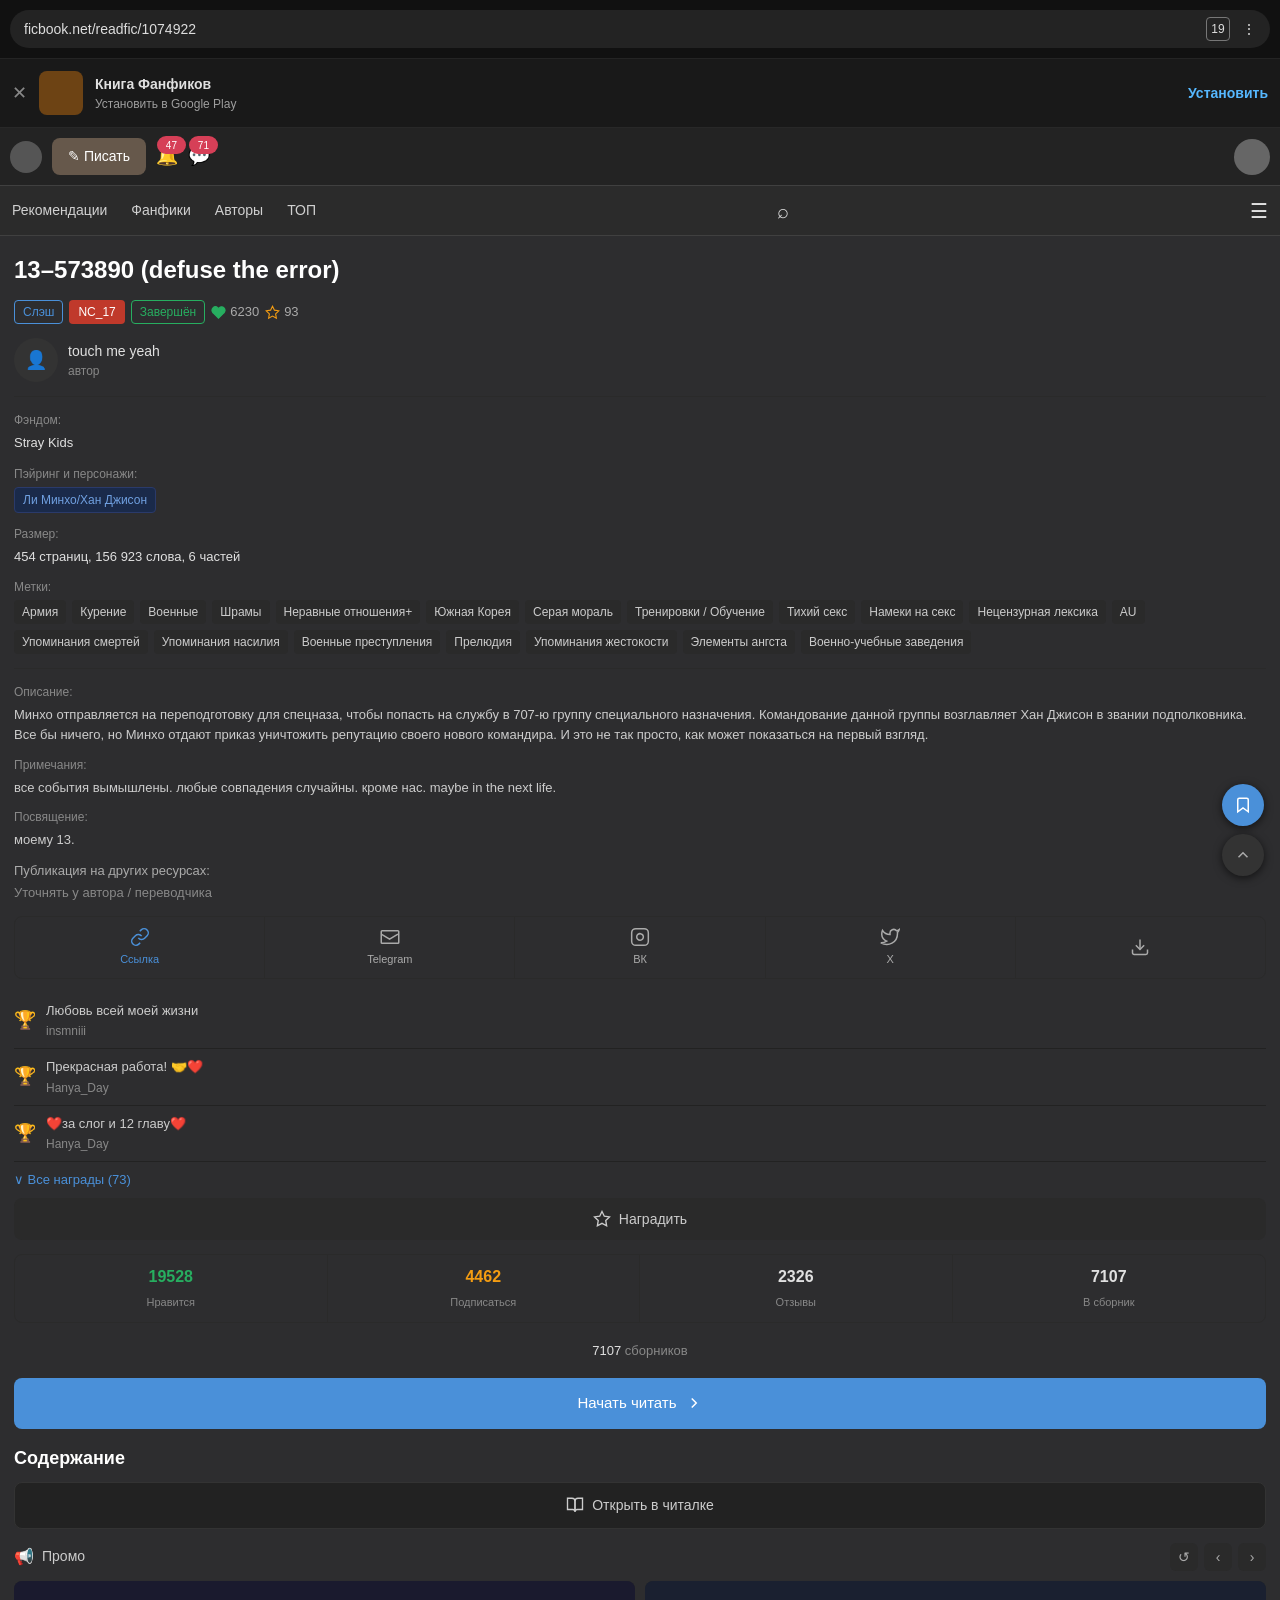
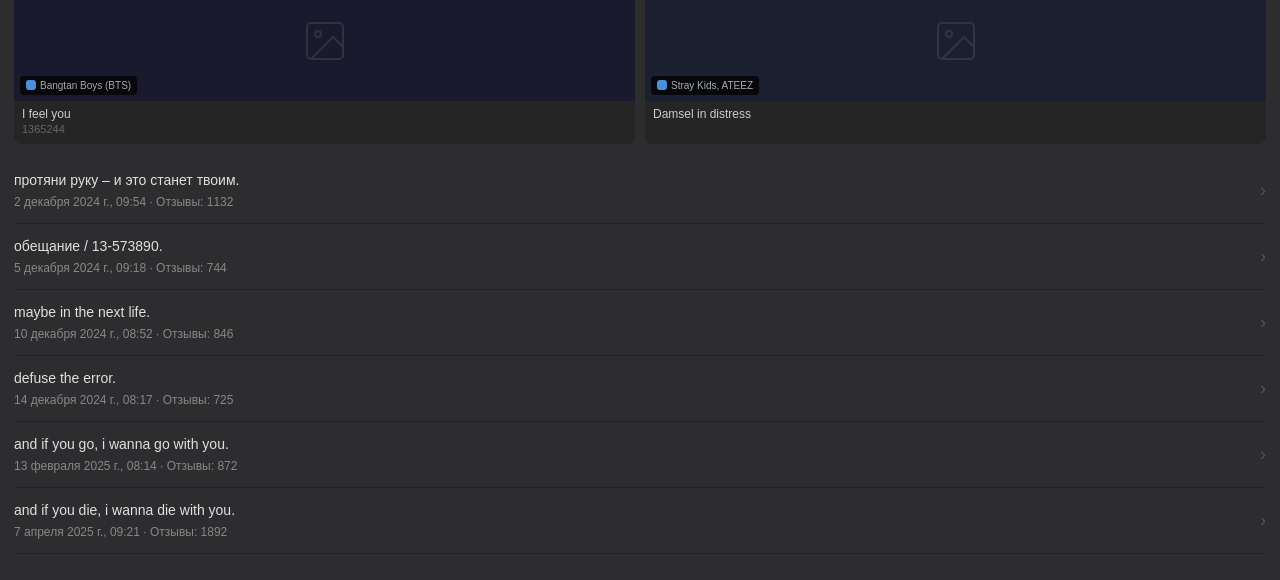
<file: index.html>
<!DOCTYPE html>
<html lang="ru">
<head>
<meta charset="UTF-8">
<meta name="viewport" content="width=device-width, initial-scale=1.0, maximum-scale=1.0, user-scalable=no">
<title>13–573890 (defuse the error) — Ficbook Mockup</title>
<link rel="stylesheet" href="styles.css">
</head>
<body>

<!-- Browser -->
<div class="browser-bar">
  <div class="browser-pill">
    <span>ficbook.net/readfic/1074922</span>
    <div class="browser-right">
      <div class="tab-count">19</div>
      <span>⋮</span>
    </div>
  </div>
</div>

<!-- Install banner -->
<div class="install-banner">
  <div class="close">✕</div>
  <div class="app-icon"></div>
  <div class="banner-content">
    <div class="banner-title">Книга Фанфиков</div>
    <div class="banner-sub">Установить в Google Play</div>
  </div>
  <div class="install-link">Установить</div>
</div>

<!-- Top navigation -->
<div class="top-nav">
  <div class="logo"></div>
  <div class="write-btn">✎ Писать</div>
  <div class="notif">
    🔔
    <span class="badge">47</span>
  </div>
  <div class="notif">
    💬
    <span class="badge">71</span>
  </div>
  <div class="avatar"></div>
</div>

<!-- Tabs -->
<div class="tabs">
  <div class="tab">Рекомендации</div>
  <div class="tab">Фанфики</div>
  <div class="tab">Авторы</div>
  <div class="tab">ТОП</div>
  <div class="search-btn">⌕</div>
  <div class="menu-btn">☰</div>
</div>

<!-- Fic Info Page -->
<div class="fic-page">

  <div class="fic-title">13–573890 (defuse the error)</div>

  <!-- Badges Row -->
  <div class="fic-badges">
    <div class="badge badge-oo">Слэш</div>
    <div class="badge badge-r">NC_17</div>
    <div class="badge badge-complete">Завершён</div>
    <div class="stat-inline likes">
      <svg viewBox="0 0 24 24"><path d="M20.84 4.61a5.5 5.5 0 00-7.78 0L12 5.67l-1.06-1.06a5.5 5.5 0 00-7.78 7.78l1.06 1.06L12 21.23l7.78-7.78 1.06-1.06a5.5 5.5 0 000-7.78z"/></svg>
      <span>6230</span>
    </div>
    <div class="stat-inline awards">
      <svg viewBox="0 0 24 24" stroke="#f39c12" stroke-width="1.8" fill="none"><path d="M12 2L15.09 8.26L22 9.27L17 14.14L18.18 21.02L12 17.77L5.82 21.02L7 14.14L2 9.27L8.91 8.26L12 2z"/></svg>
      <span>93</span>
    </div>
  </div>

  <!-- Author -->
  <div class="author-row">
    <div class="author-avatar">👤</div>
    <div>
      <div class="author-name">touch me yeah</div>
      <div class="author-role">автор</div>
    </div>
  </div>

  <hr class="divider-h">

  <!-- Meta: Fandom -->
  <div class="meta-block">
    <div class="meta-label">Фэндом:</div>
    <div class="meta-value">Stray Kids</div>
  </div>

  <!-- Meta: Pairing -->
  <div class="meta-block">
    <div class="meta-label">Пэйринг и персонажи:</div>
    <div class="tags-wrap">
      <span class="tag pairing">Ли Минхо/Хан Джисон</span>
    </div>
  </div>

  <!-- Meta: Size -->
  <div class="meta-block">
    <div class="meta-label">Размер:</div>
    <div class="meta-value">454 страниц, 156 923 слова, 6 частей</div>
  </div>

  <!-- Meta: Tags -->
  <div class="meta-block">
    <div class="meta-label">Метки:</div>
    <div class="tags-wrap">
      <span class="tag">Армия</span>
      <span class="tag">Курение</span>
      <span class="tag">Военные</span>
      <span class="tag">Шрамы</span>
      <span class="tag">Неравные отношения+</span>
      <span class="tag">Южная Корея</span>
      <span class="tag">Серая мораль</span>
      <span class="tag">Тренировки / Обучение</span>
      <span class="tag">Тихий секс</span>
      <span class="tag">Намеки на секс</span>
      <span class="tag">Нецензурная лексика</span>
      <span class="tag">AU</span>
      <span class="tag">Упоминания смертей</span>
      <span class="tag">Упоминания насилия</span>
      <span class="tag">Военные преступления</span>
      <span class="tag">Прелюдия</span>
      <span class="tag">Упоминания жестокости</span>
      <span class="tag">Элементы ангста</span>
      <span class="tag">Военно-учебные заведения</span>
    </div>
  </div>

  <hr class="divider-h">

  <!-- Description -->
  <div class="meta-block">
    <div class="meta-label">Описание:</div>
    <div style="font-size:13px;color:#ccc;margin:4px 0 2px">Минхо отправляется на переподготовку для спецназа, чтобы попасть на службу в 707-ю группу специального назначения. Командование данной группы возглавляет Хан Джисон в звании подполковника. Все бы ничего, но Минхо отдают приказ уничтожить репутацию своего нового командира. И это не так просто, как может показаться на первый взгляд.
    </div>
  </div>

  <!-- Notes -->
  <div class="notes-section">
    <div class="meta-label">Примечания:</div>
    <div style="font-size:13px;color:#ccc;margin:4px 0 2px">все события вымышлены. любые совпадения случайны. кроме нас. maybe in the
        next life.</div>
  </div>

  <!-- Dedication -->
  <div class="meta-block">
    <div class="meta-label">Посвящение:</div>
    <div style="font-size:13px;color:#ccc;margin:4px 0 2px">
        моему 13.
    </div>
  </div>

  <!-- Publication -->
  <div class="pub-section">
    <div class="pub-label">Публикация на других ресурсах:</div>
    <div>Уточнять у автора / переводчика</div>
  </div>

  <!-- Social Share Bar -->
  <div class="social-bar">
    <div class="social-btn link-icon">
      <svg viewBox="0 0 24 24"><path d="M10 13a5 5 0 007.54.54l3-3a5 5 0 00-7.07-7.07l-1.72 1.71"/><path d="M14 11a5 5 0 00-7.54-.54l-3 3a5 5 0 007.07 7.07l1.71-1.71"/></svg>
      Ссылка
    </div>
    <div class="social-btn">
      <svg viewBox="0 0 24 24"><path d="M21.5 4.5h-19A1 1 0 001.5 5.5v13a1 1 0 001 1h19a1 1 0 001-1v-13a1 1 0 00-1-1z"/><path d="M1.5 8.5l10 6 10-6"/></svg>
      Telegram
    </div>
    <div class="social-btn">
      <svg viewBox="0 0 24 24"><rect x="2" y="2" width="20" height="20" rx="5"/><path d="M16 11.37A4 4 0 1112.63 8 4 4 0 0116 11.37z"/><line x1="17.5" y1="6.5" x2="17.51" y2="6.5"/></svg>
      ВК
    </div>
    <div class="social-btn">
      <svg viewBox="0 0 24 24"><path d="M23 3a10.9 10.9 0 01-3.14 1.53A4.48 4.48 0 0012 8v1A10.66 10.66 0 013 4s-4 9 5 13a11.64 11.64 0 01-7 2c9 5 20 0 20-11.5a4.5 4.5 0 00-.08-.83A7.72 7.72 0 0023 3z"/></svg>
      X
    </div>
    <div class="social-btn">
      <svg viewBox="0 0 24 24"><path d="M21 15v4a2 2 0 01-2 2H5a2 2 0 01-2-2v-4"/><polyline points="7 10 12 15 17 10"/><line x1="12" y1="15" x2="12" y2="3"/></svg>
    </div>
  </div>

  <!-- Awards / Rewards -->
  <div class="rewards-section">
    <div class="reward-item">
      <span class="reward-icon">🏆</span>
      <div class="reward-text">
        <div>Любовь всей моей жизни</div>
        <div class="reward-author">insmniii</div>
      </div>
    </div>
    <div class="reward-item">
      <span class="reward-icon">🏆</span>
      <div class="reward-text">
        <div>Прекрасная работа! 🤝❤️</div>
        <div class="reward-author">Hanya_Day</div>
      </div>
    </div>
    <div class="reward-item">
      <span class="reward-icon">🏆</span>
      <div class="reward-text">
        <div>❤️за слог и 12 главу❤️</div>
        <div class="reward-author">Hanya_Day</div>
      </div>
    </div>
    <a class="see-all" href="#">∨ Все награды (73)</a>
    <button class="reward-btn">
      <svg viewBox="0 0 24 24"><path d="M12 2L15.09 8.26L22 9.27L17 14.14L18.18 21.02L12 17.77L5.82 21.02L7 14.14L2 9.27L8.91 8.26L12 2z"/></svg>
      Наградить
    </button>
  </div>

  <!-- Stats Grid -->
  <div class="stats-row">
    <div class="stat-cell">
      <span class="stat-num green">19528</span>
      <span class="stat-label">Нравится</span>
    </div>
    <div class="stat-cell">
      <span class="stat-num star">4462</span>
      <span class="stat-label">Подписаться</span>
    </div>
    <div class="stat-cell">
      <span class="stat-num">2326</span>
      <span class="stat-label">Отзывы</span>
    </div>
    <div class="stat-cell">
      <span class="stat-num">7107</span>
      <span class="stat-label">В сборник</span>
    </div>
  </div>

  <div class="collections-row">
    <span class="collections-num">7107</span> сборников
  </div>

  <!-- Start Reading CTA -->
  <a class="start-reading-btn" href="chapter-1.html">
    Начать читать
    <svg viewBox="0 0 24 24"><polyline points="9 18 15 12 9 6"/></svg>
  </a>

  <!-- Table of Contents -->
  <div class="toc-header">Содержание</div>

  <a class="open-reader-btn" href="chapter-1.html">
    <svg viewBox="0 0 24 24"><path d="M2 3h6a4 4 0 014 4v14a3 3 0 00-3-3H2z"/><path d="M22 3h-6a4 4 0 00-4 4v14a3 3 0 013-3h7z"/></svg>
    Открыть в читалке
  </a>

  <!-- Promo Section -->
  <div class="promo-section">
    <div class="promo-label-row">
      <span style="font-size:16px">📢</span>
      <span class="promo-title">Промо</span>
      <div class="promo-controls">
        <button class="promo-ctrl">↺</button>
        <button class="promo-ctrl">‹</button>
        <button class="promo-ctrl">›</button>
      </div>
    </div>
    <div class="promo-cards">
      <div class="promo-card">
        <div class="promo-card-img" style="background:#1a1a2e">
          <svg width="48" height="48" viewBox="0 0 24 24" fill="none" stroke="#666" stroke-width="1"><rect x="3" y="3" width="18" height="18" rx="2"/><circle cx="8.5" cy="8.5" r="1.5"/><polyline points="21 15 16 10 5 21"/></svg>
          <div class="fandom-tag"><span class="fandom-dot"></span>Bangtan Boys (BTS)</div>
        </div>
        <div class="promo-card-title">
          I feel you<br>
          <span class="promo-card-sub">1365244</span>
        </div>
      </div>
      <div class="promo-card">
        <div class="promo-card-img" style="background:#1a2030">
          <svg width="48" height="48" viewBox="0 0 24 24" fill="none" stroke="#666" stroke-width="1"><rect x="3" y="3" width="18" height="18" rx="2"/><circle cx="8.5" cy="8.5" r="1.5"/><polyline points="21 15 16 10 5 21"/></svg>
          <div class="fandom-tag"><span class="fandom-dot"></span>Stray Kids, ATEEZ</div>
        </div>
        <div class="promo-card-title">Damsel in distress</div>
      </div>
    </div>
  </div>

  <!-- TOC List -->
  <div class="toc-list">
    <a class="toc-item" href="chapter-1.html">
      <div class="toc-item-text">
        <div class="toc-item-title">протяни руку – и это станет твоим.</div>
        <div class="toc-item-sub">2 декабря 2024 г., 09:54 · Отзывы: 1132</div>
      </div>
      <div class="toc-arrow">›</div>
    </a>
    <a class="toc-item" href="chapter-2.html">
      <div class="toc-item-text">
        <div class="toc-item-title">обещание / 13-573890.</div>
        <div class="toc-item-sub">5 декабря 2024 г., 09:18 · Отзывы: 744</div>
      </div>
      <div class="toc-arrow">›</div>
    </a>
    <a class="toc-item" href="chapter-3.html">
      <div class="toc-item-text">
        <div class="toc-item-title">maybe in the next life.</div>
        <div class="toc-item-sub">10 декабря 2024 г., 08:52 · Отзывы: 846</div>
      </div>
      <div class="toc-arrow">›</div>
    </a>
    <a class="toc-item" href="chapter-4.html">
      <div class="toc-item-text">
        <div class="toc-item-title">defuse the error.</div>
        <div class="toc-item-sub">14 декабря 2024 г., 08:17 · Отзывы: 725</div>
      </div>
      <div class="toc-arrow">›</div>
    </a>
    <a class="toc-item" href="chapter-5.html">
      <div class="toc-item-text">
        <div class="toc-item-title">and if you go, i wanna go with you.</div>
        <div class="toc-item-sub">13 февраля 2025 г., 08:14 · Отзывы: 872</div>
      </div>
      <div class="toc-arrow">›</div>
    </a>
    <a class="toc-item" href="chapter-6.html">
      <div class="toc-item-text">
        <div class="toc-item-title">and if you die, i wanna die with you.</div>
        <div class="toc-item-sub">7 апреля 2025 г., 09:21 · Отзывы: 1892</div>
      </div>
      <div class="toc-arrow">›</div>
    </a>
  </div>

</div><!-- end .fic-page -->

<!-- Fixed Floating Buttons -->
<div class="fixed-actions">
  <button class="fixed-btn bookmark-btn" aria-label="Добавить в закладки" onclick="this.style.background=this.style.background==\'#27ae60\'?\'#4a90d9\':\'#27ae60\'">
    <svg width="18" height="18" viewBox="0 0 24 24" fill="none" stroke="#fff" stroke-width="2"><path d="M19 21l-7-5-7 5V5a2 2 0 012-2h10a2 2 0 012 2z"/></svg>
  </button>
  <button class="fixed-btn scroll-top-btn" aria-label="Наверх" onclick="window.scrollTo({top:0,behavior:'smooth'})">
    <svg width="18" height="18" viewBox="0 0 24 24" fill="none" stroke="#aaa" stroke-width="2"><polyline points="18 15 12 9 6 15"/></svg>
  </button>
</div>

</body>
</html>
</file>
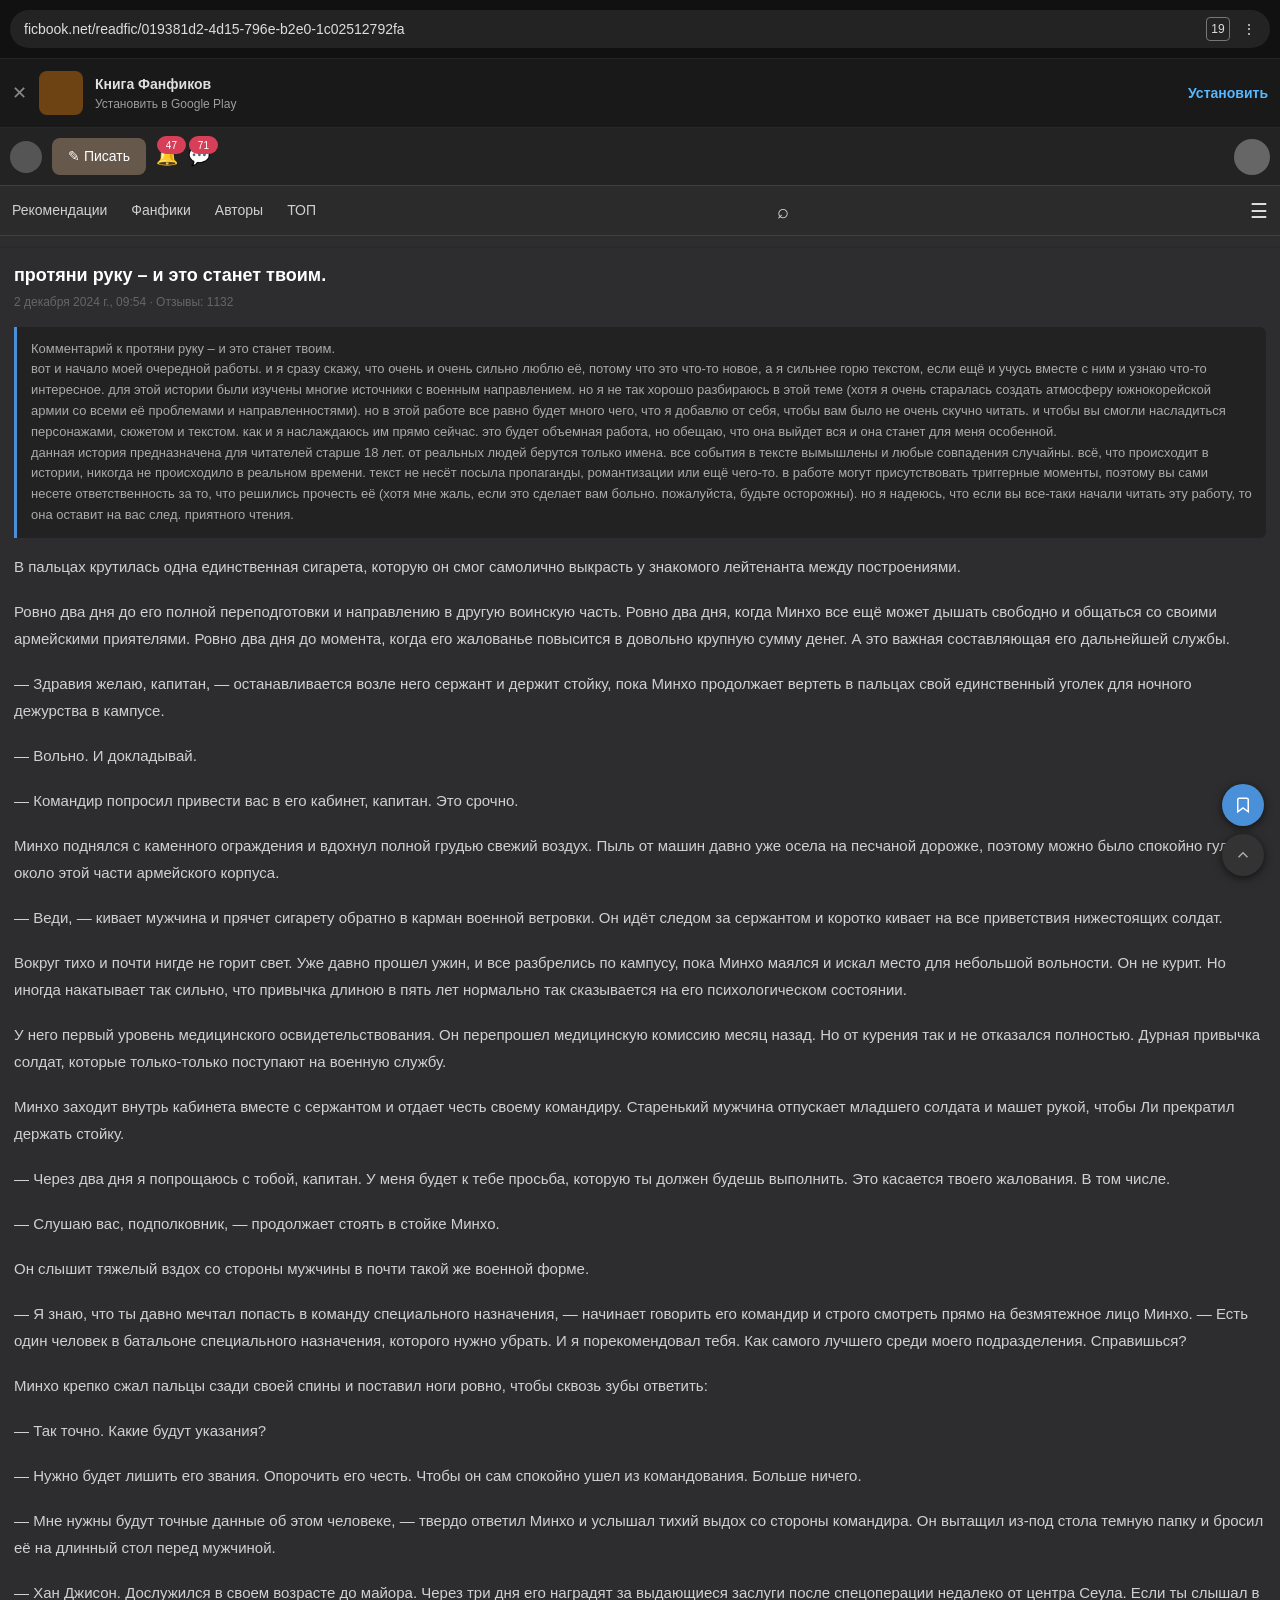
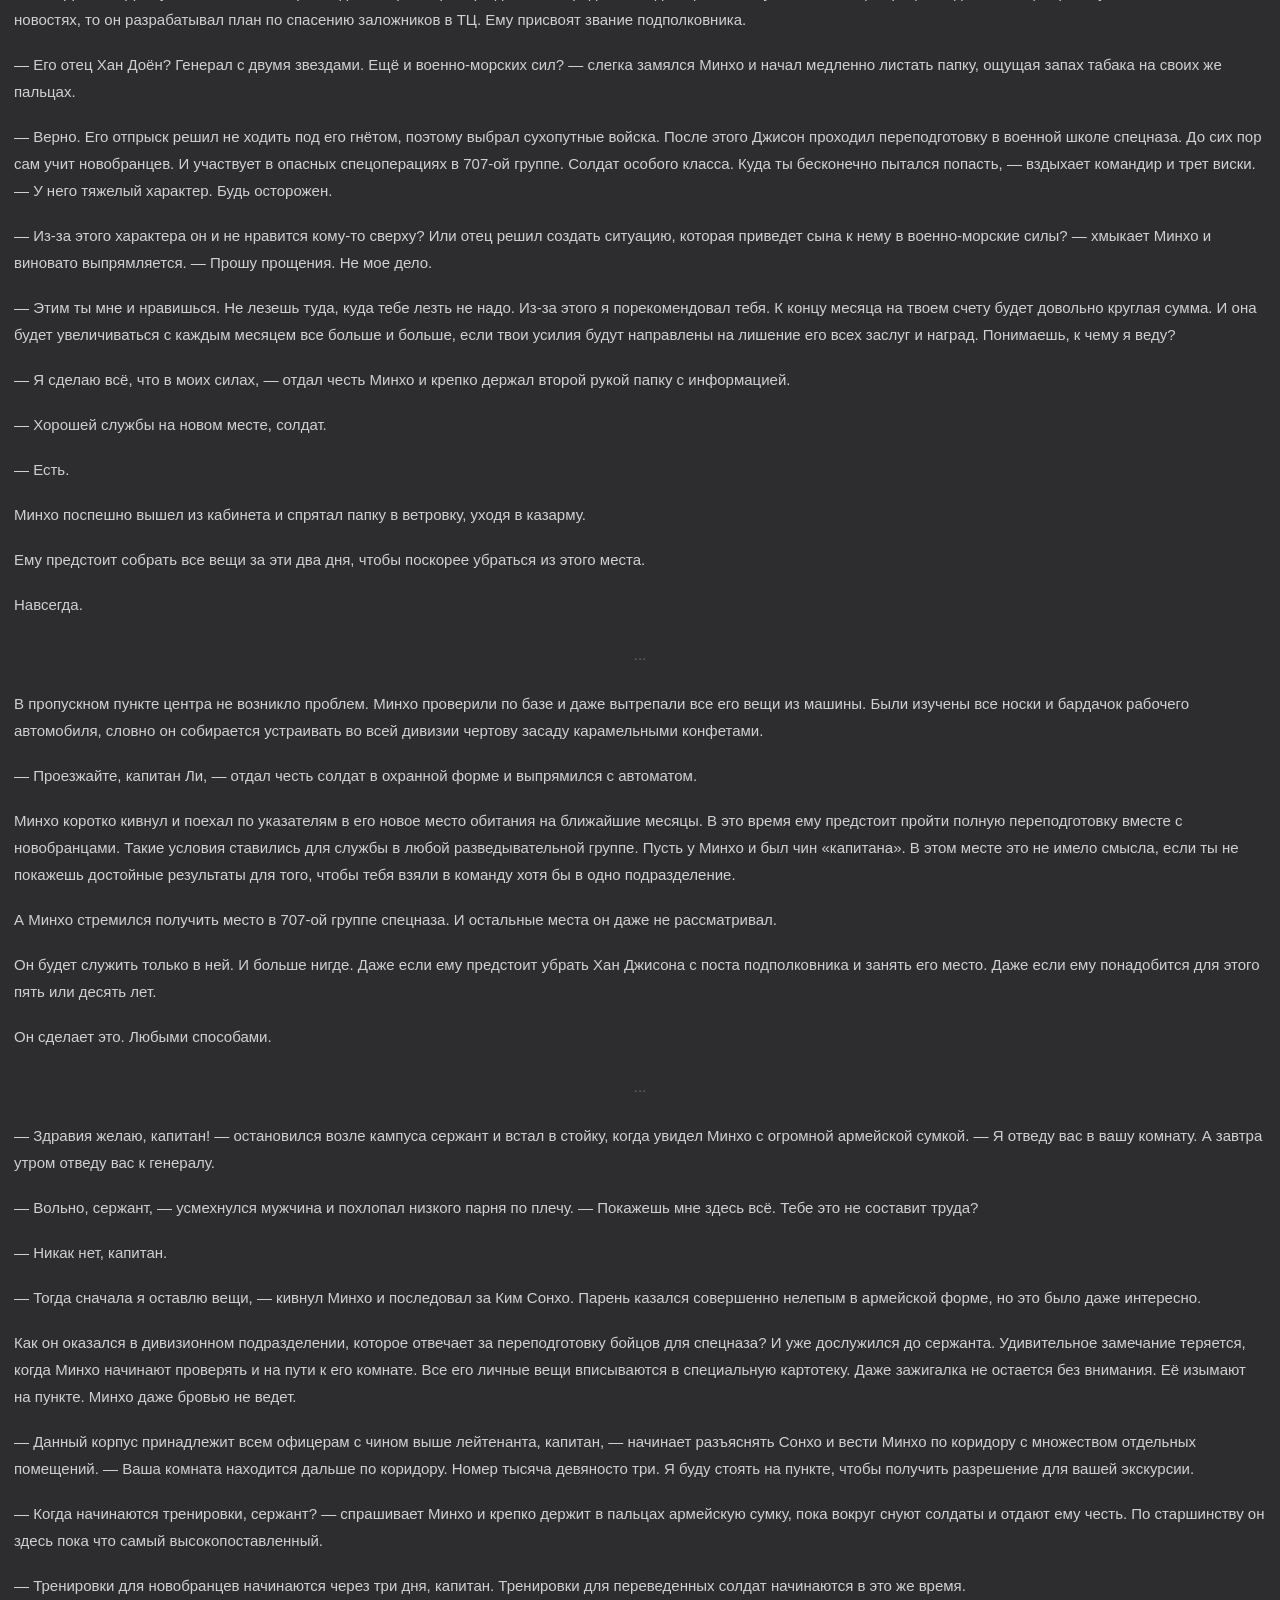
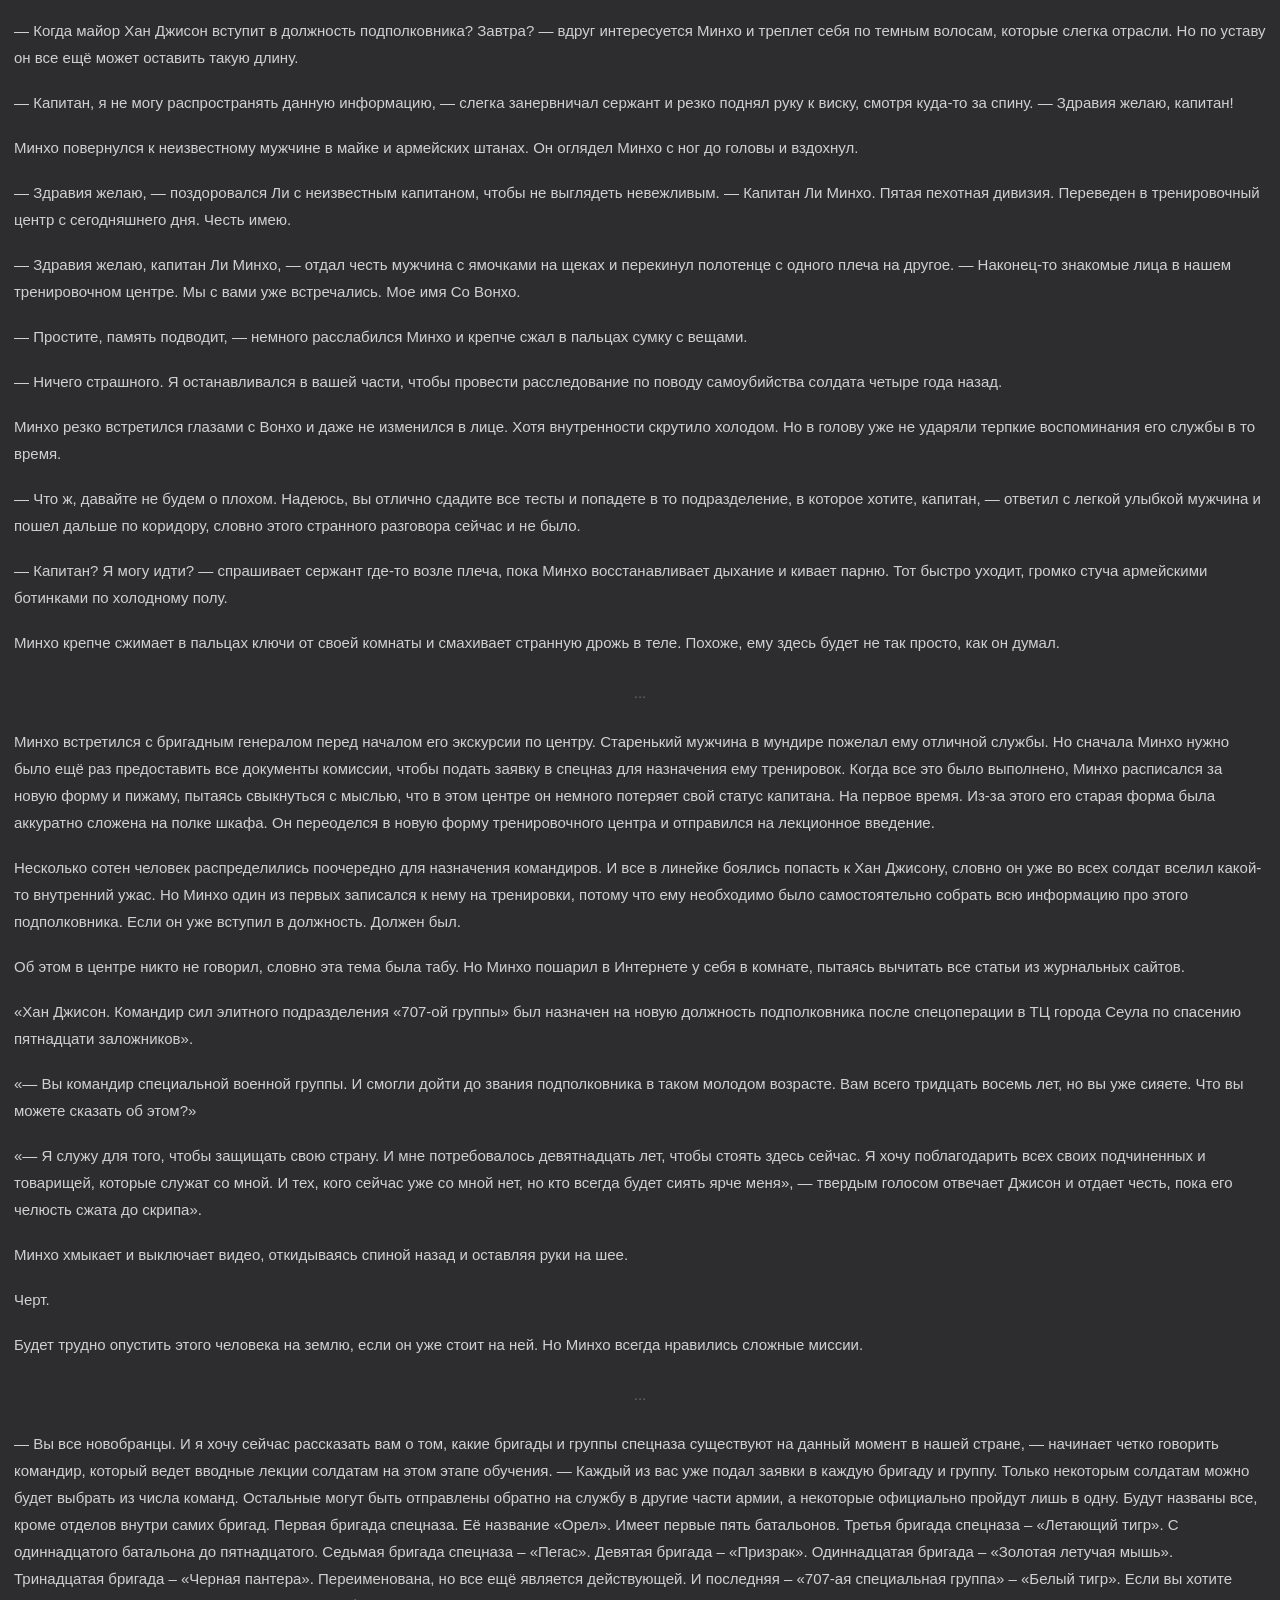
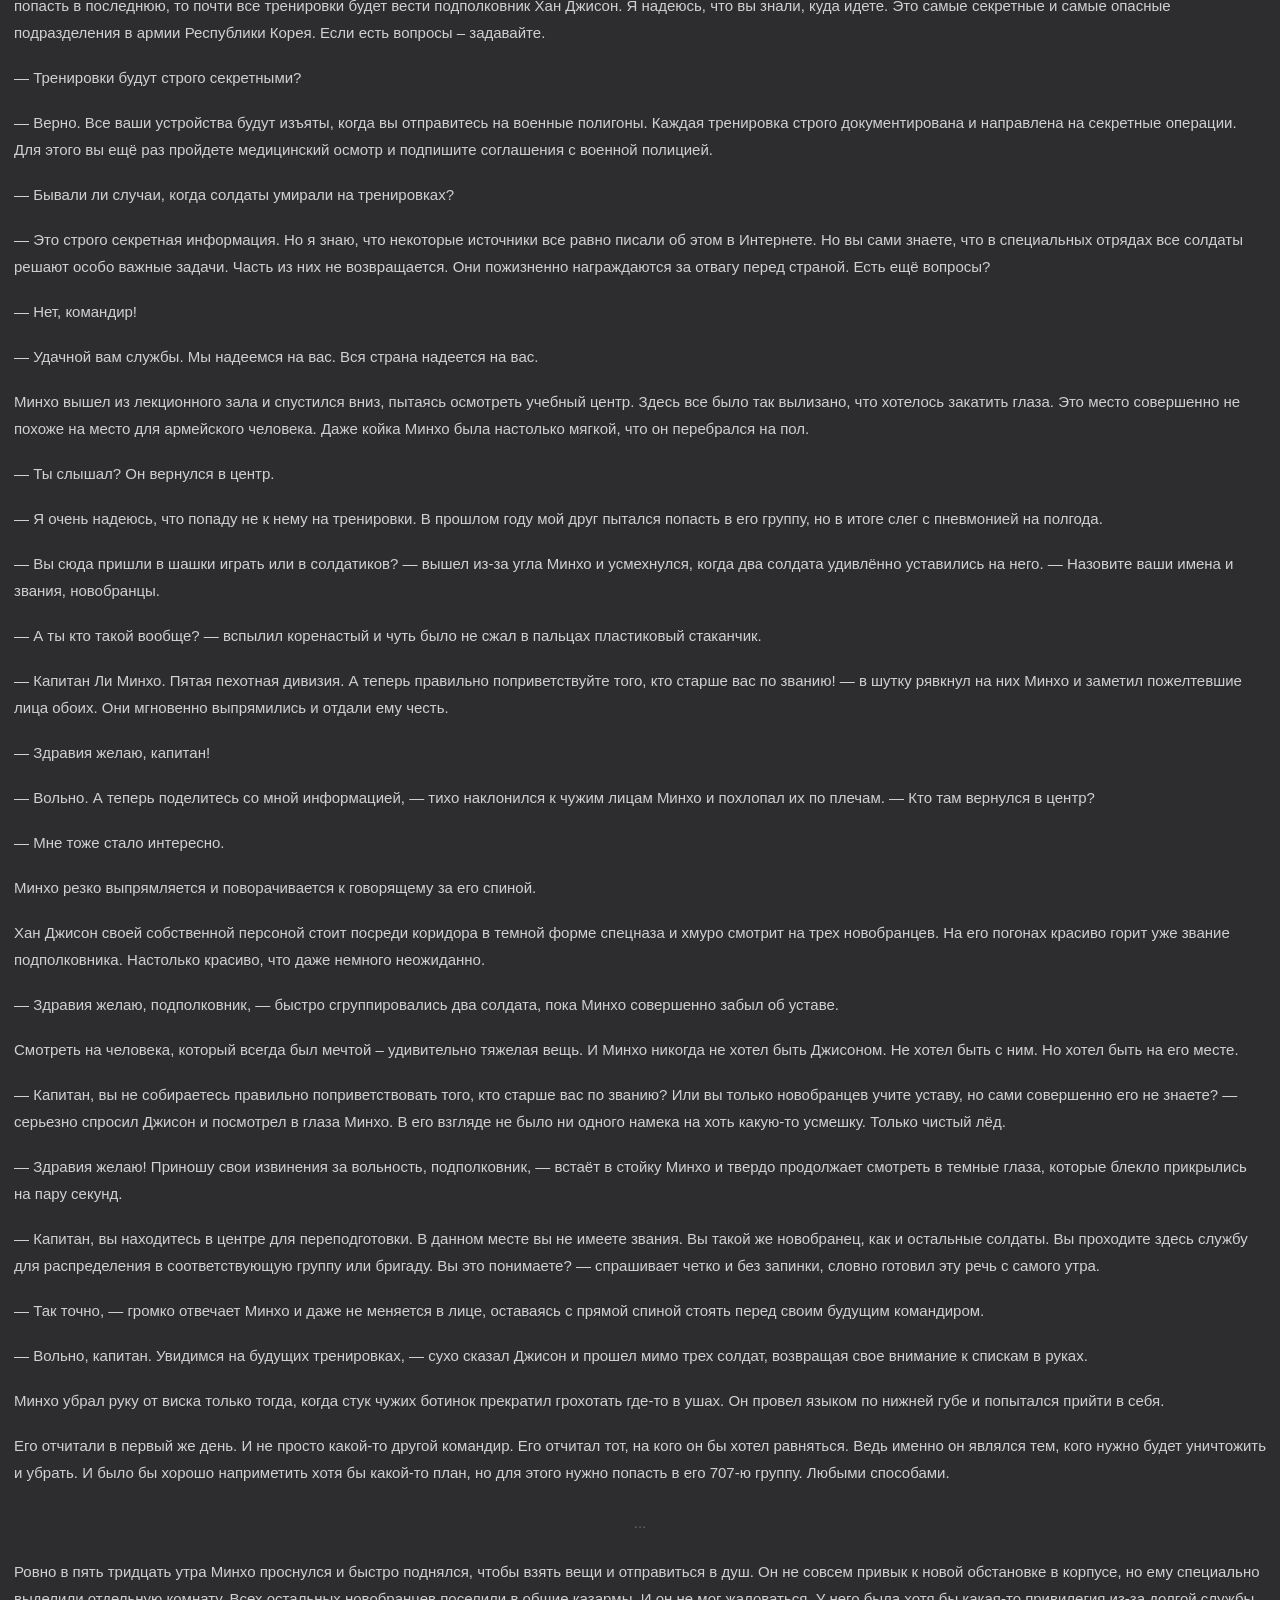
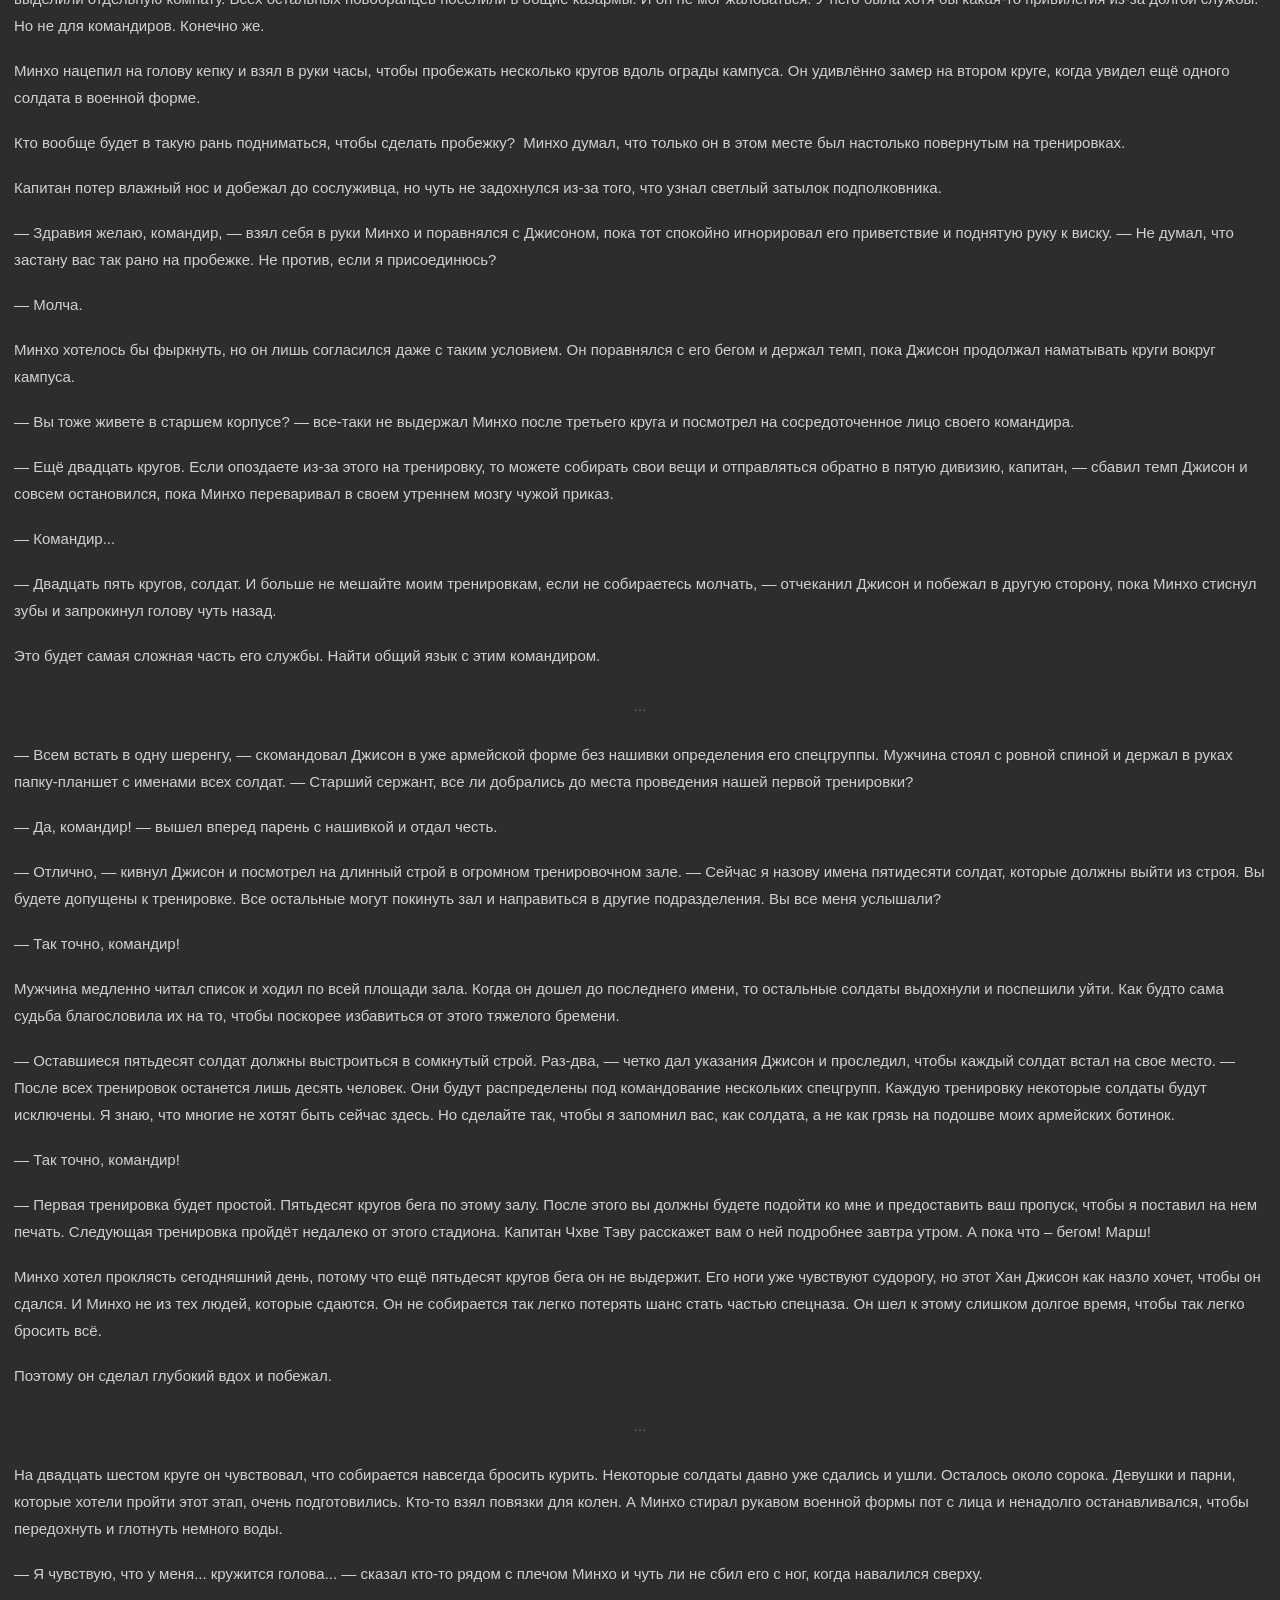
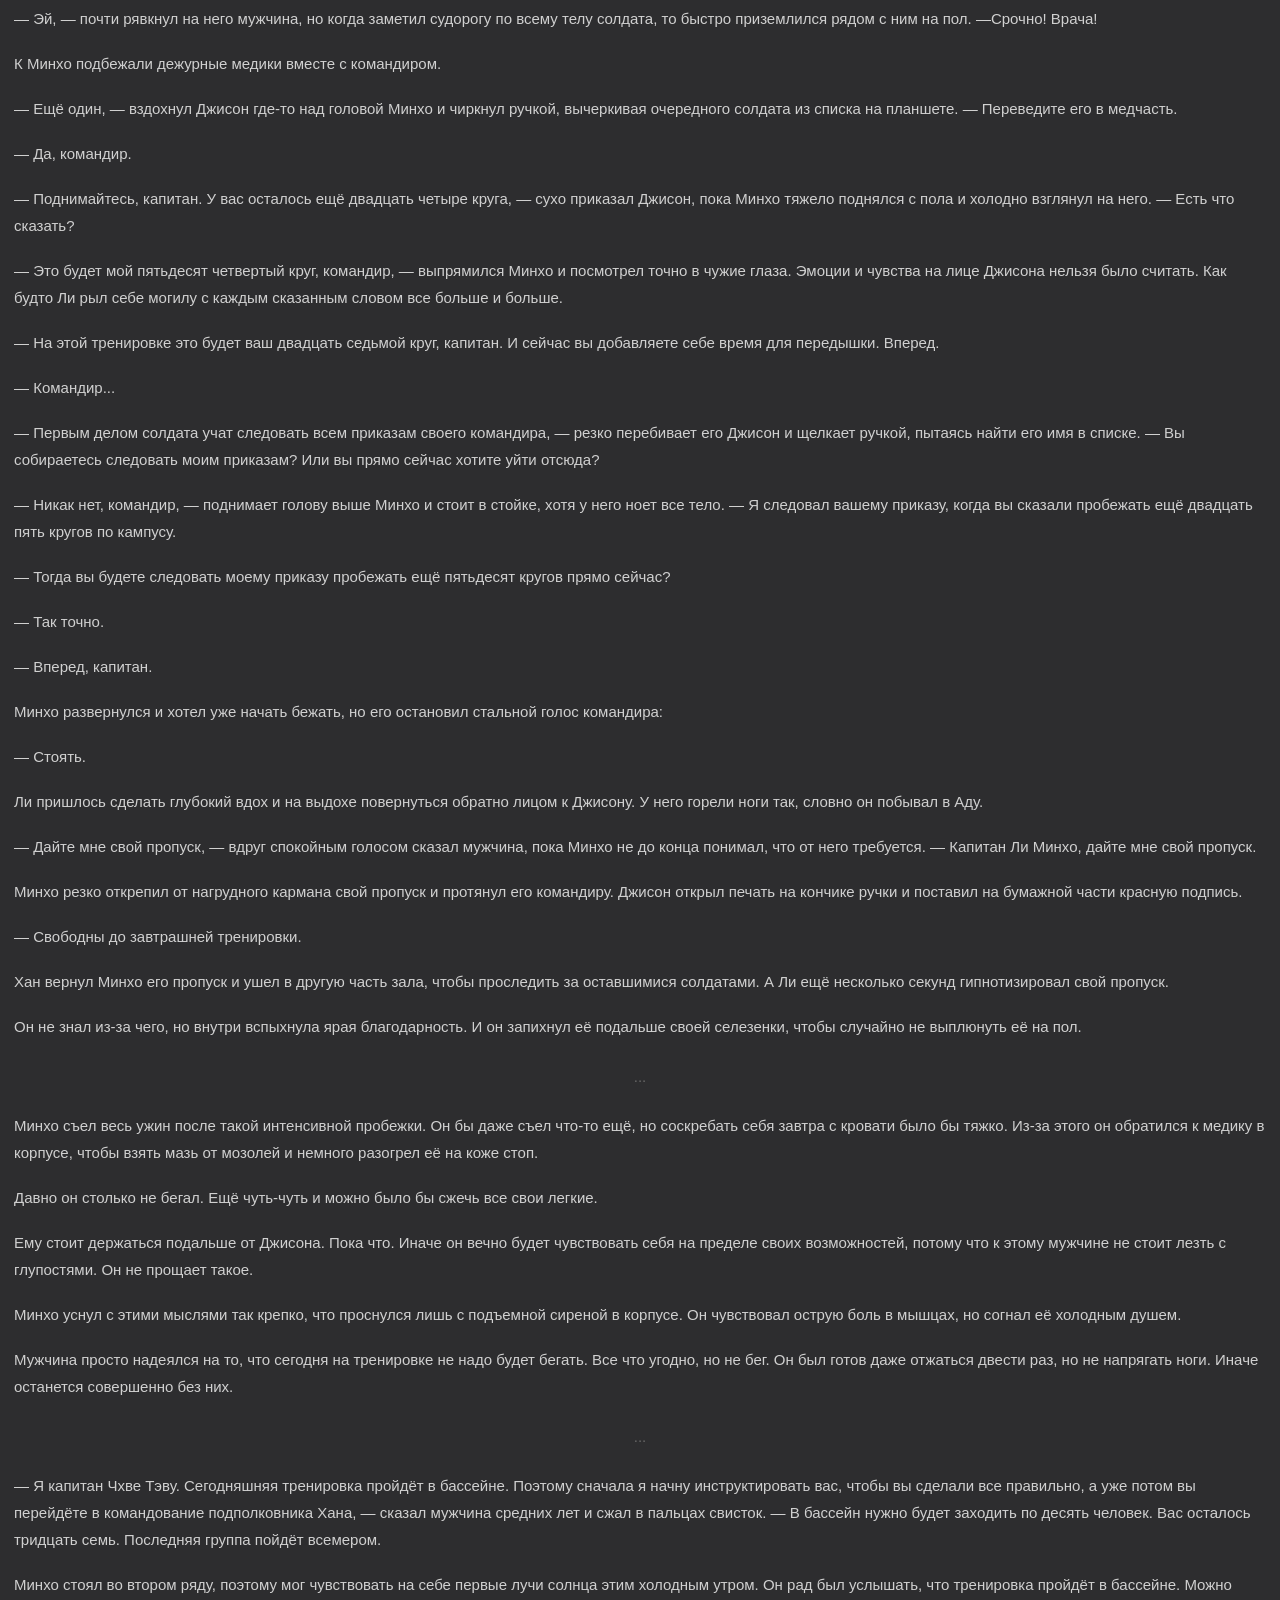
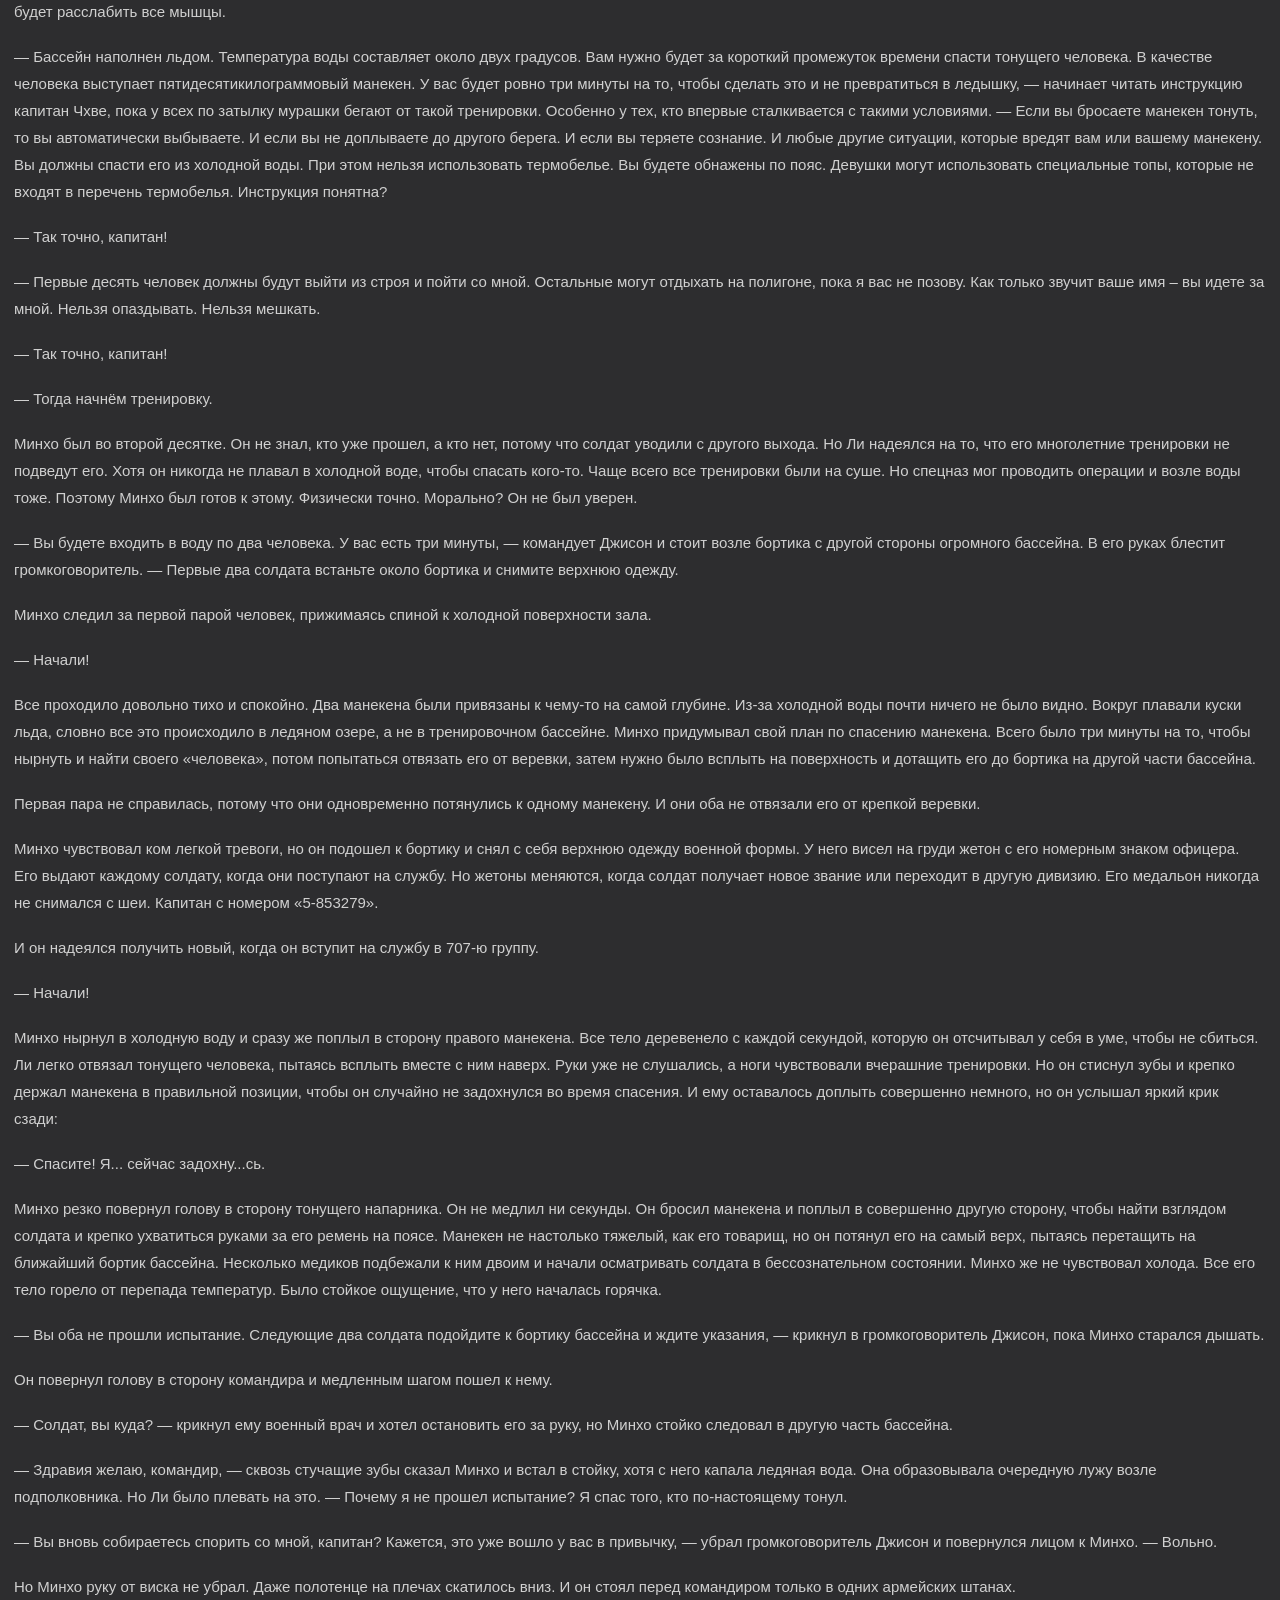
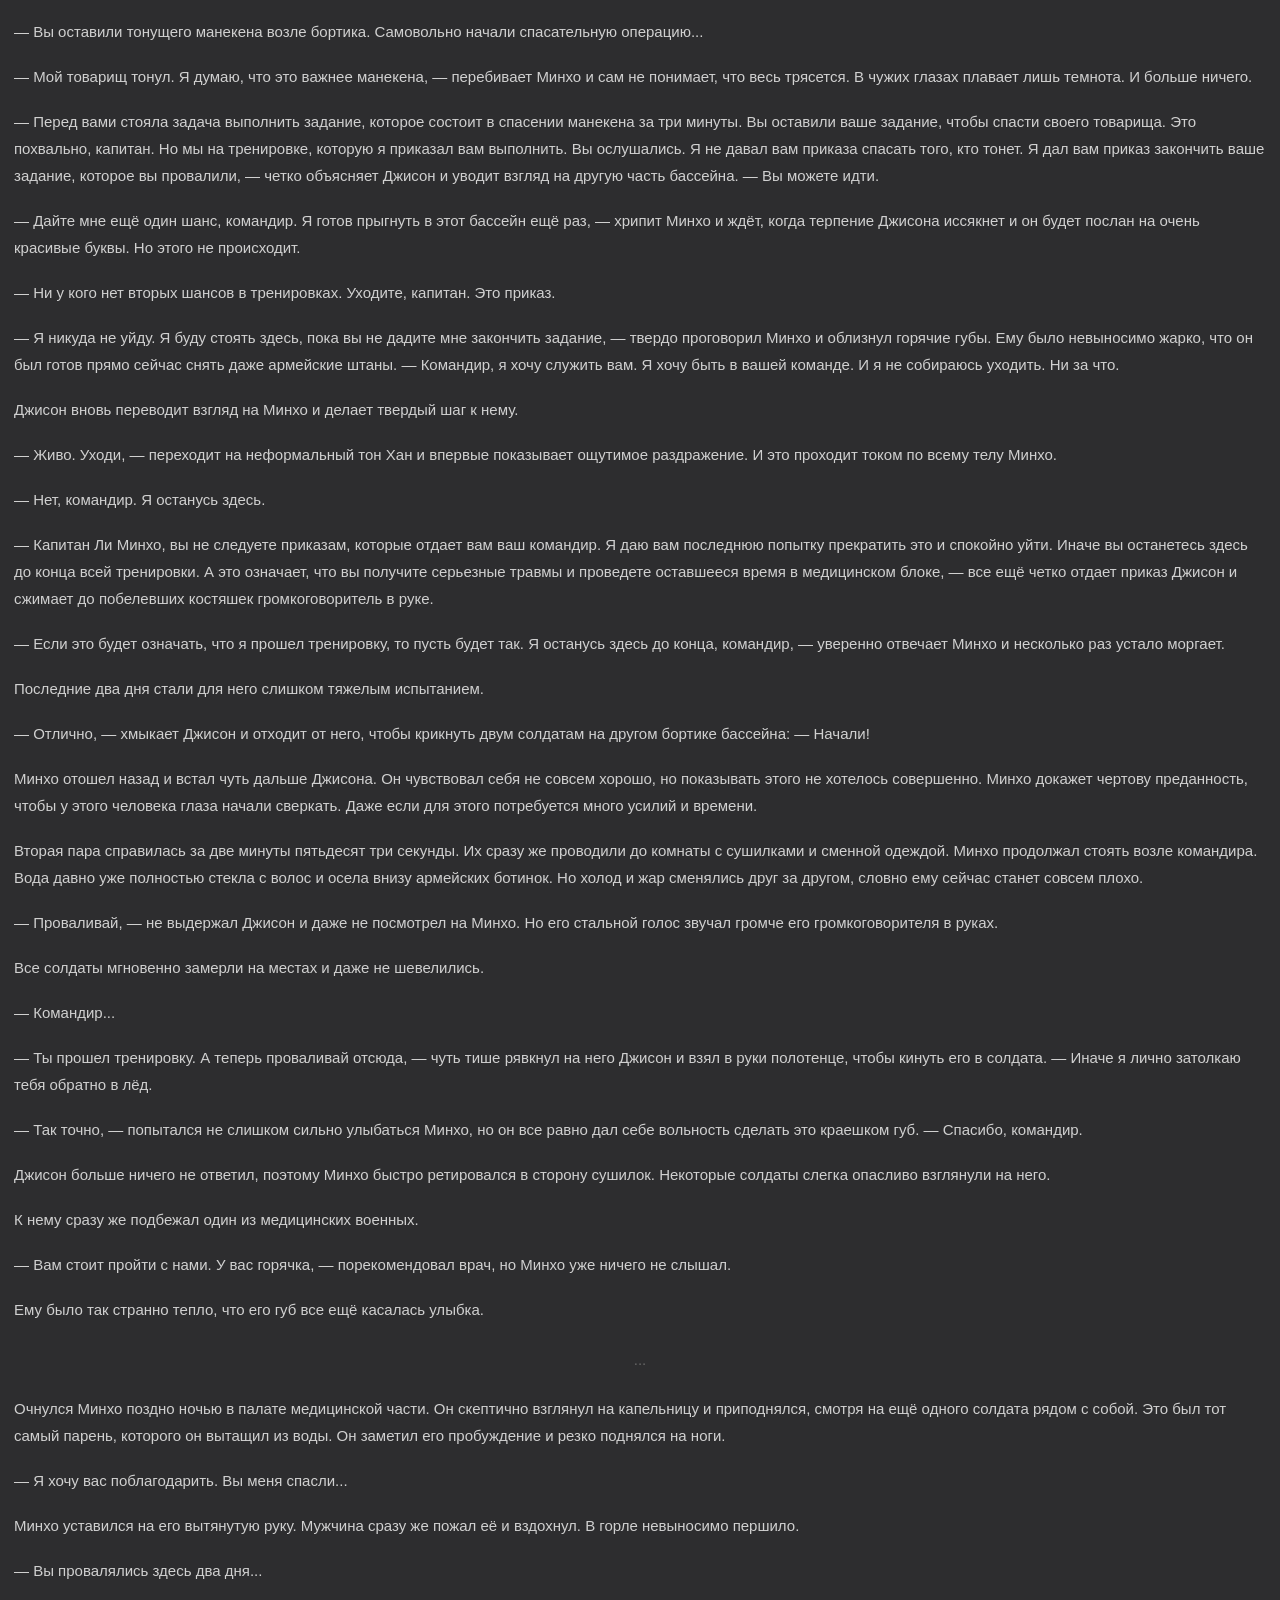
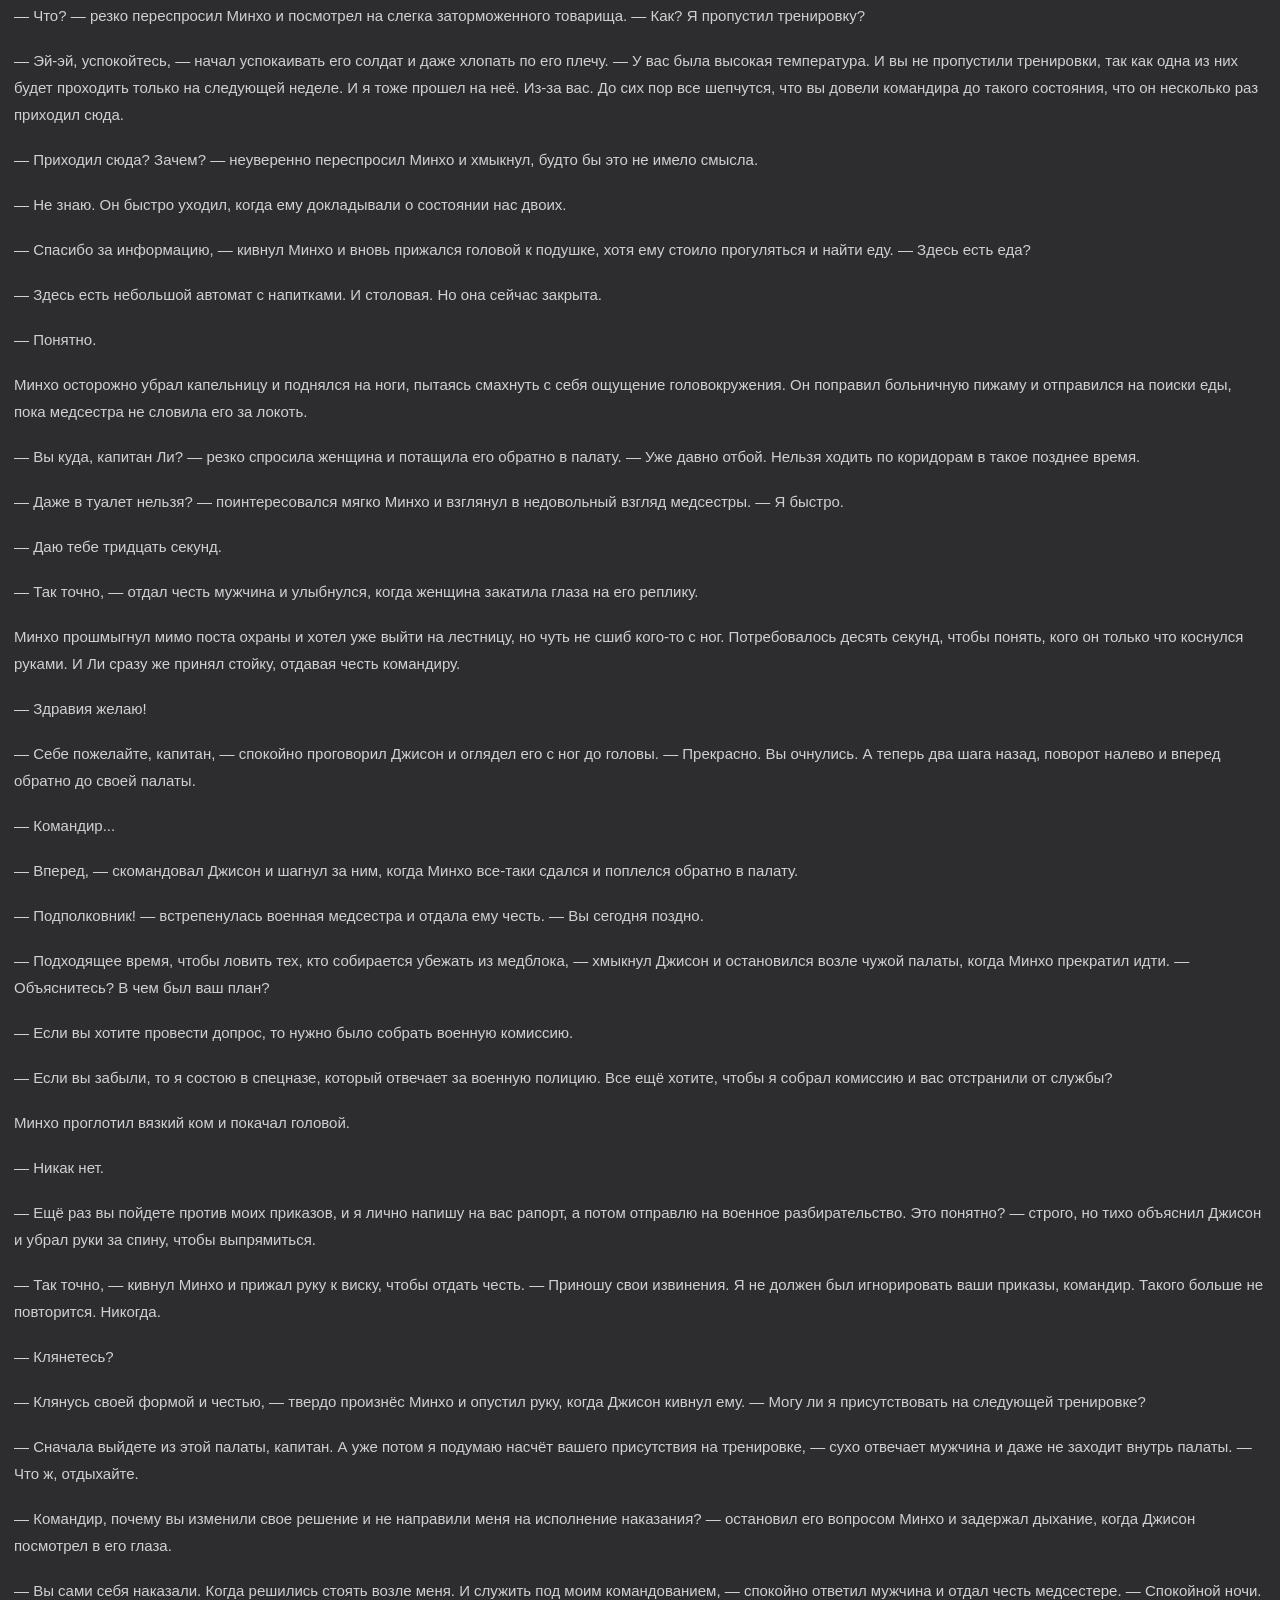
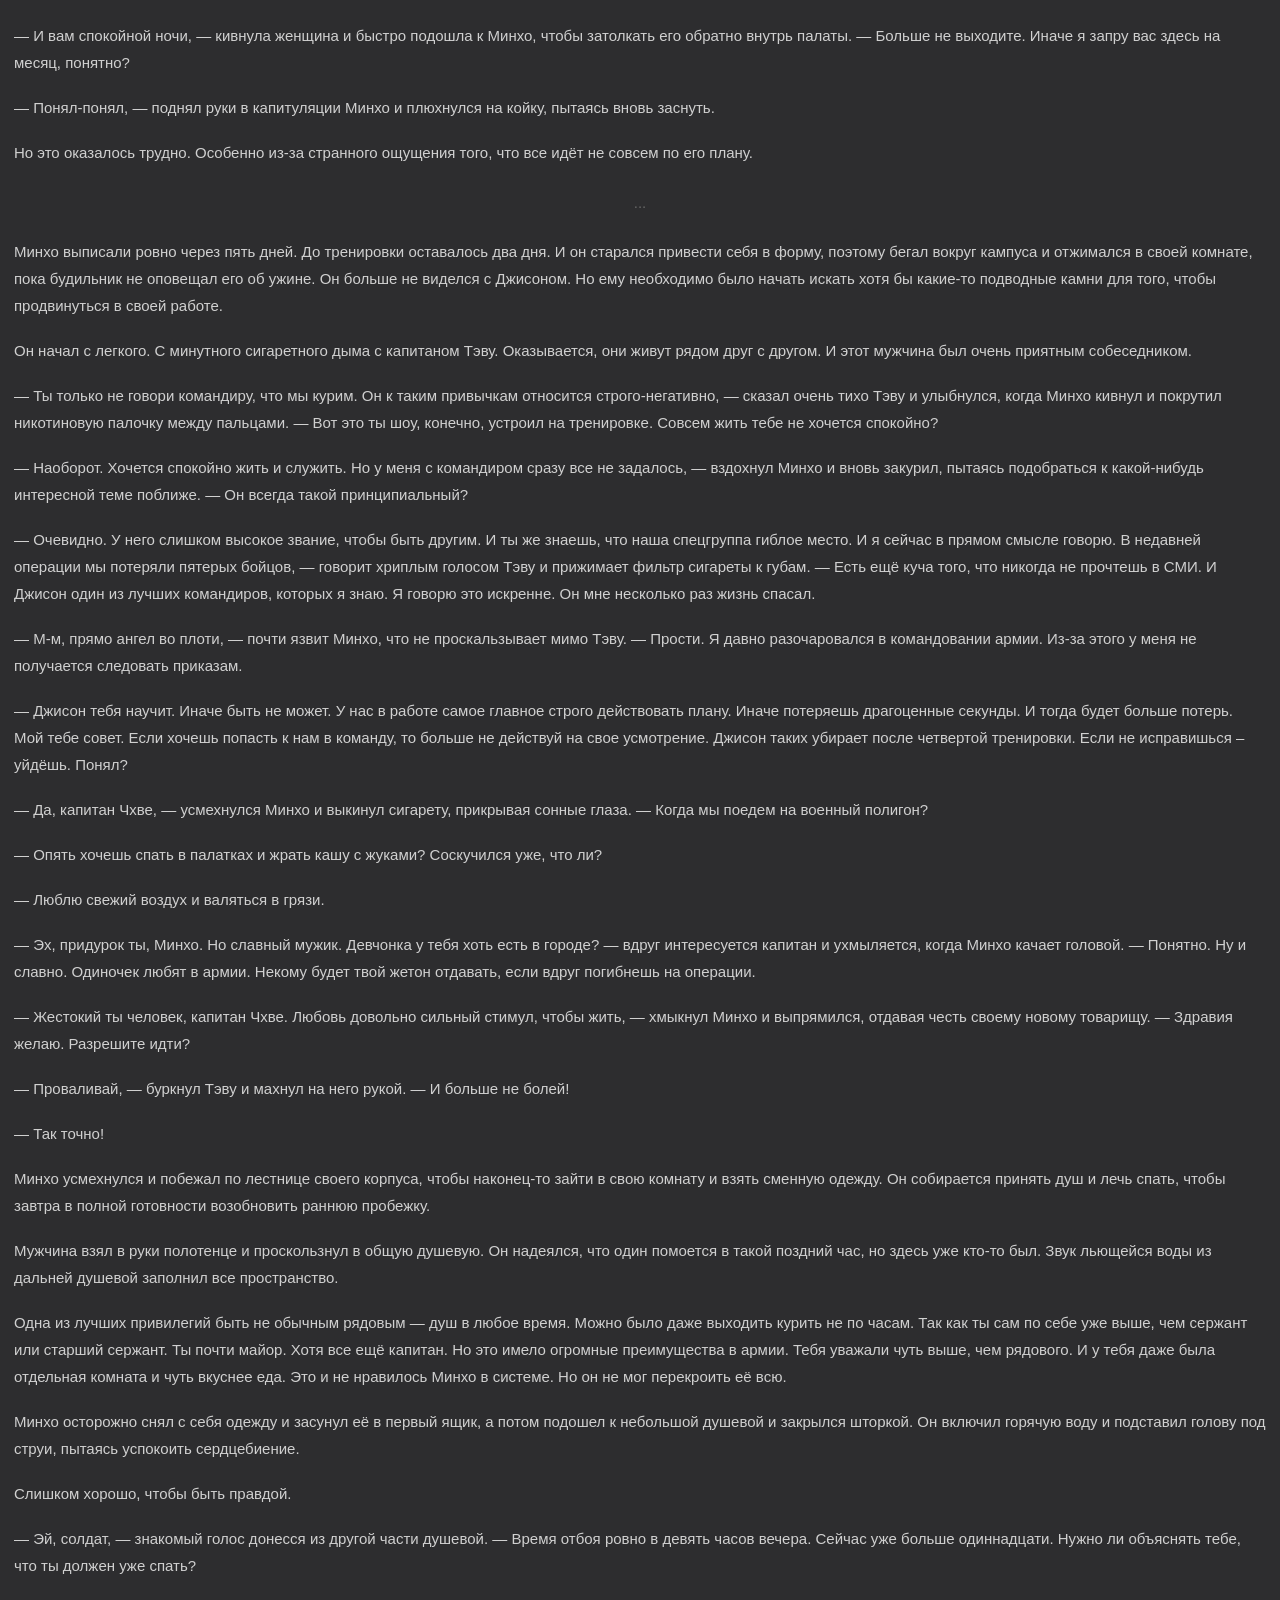
<file: chapter-1.html>
<!DOCTYPE html>
<html lang="ru">
<head>
<meta charset="UTF-8">
<meta name="viewport" content="width=device-width, initial-scale=1.0, maximum-scale=1.0, user-scalable=no">
<title>протяни руку – и это станет твоим. — 13–573890</title>
<link rel="stylesheet" href="styles.css">
</head>
<body>

<div class="browser-bar">
  <div class="browser-pill">
    <span>ficbook.net/readfic/019381d2-4d15-796e-b2e0-1c02512792fa</span>
    <div class="browser-right">
      <div class="tab-count">19</div>
      <span>⋮</span>
    </div>
  </div>
</div>

<div class="install-banner">
  <div class="close">✕</div>
  <div class="app-icon"></div>
  <div class="banner-content">
    <div class="banner-title">Книга Фанфиков</div>
    <div class="banner-sub">Установить в Google Play</div>
  </div>
  <div class="install-link">Установить</div>
</div>

<div class="top-nav">
  <div class="logo"></div>
  <div class="write-btn">✎ Писать</div>
  <div class="notif">🔔<span class="badge">47</span></div>
  <div class="notif">💬<span class="badge">71</span></div>
  <div class="avatar"></div>
</div>

<div class="tabs">
  <div class="tab">Рекомендации</div>
  <div class="tab">Фанфики</div>
  <div class="tab">Авторы</div>
  <div class="tab">ТОП</div>
  <div class="search-btn">⌕</div>
  <div class="menu-btn">☰</div>
</div>

<div class="reading-section">
  <div class="reading-header">протяни руку – и это станет твоим.</div>
  <div class="reading-meta">2 декабря 2024 г., 09:54 · Отзывы: 1132</div>
  <div class="reading-body">

    <div class="author-note">Комментарий к протяни руку – и это станет твоим.<br>вот и начало моей очередной работы. и я сразу скажу, что очень и очень сильно люблю её, потому что это что-то новое, а я сильнее горю текстом, если ещё и учусь вместе с ним и узнаю что-то интересное. для этой истории были изучены многие источники с военным направлением. но я не так хорошо разбираюсь в этой теме (хотя я очень старалась создать атмосферу южнокорейской армии со всеми её проблемами и направленностями). но в этой работе все равно будет много чего, что я добавлю от себя, чтобы вам было не очень скучно читать. и чтобы вы смогли насладиться персонажами, сюжетом и текстом. как и я наслаждаюсь им прямо сейчас. это будет объемная работа, но обещаю, что она выйдет вся и она станет для меня особенной. <br>данная история предназначена для читателей старше 18 лет. от реальных людей берутся только имена. все события в тексте вымышлены и любые совпадения случайны. всё, что происходит в истории, никогда не происходило в реальном времени. текст не несёт посыла пропаганды, романтизации или ещё чего-то. в работе могут присутствовать триггерные моменты, поэтому вы сами несете ответственность за то, что решились прочесть её (хотя мне жаль, если это сделает вам больно. пожалуйста, будьте осторожны). но я надеюсь, что если вы все-таки начали читать эту работу, то она оставит на вас след. приятного чтения.</br></div>

    <p>В пальцах крутилась одна единственная сигарета, которую он смог самолично выкрасть у знакомого лейтенанта между построениями.</p>

    <p>Ровно два дня до его полной переподготовки и направлению в другую воинскую часть. Ровно два дня, когда Минхо все ещё может дышать свободно и общаться со своими армейскими приятелями. Ровно два дня до момента, когда его жалованье повысится в довольно крупную сумму денег. А это важная составляющая его дальнейшей службы.</p>

    <p>— Здравия желаю, капитан, — останавливается возле него сержант и держит стойку, пока Минхо продолжает вертеть в пальцах свой единственный уголек для ночного дежурства в кампусе.</p>

    <p>— Вольно. И докладывай.</p>

    <p>— Командир попросил привести вас в его кабинет, капитан. Это срочно.</p>

    <p>Минхо поднялся с каменного ограждения и вдохнул полной грудью свежий воздух. Пыль от машин давно уже осела на песчаной дорожке, поэтому можно было спокойно гулять около этой части армейского корпуса.</p>

    <p>— Веди, — кивает мужчина и прячет сигарету обратно в карман военной ветровки. Он идёт следом за сержантом и коротко кивает на все приветствия нижестоящих солдат.</p>

    <p>Вокруг тихо и почти нигде не горит свет. Уже давно прошел ужин, и все разбрелись по кампусу, пока Минхо маялся и искал место для небольшой вольности. Он не курит. Но иногда накатывает так сильно, что привычка длиною в пять лет нормально так сказывается на его психологическом состоянии.</p>

    <p>У него первый уровень медицинского освидетельствования. Он перепрошел медицинскую комиссию месяц назад. Но от курения так и не отказался полностью. Дурная привычка солдат, которые только-только поступают на военную службу.</p>

    <p>Минхо заходит внутрь кабинета вместе с сержантом и отдает честь своему командиру. Старенький мужчина отпускает младшего солдата и машет рукой, чтобы Ли прекратил держать стойку.</p>

    <p>— Через два дня я попрощаюсь с тобой, капитан. У меня будет к тебе просьба, которую ты должен будешь выполнить. Это касается твоего жалования. В том числе.</p>

    <p>— Слушаю вас, подполковник, — продолжает стоять в стойке Минхо.</p>

    <p>Он слышит тяжелый вздох со стороны мужчины в почти такой же военной форме.</p>

    <p>— Я знаю, что ты давно мечтал попасть в команду специального назначения, — начинает говорить его командир и строго смотреть прямо на безмятежное лицо Минхо. — Есть один человек в батальоне специального назначения, которого нужно убрать. И я порекомендовал тебя. Как самого лучшего среди моего подразделения. Справишься?</p>

    <p>Минхо крепко сжал пальцы сзади своей спины и поставил ноги ровно, чтобы сквозь зубы ответить:</p>

    <p>— Так точно. Какие будут указания?</p>

    <p>— Нужно будет лишить его звания. Опорочить его честь. Чтобы он сам спокойно ушел из командования. Больше ничего.</p>

    <p>— Мне нужны будут точные данные об этом человеке, — твердо ответил Минхо и услышал тихий выдох со стороны командира. Он вытащил из-под стола темную папку и бросил её на длинный стол перед мужчиной.</p>

    <p>— Хан Джисон. Дослужился в своем возрасте до майора. Через три дня его наградят за выдающиеся заслуги после спецоперации недалеко от центра Сеула. Если ты слышал в новостях, то он разрабатывал план по спасению заложников в ТЦ. Ему присвоят звание подполковника.</p>

    <p>— Его отец Хан Доён? Генерал с двумя звездами. Ещё и военно-морских сил? — слегка замялся Минхо и начал медленно листать папку, ощущая запах табака на своих же пальцах.</p>

    <p>— Верно. Его отпрыск решил не ходить под его гнётом, поэтому выбрал сухопутные войска. После этого Джисон проходил переподготовку в военной школе спецназа. До сих пор сам учит новобранцев. И участвует в опасных спецоперациях в 707-ой группе. Солдат особого класса. Куда ты бесконечно пытался попасть, — вздыхает командир и трет виски. — У него тяжелый характер. Будь осторожен.</p>

    <p>— Из-за этого характера он и не нравится кому-то сверху? Или отец решил создать ситуацию, которая приведет сына к нему в военно-морские силы? — хмыкает Минхо и виновато выпрямляется. — Прошу прощения. Не мое дело.</p>

    <p>— Этим ты мне и нравишься. Не лезешь туда, куда тебе лезть не надо. Из-за этого я порекомендовал тебя. К концу месяца на твоем счету будет довольно круглая сумма. И она будет увеличиваться с каждым месяцем все больше и больше, если твои усилия будут направлены на лишение его всех заслуг и наград. Понимаешь, к чему я веду?</p>

    <p>— Я сделаю всё, что в моих силах, — отдал честь Минхо и крепко держал второй рукой папку с информацией.</p>

    <p>— Хорошей службы на новом месте, солдат.</p>

    <p>— Есть.</p>

    <p>Минхо поспешно вышел из кабинета и спрятал папку в ветровку, уходя в казарму.</p>

    <p>Ему предстоит собрать все вещи за эти два дня, чтобы поскорее убраться из этого места.</p>

    <p>Навсегда.</p>

    <p class="scene-break">...</p>

    <p>В пропускном пункте центра не возникло проблем. Минхо проверили по базе и даже вытрепали все его вещи из машины. Были изучены все носки и бардачок рабочего автомобиля, словно он собирается устраивать во всей дивизии чертову засаду карамельными конфетами.</p>

    <p>— Проезжайте, капитан Ли, — отдал честь солдат в охранной форме и выпрямился с автоматом.</p>

    <p>Минхо коротко кивнул и поехал по указателям в его новое место обитания на ближайшие месяцы. В это время ему предстоит пройти полную переподготовку вместе с новобранцами. Такие условия ставились для службы в любой разведывательной группе. Пусть у Минхо и был чин «капитана». В этом месте это не имело смысла, если ты не покажешь достойные результаты для того, чтобы тебя взяли в команду хотя бы в одно подразделение.</p>

    <p>А Минхо стремился получить место в 707-ой группе спецназа. И остальные места он даже не рассматривал.</p>

    <p>Он будет служить только в ней. И больше нигде. Даже если ему предстоит убрать Хан Джисона с поста подполковника и занять его место. Даже если ему понадобится для этого пять или десять лет.</p>

    <p>Он сделает это. Любыми способами.</p>

    <p class="scene-break">...</p>

    <p>— Здравия желаю, капитан! — остановился возле кампуса сержант и встал в стойку, когда увидел Минхо с огромной армейской сумкой. — Я отведу вас в вашу комнату. А завтра утром отведу вас к генералу.</p>

    <p>— Вольно, сержант, — усмехнулся мужчина и похлопал низкого парня по плечу. — Покажешь мне здесь всё. Тебе это не составит труда?</p>

    <p>— Никак нет, капитан.</p>

    <p>— Тогда сначала я оставлю вещи, — кивнул Минхо и последовал за Ким Сонхо. Парень казался совершенно нелепым в армейской форме, но это было даже интересно.</p>

    <p>Как он оказался в дивизионном подразделении, которое отвечает за переподготовку бойцов для спецназа? И уже дослужился до сержанта. Удивительное замечание теряется, когда Минхо начинают проверять и на пути к его комнате. Все его личные вещи вписываются в специальную картотеку. Даже зажигалка не остается без внимания. Её изымают на пункте. Минхо даже бровью не ведет.</p>

    <p>— Данный корпус принадлежит всем офицерам с чином выше лейтенанта, капитан, — начинает разъяснять Сонхо и вести Минхо по коридору с множеством отдельных помещений. — Ваша комната находится дальше по коридору. Номер тысяча девяносто три. Я буду стоять на пункте, чтобы получить разрешение для вашей экскурсии.</p>

    <p>— Когда начинаются тренировки, сержант? — спрашивает Минхо и крепко держит в пальцах армейскую сумку, пока вокруг снуют солдаты и отдают ему честь. По старшинству он здесь пока что самый высокопоставленный.</p>

    <p>— Тренировки для новобранцев начинаются через три дня, капитан. Тренировки для переведенных солдат начинаются в это же время.</p>

    <p>— Когда майор Хан Джисон вступит в должность подполковника? Завтра? — вдруг интересуется Минхо и треплет себя по темным волосам, которые слегка отрасли. Но по уставу он все ещё может оставить такую длину.</p>

    <p>— Капитан, я не могу распространять данную информацию, — слегка занервничал сержант и резко поднял руку к виску, смотря куда-то за спину. — Здравия желаю, капитан!</p>

    <p>Минхо повернулся к неизвестному мужчине в майке и армейских штанах. Он оглядел Минхо с ног до головы и вздохнул.</p>

    <p>— Здравия желаю, — поздоровался Ли с неизвестным капитаном, чтобы не выглядеть невежливым. — Капитан Ли Минхо. Пятая пехотная дивизия. Переведен в тренировочный центр с сегодняшнего дня. Честь имею.</p>

    <p>— Здравия желаю, капитан Ли Минхо, — отдал честь мужчина с ямочками на щеках и перекинул полотенце с одного плеча на другое. — Наконец-то знакомые лица в нашем тренировочном центре. Мы с вами уже встречались. Мое имя Со Вонхо.</p>

    <p>— Простите, память подводит, — немного расслабился Минхо и крепче сжал в пальцах сумку с вещами.</p>

    <p>— Ничего страшного. Я останавливался в вашей части, чтобы провести расследование по поводу самоубийства солдата четыре года назад.</p>

    <p>Минхо резко встретился глазами с Вонхо и даже не изменился в лице. Хотя внутренности скрутило холодом. Но в голову уже не ударяли терпкие воспоминания его службы в то время.</p>

    <p>— Что ж, давайте не будем о плохом. Надеюсь, вы отлично сдадите все тесты и попадете в то подразделение, в которое хотите, капитан, — ответил с легкой улыбкой мужчина и пошел дальше по коридору, словно этого странного разговора сейчас и не было.</p>

    <p>— Капитан? Я могу идти? — спрашивает сержант где-то возле плеча, пока Минхо восстанавливает дыхание и кивает парню. Тот быстро уходит, громко стуча армейскими ботинками по холодному полу.</p>

    <p>Минхо крепче сжимает в пальцах ключи от своей комнаты и смахивает странную дрожь в теле. Похоже, ему здесь будет не так просто, как он думал.</p>

    <p class="scene-break">...</p>

    <p>Минхо встретился с бригадным генералом перед началом его экскурсии по центру. Старенький мужчина в мундире пожелал ему отличной службы. Но сначала Минхо нужно было ещё раз предоставить все документы комиссии, чтобы подать заявку в спецназ для назначения ему тренировок. Когда все это было выполнено, Минхо расписался за новую форму и пижаму, пытаясь свыкнуться с мыслью, что в этом центре он немного потеряет свой статус капитана. На первое время. Из-за этого его старая форма была аккуратно сложена на полке шкафа. Он переоделся в новую форму тренировочного центра и отправился на лекционное введение.</p>

    <p>Несколько сотен человек распределились поочередно для назначения командиров. И все в линейке боялись попасть к Хан Джисону, словно он уже во всех солдат вселил какой-то внутренний ужас. Но Минхо один из первых записался к нему на тренировки, потому что ему необходимо было самостоятельно собрать всю информацию про этого подполковника. Если он уже вступил в должность. Должен был.</p>

    <p>Об этом в центре никто не говорил, словно эта тема была табу. Но Минхо пошарил в Интернете у себя в комнате, пытаясь вычитать все статьи из журнальных сайтов.</p>

    <p>«Хан Джисон. Командир сил элитного подразделения «707-ой группы» был назначен на новую должность подполковника после спецоперации в ТЦ города Сеула по спасению пятнадцати заложников».</p>

    <p>«— Вы командир специальной военной группы. И смогли дойти до звания подполковника в таком молодом возрасте. Вам всего тридцать восемь лет, но вы уже сияете. Что вы можете сказать об этом?»</p>

    <p>«— Я служу для того, чтобы защищать свою страну. И мне потребовалось девятнадцать лет, чтобы стоять здесь сейчас. Я хочу поблагодарить всех своих подчиненных и товарищей, которые служат со мной. И тех, кого сейчас уже со мной нет, но кто всегда будет сиять ярче меня», — твердым голосом отвечает Джисон и отдает честь, пока его челюсть сжата до скрипа».</p>

    <p>Минхо хмыкает и выключает видео, откидываясь спиной назад и оставляя руки на шее.</p>

    <p>Черт.</p>

    <p>Будет трудно опустить этого человека на землю, если он уже стоит на ней. Но Минхо всегда нравились сложные миссии.</p>

    <p class="scene-break">...</p>

    <p>— Вы все новобранцы. И я хочу сейчас рассказать вам о том, какие бригады и группы спецназа существуют на данный момент в нашей стране, — начинает четко говорить командир, который ведет вводные лекции солдатам на этом этапе обучения. — Каждый из вас уже подал заявки в каждую бригаду и группу. Только некоторым солдатам можно будет выбрать из числа команд. Остальные могут быть отправлены обратно на службу в другие части армии, а некоторые официально пройдут лишь в одну. Будут названы все, кроме отделов внутри самих бригад. Первая бригада спецназа. Её название «Орел». Имеет первые пять батальонов. Третья бригада спецназа – «Летающий тигр». С одиннадцатого батальона до пятнадцатого. Седьмая бригада спецназа – «Пегас». Девятая бригада – «Призрак». Одиннадцатая бригада – «Золотая летучая мышь». Тринадцатая бригада – «Черная пантера». Переименована, но все ещё является действующей. И последняя – «707-ая специальная группа» – «Белый тигр». Если вы хотите попасть в последнюю, то почти все тренировки будет вести подполковник Хан Джисон. Я надеюсь, что вы знали, куда идете. Это самые секретные и самые опасные подразделения в армии Республики Корея. Если есть вопросы – задавайте.</p>

    <p>— Тренировки будут строго секретными?</p>

    <p>— Верно. Все ваши устройства будут изъяты, когда вы отправитесь на военные полигоны. Каждая тренировка строго документирована и направлена на секретные операции. Для этого вы ещё раз пройдете медицинский осмотр и подпишите соглашения с военной полицией.</p>

    <p>— Бывали ли случаи, когда солдаты умирали на тренировках?</p>

    <p>— Это строго секретная информация. Но я знаю, что некоторые источники все равно писали об этом в Интернете. Но вы сами знаете, что в специальных отрядах все солдаты решают особо важные задачи. Часть из них не возвращается. Они пожизненно награждаются за отвагу перед страной. Есть ещё вопросы?</p>

    <p>— Нет, командир!</p>

    <p>— Удачной вам службы. Мы надеемся на вас. Вся страна надеется на вас.</p>

    <p>Минхо вышел из лекционного зала и спустился вниз, пытаясь осмотреть учебный центр. Здесь все было так вылизано, что хотелось закатить глаза. Это место совершенно не похоже на место для армейского человека. Даже койка Минхо была настолько мягкой, что он перебрался на пол.</p>

    <p>— Ты слышал? Он вернулся в центр.</p>

    <p>— Я очень надеюсь, что попаду не к нему на тренировки. В прошлом году мой друг пытался попасть в его группу, но в итоге слег с пневмонией на полгода.</p>

    <p>— Вы сюда пришли в шашки играть или в солдатиков? — вышел из-за угла Минхо и усмехнулся, когда два солдата удивлённо уставились на него. — Назовите ваши имена и звания, новобранцы.</p>

    <p>— А ты кто такой вообще? — вспылил коренастый и чуть было не сжал в пальцах пластиковый стаканчик.</p>

    <p>— Капитан Ли Минхо. Пятая пехотная дивизия. А теперь правильно поприветствуйте того, кто старше вас по званию! — в шутку рявкнул на них Минхо и заметил пожелтевшие лица обоих. Они мгновенно выпрямились и отдали ему честь.</p>

    <p>— Здравия желаю, капитан!</p>

    <p>— Вольно. А теперь поделитесь со мной информацией, — тихо наклонился к чужим лицам Минхо и похлопал их по плечам. — Кто там вернулся в центр?</p>

    <p>— Мне тоже стало интересно.</p>

    <p>Минхо резко выпрямляется и поворачивается к говорящему за его спиной.</p>

    <p>Хан Джисон своей собственной персоной стоит посреди коридора в темной форме спецназа и хмуро смотрит на трех новобранцев. На его погонах красиво горит уже звание подполковника. Настолько красиво, что даже немного неожиданно.</p>

    <p>— Здравия желаю, подполковник, — быстро сгруппировались два солдата, пока Минхо совершенно забыл об уставе.</p>

    <p>Смотреть на человека, который всегда был мечтой – удивительно тяжелая вещь. И Минхо никогда не хотел быть Джисоном. Не хотел быть с ним. Но хотел быть на его месте.</p>

    <p>— Капитан, вы не собираетесь правильно поприветствовать того, кто старше вас по званию? Или вы только новобранцев учите уставу, но сами совершенно его не знаете? — серьезно спросил Джисон и посмотрел в глаза Минхо. В его взгляде не было ни одного намека на хоть какую-то усмешку. Только чистый лёд.</p>

    <p>— Здравия желаю! Приношу свои извинения за вольность, подполковник, — встаёт в стойку Минхо и твердо продолжает смотреть в темные глаза, которые блекло прикрылись на пару секунд.</p>

    <p>— Капитан, вы находитесь в центре для переподготовки. В данном месте вы не имеете звания. Вы такой же новобранец, как и остальные солдаты. Вы проходите здесь службу для распределения в соответствующую группу или бригаду. Вы это понимаете? — спрашивает четко и без запинки, словно готовил эту речь с самого утра.</p>

    <p>— Так точно, — громко отвечает Минхо и даже не меняется в лице, оставаясь с прямой спиной стоять перед своим будущим командиром.</p>

    <p>— Вольно, капитан. Увидимся на будущих тренировках, — сухо сказал Джисон и прошел мимо трех солдат, возвращая свое внимание к спискам в руках.</p>

    <p>Минхо убрал руку от виска только тогда, когда стук чужих ботинок прекратил грохотать где-то в ушах. Он провел языком по нижней губе и попытался прийти в себя.</p>

    <p>Его отчитали в первый же день. И не просто какой-то другой командир. Его отчитал тот, на кого он бы хотел равняться. Ведь именно он являлся тем, кого нужно будет уничтожить и убрать. И было бы хорошо наприметить хотя бы какой-то план, но для этого нужно попасть в его 707-ю группу. Любыми способами.</p>

    <p class="scene-break">...</p>

    <p>Ровно в пять тридцать утра Минхо проснулся и быстро поднялся, чтобы взять вещи и отправиться в душ. Он не совсем привык к новой обстановке в корпусе, но ему специально выделили отдельную комнату. Всех остальных новобранцев поселили в общие казармы. И он не мог жаловаться. У него была хотя бы какая-то привилегия из-за долгой службы. Но не для командиров. Конечно же.</p>

    <p>Минхо нацепил на голову кепку и взял в руки часы, чтобы пробежать несколько кругов вдоль ограды кампуса. Он удивлённо замер на втором круге, когда увидел ещё одного солдата в военной форме.</p>

    <p>Кто вообще будет в такую рань подниматься, чтобы сделать пробежку?  Минхо думал, что только он в этом месте был настолько повернутым на тренировках.</p>

    <p>Капитан потер влажный нос и добежал до сослуживца, но чуть не задохнулся из-за того, что узнал светлый затылок подполковника.</p>

    <p>— Здравия желаю, командир, — взял себя в руки Минхо и поравнялся с Джисоном, пока тот спокойно игнорировал его приветствие и поднятую руку к виску. — Не думал, что застану вас так рано на пробежке. Не против, если я присоединюсь?</p>

    <p>— Молча.</p>

    <p>Минхо хотелось бы фыркнуть, но он лишь согласился даже с таким условием. Он поравнялся с его бегом и держал темп, пока Джисон продолжал наматывать круги вокруг кампуса.</p>

    <p>— Вы тоже живете в старшем корпусе? — все-таки не выдержал Минхо после третьего круга и посмотрел на сосредоточенное лицо своего командира.</p>

    <p>— Ещё двадцать кругов. Если опоздаете из-за этого на тренировку, то можете собирать свои вещи и отправляться обратно в пятую дивизию, капитан, — сбавил темп Джисон и совсем остановился, пока Минхо переваривал в своем утреннем мозгу чужой приказ.</p>

    <p>— Командир...</p>

    <p>— Двадцать пять кругов, солдат. И больше не мешайте моим тренировкам, если не собираетесь молчать, — отчеканил Джисон и побежал в другую сторону, пока Минхо стиснул зубы и запрокинул голову чуть назад.</p>

    <p>Это будет самая сложная часть его службы. Найти общий язык с этим командиром.</p>

    <p class="scene-break">...</p>

    <p>— Всем встать в одну шеренгу, — скомандовал Джисон в уже армейской форме без нашивки определения его спецгруппы. Мужчина стоял с ровной спиной и держал в руках папку-планшет с именами всех солдат. — Старший сержант, все ли добрались до места проведения нашей первой тренировки?</p>

    <p>— Да, командир! — вышел вперед парень с нашивкой и отдал честь.</p>

    <p>— Отлично, — кивнул Джисон и посмотрел на длинный строй в огромном тренировочном зале. — Сейчас я назову имена пятидесяти солдат, которые должны выйти из строя. Вы будете допущены к тренировке. Все остальные могут покинуть зал и направиться в другие подразделения. Вы все меня услышали?</p>

    <p>— Так точно, командир!</p>

    <p>Мужчина медленно читал список и ходил по всей площади зала. Когда он дошел до последнего имени, то остальные солдаты выдохнули и поспешили уйти. Как будто сама судьба благословила их на то, чтобы поскорее избавиться от этого тяжелого бремени.</p>

    <p>— Оставшиеся пятьдесят солдат должны выстроиться в сомкнутый строй. Раз-два, — четко дал указания Джисон и проследил, чтобы каждый солдат встал на свое место. — После всех тренировок останется лишь десять человек. Они будут распределены под командование нескольких спецгрупп. Каждую тренировку некоторые солдаты будут исключены. Я знаю, что многие не хотят быть сейчас здесь. Но сделайте так, чтобы я запомнил вас, как солдата, а не как грязь на подошве моих армейских ботинок.</p>

    <p>— Так точно, командир!</p>

    <p>— Первая тренировка будет простой. Пятьдесят кругов бега по этому залу. После этого вы должны будете подойти ко мне и предоставить ваш пропуск, чтобы я поставил на нем печать. Следующая тренировка пройдёт недалеко от этого стадиона. Капитан Чхве Тэву расскажет вам о ней подробнее завтра утром. А пока что – бегом! Марш!</p>

    <p>Минхо хотел проклясть сегодняшний день, потому что ещё пятьдесят кругов бега он не выдержит. Его ноги уже чувствуют судорогу, но этот Хан Джисон как назло хочет, чтобы он сдался. И Минхо не из тех людей, которые сдаются. Он не собирается так легко потерять шанс стать частью спецназа. Он шел к этому слишком долгое время, чтобы так легко бросить всё.</p>

    <p>Поэтому он сделал глубокий вдох и побежал.</p>

    <p class="scene-break">...</p>

    <p>На двадцать шестом круге он чувствовал, что собирается навсегда бросить курить. Некоторые солдаты давно уже сдались и ушли. Осталось около сорока. Девушки и парни, которые хотели пройти этот этап, очень подготовились. Кто-то взял повязки для колен. А Минхо стирал рукавом военной формы пот с лица и ненадолго останавливался, чтобы передохнуть и глотнуть немного воды.</p>

    <p>— Я чувствую, что у меня... кружится голова... — сказал кто-то рядом с плечом Минхо и чуть ли не сбил его с ног, когда навалился сверху.</p>

    <p>— Эй, — почти рявкнул на него мужчина, но когда заметил судорогу по всему телу солдата, то быстро приземлился рядом с ним на пол. —Срочно! Врача!</p>

    <p>К Минхо подбежали дежурные медики вместе с командиром.</p>

    <p>— Ещё один, — вздохнул Джисон где-то над головой Минхо и чиркнул ручкой, вычеркивая очередного солдата из списка на планшете. — Переведите его в медчасть.</p>

    <p>— Да, командир.</p>

    <p>— Поднимайтесь, капитан. У вас осталось ещё двадцать четыре круга, — сухо приказал Джисон, пока Минхо тяжело поднялся с пола и холодно взглянул на него. — Есть что сказать?</p>

    <p>— Это будет мой пятьдесят четвертый круг, командир, — выпрямился Минхо и посмотрел точно в чужие глаза. Эмоции и чувства на лице Джисона нельзя было считать. Как будто Ли рыл себе могилу с каждым сказанным словом все больше и больше.</p>

    <p>— На этой тренировке это будет ваш двадцать седьмой круг, капитан. И сейчас вы добавляете себе время для передышки. Вперед.</p>

    <p>— Командир...</p>

    <p>— Первым делом солдата учат следовать всем приказам своего командира, — резко перебивает его Джисон и щелкает ручкой, пытаясь найти его имя в списке. — Вы собираетесь следовать моим приказам? Или вы прямо сейчас хотите уйти отсюда?</p>

    <p>— Никак нет, командир, — поднимает голову выше Минхо и стоит в стойке, хотя у него ноет все тело. — Я следовал вашему приказу, когда вы сказали пробежать ещё двадцать пять кругов по кампусу.</p>

    <p>— Тогда вы будете следовать моему приказу пробежать ещё пятьдесят кругов прямо сейчас?</p>

    <p>— Так точно.</p>

    <p>— Вперед, капитан.</p>

    <p>Минхо развернулся и хотел уже начать бежать, но его остановил стальной голос командира:</p>

    <p>— Стоять.</p>

    <p>Ли пришлось сделать глубокий вдох и на выдохе повернуться обратно лицом к Джисону. У него горели ноги так, словно он побывал в Аду.</p>

    <p>— Дайте мне свой пропуск, — вдруг спокойным голосом сказал мужчина, пока Минхо не до конца понимал, что от него требуется. — Капитан Ли Минхо, дайте мне свой пропуск.</p>

    <p>Минхо резко открепил от нагрудного кармана свой пропуск и протянул его командиру. Джисон открыл печать на кончике ручки и поставил на бумажной части красную подпись.</p>

    <p>— Свободны до завтрашней тренировки.</p>

    <p>Хан вернул Минхо его пропуск и ушел в другую часть зала, чтобы проследить за оставшимися солдатами. А Ли ещё несколько секунд гипнотизировал свой пропуск.</p>

    <p>Он не знал из-за чего, но внутри вспыхнула ярая благодарность. И он запихнул её подальше своей селезенки, чтобы случайно не выплюнуть её на пол.</p>

    <p class="scene-break">...</p>

    <p>Минхо съел весь ужин после такой интенсивной пробежки. Он бы даже съел что-то ещё, но соскребать себя завтра с кровати было бы тяжко. Из-за этого он обратился к медику в корпусе, чтобы взять мазь от мозолей и немного разогрел её на коже стоп.</p>

    <p>Давно он столько не бегал. Ещё чуть-чуть и можно было бы сжечь все свои легкие.</p>

    <p>Ему стоит держаться подальше от Джисона. Пока что. Иначе он вечно будет чувствовать себя на пределе своих возможностей, потому что к этому мужчине не стоит лезть с глупостями. Он не прощает такое.</p>

    <p>Минхо уснул с этими мыслями так крепко, что проснулся лишь с подъемной сиреной в корпусе. Он чувствовал острую боль в мышцах, но согнал её холодным душем.</p>

    <p>Мужчина просто надеялся на то, что сегодня на тренировке не надо будет бегать. Все что угодно, но не бег. Он был готов даже отжаться двести раз, но не напрягать ноги. Иначе останется совершенно без них.</p>

    <p class="scene-break">...</p>

    <p>— Я капитан Чхве Тэву. Сегодняшняя тренировка пройдёт в бассейне. Поэтому сначала я начну инструктировать вас, чтобы вы сделали все правильно, а уже потом вы перейдёте в командование подполковника Хана, — сказал мужчина средних лет и сжал в пальцах свисток. — В бассейн нужно будет заходить по десять человек. Вас осталось тридцать семь. Последняя группа пойдёт всемером.</p>

    <p>Минхо стоял во втором ряду, поэтому мог чувствовать на себе первые лучи солнца этим холодным утром. Он рад был услышать, что тренировка пройдёт в бассейне. Можно будет расслабить все мышцы.</p>

    <p>— Бассейн наполнен льдом. Температура воды составляет около двух градусов. Вам нужно будет за короткий промежуток времени спасти тонущего человека. В качестве человека выступает пятидесятикилограммовый манекен. У вас будет ровно три минуты на то, чтобы сделать это и не превратиться в ледышку, — начинает читать инструкцию капитан Чхве, пока у всех по затылку мурашки бегают от такой тренировки. Особенно у тех, кто впервые сталкивается с такими условиями. — Если вы бросаете манекен тонуть, то вы автоматически выбываете. И если вы не доплываете до другого берега. И если вы теряете сознание. И любые другие ситуации, которые вредят вам или вашему манекену. Вы должны спасти его из холодной воды. При этом нельзя использовать термобелье. Вы будете обнажены по пояс. Девушки могут использовать специальные топы, которые не входят в перечень термобелья. Инструкция понятна?</p>

    <p>— Так точно, капитан!</p>

    <p>— Первые десять человек должны будут выйти из строя и пойти со мной. Остальные могут отдыхать на полигоне, пока я вас не позову. Как только звучит ваше имя – вы идете за мной. Нельзя опаздывать. Нельзя мешкать.</p>

    <p>— Так точно, капитан!</p>

    <p>— Тогда начнём тренировку.</p>

    <p>Минхо был во второй десятке. Он не знал, кто уже прошел, а кто нет, потому что солдат уводили с другого выхода. Но Ли надеялся на то, что его многолетние тренировки не подведут его. Хотя он никогда не плавал в холодной воде, чтобы спасать кого-то. Чаще всего все тренировки были на суше. Но спецназ мог проводить операции и возле воды тоже. Поэтому Минхо был готов к этому. Физически точно. Морально? Он не был уверен.</p>

    <p>— Вы будете входить в воду по два человека. У вас есть три минуты, — командует Джисон и стоит возле бортика с другой стороны огромного бассейна. В его руках блестит громкоговоритель. — Первые два солдата встаньте около бортика и снимите верхнюю одежду.</p>

    <p>Минхо следил за первой парой человек, прижимаясь спиной к холодной поверхности зала.</p>

    <p>— Начали!</p>

    <p>Все проходило довольно тихо и спокойно. Два манекена были привязаны к чему-то на самой глубине. Из-за холодной воды почти ничего не было видно. Вокруг плавали куски льда, словно все это происходило в ледяном озере, а не в тренировочном бассейне. Минхо придумывал свой план по спасению манекена. Всего было три минуты на то, чтобы нырнуть и найти своего «человека», потом попытаться отвязать его от веревки, затем нужно было всплыть на поверхность и дотащить его до бортика на другой части бассейна.</p>

    <p>Первая пара не справилась, потому что они одновременно потянулись к одному манекену. И они оба не отвязали его от крепкой веревки.</p>

    <p>Минхо чувствовал ком легкой тревоги, но он подошел к бортику и снял с себя верхнюю одежду военной формы. У него висел на груди жетон с его номерным знаком офицера. Его выдают каждому солдату, когда они поступают на службу. Но жетоны меняются, когда солдат получает новое звание или переходит в другую дивизию. Его медальон никогда не снимался с шеи. Капитан с номером «5-853279».</p>

    <p>И он надеялся получить новый, когда он вступит на службу в 707-ю группу.</p>

    <p>— Начали!</p>

    <p>Минхо нырнул в холодную воду и сразу же поплыл в сторону правого манекена. Все тело деревенело с каждой секундой, которую он отсчитывал у себя в уме, чтобы не сбиться. Ли легко отвязал тонущего человека, пытаясь всплыть вместе с ним наверх. Руки уже не слушались, а ноги чувствовали вчерашние тренировки. Но он стиснул зубы и крепко держал манекена в правильной позиции, чтобы он случайно не задохнулся во время спасения. И ему оставалось доплыть совершенно немного, но он услышал яркий крик сзади:</p>

    <p>— Спасите! Я... сейчас задохну...сь.</p>

    <p>Минхо резко повернул голову в сторону тонущего напарника. Он не медлил ни секунды. Он бросил манекена и поплыл в совершенно другую сторону, чтобы найти взглядом солдата и крепко ухватиться руками за его ремень на поясе. Манекен не настолько тяжелый, как его товарищ, но он потянул его на самый верх, пытаясь перетащить на ближайший бортик бассейна. Несколько медиков подбежали к ним двоим и начали осматривать солдата в бессознательном состоянии. Минхо же не чувствовал холода. Все его тело горело от перепада температур. Было стойкое ощущение, что у него началась горячка.</p>

    <p>— Вы оба не прошли испытание. Следующие два солдата подойдите к бортику бассейна и ждите указания, — крикнул в громкоговоритель Джисон, пока Минхо старался дышать.</p>

    <p>Он повернул голову в сторону командира и медленным шагом пошел к нему.</p>

    <p>— Солдат, вы куда? — крикнул ему военный врач и хотел остановить его за руку, но Минхо стойко следовал в другую часть бассейна.</p>

    <p>— Здравия желаю, командир, — сквозь стучащие зубы сказал Минхо и встал в стойку, хотя с него капала ледяная вода. Она образовывала очередную лужу возле подполковника. Но Ли было плевать на это. — Почему я не прошел испытание? Я спас того, кто по-настоящему тонул.</p>

    <p>— Вы вновь собираетесь спорить со мной, капитан? Кажется, это уже вошло у вас в привычку, — убрал громкоговоритель Джисон и повернулся лицом к Минхо. — Вольно.</p>

    <p>Но Минхо руку от виска не убрал. Даже полотенце на плечах скатилось вниз. И он стоял перед командиром только в одних армейских штанах.</p>

    <p>— Вы оставили тонущего манекена возле бортика. Самовольно начали спасательную операцию...</p>

    <p>— Мой товарищ тонул. Я думаю, что это важнее манекена, — перебивает Минхо и сам не понимает, что весь трясется. В чужих глазах плавает лишь темнота. И больше ничего.</p>

    <p>— Перед вами стояла задача выполнить задание, которое состоит в спасении манекена за три минуты. Вы оставили ваше задание, чтобы спасти своего товарища. Это похвально, капитан. Но мы на тренировке, которую я приказал вам выполнить. Вы ослушались. Я не давал вам приказа спасать того, кто тонет. Я дал вам приказ закончить ваше задание, которое вы провалили, — четко объясняет Джисон и уводит взгляд на другую часть бассейна. — Вы можете идти.</p>

    <p>— Дайте мне ещё один шанс, командир. Я готов прыгнуть в этот бассейн ещё раз, — хрипит Минхо и ждёт, когда терпение Джисона иссякнет и он будет послан на очень красивые буквы. Но этого не происходит.</p>

    <p>— Ни у кого нет вторых шансов в тренировках. Уходите, капитан. Это приказ.</p>

    <p>— Я никуда не уйду. Я буду стоять здесь, пока вы не дадите мне закончить задание, — твердо проговорил Минхо и облизнул горячие губы. Ему было невыносимо жарко, что он был готов прямо сейчас снять даже армейские штаны. — Командир, я хочу служить вам. Я хочу быть в вашей команде. И я не собираюсь уходить. Ни за что.</p>

    <p>Джисон вновь переводит взгляд на Минхо и делает твердый шаг к нему.</p>

    <p>— Живо. Уходи, — переходит на неформальный тон Хан и впервые показывает ощутимое раздражение. И это проходит током по всему телу Минхо.</p>

    <p>— Нет, командир. Я останусь здесь.</p>

    <p>— Капитан Ли Минхо, вы не следуете приказам, которые отдает вам ваш командир. Я даю вам последнюю попытку прекратить это и спокойно уйти. Иначе вы останетесь здесь до конца всей тренировки. А это означает, что вы получите серьезные травмы и проведете оставшееся время в медицинском блоке, — все ещё четко отдает приказ Джисон и сжимает до побелевших костяшек громкоговоритель в руке.</p>

    <p>— Если это будет означать, что я прошел тренировку, то пусть будет так. Я останусь здесь до конца, командир, — уверенно отвечает Минхо и несколько раз устало моргает.</p>

    <p>Последние два дня стали для него слишком тяжелым испытанием.</p>

    <p>— Отлично, — хмыкает Джисон и отходит от него, чтобы крикнуть двум солдатам на другом бортике бассейна: — Начали!</p>

    <p>Минхо отошел назад и встал чуть дальше Джисона. Он чувствовал себя не совсем хорошо, но показывать этого не хотелось совершенно. Минхо докажет чертову преданность, чтобы у этого человека глаза начали сверкать. Даже если для этого потребуется много усилий и времени.</p>

    <p>Вторая пара справилась за две минуты пятьдесят три секунды. Их сразу же проводили до комнаты с сушилками и сменной одеждой. Минхо продолжал стоять возле командира. Вода давно уже полностью стекла с волос и осела внизу армейских ботинок. Но холод и жар сменялись друг за другом, словно ему сейчас станет совсем плохо.</p>

    <p>— Проваливай, — не выдержал Джисон и даже не посмотрел на Минхо. Но его стальной голос звучал громче его громкоговорителя в руках.</p>

    <p>Все солдаты мгновенно замерли на местах и даже не шевелились.</p>

    <p>— Командир...</p>

    <p>— Ты прошел тренировку. А теперь проваливай отсюда, — чуть тише рявкнул на него Джисон и взял в руки полотенце, чтобы кинуть его в солдата. — Иначе я лично затолкаю тебя обратно в лёд.</p>

    <p>— Так точно, — попытался не слишком сильно улыбаться Минхо, но он все равно дал себе вольность сделать это краешком губ. — Спасибо, командир.</p>

    <p>Джисон больше ничего не ответил, поэтому Минхо быстро ретировался в сторону сушилок. Некоторые солдаты слегка опасливо взглянули на него.</p>

    <p>К нему сразу же подбежал один из медицинских военных.</p>

    <p>— Вам стоит пройти с нами. У вас горячка, — порекомендовал врач, но Минхо уже ничего не слышал.</p>

    <p>Ему было так странно тепло, что его губ все ещё касалась улыбка.</p>

    <p class="scene-break">...</p>

    <p>Очнулся Минхо поздно ночью в палате медицинской части. Он скептично взглянул на капельницу и приподнялся, смотря на ещё одного солдата рядом с собой. Это был тот самый парень, которого он вытащил из воды. Он заметил его пробуждение и резко поднялся на ноги.</p>

    <p>— Я хочу вас поблагодарить. Вы меня спасли...</p>

    <p>Минхо уставился на его вытянутую руку. Мужчина сразу же пожал её и вздохнул. В горле невыносимо першило.</p>

    <p>— Вы провалялись здесь два дня...</p>

    <p>— Что? — резко переспросил Минхо и посмотрел на слегка заторможенного товарища. — Как? Я пропустил тренировку?</p>

    <p>— Эй-эй, успокойтесь, — начал успокаивать его солдат и даже хлопать по его плечу. — У вас была высокая температура. И вы не пропустили тренировки, так как одна из них будет проходить только на следующей неделе. И я тоже прошел на неё. Из-за вас. До сих пор все шепчутся, что вы довели командира до такого состояния, что он несколько раз приходил сюда.</p>

    <p>— Приходил сюда? Зачем? — неуверенно переспросил Минхо и хмыкнул, будто бы это не имело смысла.</p>

    <p>— Не знаю. Он быстро уходил, когда ему докладывали о состоянии нас двоих.</p>

    <p>— Спасибо за информацию, — кивнул Минхо и вновь прижался головой к подушке, хотя ему стоило прогуляться и найти еду. — Здесь есть еда?</p>

    <p>— Здесь есть небольшой автомат с напитками. И столовая. Но она сейчас закрыта.</p>

    <p>— Понятно.</p>

    <p>Минхо осторожно убрал капельницу и поднялся на ноги, пытаясь смахнуть с себя ощущение головокружения. Он поправил больничную пижаму и отправился на поиски еды, пока медсестра не словила его за локоть.</p>

    <p>— Вы куда, капитан Ли? — резко спросила женщина и потащила его обратно в палату. — Уже давно отбой. Нельзя ходить по коридорам в такое позднее время.</p>

    <p>— Даже в туалет нельзя? — поинтересовался мягко Минхо и взглянул в недовольный взгляд медсестры. — Я быстро.</p>

    <p>— Даю тебе тридцать секунд.</p>

    <p>— Так точно, — отдал честь мужчина и улыбнулся, когда женщина закатила глаза на его реплику.</p>

    <p>Минхо прошмыгнул мимо поста охраны и хотел уже выйти на лестницу, но чуть не сшиб кого-то с ног. Потребовалось десять секунд, чтобы понять, кого он только что коснулся руками. И Ли сразу же принял стойку, отдавая честь командиру.</p>

    <p>— Здравия желаю!</p>

    <p>— Себе пожелайте, капитан, — спокойно проговорил Джисон и оглядел его с ног до головы. — Прекрасно. Вы очнулись. А теперь два шага назад, поворот налево и вперед обратно до своей палаты.</p>

    <p>— Командир...</p>

    <p>— Вперед, — скомандовал Джисон и шагнул за ним, когда Минхо все-таки сдался и поплелся обратно в палату.</p>

    <p>— Подполковник! — встрепенулась военная медсестра и отдала ему честь. — Вы сегодня поздно.</p>

    <p>— Подходящее время, чтобы ловить тех, кто собирается убежать из медблока, — хмыкнул Джисон и остановился возле чужой палаты, когда Минхо прекратил идти. — Объяснитесь? В чем был ваш план?</p>

    <p>— Если вы хотите провести допрос, то нужно было собрать военную комиссию.</p>

    <p>— Если вы забыли, то я состою в спецназе, который отвечает за военную полицию. Все ещё хотите, чтобы я собрал комиссию и вас отстранили от службы?</p>

    <p>Минхо проглотил вязкий ком и покачал головой.</p>

    <p>— Никак нет.</p>

    <p>— Ещё раз вы пойдете против моих приказов, и я лично напишу на вас рапорт, а потом отправлю на военное разбирательство. Это понятно? — строго, но тихо объяснил Джисон и убрал руки за спину, чтобы выпрямиться.</p>

    <p>— Так точно, — кивнул Минхо и прижал руку к виску, чтобы отдать честь. — Приношу свои извинения. Я не должен был игнорировать ваши приказы, командир. Такого больше не повторится. Никогда.</p>

    <p>— Клянетесь?</p>

    <p>— Клянусь своей формой и честью, — твердо произнёс Минхо и опустил руку, когда Джисон кивнул ему. — Могу ли я присутствовать на следующей тренировке?</p>

    <p>— Сначала выйдете из этой палаты, капитан. А уже потом я подумаю насчёт вашего присутствия на тренировке, — сухо отвечает мужчина и даже не заходит внутрь палаты. — Что ж, отдыхайте.</p>

    <p>— Командир, почему вы изменили свое решение и не направили меня на исполнение наказания? — остановил его вопросом Минхо и задержал дыхание, когда Джисон посмотрел в его глаза.</p>

    <p>— Вы сами себя наказали. Когда решились стоять возле меня. И служить под моим командованием, — спокойно ответил мужчина и отдал честь медсестере. — Спокойной ночи.</p>

    <p>— И вам спокойной ночи, — кивнула женщина и быстро подошла к Минхо, чтобы затолкать его обратно внутрь палаты. — Больше не выходите. Иначе я запру вас здесь на месяц, понятно?</p>

    <p>— Понял-понял, — поднял руки в капитуляции Минхо и плюхнулся на койку, пытаясь вновь заснуть.</p>

    <p>Но это оказалось трудно. Особенно из-за странного ощущения того, что все идёт не совсем по его плану.</p>

    <p class="scene-break">...</p>

    <p>Минхо выписали ровно через пять дней. До тренировки оставалось два дня. И он старался привести себя в форму, поэтому бегал вокруг кампуса и отжимался в своей комнате, пока будильник не оповещал его об ужине. Он больше не виделся с Джисоном. Но ему необходимо было начать искать хотя бы какие-то подводные камни для того, чтобы продвинуться в своей работе.</p>

    <p>Он начал с легкого. С минутного сигаретного дыма с капитаном Тэву. Оказывается, они живут рядом друг с другом. И этот мужчина был очень приятным собеседником.</p>

    <p>— Ты только не говори командиру, что мы курим. Он к таким привычкам относится строго-негативно, — сказал очень тихо Тэву и улыбнулся, когда Минхо кивнул и покрутил никотиновую палочку между пальцами. — Вот это ты шоу, конечно, устроил на тренировке. Совсем жить тебе не хочется спокойно?</p>

    <p>— Наоборот. Хочется спокойно жить и служить. Но у меня с командиром сразу все не задалось, — вздохнул Минхо и вновь закурил, пытаясь подобраться к какой-нибудь интересной теме поближе. — Он всегда такой принципиальный?</p>

    <p>— Очевидно. У него слишком высокое звание, чтобы быть другим. И ты же знаешь, что наша спецгруппа гиблое место. И я сейчас в прямом смысле говорю. В недавней операции мы потеряли пятерых бойцов, — говорит хриплым голосом Тэву и прижимает фильтр сигареты к губам. — Есть ещё куча того, что никогда не прочтешь в СМИ. И Джисон один из лучших командиров, которых я знаю. Я говорю это искренне. Он мне несколько раз жизнь спасал.</p>

    <p>— М-м, прямо ангел во плоти, — почти язвит Минхо, что не проскальзывает мимо Тэву. — Прости. Я давно разочаровался в командовании армии. Из-за этого у меня не получается следовать приказам.</p>

    <p>— Джисон тебя научит. Иначе быть не может. У нас в работе самое главное строго действовать плану. Иначе потеряешь драгоценные секунды. И тогда будет больше потерь. Мой тебе совет. Если хочешь попасть к нам в команду, то больше не действуй на свое усмотрение. Джисон таких убирает после четвертой тренировки. Если не исправишься – уйдёшь. Понял?</p>

    <p>— Да, капитан Чхве, — усмехнулся Минхо и выкинул сигарету, прикрывая сонные глаза. — Когда мы поедем на военный полигон?</p>

    <p>— Опять хочешь спать в палатках и жрать кашу с жуками? Соскучился уже, что ли?</p>

    <p>— Люблю свежий воздух и валяться в грязи.</p>

    <p>— Эх, придурок ты, Минхо. Но славный мужик. Девчонка у тебя хоть есть в городе? — вдруг интересуется капитан и ухмыляется, когда Минхо качает головой. — Понятно. Ну и славно. Одиночек любят в армии. Некому будет твой жетон отдавать, если вдруг погибнешь на операции.</p>

    <p>— Жестокий ты человек, капитан Чхве. Любовь довольно сильный стимул, чтобы жить, — хмыкнул Минхо и выпрямился, отдавая честь своему новому товарищу. — Здравия желаю. Разрешите идти?</p>

    <p>— Проваливай, — буркнул Тэву и махнул на него рукой. — И больше не болей!</p>

    <p>— Так точно!</p>

    <p>Минхо усмехнулся и побежал по лестнице своего корпуса, чтобы наконец-то зайти в свою комнату и взять сменную одежду. Он собирается принять душ и лечь спать, чтобы завтра в полной готовности возобновить раннюю пробежку.</p>

    <p>Мужчина взял в руки полотенце и проскользнул в общую душевую. Он надеялся, что один помоется в такой поздний час, но здесь уже кто-то был. Звук льющейся воды из дальней душевой заполнил все пространство.</p>

    <p>Одна из лучших привилегий быть не обычным рядовым — душ в любое время. Можно было даже выходить курить не по часам. Так как ты сам по себе уже выше, чем сержант или старший сержант. Ты почти майор. Хотя все ещё капитан. Но это имело огромные преимущества в армии. Тебя уважали чуть выше, чем рядового. И у тебя даже была отдельная комната и чуть вкуснее еда. Это и не нравилось Минхо в системе. Но он не мог перекроить её всю.</p>

    <p>Минхо осторожно снял с себя одежду и засунул её в первый ящик, а потом подошел к небольшой душевой и закрылся шторкой. Он включил горячую воду и подставил голову под струи, пытаясь успокоить сердцебиение.</p>

    <p>Слишком хорошо, чтобы быть правдой.</p>

    <p>— Эй, солдат, — знакомый голос донесся из другой части душевой. — Время отбоя ровно в девять часов вечера. Сейчас уже больше одиннадцати. Нужно ли объяснять тебе, что ты должен уже спать?</p>

    <p>— Не стоит, командир, — улыбнулся краешком губ Минхо и налил на ладонь немного геля. — Я думаю, что я справлюсь со своим режимом сна самостоятельно.</p>

    <p>— Капитан, вам не кажется, что мы слишком часто начали встречаться? — интересуется с легким раздражением Джисон и выключает воду, пока Минхо спокойно моет волосы и хмыкает.</p>

    <p>— Вы правы, командир. Довольно интересное стечение обстоятельств. Двое мужчин решили принять душ в одно и то же время поздно ночью. Если бы кто-нибудь об этом узнал, то пошли бы странные слухи, — почти усмехнулся Минхо, но остановился из-за того, что шторку в его душевой дернули в сторону. Он прекратил намыливать волосы, но не повернулся к стоящему сзади мужчине. С его загривка начала стекать пена. А по позвоночнику прошлись мурашки.</p>

    <p>— Даю тебе ровно одну минуту на принятие душа. Время пошло, солдат, — хмыкнул Джисон и отошел к шкафчикам, даже не соизволив вернуть шторку душевой на место.</p>

    <p>Но Минхо решил быть послушным капитаном, поэтому быстро смыл с себя остатки геля для душа и взял в пальцы полотенце, наматывая его на бедра.</p>

    <p>Когда он подошел к своему шкафчику, то Джисона в душевой уже не было. И Минхо почувствовал себя настолько обманутым, что он даже ущипнул себя.</p>

    <p>Получается, он только что проверял его? Или доверился тому, что Минхо честно уложится в одну минуту?</p>

    <p>И любое из этих предположений вызывает у него странное послевкусие во рту. Как будто горькую жвачку приклеили к нёбу.</p>

    <p>Но Минхо решил об этом не думать. Он переоделся в чистую одежду и вышел из душевой, направляясь в свою комнату.</p>

    <p>Точно. Минхо не спросил у Джисона о том, что он делал в душевой на этаже капитанов. Для подполковника, очевидно, есть отдельный душ. Или он слишком привык к тому, чтобы принимать душ где-то здесь?</p>

    <p>Господи, почему Минхо вообще об этом думает?</p>

    <p>Ему все равно.</p>

    <p>Определенно.</p>

    <p class="scene-break">...</p>

    <p>— Сегодня вы должны будете разбиться на пары. Мы будем тренировать искусство обороны и нападения. Довольно легкая тренировка, но в ней будут свои особенности, — скомандовал Джисон и вытащил из-под ржавой лестницы коробку с ненастоящими ножами и клинками. — Смоделирую ситуацию. Преступник берет в заложники вашего напарника или любого другого человека. Он кричит и говорит о том, что убьет его, если вы сделаете к нему шаг. В любом случае, у него не остается больше никаких других выходов, чтобы обезопасить себя и не дать вам подойти к нему ближе. Что вы будете делать в таком случае? Можете не бояться предлагать идеи. Я не собираюсь вас подлавливать на этом.</p>

    <p>— Можно выстрелить в него. У нас же на операциях присутствуют снайперы, — предлагает идею солдат в третьем ряду, пока Минхо задумывается над вопросом.</p>

    <p>— Вероятность того, что ты попадёшь ещё и в заложника составляет девяносто восемь процентов. Ты все ещё будешь отдавать приказ о выстреле?</p>

    <p>— Никак нет, командир.</p>

    <p>— Хорошо. Какие есть ещё варианты? Я собираюсь выслушать все возможные.</p>

    <p>— Можно уловками попросить поменяться местами с заложником. Когда у преступника в руках будет человек, который владеет знаниями рукопашного боя, то будет легче.</p>

    <p>— Хорошая идея, но преступники не настолько дураки, чтобы не знать об этом, — отвечает в своей манере Джисон и подзывает к себе девушку в первом ряду. — Назовите звание и ваше имя.</p>

    <p>— Сержант Кван Доёль.</p>

    <p>— Поможете мне смоделировать ситуацию? Я буду тем, кто взял вас в заложники. Постарайтесь не сильно дергаться, чтобы я не причинил вам вреда, — спрашивает у неё Джисон и берет в руки муляж тонкого ножа. — Кто-нибудь выйдете вперед, чтобы мы обыграли эту ситуацию.</p>

    <p>Вперед вышли сразу семеро, поэтому командир просто указал рукой на третьего парня и подозвал его к себе ближе.</p>

    <p>— Отлично. Теперь представим ситуацию, что я тот самый преступник, который взял в заложники девушку. У меня есть нож, который я принёс с собой, — говорит спокойно Джисон и хватает девушку за плечо, прижимая второй рукой к её горлу нож. — У вас есть ровно десять секунд на то, чтобы помочь этой девушке. Иначе я зарежу её. Вперед.</p>

    <p>— Господин, вы понимаете, что убийство заложника является отягчающим обстоятельством? Если вы отпустите её, то ваш срок...</p>

    <p>— Мимо. Мне все равно на это. Я собираюсь убить её, а потом убить себя, — отчеканивает Джисон и крепче прижимает нож к шее девушки. — Думайте. Сейчас всего лишь тренировка, а не настоящая ситуация. И вы можете позволить себе придумать тысячу выходов из этого. Но когда вы находитесь уже внутри ситуации, то все становится иначе. У вас есть всего несколько секунд, чтобы придумать дальнейшие действия. Самое главное – спасти жизнь заложника. Это понятно?</p>

    <p>— Да, командир.</p>

    <p>— Я предлагаю вам убить её позже, — вдруг выходит чуть вперед Минхо, и все смотрят уже на него. — Вы сможешь убить ее в любое время. Пока она жива – вас не поймают и не убьют. И за нее можно получить достаточную сумму денег, чтобы прожить жизнь хорошо где-нибудь вне Кореи.</p>

    <p>— Нет, ты не понял. Я собираюсь убить её и потом убить себя.</p>

    <p>— Тогда вы отвлекающий маневр. И вы не собираетесь убивать её. Верно? Чаще всего смертники не берут заложников. Точно не одного. И не начинают разговор с тем, кто собирается спасти заложника. В этом нет смысла. В конечном итоге – все равно смерть. Либо это обман, либо его можно переубедить, — говорит спокойно Минхо и смотрит в глаза своего командира. Джисон отпускает девушку и кидает муляж ножа обратно.</p>

    <p>— Хорошо. Разбейтесь по парам. Мы начнём тренировку. В этот раз преступник не хочет убивать себя. Попытайтесь перехватить его нож. Не пытайтесь думать о том, как его переубедить. Тренировка на быстрые рефлексы, — хлопает в ладони Джисон и переводит взгляд на стоящего перед ним солдата. — Вам нужно отдельное приглашение, капитан?</p>

    <p>— Даже не похвалите меня? Я все-таки решил вашу задачку.</p>

    <p>— Найдите себе пару, солдат, — прозвучало слишком двусмысленно от командира, но он даже бровью не повел.</p>

    <p>— Так точно, — отдал честь Минхо и пошел искать какого-нибудь неприметного парня, но в итоге наткнулся на странную ситуацию.</p>

    <p>— Ты девчонка. Даже нож никогда не держала, что ли?</p>

    <p>— Что за ерунду ты несёшь? Если ты так отбираешь нож, то сам же и поранишься!</p>

    <p>— Ты серьезно думаешь, что спецназ создан для девушек? — хмыкает солдат и подходит слишком близко к своей напарнице. — Иди обратно в часть и шей там форму.</p>

    <p>— Представься, — раздался голос командира рядом с солдатом. Тот даже на секунду опешил, поэтому дёрнулся и встал в стойку.</p>

    <p>— Солдат У Инчо.</p>

    <p>— Солдат У Инчо, ты знаешь о том, чем занимаются девушки в спецназе? — спрашивает серьезно Джисон и ходит возле него, словно проверяя его на тестовую готовность. — Отвечай.</p>

    <p>— Да, командир. Они отвечают за красоту?</p>

    <p>Смешки начинают сыпаться с разных сторон, пока Минхо хмуро смотрит на них. Джисон останавливается на месте и хмыкает.</p>

    <p>— Отлично. Отдам тебя на перевоспитание к майору Ким Соныль. Она научит тебя правильно отвечать на этот вопрос, солдат. Её тренировки включают в себя множество упражнений на мышцы ног. А ещё на выносливость. Только отчаянные храбрецы вообще уходят от неё на двух ногах. В остальном – на четвереньках, — начинает говорить твердым голосом Джисон и смотреть по сторонам. — Упор лежа принять.</p>

    <p>Солдат молча встал в стойку и дожидался дальнейшего приказа.</p>

    <p>— Спецназ состоит из женской группы, которая помогает нескольким десяткам мужчин в самых экстренных ситуациях. Они сражаются за жизни заложниц и заложников. Они являются лучшими снайперами в нашей военной системе. А также следователям и прокурорами. И они отдают жизни за таких, как ты, солдат. Это понятно?</p>

    <p>— Да, командир...</p>

    <p>— Ещё раз услышу что-то подобное здесь, и вы навсегда покинете тренировки. Вы все здесь солдаты. Девушки или парни – не столь важно. Вы полагаетесь друг на друга в операциях. А если вы продолжаете видеть лишь что-то другое, то вы никогда не станете моими подчиненными. Это ясно?</p>

    <p>— Так точно!</p>

    <p>— Тогда вперед. Каждые пять минут меняйтесь друг с другом. Хочу посмотреть на вашу координацию и боевую подготовку, — кивает Джисон и присаживается к солдату в упоре лёжа. — А ты попытайся сделать хотя бы десять отжиманий. Для твоего телосложения даже этого будет много. Ты так не считаешь? Или тебя отправить шить одежду?</p>

    <p>— Никак нет, командир.</p>

    <p>— Тоже хороший навык. Помогает при дырявых носках, — хлопает его по плечу Джисон и поднимается на ноги, складывая руки назад.</p>

    <p>Минхо столкнулся с ним взглядом и быстро начал искать себе пару, пока он тоже не получил выговор от командира.</p>

    <p>Ему хватит от него выговоров. Однозначно.</p>

    <p class="scene-break">...</p>

    <p>— Здравия желаю, подполковник. Кое-что случилось, — забегает в тренировочный зал молодой рядовой и встаёт в стойку.</p>

    <p>— Тренировку закончить. На раз и два, — рявкает на все помещение Джисон и поспешно подходит к рядовому, чтобы взглянуть на него. — Докладывай.</p>

    <p>— Новобранец У Джинхек получил пулевое ранение на тренировке сегодня утром. Пулю извлекли. Сейчас он находится в военном госпитале, — тихо отвечает солдат, чтобы не распространять важную информацию всем в этом помещении.</p>

    <p>Но Минхо услышал это, так как осторожно присел перед коробками возле лестницы и собирал муляжи в руки.</p>

    <p>— Кто руководил тренировкой? — спрашивает спокойным голосом Джисон и смотрит по сторонам, замечая Минхо около лестницы. — Капитан, оставьте муляжи и направляйтесь обратно в корпус.</p>

    <p>— Так точно, — резко встаёт на ноги Минхо и отдает честь, внутренне чертыхаясь на командира. На самом интересном месте подловил его.</p>

    <p>Но он ещё всё узнает. Нужно лишь быть немного осторожнее.</p>

    <p class="scene-break">...</p>

    <p>Минхо направился в госпиталь недалеко от военного центра. Ему спокойно выдали пропуск, когда он попросил о нем в пропускном пункте. Пришлось заняться пробежкой, так как свою машину он решил оставить на парковке.</p>

    <p>Он не удивился, когда заметил светлую макушку командира возле входа в госпиталь. Мужчина стоял без кепки или военного берета. Его руки были спрятаны за спину. Его любимая стойка. Он всегда принимал эту позу на тренировках.</p>

    <p>Минхо хмыкнул и остановился возле лавочек, пока следил за чужим разговором около дверей. Но через несколько секунд Джисон зашел внутрь госпиталя. Минхо направился туда же, стараясь выглядеть непринужденно. Он подошел к стойке с медсестрой и наклонился к девушке.</p>

    <p>— Добрый день, могу ли я узнать о новобранце У Джинхёке? В какой он палате?</p>

    <p>— Четыреста восемь. Третий этаж.</p>

    <p>— Благодарю.</p>

    <p>Минхо прошмыгнул на лестницу и направился прямиком на третий этаж. Он остановился в фойе хирургического отделения и замер, когда увидел Джисона рядом с врачом.</p>

    <p>— Очнулся ваш боец, подполковник.</p>

    <p>— Будет собрана комиссия. Сможете предоставить ваше медицинское заключение?</p>

    <p>— Конечно. Можете проведать его, если хотите.</p>

    <p>Минхо выглянул из-за угла и нахмурился. Что там вообще произошло, если боевая пуля попала в новобранца на тренировке? И почему Джисон так легко на это реагирует, будто бы каждый день в солдате оказывается чертова пуля?</p>

    <p>Ли слишком сильно задумался и поэтому не сразу понял, что вышел чуть вперед и прижался спиной к стене. Он понял это только тогда, когда Джисон вышел из палаты и повернул голову в его сторону.</p>

    <p>— Вот же блять, — прошипел себе под нос Минхо и резко скрылся за поворотом, пытаясь не запутаться в коридоре.</p>

    <p>— Стойте на месте, капитан.</p>

    <p>Минхо неохотно остановился и повернулся лицом к командиру, прикладывая руку к виску и отдавая ему честь.</p>

    <p>— Здравия желаю, командир.</p>

    <p>— Что вы делаете в госпитале? — спрашивает Джисон и не меняется в лице. Минхо проглатывает вязкий ком в горле и молчит. — Капитан, докладывайте. Что вы делаете в госпитале?</p>

    <p>— Я... пришел узнать о состоянии У Джинхёка, подполковник, — докладывает четко Минхо и убирает руку, чтобы поставить ноги на уровне плеч.</p>

    <p>— Кто вам разрешал покидать кампус и направляться в госпиталь?</p>

    <p>— Никто, командир.</p>

    <p>— Тогда почему вы здесь, капитан? — давит на него Джисон и пытается услышать настоящую причину, но у Минхо совершенно в голове ничего нормального не складывается.</p>

    <p>— Я переживал за него, командир. Приношу свои извинения, — говорит слегка хрипло Минхо и продолжает смотреть вперед, пока Джисон на секунду замолкает.</p>

    <p>— Вы переживаете за каждого в этом месте, капитан, или этот солдат для вас особенный?</p>

    <p>— Особенный, — прочищает горло Минхо и пытается не выдавить из себя облегченный выдох, когда Джисон ведется на его ложь.</p>

    <p>— Кем он вам приходится?</p>

    <p>— Он человек, который мне нравится, командир, — нагло врет Минхо, но у него нет больше никаких нормальных вариантов.</p>

    <p>Если скажет, что он его брат или сослуживец, то все это возможно проверить. А его бред во влюблённость – нет.</p>

    <p>Но теперь была совершенно другая проблема. Если Джисон окажется человеком старых взглядов, то Минхо никогда не попадёт в его команду из-за отвращения.</p>

    <p>— Даю вам пять минут. Буду ждать вас внизу. Убежите – будете нести наказание за то, что проникли в госпиталь без разрешения командира, — вдруг говорит совершенно спокойно Джисон и ждёт, когда Минхо придет в себя.</p>

    <p>— Так точно. Благодарю вас, — отдает честь Минхо и ждет, когда мужчина пройдёт мимо и спустится по лестнице на этаж ниже.</p>

    <p>Минхо выдыхает и кладет руку на сердце, прижимаясь затылком к холодной поверхности серых стен. Ещё чуть-чуть и его бред превратился бы в ужасную проблему.</p>

    <p>Но Ли не теряет драгоценных секунд и заходит в палату к новобранцу, а потом удивлённо смотрит на мужчину с нахмуренными бровями.</p>

    <p>— Вы кто?</p>

    <p>— Капитан Ли Минхо. Пришел проведать вас, У Джинхёк, — отдает честь капитан и смотрит на военную форму, которая аккуратно лежала на другой части больничной койки. У него было звание майора? Черт побери. В какую же яму он влез. — Здравия желаю.</p>

    <p>— Вольно, капитан. Где служил? — усмехается мужчина и спокойно смотрит на слегка заторможенного Минхо. — Нет, лучше ответь мне, кто твой командир? Кто тебя отпустил сюда? И кто впустил?</p>

    <p>— Мой командир на данный момент подполковник Хан Джисон, — отвечает быстро Ли и облизывает пересохшие губы.</p>

    <p>— Ах, вот оно что. Ты с Джисоном приехал. Понял. Но я не очень понимаю, что ты тут забыл. Мы служили вместе?</p>

    <p>— Никак нет. Мне доложили, что здесь лежит новобранец. Из-за этого я направился сюда, — почти не врет Минхо, но у него уже пот стекает по виску.</p>

    <p>— Этот рядовой всегда путает чины, идиот. Какой из меня новобранец? Ты и сам понимаешь, что дослужиться до майора столько сил нужно. А этот тупоголовый постоянно все переворачивает! Молодые юноши уже совершенно от рук отбились. Правильно же я говорю?</p>

    <p>— Так точно.</p>

    <p>— Ладно, спасибо, что проведали меня, капитан. Удивительно, но приятно, — по-доброму усмехнулся мужчина и махнул рукой, чтобы Минхо вышел из палаты.</p>

    <p>— Выздоравливайте, — отдал честь Минхо и сразу же вышел из палаты, а потом медленно побрел по лестнице вниз.</p>

    <p>Идиот. Какой же он идиот. Даже не спросил о том, как пуля вообще попала в командующего. Но сейчас у него не было времени подумать об этом, потому что Джисон спокойно ждал его на свежем воздухе и чиркал старой зажигалкой в пальцах. Минхо обошел его и встал в стойку.</p>

    <p>— Вольно, — хмыкнул мужчина и спрятал зажигалку обратно в карман военной формы. — Буду краток. Я поверил в этот раз вам, капитан. Хотя все ещё есть сомнения. И я закрою глаза на ваши предпочтения. Но я сразу вам скажу, что любовные проблемы оставьте за пределами военного центра. Особенно к майору другой дивизии. Это понятно?</p>

    <p>— Так точно, — кивнул Минхо и хотел разбить себе голову чем-нибудь тяжелым за свою глупую ошибку.</p>

    <p>— Еще раз увижу самовольство – будете наказаны по всей строгости военного устава. И в этот раз я говорю это не просто так. Солдат не должен действовать на свое усмотрение и покидать военную часть без веской на то причины. Даже если в этом госпитале лежит ваш брат, отец или жена. Даже если вы капитан, а не рядовой.</p>

    <p>— Я все понял, командир, — громко ответил Минхо и чуть блеснул глазами. — Простите, но могу ли я узнать, что с ним случилось?</p>

    <p>— Почему вы сами не спросили у него? Не хватило пяти минут? — хмыкнул Джисон и увел свой взгляд куда-то в сторону длинной тропинки. — Новобранец неправильно использовал пистолет. Один случай из ста, когда тренируешься с неопытными бойцами. Но с ним все будет в порядке.</p>

    <p>— Благодарю, командир, — коротко шепчет Минхо и прочищает горло, когда мужчина вновь смотрит на него. — И ещё раз приношу свои извинения.</p>

    <p>— Довольно, — вздохнул Джисон и вытащил из кармана ключи от рабочей машины. — На чем вы сюда приехали?</p>

    <p>— Я добежал, — слабо улыбается Минхо, но сразу же смыкает губы в одну линию, когда видит нечитаемое выражение лица мужчины перед собой.</p>

    <p>— Побежите обратно или в этот раз используете транспорт? — через несколько секунд спрашивает сухо Джисон и ступает тяжелыми ботинками по асфальтированной части дороги.</p>

    <p>— Если вам нужен лишний пассажир, командир, то я использую транспорт.</p>

    <p>— Не нужен. Встретимся в кампусе. На моем столе должна лежать объяснительная во всех подробностях вашей самовольной пробежки, капитан, — даже не поворачивается к нему Джисон и идёт в сторону парковочного места.</p>

    <p>Минхо останавливается на месте и хмыкает, смыкая пальцы в замочек сзади спины до побелевших костяшек.</p>

    <p>И все-таки этот человек невероятно сильно притягивал.</p>

    <p class="scene-break">...</p>

    <p>— Тренировка на стрельбу будет проходить в нижней части военного полигона. Сначала будем стрелять из пистолета K5. У вас будет ровно восемь выстрелов в мишень на расстоянии двадцать пять метров. После этого придется стрелять на полигоне с движущимися мишенями с автоматом K1. У вас будет ровно пятнадцать секунд на то, чтобы выстрелить во все мишени. Все понятно?</p>

    <p>— Так точно, командир!</p>

    <p>Джисон взял в пальцы планшет с номерным списком и назвал пять имен солдат, которые должны будут спуститься вместе с ним в тренировочный тир. На каждом столе лежали пистолет и специальные очки с наушниками.</p>

    <p>Минхо стрелял несколько тысяч раз, поэтому даже не парился насчёт этой тренировки. Но новобранцы старались пройти этот тест идеально, хотя стойки у них были не настолько уж хороши.</p>

    <p>— Ноги. Руки. Корпус. И подбородок, — командует Джисон и бесцеремонно бьет кого-то по лопаткам. — Не сутулься. И колени чуть вперед. И постарайся сделать глубокий вдох, а потом выдох. У тебя в руках пистолет, а не ручка, рядовой.</p>

    <p>Минхо слегка фыркнул на такое замечание, но вовремя подавил в себе усмешку. Он не собирался писать ещё одну объяснительную, которая и так уже была доказательством того, что Минхо в армии не только из-за службы, но ещё и из-за его предпочтения к мужчинам. И это не совсем была ложь, но и правдой это было трудно назвать. Он никогда не заводил романов на службе. И не спал ни с одним солдатом. У него было одно простое правило – служба есть служба. Но на увольнительных он мог позволить себе немного расслабиться. И это была маленькая часть его сексуальных предпочтений. Но в глазах Джисона он теперь был влюбленным мальчиком в майора другой дивизии. Захотелось скривиться.</p>

    <p>Но он заслужил. Это была его ошибка так легко попадаться на чужие глаза. Ещё и ради такого пустяка.</p>

    <p>— Не витайте в облаках, капитан. Вы все ещё не использовали ни одной пули, — подошел к нему сзади Джисон и даже не коснулся. — Вперед. Я не собираюсь вас ждать здесь три часа, пока вы подготовитесь.</p>

    <p>Минхо молча выпрямил руку и нажал на курок несколько раз, а потом перевел пистолет обратно на предохранитель, положил его точно по правилам, снял очки и наушники. Ему пришлось повернуться к командиру и отдать ему честь.</p>

    <p>— Задание выполнено.</p>

    <p>— Следуйте на полигон.</p>

    <p>— Так точно.</p>

    <p>Минхо отошел к двери и спустился вниз по лестнице, чтобы встряхнуть навязчивое желание покурить. Ему нужно завершить тренировки на стрельбу из автомата, а уже потом думать обо всех его возможных проблемах.</p>

    <p class="scene-break">...</p>

    <p>Они вновь встречаются с Джисоном в душевой. После двенадцати ночи. Минхо только-только вернулся с улицы. Он выкурил три сигареты, чтобы вытравить из себя легкую усталость. Ему всего тридцать четыре, а он уже ощущает себя так, словно ещё десять лет назад армия была для него чем-то совершенно другим. И пусть у него есть все ещё небольшие шансы попасть в 707-ю группу, но они меркли с каждым днем все больше и больше.</p>

    <p>Их уже осталось двадцать человек. И через два дня они собираются выехать на новый полигон, где Минхо уже будет спать в одной казарме с другими новобранцами. Это его последние спокойные деньки. Ему хотелось насладиться ими вдоволь.</p>

    <p>Он молча зашел в душевую и включил прохладную воду, пытаясь игнорировать того, кто мылся в такую позднюю ночь. Почему-то Минхо подсознательно знал, что это Джисон. Больше никто из капитанов не моется в такое время. А для других солдат душевые находились на своих этажах.</p>

    <p>— И вот мы снова встретились, командир, — пытается пошутить Минхо, пока закрывает глаза и подставляет лицо под капли воды.</p>

    <p>— Почему вы так уверены в том, что это точно я? — без доли усмешки спрашивает Джисон где-то за кафельной стенкой. Минхо не специально выбрал соседнюю душевую.</p>

    <p>— Больше никто сюда не приходит так поздно. Вы перед сном бегаете? — вдруг спрашивает интересующую вещь Ли и даже не двигается, продолжая пропитывать волосы и лицо водой.</p>

    <p>— А вы перед сном курите.</p>

    <p>И Минхо резко распахивает глаза, словно его тронули за что-то живое где-то внутри. Он даже сначала не поверил своим ушам, но это был ещё один камень в огород мужчины.</p>

    <p>— Нет.</p>

    <p>— Целых три сигареты перед сном, капитан. Со зрением у меня все в порядке, — хмыкает Джисон и выключает воду, шлепая босыми ногами по кафельной плитке.</p>

    <p>— Сделаете мне очередной выговор? — усмехнулся совсем случайно Минхо и повернул голову в сторону закрытой шторки. Он ждал хоть бы какого-то ответа. Но его не следует. Поэтому мужчина добавляет: — И вы считали.</p>

    <p>— Придется бросить, если вы вступите в мою группу, капитан.</p>

    <p>Минхо конкретно задыхается, прижимаясь лбом к грязноватой поверхности душевой. Ли думает, что командир уже ушел, но он продолжает говорить:</p>

    <p>— И я знаю, что вы соврали насчёт Джинхёка.</p>

    <p>— Если вы всё знаете, то мне нет смысла врать. Я бежал за вами, командир, — усмехается Минхо и облизывает горячие губы, закрывая глаза и подставляясь под струи воды.</p>

    <p>Они играют между собой в ужасно странную игру, но Минхо не собирается сдаваться так просто.</p>

    <p>— Вы либо слишком преданы мне. Почему-то. Либо вы опять врете. В любом случае, я больше не собираюсь с вами разговаривать, капитан. Вы создаете слишком много ситуаций, которые заставляют меня думать, что я делаю неправильный выбор, — четко отвечает Джисон и продолжает стоять за пределами чужой душевой. — А я не хочу думать, что мои товарищи могут лгать мне и использовать свое служебное положение в своих целях, капитан.</p>

    <p>— Я вам противен? — почему-то спрашивает Минхо и берет в руки полотенце, когда выключает воду в душевой.</p>

    <p>— Нет привычки чувствовать что-то на службе.</p>

    <p>Капитан дёргает шторкой и смотрит на одетого командира. На нем военная пижама. И светлые волосы смешно разбросаны на макушке. Сейчас он не выглядит таким уж грозным, но все ещё чувствуется его стальная осанка и довольно габаритное тело. Джисон смотрит четко по центру и ни на секунду не опускает взгляд ниже, хотя Минхо стоит перед ним в одном лишь полотенце и с голой грудью. На шее висит жетон с номерным знаком. Он навсегда прилип к его сердцу.</p>

    <p>— Я постараюсь больше не тревожить своего командира.</p>

    <p>— Это ваш последний шанс доказать мне то, что вы правда преданы мне, — коротко кивает Джисон и отходит в сторону шкафчиков, пока Минхо плетется за ним.</p>

    <p>— Я мечтал попасть в вашу группу около девяти лет. Для этого пришлось дойти до капитана. Я не собираюсь терять шанс стоять рядом с вами, командир. И я прошу прощения за то, что соврал вам по поводу Джинхёка, — прочищает горло Минхо и быстро переодевается в пижаму, стараясь не задеть ничего в полутьме. — Вы всегда интересовали меня больше, чем вы думаете.</p>

    <p>— Это меня и беспокоит, капитан, — холодно ответил Джисон и взялся за ручку двери, держа в другой руке полотенце. — Теперь наши разговоры будут проходить только в строгой субординации.</p>

    <p>— Так точно, — сухо выдавил из себя Минхо и подождал, пока мужчина выйдет и закроет за собой дверь.</p>

    <p>Он сел на небольшую лавочку и вздохнул. Сейчас бы выкурить четвертую сигарету. Но в этот раз он собирается бросать курить. Теперь уже навсегда.</p>

    <p class="scene-break">...</p>

    <p>Новый кампус представлял из себя полигон для стрельбы и огромный центр по скалолазанию. Их собираются учить основам саперского дела и небольшим тренировкам по снаряжению новой формы.</p>

    <p>Минхо поселили вместе с новобранцами в третий корпус, пока остальная часть командования находилась в первом.</p>

    <p>Минхо больше не виделся с Джисоном. Вообще. Их разделили на небольшие группы. И он попал на попечение к майору, который взял под свое крыло десять человек. В группу подполковника попали другие десять счастливчиков. И Минхо в это число не попал. Он немного расстроился, но не собирался падать духом.</p>

    <p>Ему предстоит быть в этом месте целый месяц. Жить со своими новыми товарищами в лице шестерых человек.</p>

    <p>Минхо сам по себе очень отстраненный, поэтому мало с кем заводил тесные связи. Хотя все считали его разговорчивым, но он держался подальше от личных тем и каких-то слухов.</p>

    <p>И поэтому ему сразу же не понравилось поведение их майора.</p>

    <p>— Мое имя Ён Иль. Буду проводить у вас тренировки, мальчики. Очень рад, что сюда не направили девушек. А то в прошлом году пришлось выслушивать сопли от прекрасной части нашего человечества, — усмехнулся мужчина лет сорока и снял кепку, пристально рассматривая лица его новоиспеченных. Ён Иль остановился на лице Минхо и странно прищурился. — Назови свое имя и звание, солдат.</p>

    <p>— Капитан Ли Минхо, — громко ответил Минхо и вышел вперед, отдавая ему честь.</p>

    <p>— Капитан? Интересненько. Не хочешь сегодня пойти со мной в караул, капитан? — улыбнулся Ён Иль и сделал шаг к Минхо. Слишком близко, чтобы это было нормально. — Зайди ко мне сегодня вечером в кабинет. Мой сержант проводит тебя.</p>

    <p>— Так точно, — сдержанно произнёс Минхо и дёрнулся, когда чужая рука похлопала его по плечу.</p>

    <p>— Отлично, боец. А теперь давайте разомнемся и пойдём тренироваться в центр по скалолазанию! Шагом марш!</p>

    <p class="scene-break">...</p>

    <p>— Здравия желаю, — заходит в прокуренное помещение Минхо и слегка нервно смотрит на сигарету в чужих пальцах. Майор рассматривает его с ног до головы и ухмыляется. — Вы просили меня зайти.</p>

    <p>— Вольно, капитан. Закрой за собой дверь, — легко попросил у него Ён Иль и сам вытащил пачку сигарет, кидая её на стол. — Куришь?</p>

    <p>— Никак нет, — отвечает спокойно Минхо и подходит к чужому столу, вставая в стойку.</p>

    <p>— Боже, расслабься. Я не кусаюсь, — рассмеялся мужчина и протянул ему пачку сигарет. — Возьми и покури со мной.</p>

    <p>— Я не курю, — вновь повторил Минхо и крепче сжал пальцы сзади спины. — Вы же звали меня не для того, чтобы просто предложить сигарету, майор?</p>

    <p>— Ты довольно умный, — хмыкнул Ён Иль и поднялся с места, чтобы обойти стол и присесть на его край. Он взглянул на лицо Минхо и протянул ладонь к его щеке, чтобы похлопать по ней. — И чертовски красивый.</p>

    <p>А вот это уже звучало совершенно похабно. И с ярчайшим намеком. Из-за этого Минхо резко сделал шаг назад и стиснул зубы.</p>

    <p>— Давай выпьем вместе, солдат, — предлагает с легкой улыбкой мужчина и поднимается на ноги, делая шаг в сторону Минхо. Он касается губами до его уха. — А потом я сделаю тебе приятно.</p>

    <p>Скрежет зубов Минхо отдался в висках. Он до боли сжал пальцы в кулаки и увел голову в сторону, пытаясь скрыть отвращение на лице.</p>

    <p>— Я сделаю вид, что не слышал этого, майор. Могу ли я идти?</p>

    <p>— Понятно. По-хорошему не хочешь, да? Любишь, когда с тобой обращаются грубо? — усмехнулся Ён Иль и потянулся пальцами к армейскому ремню Минхо, но тот резко перехватил его руки.</p>

    <p>— Не делайте того, о чем будете жалеть, — резко произнёс Ли и отшатнулся от него, когда почувствовал холодный удар по виску.</p>

    <p>— Эй, капитан, ты забыл, что я твой командир? И я выше тебя по званию? Тогда почему ты не следуешь приказам, а? — рявкает на него Ён Иль и крепко хватается пальцами за шею Минхо, прижимая его к настенным грамотам. — Ты не первый. И не ты последний. Будь тихим, если не хочешь вылететь отсюда.</p>

    <p>— Я доложу на вас, — шипит на него Минхо и со всей силы отталкивает от себя мужчину. Они были в равных весовых категориях.</p>

    <p>— Доложишь? Кому? И о чем, солдат? О том, что ты полез ко мне и украл мою пачку сигарет? — усмехнулся Ён Иль и щелкнул языком. — Даю тебе один день, чтобы ты сам пришел сюда. Или я превращу твою жизнь в этом месте в чертов ад, приятель. Это понятно, капитан?</p>

    <p>Минхо молча уставился на него и поправил свою форму, пытаясь прийти в себя.</p>

    <p>— Не слышу ответа.</p>

    <p>— Так точно, — стиснул зубы Минхо и отдал ему честь, поспешно уходя из душного кабинета.</p>

    <p>Он попытался выйти на улицу и сделать глубокий вдох, а потом резко свернул в корпус, где должен был находиться подполковник.</p>

    <p class="scene-break">...</p>

    <p>— Вы к подполковнику? Его нет, — ловит его старший сержант и прикладывает руку к виску.</p>

    <p>— Когда он будет на месте? — прочищает горло Минхо и нервно теребит ногтевую пластину.</p>

    <p>— Он вместе с новобранцами отправился для прохождения тренировочной спецоперации. Вернется через три дня, — объясняет ему сержант и глупо хлопает глазами. — Это срочно? Вы можете оставить письменную просьбу. Я обязательно её передам, капитан.</p>

    <p>— Нет, не стоит. Благодарю, — слабо улыбается Минхо и спускается вниз по лестнице, а потом останавливается и садится на ступеньки.</p>

    <p>Черт побери. Он бы тоже хотел сейчас проходит спецоперацию вместе с его командиром. Но он, похоже, словил джекпот в виде майора, который хочет разрушить его по кускам.</p>

    <p class="scene-break">...</p>

    <p>Минхо с самого утра отпросился немного побегать и его отпустили, поэтому он выдохся перед тренировкой по полной. Ли неохотно встретился лицом к лицу с майором, которого он старался игнорировать последние два дня. Но сегодня это сделать не получилось.</p>

    <p>— Упор лежа принять, боец, — усмехнулся Ён Иль и похлопал Минхо по плечу. Он сразу же принял стойку и выдохнул. — Не воспринимаешь мои приказы – будешь дохнуть на тренировках.</p>

    <p>— Так точно, — процедил сквозь зубы Минхо и дёрнулся, когда чужие пальцы пролезли под воротник его тренировочной футболки.</p>

    <p>— Чего ждём? Или тебя научить отжиматься? — усмехнулся майор и надавил на его лопатки, чтобы он опустился корпусом ниже. — Зайдёшь сегодня ко мне вечером. Или я тебя лично выкину из этой части. Понял?</p>

    <p>— Так точно.</p>

    <p>— Молодец, боец, — ответил Ён Иль и спустился ладонью до его поясницы. — У тебя отличная физическая подготовка. Сделай отжиманий тридцать, а потом вперед на скалу.</p>

    <p>— Понял, — прошипел на него Минхо и начал отжиматься, пока остальные новобранцы отправились сразу на тренировочную часть скалы.</p>

    <p>Он быстро выполнил все упражнения и поднялся на ноги, чтобы взять в руки снаряжение. Он закрепил на поясе все тугие зажимы и принялся подниматься по разноцветным креплениям. Кто-то даже немного подстраховал его, когда он чуть не соскользнул вниз.</p>

    <p>— Сегодня приезжает подполковник, — вдруг говорит кто-то на самой верхушке скалы и спрыгивает по канату обратно вниз.</p>

    <p>Минхо стиснул зубы и тоже спустился, смотря на майора краем глаза. Он ходил возле скалы и хмыкал, записывая что-то на бумажном планшете. Минхо тяжело выдохнул и полез обратно на самую верхушку.</p>

    <p>Лучше быть где-то вне поля этого человека. И он надеялся, что сегодня это закончится в его пользу. Чертов Ён Иль.</p>

    <p class="scene-break">...</p>

    <p>— Подполковник у себя? — спрашивает довольно резко Минхо и стоит около удивлённого сержанта. Он уже потянулся поприветствовать его, но Ли качнул головой. — Вольно. Он у себя?</p>

    <p>— Эм, так точно, но подполковник просил никого к себе не пускать. Только если это очень срочно.</p>

    <p>— Это срочно, — прочистил горло Минхо и подошел к двери, аккуратно постучав несколько раз.</p>

    <p>Он не дождался разрешения и зашел внутрь огромного помещения с диванчиками и переговорным столом. Минхо не хотел рассматривать пространство, но огромный ком в горле накрепко застрял в его глотке.</p>

    <p>Ён Иль и Хан Джисон сидели за одним столом и в совершенно дружеской обстановке что-то обсуждали. Первым оторвался от чашки чая майор и махнул рукой.</p>

    <p>— О, Минхо, привет, — улыбнулся Ён Иль и подмигнул ему, словно делал это тысячу раз до этого. — А я как раз хвалился подполковнику о своих солдатах.</p>

    <p>— Здравия желаю, — холодно поприветствовал их Минхо и посмотрел на лицо Джисона. Мужчина без эмоций кивнул и выпрямил спину.</p>

    <p>— Это срочно, капитан? — спрашивает сухо Хан и переводит взгляд на майора перед собой.</p>

    <p>— Я хочу перевестись в вашу группу, подполковник, — говорит без утайки Минхо и встаёт в середину помещения, не убирая руку от виска.</p>

    <p>Ён Иль присвистнул и откинулся спиной к небольшому дивану, смотря на Ли с хищным блеском. Ещё чуть-чуть и сожрет заживо.</p>

    <p>— Моя группа сформирована. Вы находитесь под командованием Ён Иля, капитан. Ещё вопросы? — сделал глоток воды Джисон из бутылки и даже не посмотрел на Минхо.</p>

    <p>Черт. Это будет сложнее, чем он думал.</p>

    <p>— Эй, боец, тебя не устраивают мои тренировки? Говори сразу. Я же не зверь какой-то, — влезает в разговор Ён Иль и притворно растирает руки.</p>

    <p>— Никак нет, — резко отвечает Минхо и смотрит вперед.</p>

    <p>— Тогда не вижу больше проблем, — пожимает плечами майор и хлопает в ладони. — Джисон, как прошла твоя тренировка на выезде? Я слышал, что ты уже сформировал список тех, кого ты собираешься забрать вместе с собой в воинскую часть твоей группы.</p>

    <p>— Вы свободны, — приказывает Джисон и смотрит на стоящего Минхо. — И больше не появляйтесь передо мной без головного убора. Если не хотите получить выговор, капитан.</p>

    <p>— Тогда я докладываю в официальном порядке, подполковник. Я собираюсь ударить своего командира и отправиться исполнять наказание на гауптвахту, — твердо и четко отвечает Минхо и смотрит в темные зрачки Джисона без стеснения.</p>

    <p>— Что? — начал хрипло смеяться Ён Иль и хлопать в ладони. — Боже, этот парень невероятен. Что ты несёшь?</p>

    <p>— Я говорю правду. Если я не буду переведен в группу под командованием Хан Джисона, то я собираюсь понести наказание за то, что я ударю своего командира, — продолжает докладывать Минхо, пока помещение не сотряс звук разбитого стекла чужого стакана.</p>

    <p>— Джисон, я собираюсь преподать ему урок. Не слушай его, ладно? Он несёт чертову чушь. Проваливай отсюда, капитан, — почти кричит на него Ён Иль, но Минхо даже не дёргается. — Ты меня не слышишь? Подчиняйся приказу и уходи.</p>

    <p>— Вы не мой командир, чтобы я подчинялся вашим приказам, — твердо отвечает Минхо и даже не дёргается, когда Джисон встаёт со своего места и стряхивает осколки с ладони. Он подходит ближе к подчиненному и складывает руки за спиной.</p>

    <p>— Бей. И уходи, — подставляет свою щеку мужчина и замечает резкое удивление на лице Минхо. — Вперед, капитан. Если ты говоришь, что я твой командир, то ударить ты хотел именно меня. Давай. И ты больше никогда не попадёшь в спецназ, потому что я не принимаю солдат, которые имеют хотя бы одно замечание или выговор. А ты собираешься отсидеть за то, что ударил подполковника.</p>

    <p>— Никак нет, командир, — прочистил горло Минхо и стиснул зубы, когда Джисон сделал шаг назад и кивнул.</p>

    <p>— Вы остаетесь до конца месяца под командованием майора Ён Иля. Любое замечание от него будет иметь для вас последствие. Если вы хотите получить место в моей группе, то вы постараетесь больше не приходить сюда с такими заявлениями.</p>

    <p>Он знает?</p>

    <p>Джисон знает, что Ён Иль склоняет солдат к сексуальной близости? Он знает об этом? И они оба участвуют в этом?</p>

    <p>Минхо начинает задумываться над тем, чтобы собрать целую сводку на этого мужчину. И уничтожить его. Но чуть позже.</p>

    <p>— Так точно, — сквозь зубы отдает честь Минхо и даже не смотрит на самодовольную улыбку Ён Иля.</p>

    <p>— Можете идти, капитан, — отдает приказ Джисон, поэтому Минхо уходит и плотно закрывает дверь.</p>

    <p>Он спускается вниз по лестнице и проводит пальцами по волосам, пытаясь найти хотя бы какой-то чертов выход из этой ситуации.</p>

    <p>Ему нужно придумать план.</p>

    <p class="scene-break">...</p>

    <p>В следующий раз чужая рука уже покоится на его бедре, когда Минхо закрепляет повязки для подстраховки. Ли дёргается и хмуро делает шаг назад, почти врезаясь в камни на тренировочной скале.</p>

    <p>— Зайдешь ко мне в кабинет сегодня. И мы поговорим о том, что ты устроил вчера перед Джисоном. Понял?</p>

    <p>— Так точно.</p>

    <p>— Если не придешь, то первое замечание будет лежать на его столе уже сегодня, — предупредил его Ён Иль и взял в губы свисток. — Вперед.</p>

    <p>Вечером Минхо подошел к чужому кабинету и сразу же зашел внутрь, закрывая за собой скрипучую дверь. Майор сидел за столом и курил сигару. Когда он увидел капитана, то сразу же ухмыльнулся и кивнул в сторону замка. Минхо повернул его в сторону и закрыл.</p>

    <p>— Ты очень умный, но и ужасно глупый. Как ты вообще посмел прийти к подполковнику и нести всю эту чушь? Ты думаешь, что он так просто возьмет тебя в свою группу? Ты уже давно вычеркнут из его списка. Или ты не знал? — встал с места Ён Иль и подошел ближе к Минхо, ударяя его по щеке пальцами в кожаной перчатке. — Ты доставляешь слишком много проблем для него. Или ты ещё не понял?</p>

    <p>— Понял, — тихо согласился Минхо и стойко выпрямился, ожидая ещё одного удара. Но его не последовало. — Но я не собираюсь спать с вами, майор. Можете нагрузить меня тренировками или избить, но вы не получите то, что хотите.</p>

    <p>— Ты ещё не понял? Любая твоя вольность будет означать выговор. Ты не получишь место, которое желаешь. Ты не сможешь пойти в спецназ, — закатил глаза Ён Иль и провел ладонью по груди Минхо. — Но я могу замолвить за тебя словечко перед Джисоном, если ты будешь хорошо себя вести. Как тебе такой вариант?</p>

    <p>— Уберите руки, майор, — спокойно требует Ли и сам скидывает их. За что получает ещё один удар по щеке. Не больно. Но ощутимо.</p>

    <p>— Это приказ, капитан.</p>

    <p>— Очень хорошо, что я не подчиняюсь приказам не своего командира, — хмыкает Минхо и выворачивает чужую руку, чтобы она не коснулась бляшки ремня. — Пожалуйста, майор, прекратите лезть в мои штаны.</p>

    <p>— Прекрати сопротивляться, — твердо просит Ён Иль и прижимает Минхо к стене. Ли отталкивает от себя мужчину и получает за это кулаком по щеке. Но все еще не больно. — Так понятнее?</p>

    <p>— Вполне, — хрипит Минхо и хочет подняться, но его бьют уже тяжелым ботинком по животу. И он не сопротивляется, сплевывая кровь на пол.</p>

    <p>— Даю тебе последний шанс. Раздевайся, тварь.</p>

    <p>— Вынужден отказаться, — качает головой Минхо и еле-еле поднимается, вставая в боевую стойку. — Вы ударили своего подчиненного. Могу ли я тогда ударить вас в ответ? Устав мне этого не позволяет. Так? Я сейчас спокойно уйду. Но больше не трогайте меня.</p>

    <p>Кто-то стучит в дверь. И Ён Иль выпрямляется и кидает в Минхо пачкой салфеток. Но Ли даже не ловит их, вытирая кровь рукавом формы.</p>

    <p>— Свободен.</p>

    <p>— Слушаюсь, — усмехается Минхо и подходит к двери, чтобы открыть её и встретиться с встревоженными глазами новобранца. — Солдат, что случилось?</p>

    <p>— Ой, я перепутал двери. Прошу прощения, — отдал честь новобранец и быстро ушел в сторону лестницы, пока Минхо искал табличку с туалетом.</p>

    <p>Он встретился с этим парнем за поворотом и Минхо протянул ему пачку сигарет из кармана вместе с зажигалкой.</p>

    <p>— Вы уверены, что все в порядке?</p>

    <p>— Благодарю тебя за то, что постучался вовремя, — лишь улыбается Минхо и харкает в бледную раковину, пытаясь вытереть кровь с губ и носа.</p>

    <p>Кажется, он выглядит достаточно наглядно для того, чтобы встретиться с подполковником ещё раз.</p>

    <p class="scene-break">...</p>

    <p>Минхо получается застать Джисона на месте только рано утром. И он куда-то собирался, судя по его папкам в руках. Но когда он увидел в дверях Минхо, то замер и нахмурился.</p>

    <p>— Здравия желаю!</p>

    <p>— С кем подрались, капитан? — холодно спрашивает Хан и ставит папки обратно на полки шкафа. — Или это вновь ваш протест для того, чтобы я принял вас в свою команду?</p>

    <p>— Я собираюсь доложить о сексуальном домогательстве, подполковник, — отвечает слегка хрипло Минхо и кладет на чужой стол записывающее устройство. — Это доказательство.</p>

    <p>— Что? — не совсем понял Джисон и обошел стол, чтобы взять в руку небольшую флешку.</p>

    <p>— Я собираюсь доложить об этом в военный департамент и написать заявление в военную прокуратуру. И я знаю, что вы с ним заодно, поэтому нет смысла играть сейчас передо мной, — хмыкает Минхо и указывает пальцем на доказательство в чужой ладони. Джисон поднимает взгляд на капитана и замирает. — Если вы так хотели от меня избавиться, то это очень гнусно с вашей стороны, командир. Могли бы просто выгнать меня, но не заставлять трахаться с майором. Или это ваш ответ на ту мою глупую выходку, когда я сказал, что влюблен в майора другой дивизии?</p>

    <p>— Остановись, — резко перебил его Джисон и качнул головой. — Давай по порядку. Я ничего не понял. Какой майор? О каком домогательстве идёт речь? Что происходит?</p>

    <p>— Вау, подполковник, только не говорите мне сейчас о том, что вы ничего не знали. О том, что Ён Иль собирался шантажировать меня, чтобы склонить к сексуальной связи, — выдавливает из себя смешок Минхо и указывает на разбитую губу. — Я сделал эту запись вчера. Послушайте на досуге. Но если вы хотите сохранить ваше место подполковника, то постарайтесь не мешать мне стать частью вашей группы. Иначе я потяну на дно вас тоже. Доклад окончен.</p>

    <p>— Стой, — вдруг сказал Джисон и включил устройство, чтобы прослушать всю запись от начала и до конца. Он вернул устройство в руки Минхо и с холодным выражением лица взял с полки свой пропуск. — Идем за мной. Это приказ.</p>

    <p>— Конечно, подполковник. Как я могу ослушаться приказа, — ядовито произнёс Минхо, но Джисон даже ничего не сказал ему на эту вольность. — И куда мы идем? Или вы тоже собираетесь что-то со мной сделать. Не стесняйтесь.</p>

    <p>Хан резко замер и повернул голову в сторону мужчины. В его глазах плескалось что-то острое. Минхо даже на секунду подумал, что он об этом вообще ничего не знал.</p>

    <p>— Я виноват, — вдруг сказал Джисон и пошел вниз по лестнице, игнорируя снующих солдат возле корпуса.</p>

    <p>Минхо молча следовал за командиром, пока они не дошли до стрелкового полигона. Сегодня здесь тренировалась группа Ён Иля. И Минхо специально не пришел на тренировку, потому что не собирался больше терпеть с его стороны дешевые выходки.</p>

    <p>— О, Джисон, я как раз хотел доложить тебе о том, что капитан Ли прогуливает тренировку, — свистнул майор, чтобы группы с автоматами поменялись местами. — Что-то у тебя вид какой-то странный. Что случилось?</p>

    <p>— Все подошли сюда, сдали автоматы и вышли с полигона, — дал приказ Джисон и взял в руки автомат K1, чтобы рассмотреть его со всех сторон.</p>

    <p>Солдаты быстро сгруппировались, сдали оружие и бегом вышли с пределов полигона. Только один Минхо не понимал, что ему делать. Стоит уйти? Или остаться?</p>

    <p>— Что случилось? — все ещё спрашивал Ён Иль и смотрел за спину Джисона. Прямо на Минхо. — Этот капитан опять достаёт тебя?</p>

    <p>— Майор Ён Иль, — твердо произносит Хан и направляет автомат на мужчину, смотря прямо в прицельное приспособление. — Если я вас убью, то оправдают ли меня в военном суде? Как вы думаете?</p>

    <p>— Джисон, что за шутки? — нервно смеётся майор и сжимает папку в руках. — Что он тебе наговорил?</p>

    <p>Первый выстрел заставил даже Минхо покрыться мурашками. Ён Иль сел на землю и закрыл голову руками. Пуля оставила после себя патрон на земле. И она, конечно же, не задела чужую грудь.</p>

    <p>— Какого...блять... — прошипел мужчина и дёрнулся, когда Джисон выстрелил ещё раз. Прямо рядом с ногами майора. — Джисон!</p>

    <p>— Обращайся ко мне по званию, — процедил сквозь зубы мужчина и подошел ближе к Ён Илю. — Встал. И пошел к мишеням. Это приказ.</p>

    <p>— Что?</p>

    <p>— Встал около мишеней, — ещё раз произнёс команду Джисон и прикладом указал на самую серединную часть поля с автоматическими мишенями.</p>

    <p>— Что ты собираешься делать? Ты понимаешь, что если я доложу об этом, то ты... — дёрнулся мужчина, когда услышал ещё один выстрел. — Блять, я не знаю, что он тебе наплел, но прекрати! Ты стреляешь в майора, черт тебя побери.</p>

    <p>— Я стреляю в мразь, которая не следует моим приказам, — цедит сквозь зубы Джисон и выпрямляет спину, опуская автомат чуть ниже. — Живо встань около мишеней. Я собираюсь начать тренировку.</p>

    <p>Ён Иль неохотно кинул все записи на землю закрытого полигона и побрел к мишеням. Он встал в стойку и зажмурил глаза.</p>

    <p>Джисон повернулся к молчаливому Минхо и оставался стоять на своем месте. Он посмотрел в его глаза и крепче сжал в пальцах автомат.</p>

    <p>— Эта тренировка состоит в том, что цель может двигаться. Чаще всего на операциях мы стараемся не убивать преступников, чтобы в дальнейшем найти базы тех, кто совершает захват заложников или участвует в мятежах, — начинает спокойно говорить Джисон и заполнять патронник. — Если это контртеррористическая операция, то здесь может быть несколько путей. Чаще всего я отдаю приказ расстреливать. Как вы думаете, капитан Ли, я похож на человека, который встаёт на сторону насильника? Или приветствует домогательства в армии?</p>

    <p>— Никак нет, — прочищает горло Минхо и медленно моргает, чувствуя странную дрожь в пальцах. — Но я...</p>

    <p>— Позже, — кивает Джисон и поворачивается к мишеням, прицеливаясь прямо в майора. — Капитан, да или нет? Каков будет ваш приказ?</p>

    <p>— Что?</p>

    <p>— Стрелять или нет? — чуть тверже спрашивает Хан и продолжает стоять с автоматом, направленным прямо на мужчину возле мишеней.</p>

    <p>— Вы хотите переложить ответственность на меня или это какая-то улов...</p>

    <p>Минхо не успевает договорить, потому что слышит череду выстрелов. И только патроны сыпятся к ногам в армейских ботинках. Ли не хочет смотреть на полигон, но все равно смотрит. Он видит отчетливый силуэт на рисунке мишени, который огибал мужчину с предплечий до головы. Джисон опустил автомат и положил его на место, делая несколько шагов в сторону майора.</p>

    <p>Минхо решает остаться возле столов, чтобы слегка прийти в себя.</p>

    <p>Командир доходит до Ён Иля и снимает сзади него длинный лист с продырявленными вмятинами. Он складывает его и засовывает в карман майора.</p>

    <p>— В следующий раз я выстрелю тебе в голову, когда возьму с собой на спецоперацию. И я спишу твою смерть на несчастный случай. И потом я лично потружусь не дать тебе посмертной награды, потому что твой прах я выкину в мусорное ведро, майор Ён Иль, — тихо проговорил Джисон и сжал пальцами его плечо. — Это понятно?</p>

    <p>— Так точно, подполковник, — сквозь сухость во рту ответил мужчина и выдохнул, когда Джисон отпустил его. Но в следующую секунду Хан ударил его ботинком между ног и сжал пальцами его волосы на затылке.</p>

    <p>— Держи свой блядский член при себе, майор. Иначе я скормлю его собакам в моей части. Это мое последнее предупреждение тебе.</p>

    <p>Джисон отпускает его и вытирает руки о штаны, поворачиваясь обратно к столам на полигоне.</p>

    <p>Минхо смотрит на мужчину и понимает, что наговорил ему слишком много дерьма за это утро. Он не был частью замыслов Ён Иля. Но Ли подумал иначе. Из-за его приказа оставаться до конца под командованием этого майора.</p>

    <p>Но сейчас его будто вновь окатили ледяной водой.</p>

    <p>— Командир, я был не прав, — встаёт в стойку Минхо и хочет ещё что-то сказать, но Джисон качает головой.</p>

    <p>— Вы идете за мной, капитан. И лучше молча, — вздохнул Хан и резко остановился. — И то, что я сейчас сделал... Никогда этого не повторяйте.</p>

    <p>Минхо молча кивнул и пошел за мужчиной. Он почему-то миновал тренировочные центры вместе с корпусами, доходя до медблока. Ли хотел бы спросить о том, что они тут забыли, но он лишь прикусил язык.</p>

    <p>— Подполковник? Что случилось? — встрепенулась девушка на охранном пункте и сразу же встала в стойку.</p>

    <p>— Дежурная здесь? — тоже отдал честь Джисон и посмотрел по сторонам.</p>

    <p>— Так точно.</p>

    <p>— Хорошо, — кивнул Хан и пошел вдоль по коридору. Минхо последовал за ним, стараясь не отставать.</p>

    <p>Женщина сидела в своем кабинете с открытой дверью. И когда она увидела Джисона, то удивлённо уставилась на него.</p>

    <p>— Что-то случилось, подполковник?</p>

    <p>Хан повернулся к Минхо и кивнул ему зайти вместе с ним внутрь. Он закрыл за ними дверь и сложил руки сзади спины.</p>

    <p>— Госпожа Хён, проведите медицинское освидетельствование моего подчиненного на признаки сексуального насилия, — спокойно сказал Джисон, пока Минхо резко замер и покрылся мурашками.</p>

    <p>Они для этого в больнице?</p>

    <p>— Вы хотите уличить меня во лжи? — сразу же защищается Минхо и делает шаг назад, чуть ли не падая на кушетку.</p>

    <p>— И не собирался.</p>

    <p>— Тогда зачем? — все ещё не понимает. — Он не... Он не дошел до этого. Я бы не позволил.</p>

    <p>— Капитан, я собираюсь удостовериться в том, что вы в порядке, — чуть тише отвечает Джисон и проводит ладонью по лицу. — Это всего лишь осмотр. Я буду ждать в коридоре.</p>

    <p>Мужчина сразу же выходит за пределы кабинета и закрывает за собой дверь, пока Минхо удивлённо таращится на себя в зеркало в этом пространстве.</p>

    <p>У него разбита губа и под формой есть несколько объемных синяков. Это всё, что нашла доктор и мягко ему улыбнулась, пытаясь не сделать всю эту процедуру для него странной или утомительной.</p>

    <p>— Как ваше психологическое самочувствие, Минхо? — спросила женщина и начала записывать все на бумажный листок.</p>

    <p>— Я в порядке. Правда.</p>

    <p>— Я не нашла никаких следов проникновения или...</p>

    <p>— Верно. Ничего не было, — сразу же перебил её Минхо и вздохнул. — Командир просто слишком взволнован, поэтому привел меня сюда. Но я в полном порядке. Я всего лишь постоял за себя.</p>

    <p>— Хорошо, — коротко кивнула доктор и поднялась вместе с Минхо, чтобы выйти в коридор и передать медицинский лист Джисону в руки.</p>

    <p>Он долго читал заключение и тяжело выдохнул, когда закончил.</p>

    <p>Доктор попрощалась с ними и пожелала здоровья. Джисон поклонился ей и пошел в сторону коридора. Минхо шел рядом с ним.</p>

    <p>— И зачем это было нужно?</p>

    <p>— Вдруг ты опять обманул меня, и он все-таки что-то с тобой сделал. Знаешь, ты... — почти скрипит зубами Джисон, когда они выходят за пределы медблока. — Ты подумал, что я знаю об этом. Что я поощряю это. Почему?</p>

    <p>— Я же просил вас перевести меня в вашу группу, но вы сказали, что любое замечание со стороны Ён Иля будет идти в мое личное дело. А у него было только одно желание. Я думал, что вы знаете об этом, чтобы выкинуть меня отсюда, потому что я доставляю вам слишком много проблем, командир, — не выдерживает Минхо и делает глубокий вдох, когда Джисон трет лицо руками и громко хмыкает.</p>

    <p>— Я лишь думал, что ты просто пытаешься перебраться в мою группу и поэтому не хочешь выполнять приказы этого ублюдка. Я не знал, что он домогался тебя.</p>

    <p>— Я сказал, что ударю его. Я хотел ударить его. Все это время. Я был готов пойти исполнять наказание. Но не спать с ним за чертовы подачки. Я признаю, что обозлился на вас. Но это просто все смешалось. Он майор, а я соврал вам насчёт того майора. И так вышло, —  не смог больше говорить Минхо и отошел от мужчины, потому что они и так стояли слишком близко друг с другу. — Черт. Простите за то, что я обвинил вас в том, что вы не делали.</p>

    <p>— Капитан, вы не должны извиняться, — качнул головой Джисон и провел рукой по шее, пытаясь прийти в себя. — Вы можете сдать эту запись на рассмотрение военной комиссии. Я предоставлю все остальные документы.</p>

    <p>— Что? Нет, это приведет к конфликту. Он может спокойно подать заявление и на вас тоже. Вы все-таки угрожали ему сегодня, — отказался Минхо и засунул руки в карманы штанов, пытаясь не чувствовать себя неловко. — Спасибо.</p>

    <p>— За что?</p>

    <p>— Вы встали на мою сторону, командир. Хотя он все-таки майор.</p>

    <p>— Мне плевать – майор или генерал. Я не собираюсь защищать таких людей. Я убиваю их, если на это у меня есть полномочия, — строго ответил Джисон и двинулся в сторону корпуса. Минхо пошел за ним. — Доложите своим товарищам, что я забираю их на свои тренировки. И соберите их завтра после завтрака на полигоне.</p>

    <p>— Получается, я не такой уж и особенный, если вы переводите сразу всю команду обратно? — хмыкнул Минхо и краешком губ улыбнулся, когда Джисон взглянул на него. — Только не жалейте меня на тренировках, командир. Ладно?</p>

    <p>— Не собираюсь. Вы сильный, капитан. Просто в вас все ещё нет того, что я бы хотел видеть в моем товарище.</p>

    <p>— И чего же во мне нет?</p>

    <p>— Осознанности своих действий.</p>

    <p>Минхо молча кивнул и решил не спорить. Ему было достаточно того, что он шел бок о бок со своим командиром. В этот раз именно с ним.</p>

    <p class="scene-break">...</p>

    <p>Теперь тренировки приобрели для него самый приятный смысл. Он (пока что) бросил привычку курить и даже иногда присоединялся к Джисону на утренней пробежке. Минхо старался не разговаривать с ним в это время, чтобы не получить ещё двадцать кругов сверху. И Хан даже не здоровался с ним, когда Ли бежал рядом.</p>

    <p>Но в этом тоже было что-то спокойное и стабильное. Минхо даже забыл о том факте, что ему нужно собирать информацию на своего командира. Он решил закинуть эту идею в долгий ящик. Все равно теперь из него ничего не вытащишь.</p>

    <p>Тот случай с майором успешно забылся, хотя Минхо знал, что Джисон сохранил все записи. В этом не было необходимости, потому что о переводе майора знали почти все. И постарался даже не Хан, судя по всему. Но Минхо был этому рад. Не нужно будет видеть его лицо оставшееся время на обучении.</p>

    <p>Осталось совсем немного. Около месяца. Или чуть больше. И после этого можно будет пойти на распределение в команды. Минхо отчаянно мечтал, что он будет в списке Джисона. И поэтому больше не создавал для него никаких проблем.</p>

    <p>Он выполнял все задания на тренировках. Старался избегать его в коридорах, чтобы не сильно надоедать ему. Но смотреть на него было приятно. Иногда Минхо ловил себя на мысли, что просто глупо пялится на него.</p>

    <p>— У Джисона скоро увольнительные, — вдруг говорит ему вечером Тэву, когда они собираются в его комнате и делятся новостями. Минхо не курит (он очень старается бросить). Поэтому его новый армейский друг лишь фыркает на это и сам закуривает.</p>

    <p>— Сколько дней?</p>

    <p>— Три. Он должен встретиться с отцом. А то генерал Хан до сих пор не поздравил его с повышением. Все-таки уже подполковник, — усмехнулся Тэву и прижался затылком к тумбочке. Они сидели на полу, потому что сидеть на койке было бы слишком странно. — Знаешь, очень хочу, чтобы ты стал частью 707-х. Скоро закончится обучение и начнётся настоящая спецназовская жизнь. По секрету, но Джисон уже мечтает нахуй свалить отсюда.</p>

    <p>— А кто не хочет? — улыбается Минхо и снимает с себя ветровку, чтобы остаться в майке.</p>

    <p>И именно в этот момент Джисону приспичило зайти в казарму к своему приятелю. Он резко остановился на месте и почти хлопнул дверью. Ли сразу же вернул ветровку обратно и поднялся на ноги, отдавая ему честь.</p>

    <p>— Какого черта ты опять куришь? — слегка раздраженно спросил Джисон и сделал шаг вперед, смотря сначала на Тэву, а уже потом на Минхо. — Вольно. Что вы забыли в казарме капитана Чхве?</p>

    <p>— Джисон, не ревнуй. Сядь лучше. Отдохни. А то нервный целый день ходишь, — расплылся в улыбке Тэву и похлопал по койке. Мужчина сомкнул губы в одну линию, но сел на мягкую поверхность и прижался затылком к стене. Минхо продолжал стоять и глупо хлопать глазами.</p>

    <p>— Я пойду, — прочистил горло Ли и протянул руку для рукопожатия, но Тэву качнул головой.</p>

    <p>— Нет-нет, посиди ещё. Игнорируй тот факт, что Джисон твой командир. Думай о том, что этого балбеса вообще здесь нет.</p>

    <p>— Ты чему моего солдата учишь? — раздраженно спросил Хан и пнул его ботинком прямо по голени. — Совсем стыд потерял? Прекращай дымить.</p>

    <p>— Вернусь на нашу базу и обкурю тебе всю комнату, понял? — ухмыльнулся Тэву и похлопал по месту рядом с собой, чтобы Минхо сел обратно. — У нас у каждого своя комната в корпусе. Мы все живем вместе. Нас в основной группе ровно четырнадцать человек и ещё восемь на подстраховке. Ещё несколько других групп живут в другом корпусе. Всего насчитывается около двухста человек. Сейчас чуть меньше, поэтому каждый год проводится отбор.</p>

    <p>— Круто, — кивнул Минхо и сел на пол, но уже подальше от капитана.</p>

    <p>— Эй, Джисон, ты с отцом в первый или во второй день встречаешься? Я хочу тоже один увольнительный взять. Потусить где-нибудь в Сеуле.</p>

    <p>— В первый, — угрюмо ответил мужчина и как будто задумался о чем-то своём. — Могу взять тебя с собой, если хочешь. Все равно мне нужен солдат рядом. По уставу.</p>

    <p>— Супер, давай Минхо тоже возьмем.</p>

    <p>— Нет, — говорят в унисон.</p>

    <p>И встречаются взглядами.</p>

    <p>— Между вами какое-то напряжение или мне кажется? — присвистывает Тэву и прищуривается своими черными глазами. В его руке уже давно истлела вся сигарета. — Мужики, вы что-то не поделили? Так не пойдёт. Предлагаю рукопашный бой. Или засосаться.</p>

    <p>— Ты сдурел? — почти злится на него Джисон и вновь наносит удар по чужой голени. Тэву морщится из-за боли. — Заткни свой рот сигаретой, если собираешься продолжать говорить всякую херню при мне.</p>

    <p>— Минхо, скажи же, что по нему видно, что он давно не дрочил, — ухмыляется Тэву и сразу же поднимается на ноги, пытаясь убежать от кулака Джисона. — Успокойся, кэп. Чего завелся? Или правда глаза колет?</p>

    <p>— Сказал тот, кто до сих пор не нашел себе девушку, — хмыкнул Джисон и лег прямо на подушку, закрывая уставшие глаза.</p>

    <p>— Как будто ты нашел.</p>

    <p>— Она мне не нужна.</p>

    <p>— Почти тридцать девять лет, подполковник, а вы до сих пор не женаты. Ну как так можно?</p>

    <p>— В армии можно все. Особенно, если ты возглавляешь спецназ, — процедил сквозь зубы Джисон и вздохнул. — Прекрати выводить меня. Мне и так встречаться со своим отцом. Оставь все придирки ему. Договорились?</p>

    <p>— Так точно, — игриво отдает честь Тэву и достает из тумбочки несколько мармеладных пачек. Он кидает одну в руки Минхо, а другую Джисону. И друг ловит её даже с закрытыми глазами. Вот же жук. — Поешьте, а я пойду отолью.</p>

    <p>Тэву быстро тушит сигарету в пепельницу и уходит из комнаты. Минхо молча открывает пачку мармелада и наслаждается химозным вкусом на языке. Откуда они вообще валяются у капитана?</p>

    <p>— Он привез их из нашего кампуса на базе, — будто бы читает мысли Джисон и слабо усмехается. — Там есть магазины. И автоматы с едой.</p>

    <p>— Понятно, — коротко отвечает Минхо и продолжает жевать сладкое, пока тишина не становится совсем давящей. — Командир, каков шанс того, что я буду служить рядом с вами?</p>

    <p>— Почему ты так сильно этого хочешь? — поднимается с койки Джисон и бросает свою пачку мармелада обратно на тумбочку. — Почему именно со мной? Тебя могут спокойно принять почти в любую бригаду. Почему именно моя спецгруппа?</p>

    <p>— Это просто то, чего я очень хочу, — пожимает плечами Минхо и вдруг расплывается в улыбке. — А я всегда получаю то, что я хочу, командир.</p>

    <p>— Очень хочется опустить тебя на землю, капитан. Не все происходит так, как мы хотим.</p>

    <p>— Мне ли не знать, — отвечает с усмешкой Минхо и поднимается на ноги, оставляя открытую пачку мармелада на тумбочке. — Возможно, жизнь слишком коротка, чтобы получить всё, что так сильно хочется. Но иногда стоит только протянуть руку и это уже будет твоим. Вы так не считаете?</p>

    <p>Джисон тоже поднимается и подходит ближе к солдату, чтобы протянуть руку и коснуться нашивки с именем Минхо на военной форме.</p>

    <p>— Не знаю, капитан, — странно произнёс мужчина и убрал руки за спину. — Но я желаю вам успехов.</p>

    <p>— Я вам тоже, командир. Хорошо провести увольнительные, — отдал честь Минхо и вышел за дверь, чтобы наткнуться на Тэву возле окна. — Эй, можешь возвращаться. Мы все-таки засосались, а не подрались.</p>

    <p>— Что? Реально? — удивлённо таращится на него Тэву, а Минхо лишь играет бровями и уходит в сторону выхода из этой части корпуса.</p>

    <p>Тэву возвращается обратно в комнату и игриво улыбается, пока Джисон держит в руках открытую пачку мармелада. Но он не ест её. Просто вертит в пальцах.</p>

    <p>— И как тебе?</p>

    <p>— Слишком сладко, — морщится Джисон и оставляет мармелад в покое. — Больше не буду пробовать.</p>

    <p>— Ты совсем дурак? Я надеюсь, что ты ему это не ляпнул! — взялся за сердце Тэву и театрально ахнул.</p>

    <p>— В смысле? Ему так сильно понравилось? — хмурится Джисон и вновь берет мармелад в руки, пытаясь запомнить марку и вкус. — Слишком же химозно.</p>

    <p>— Мда, пиздец, в тебе сдохла вся романтика, — скрещивает руки на груди капитан и хлопает друга по плечу.</p>

    <p>— Мармелад – это романтично? Что здесь вообще такого? — не понимает Джисон и слышит слишком громкий смех со стороны Тэву. — Заткнись, блять. Ты можешь прекратить быть таким громким?</p>

    <p>— Ты про мармелад все это время говорил? Невероятно! А я про поцелуй у тебя спрашивал. Каково целоваться с таким красивым капитаном, а?</p>

    <p>— Подойди ближе. Кажется, у тебя началась горячка. Ты себе все мозги выкурил за это время? — встаёт с места Джисон и щелкает мужчину по лбу. — О каких поцелуях ты вообще спрашиваешь?</p>

    <p>— С Минхо...</p>

    <p>— Ты целовался с ним? — замирает на месте мужчина и вновь слышит громкий смех Тэву. Хан берет в руки подушку и начинает бить ей своего лучшего друга. — Я когда-нибудь убью тебя.</p>

    <p>— Ах, он тебе понравился! Понравился! Боже, как невероятно. Можешь убить меня прямо сейчас, подполковник! Я наконец-то увидел восьмое чудо света. Мой дорогой друг начал проявлять признаки симпатии. У него есть сердце. У него... — задохнулся от смеха капитан и лег на койку, когда Джисон бросил в него подушку.</p>

    <p>— Это не так, — поставил точку Хан и провел пальцами по щеке. — Он доставляет мне слишком много хлопот, понимаешь?</p>

    <p>— И твое сердце трепещет. Ты подписал приказ о переводе Ён Иля после того случая. Тут даже по кампусу слухи ходят, что ты потратил все патроны на то, чтобы создать величайшую картину майора на мишени. Когда это ты так сильно злился на кого-то? Даже приказ о полном уничтожении ты принимаешь с холодной головой...</p>

    <p>— Просто заткнись, Тэ, — взял себя в руки Джисон и забрал с собой открытую пачку мармелада. — Если ты все ещё хочешь поехать со мной в город, то дай мне знать.</p>

    <p>— Хочу! И спи спокойно, Хан! Пусть тебе приснится что-нибудь красивое! — хохочет от всей души Тэву и слышит громкий хлопок дверью. Это забавляет его ещё больше.</p>

    <p>Боже, а это весело.</p>

    <p class="scene-break">...</p>

    <p>Новости о женитьбе ещё никогда так сильно не раздражали Минхо. Почти все в кампусе уже получили новости о том, что Хан Джисон женится. Кстати, информация до сих пор не подтверждена. Но Ли уже задолбался слушать чужие сплетни, поэтому он убежал на улицу и нашел укромное место, чтобы покурить.</p>

    <p>Похуй. Он уже все равно думает о том, что не попадёт в группу Джисона. Значит, можно продолжать курить. Эта вечная привычка хотя бы дает ему чувство облегчения.</p>

    <p>Глупо вообще было думать о том, что у него получится. У Джисона давно уже сформирована группа. И они находятся на совершенно разных уровнях, чтобы считаться напарниками или товарищами. А о чем-то большем и думать не стоит. Минхо все равно проиграет и сожжет эти мысли где-нибудь на кухне военной столовой.</p>

    <p>Он тушит сигарету и уходит в корпус, чтобы приготовиться ко сну. Но внутри казармы ему становится слишком жарко. Он тихо выходит, чтобы прошмыгнуть в душевую и снять с себя одежду.</p>

    <p>Минхо выкручивает холодную воду и подставляется под струи, закрывая глаза и проводя ладонями по горячим щекам.</p>

    <p>К черту всё это.</p>

    <p>Он сильно ударяет кулаком по кафельной плитке и шипит, когда на окровавленные костяшки попадает холодная вода.</p>

    <p>— Что вас так расстроило, капитан?</p>

    <p>Минхо дёргается и думает о том, что у него начались галлюцинации. Джисона не может быть здесь, потому что он все ещё в Сеуле. И это корпус для новобранцев. И сейчас поздняя ночь.</p>

    <p>Мужчина поворачивает голову, чтобы удостовериться в этом. Здесь никого нет. Это всего лишь глупая шутка его собственного мозга.</p>

    <p>— Не хотите говорить? Ладно.</p>

    <p>Не показалось.</p>

    <p>— Что вы здесь делаете? — усмехается Минхо и сжимает кулаки. — Или вам нравится наблюдать за мной в душе?</p>

    <p>— Я бы не посмел, — хмыкает Джисон и стоит с закрытыми глазами в совершенно другой части холодного помещения. — Почему-то знал, что вы окажетесь здесь в такое время. В казарме вас не было. Хотя это уже можно считать выговором.</p>

    <p>— Зачем вы меня искали? — не понимает Минхо и выключает воду, чтобы задрожать из-за холода. Но он даже не двигается. — Или вы хотели, чтобы я поздравил вас с помолвкой? Поздравляю, командир.</p>

    <p>Он выходит из душевой и идёт в сторону шкафчиков, игнорируя темную фигуру около двери. Минхо надевает на мокрое тело пижаму и поворачивается лицом к мужчине.</p>

    <p>— Мне поприветствовать вас правильно или мы можем опустить сейчас все формальности? Я хочу пойти спать, — не выдерживает Минхо и дрожит от холода, смотря куда-то в пустоту перед собой.</p>

    <p>— Спокойной ночи, капитан, — коротко отвечает Джисон и отходит от двери, пропуская Минхо выйти из душевой.</p>

    <p>Ли стискивает зубы и заходит обратно в казарму, чтобы лечь обратно на койку и накрыть себя одеялом. Но что-то шуршащее помешало ему сделать это. Минхо взял неизвестный предмет в холодные пальцы и повернул его к окну.</p>

    <p>Это был тот самый мармелад, который он ел у Тэву в казарме. Только запечатанный. Минхо удивлённо провел пальцами по упаковке и спрятал его под подушку. Пришлось спрятать в неё ещё одну улыбку, потому что Джисон искал его после увольнительных так поздно, чтобы отдать небольшой подарок.</p>

    <p>И ответить сразу на все вопросы Минхо одним лишь действием.</p>

    <p>Как умно, командир.</p>

    <p class="scene-break">...</p>

    <p>Следующие тренировки проходили на территории, где они должны были выучить все базовые навыки обезвреживания бомб и мин. Но спецназ больше специализировался на взрывчатках и бомбах, поэтому двадцать солдат стояли перед специальными отсеками с миллионами проводов.</p>

    <p>— В боевиках вам часто показывают разноцветные провода, но на деле вы можете столкнуться со взрывчаткой, которая содержит в себе лишь один провод или двадцать одинаковых. Некоторые взрывчатки не имеют способа обезвреживания. Вы должны научиться определять такие взрывчатки за короткий промежуток времени. К концу всех тренировок у вас будет тест на данную тему. И я знаю, что многие сейчас думают, что в спецназе существуют отдельные подразделения, которые знают о взрывчатках всё. Но я вынужден сказать вам о том, что не всегда можно узнать информацию об этом. Многие подрывники скрываются до последнего, поэтому вызвать группу саперов не всегда бывает возможно, — начинает говорить монотонным голосом Джисон и ходить между подчиненными. — Перед вами самая легкая взрывчатка. Муляж. Но в них встроены датчики. Если вы отключите не тот провод, то будет звучать сигнал. Если вы сделаете все правильно, то загорится зеленая кнопка. Для начала капитан Чон Сухёк проведет вам инструктаж, а уже потом вы попробуйте обезвредить взрывчатку самостоятельно. Когда загорится таймер, вы сможете начать. И лучше не трогайте муляж до начала задания.</p>

    <p>Джисон кивает своему товарищу и сам отходит в другую часть зала. Он смотрит на наручные часы и выпрямляет спину, пытаясь не задерживать свой взгляд на солдатах. Это заставляет их ещё сильнее нервничать. Но один взгляд он все-таки ловит.</p>

    <p>Минхо даже не слушает инструктаж. Он никак не может отделаться от мысли, что через несколько недель их тренировки подойдут к концу. Самый последний и жестокий этап отбора – обучение к сопротивлению допросов и выживанию без запасов еды и воды.</p>

    <p>Не все пройдут до этого этапа. Но Минхо очень постарается сделать это.</p>

    <p>— Вы можете начать. Таймер будет запущен через один, два, три!</p>

    <p>Мужчина сразу же сосредоточился на взрывчатке. Он прослушал всю лекцию, но это не должно быть так сложно.</p>

    <p>Минхо удивился, когда кто-то сел перед ним. Он поднял голову и встретился с темным взглядом Джисона.</p>

    <p>— Не хотите вытащить третий провод слева и поменять его местами с четвертым проводом справа? — спокойно спросил Хан и поднял руку, когда сапер хотел подойти и поинтересоваться, в чем возникла проблема.</p>

    <p>— Вы пришли мне помогать или путать, командир?</p>

    <p>— У вас осталось меньше минуты.</p>

    <p>— Мне хватит десяти секунд.</p>

    <p>— Как насчёт трех?</p>

    <p>Минхо прищурился и вновь устремил свой взгляд на провода. Он чувствовал легкую дрожь в пальцах, но это пришлось смахнуть. Мужчина не собирается думать прямо сейчас о чем-то ещё.</p>

    <p>— Вы нашли то, что я оставил у вас на подушке? — вдруг спросил у него Джисон и тоже взглянул на взрывчатку, чтобы начать решать собственную головомку.</p>

    <p>— И даже съел, — кивнул Минхо и взял в пальцы тонкий пинцет, чтобы подвинуть несколько проводов в сторону. — Командир, я могу неправильно понять ваши действия.</p>

    <p>— Я кажусь противоречивым?</p>

    <p>— Вряд ли сюда можно подобрать именно это слово, — проглотил вязкий ком в горле Минхо и хотел уже дернуть нужный провод, но чужая рука остановила его.</p>

    <p>— Не тот. Подумайте ещё, — и смотрит прямо в глаза. Будто хочет уловить какую-то эмоцию на лице Минхо.</p>

    <p>— Вы путаете меня. Зачем? Хотите, чтобы я провалился? — резко спрашивает Минхо и дёргает рукой, замечая глазами ошибку. Он быстро поменял провод на соседний и увидел зеленую лампочку, которая загорелась на второй секунде.</p>

    <p>— Я могу предвидеть точный результат всех моих операций, капитан. Я могу даже заметить любой просчет в ваших действиях, если захочу. Вы должны будете слушать мои приказы, которые варьируются от «не ступать на место, где я лежу с пулей в животе» до «стрелять в любого, кто выйдет за пределы линии». Вы все ещё хотите служить рядом со мной? Подумайте об этом, — встаёт с места Джисон и уходит в другую часть зала, начиная о чем-то говорить с сапером.</p>

    <p>Минхо вновь взглянул на таймер и до крови прикусил нижнюю губу.</p>

    <p>К черту.</p>

    <p>Он собирается доказать Джисону, что он будет готов даже закрыть его от пули. Если это понадобится.</p>

    <p class="scene-break">...</p>

    <p>В столовой всегда подавали сбалансированный обед. Минхо сидел вместе со своими сослуживцами и ковырялся палочками в рисе. У него чертовски сильно болела голова. После сегодняшней пробежки что-то пошло не так. И его голова отключилась. Его мутило. Как будто он съел на обед несколько десятков водорослей.</p>

    <p>— Эй, ты в порядке? Выглядишь бледным.</p>

    <p>— Все хорошо. Хочешь забрать мою порцию? — слабо улыбается Минхо и двигает серебряный поднос в сторону парня напротив.</p>

    <p>— Тебе стоит поесть. Ты выглядишь очень плохо.</p>

    <p>— Я лучше пойду в казарму, — поднялся со своего места мужчина и побрел через дежурных обратно в сторону корпуса.</p>

    <p>В туалете он умылся и коснулся пальцами до лба. Его все еще мутило, когда он лег на койку всего на секунду и провалился в сон.</p>

    <p>— Эй-эй, капитан, вы весь трясетесь. Вам плохо? Капитан?</p>

    <p>— Пожалуйста, не кричите так сильно, — пробормотал сквозь боль в голове Минхо и приподнялся, чтобы смахнуть с себя сонливость.</p>

    <p>— Кто-нибудь позовите врача! У него озноб!</p>

    <p>— Черт, почему так громко? — рявкает на них Минхо и закрывает уши ладонями, чтобы ослабить боль в голове. — Мне не нужен врач...</p>

    <p>И в следующую секунду он отключается, будто бы по одному щелчку проводков в его руках сегодня утром.</p>

    <p>Бум. И все.</p>

    <p class="scene-break">...</p>

    <p>— Джисон, — забегает Тэву в кабинет подполковника и пытается отдышаться. — Ты только не сильно нервничай, хорошо? Хотя я знаю, что ты вообще-то не часто нервничаешь...</p>

    <p>— Ближе к сути, — перебил его Джисон и продолжал листать документы по работе.</p>

    <p>— Эм, Минхо перевели в госпиталь. У него острое отравление... Я подумал, что ты должен знать, — начал быстро говорить Тэву, удивлённо смотря на друга, который сразу же поднялся с места и взял пропуск на полке. — К нему сейчас нельзя.</p>

    <p>— Даже подполковнику нельзя? — резко спрашивает у него Джисон. Капитан молча облизывает губы и медленно моргает. — Ты поведешь машину.</p>

    <p>Он кинул ключи в руки друга, а сам выключил свет в кабинете и вышел в коридор. Тэву прочистил горло и кивнул, выходя за ним.</p>

    <p>— Я слышал, что ты поссорился с отцом...</p>

    <p>— Давай потом поговорим о моем отце, — вновь заткнул его Джисон и побежал по лестнице вниз, словно от его быстроты хотя бы что-то сейчас зависело.</p>

    <p>Но Тэву решил в этот раз вообще ничего не говорить. Он всегда знал, когда с Джисоном лучше не шутить и не разговаривать. И это был именно тот самый момент.</p>

    <p class="scene-break">...</p>

    <p>Минхо очнулся поздно ночью и попытался резко подняться, но кто-то остановил его за плечо.</p>

    <p>— Иногда мне кажется, что вы, капитан, обладаете аурой, которая заставляет меня постоянно нервничать.</p>

    <p>Ли облизнул губы и мягко улыбнулся, пытаясь сфокусировать свое зрение на командире. Джисон стоял рядом с его больничной койкой и смотрел на его лицо.</p>

    <p>— Правда? Думаю, что мне повезло. Я вызываю у вас хотя бы какие-то чувства.</p>

    <p>— Этим не стоит хвастаться. Вы как вообще прошли медицинское освидетельствование, если постоянно оказываетесь в больницах? Мне такие солдаты в своих рядах не нужны. Я поседею.</p>

    <p>— У вас и так светлые волосы, командир, — почти смеётся Минхо, но лишь слабо кашляет. — Что со мной случилось? У меня чертовски сильно болела голова, а потом я ничего не помню.</p>

    <p>— Отравление. Я больше не буду кормить вас химозной отравой в виде чертовых медведей, — хмыкает Джисон и садится на край больничной койки, почти касаясь пальцами до чужих.</p>

    <p>— Жаль. Мне понравилось.</p>

    <p>— Так сильно понравилось, что вы решили устроить нам личную встречу в больнице?</p>

    <p>— В этом был мой план. Вы меня раскусили.</p>

    <p>Джисон тихо вздохнул, когда чужая рука сама по себе накрыла его сухую ладонь.</p>

    <p>— Мы должны поговорить об этом, — вдруг сказал Хан и убрал руку в карман больничного халата. Минхо молча спрятал холодные пальцы под лёгкий плед. — Вы мой подчиненный. И человек, который хочет служить рядом со мной. Хочет попасть в мою группу. Во-первых, у вас мало шансов. Если вы не пройдете последнюю тренировку, то окажетесь в нижнем рейтинге. Во-вторых, моя команда полностью сформирована. Я могу брать некоторых солдат из других групп, но я делаю это крайне редко, так как мои товарищи давно знают меня и то, как я действую на операциях. В-третьих, то, что происходит между нами – неправильно. И я говорю это не из-за того, что мы оба мужчины. Я подполковник, а вы капитан. Между нами уже есть огромная разница, которая будет приводить к конфликтам. Вы не хотите и не захотите следовать моим приказам. И мы оба это знаем.</p>

    <p>— Получается, вы пришли сюда отрезать все провода, чтобы обезвредить взрывчатку? Умно, командир, — холодно ответил Минхо и закрыл глаза, сжимая пальцы в слабый кулак. — Я вас не виню в этом. Но я уже сказал вам о том, что я всегда получаю то, что хочу. Даже если для этого мне потребуется ещё пять лет. Я хочу служить в 707-ой группе. Я буду служить рядом с вами.</p>

    <p>— Тогда мне придется только принять это. Пожелаю вам успехов в вашей службе. Но как только я выйду из вашей палаты, то буду вынужден попрощаться с вами, — встаёт на ноги Джисон и выпрямляется, укладывая больничную накидку на предплечье. — Вы когда-нибудь попадали в плен, капитан?</p>

    <p>— Два месяца и десять дней на границе, подполковник, — сухо отвечает Минхо и не видит чужого лица, потому что его глаза закрыты. — Если вы думаете, что я не выдержу последней тренировки, то вы ошибаетесь.</p>

    <p>— Я не ошибаюсь в вас. Я ошибаюсь в себе, — коротко говорит Джисон и отводит взгляд на пустую тумбочку. — Вас больше никто не навещал?</p>

    <p>— У меня нет товарищей, с которыми я близок. Стараюсь не создавать крепких связей с людьми в армии. Чревато попасть в ловушку. Прямо как с вами, командир, — слегка раздраженно цедит Минхо и хочет поскорее остаться один. — Уже поздно. Спасибо, что пришли. Но вам уже пора.</p>

    <p>— Это обида?</p>

    <p>— Это здравомыслие.</p>

    <p>— Выздоравливайте, — кивает Джисон и ступает своими тяжелыми ботинками к выходу из палаты.</p>

    <p>— Не будьте больше противоречивым. Я такое не принимаю, командир, — кидает ему в спину Минхо и слышит тихий хлопок дверью. Ли приподнимается на локтях и бьет кулаком рядом с бедром.</p>

    <p>В глазах жжется что-то скользкое. И это совершенно не слёзы. Плакать он никогда не умел.</p>

    <p class="scene-break">...</p>

    <p>— Ну? — сразу же подбегает к нему Тэву и пытается узнать хотя бы что-то. — Как он?</p>

    <p>— С капитаном Ли все будет хорошо. К следующей тренировке он будет в строю. Можешь не переживать, — отвечает Джисон и спускается по лестнице, смотря на наручные часы.</p>

    <p>— Вы не поговорили? Ты не сказал ему?</p>

    <p>— Что именно?</p>

    <p>Тэву не выдерживает и крепко хватается за плечо мужчины. Джисон останавливается на месте и смотрит в глаза друга с долей усталости.</p>

    <p>— В этом нет смысла. И ты сам это прекрасно знаешь.</p>

    <p>— Засунь свой армейский характер в задницу, Джисон. И пораскинь мозгами. Ты когда ещё сможешь с ним быть? Твоя работа всегда связана с опасностью. Ты на любой операции можешь сдохнуть. Как и все наши товарищи.</p>

    <p>— Тэ, я из-за этого и одинок. Ты серьезно сейчас хочешь, чтобы я просто взял и начал отношения с капитаном, который проходит у меня переподготовку? Ты серьезно думаешь, что жизнь – это сказка? Армия – не про любовь. Ты сам это знаешь, — цедит сквозь зубы Джисон и скрещивает руки на груди. — Если бы я не руководил спецназом и не потерял в одну из операций пятнадцать солдат, то я бы ещё поразмыслил над созданием семьи. Но нахуй это, если я не могу защитить никого из вас. Как следует защитить.</p>

    <p>— И что теперь? Ты не возьмешь его в команду? Серьезно? Он хорош.</p>

    <p>— Я знаю, — рявкает на него Джисон и сразу же отворачивается, чтобы сделать глубокий вдох. — Я знаю, что он хорош. И из-за этого он никогда не попадёт ко мне в группу. Он не будет следовать моим приказам. И это очевидно. Не находишь?</p>

    <p>— Боишься, что он займет твое место? — усмехнулся Тэву и крепко сжал плечо Джисона. — Кэп, ты слишком много на себя берёшь. Не находишь?</p>

    <p>— Побудь на моем месте хотя бы раз, капитан. И тогда я посмотрю на тебя, чертов эгоист, — без раздражения ответил мужчина и вновь посмотрел на часы. — У меня нет привилегий для чувств. Особенно где-то здесь. Не сейчас. И он это тоже понимает. Я знаю это.</p>

    <p>— Мы оба сдохнем с тобой в одиночестве. Или сопьемся...</p>

    <p>— Я не пью.</p>

    <p>— Я тогда за двоих буду бухать, — выдавливает из себя смешок Тэву и прижимает свой лоб к виску Джисона. В дружеской манере. — Дурак. Такой умный. Но дурак. Просчитываешь каждый чужой шаг на операциях, но сам полный профан в чем-то другом.</p>

    <p>— Вроде похвалил, а вроде нахуй послал, — закатывает глаза Джисон и отталкивает от себя друга. — Поехали обратно. Нам здесь делать больше нечего.</p>

    <p>— Уверен, что не хочешь бросить сейчас всё и вернуться к нему в палату? А, кэп?</p>

    <p>— Хочу. В этом и проблема, — вздыхает Джисон и отбирает ключи от машины у Тэву, чтобы пойти в сторону парковки.</p>

    <p class="scene-break">...</p>

    <p>— Здравия желаю! Подполковник... Вас ожидает генерал Хан, — пробормотал старший сержант, когда Джисон вернулся в кампус и только-только зашел внутрь здания. — Он сказал, что это срочно.</p>

    <p>— Понял. Благодарю, — кивнул Хан и похлопал Тэву по плечу. — Видишь? Сегодня у меня прекрасный день для промывки мозгов.</p>

    <p>— Удачи, — кивнул капитан и скрылся за поворотом коридора, пока Джисон пошел в сторону лестницы.</p>

    <p>Он поднялся на третий этаж и зашел в кабинет, где его уже минут тридцать дожидался мужчина в мундире с несколькими десятками медалей.</p>

    <p>— Здравия желаю, генерал! — громко и четко сказал Джисон, отдавая честь мужчине.</p>

    <p>— Я сюда приехал не в качестве генерала, а в качестве твоего отца, — сразу же говорит генерал и вздыхает. — Джисон, я понимаю, что между нами всегда были некоторые конфликты. Но что с тобой происходит?</p>

    <p>— Если ты сюда приехал в качестве моего отца, то я не буду разговаривать с тобой по уставу, — сразу же убирает руки назад Джисон и продолжает стоять на одном месте. — Уходи. У меня слишком много работы. И совершенно нет времени на семейные разборки.</p>

    <p>— Ты даже не хочешь выслушать меня!</p>

    <p>— Я не буду жениться на твоем варианте. Я не собираюсь строить семью. Тебе стоит уже понять, что твой сын не только подполковник, но ещё и руководитель спецназа. Или ты хочешь, чтобы мои дети и жена получили посмертное пособие, когда я случайно сдохну где-нибудь на миссии? — холодно спрашивает Джисон и отходит к столу, чтобы сесть на кресло и снять часы с запястья. — У меня не будет жены, детей и ты не будешь нянчить внуков на военной пенсии. Я понятно объясняю, отец?</p>

    <p>— Как ты смеешь разговаривать со мной в таком тоне! — рявкает на него мужчина, пока Джисон проводит рукой по грязноватым волосам и усмехается. — Смешно тебе?</p>

    <p>— Если бы я говорил с генералом, то даже бы не пикнул. Но сейчас я говорю с отцом, который все ещё считает, что может строить за меня мою жизнь. Я женат на армии. И только ты виноват в этом, если ты не забыл. Но скажи спасибо, что твой сын умный и не выбрал твое направление, — отвечает сухо Джисон и открывает первый ящик, чтобы кинуть туда ключи от машины и пропуск. — Больше не приезжай сюда.</p>

    <p>— Джисон, тогда найди себе кого-нибудь в армии. Сейчас среди солдат много женщин. Даже в твоей группе есть женщина...</p>

    <p>— Она даже тебе яйца оторвет, если захочет. Оставь это, хорошо? — выдавливает из себя смешок Хан и развязывает военные ботинки, чтобы кинуть их под стол. — Меня не интересуют женщины. Меня интересует лишь то, что я могу сделать для своих солдат. И я бы не выдержал, если бы мой партнер тоже служил. Я бы не хотел хоронить ещё кого-то. Ещё и свою любовь.</p>

    <p>— Ты сам выбрал спецназ.</p>

    <p>— Ты так говоришь, будто я жалею. Я хотя бы не просиживаю штаны в чертовой части. Я людей спасаю и защищаю, — хмыкает Джисон и встаёт на ноги, чтобы подойти к маленькому холодильнику и взять из него бутылку воды. — Я помню каждую свою операцию. Это будет преследовать меня всю жизнь. Всю. Жизнь. Поэтому хватит видеть во мне ребёнка. Побереги нервы моей матери. Ей и так тяжело. И муж. И сын. Оба солдата.</p>

    <p>— Ей повезло хотя бы с дочерью, — вздыхает тяжело отец и кряхтит. — Хотя она тоже обижена на меня.</p>

    <p>— Я на тебя не обижен. А она имеет право злиться. И на меня тоже. Она нас вообще не видит дома. Справедливо, не думаешь?</p>

    <p>— Прекрати учить своего отца! Я старше тебя по званию, сопляк.</p>

    <p>— Виноват, — резко встаёт в стойку Джисон и зло смотрит на мужчину в мундире. — Но ты сам сказал мне, что ты сейчас не генерал. Если хочется поставить меня на место, то выйди за дверь и зайди сюда в образе генерала. Если не хочешь, то прощай.</p>

    <p>— С тобой невозможно разговаривать, — встаёт с месте мужчина и подходит ближе к Джисону. Но он даже не дёргается на это.</p>

    <p>— Нужно было тогда больше меня бить в детстве, генерал, — скалится с ледяной ухмылкой Джисон и вздергивает подбородок вверх, потому что он уже давно выше своего отца. — Не нравится, что тебя не слушаются? А я не обязан выполнять приказы генерала не моей части.</p>

    <p>— Сопляк.</p>

    <p>— Твой сын, — пожимает плечами Джисон и вновь отходит к столу, чтобы поставить бутылку на поверхность.</p>

    <p>— Я слышал, что какой-то майор подал на тебя военную жалобу, — вдруг говорит мужчина сзади, пока Хан на секунду замирает и хмыкает.</p>

    <p>— Будет комиссия?</p>

    <p>— Ещё неизвестно. Если будут опрашивать свидетелей, то все возможно. Он говорит, что ты угрожал ему автоматом? Это так?</p>

    <p>Джисон молчит. Отец дёргает его за плечо, но Хан проходил множество тренировок по допросам.</p>

    <p>— Джисон, ты серьезно угрожал ему автоматом в своей части? Ты с ума сошел? Это военное преступление!</p>

    <p>— Отлично. Понесу наказание, если он докажет это. Но я тогда лично устрою ему ад на земле, — почти покрывается мурашками Хан и убирает чужую руку со своего плеча. — Тебе уже пора, отец. И не забудь купить маме что-нибудь по дороге, а то она жаловалась, что ты ей даже цветы на годовщину не купил.</p>

    <p>— Сопляк, ты ещё будешь учить меня ухаживать за кем-то? Сначала себе жену найди, а уже потом поговорим!</p>

    <p>— Так точно, генерал, — хмыкнул Джисон и отдал ему честь. — Хорошей дороги.</p>

    <p>Когда дверь хлопнула, то он сел на кресло и тяжело вздохнул. Это был слишком долгий день.</p>

    <p>Поэтому он уснул прямо на кресле, пока везде был включен тёплый свет.</p>

    <p class="scene-break">...</p>

    <p>— Пока готовится местность для итоговых испытаний, вам предстоит заниматься самостоятельно под началом капитана Чхве. Он научит вас своим собственным приемам, — говорит слегка севшим голосом Джисон и даже не смотрит на солдат. — Мне нужно два добровольца для того, чтобы отвезти документы в соседнюю часть.</p>

    <p>— Командир, у меня есть водительские права и капитанский чин, — выходит из построения Минхо и прикладывает руку к виску.</p>

    <p>— Когда вас выписали из госпиталя, капитан? — не выдерживает Джисон и чиркает ручкой на пустых полях.</p>

    <p>— Вчера, командир.</p>

    <p>— Отлично. Вы со старшим сержантом заберите коробки из моего кабинета, а потом возьмите мою машину и перевезите все документы в десятую воинскую часть, — командует Джисон и подходит ближе к Минхо, вручая ему две связки ключей.</p>

    <p>— Так точно, — отвечает Минхо и забирает из чужих пальцев ключи, а потом уходит вместе со старшим сержантом из построения.</p>

    <p>— А теперь начнём силовую тренировку, а потом я передам командование капитану Чхве, — свистит Джисон и хлопает в ладони, пытаясь игнорировать на себе хмурый взгляд Тэву.</p>

    <p class="scene-break">...</p>

    <p>— Это все коробки, капитан, — говорит ему молодой парень и отдает честь. Минхо укладывает последнюю коробку в багажник военного внедорожника и стряхивает руки.</p>

    <p>— Вольно, сержант. Можешь расслабиться и обращаться ко мне без устава, — улыбнулся мягко Ли и сел на водительское сиденье. Парень уместился рядом с ним, сразу же пристегиваясь. — Как тебя зовут? А то я по нашивке не очень понял.</p>

    <p>— Старший сержант Вон Суджи.</p>

    <p>— Меня зовут Ли Минхо. Приятно познакомиться, сержант.</p>

    <p>Минхо выехал с парковки и остановился на охранном пункте, показывая специальное удостоверение и направление в десятую воинскую часть. Шлагбаум поднялся. Он забарабанил по рулю и хмыкнул, когда увидел на зеркале небольшой крестик. Он коснулся пальцами до серебра и быстро смахнул с себя все вопросы.</p>

    <p>— Капитан, сколько вам лет?</p>

    <p>— Тридцать четыре. А тебе?</p>

    <p>— Двадцать восемь.</p>

    <p>— Куришь? — интересуется Минхо и достаёт пачку сигарет с зажигалкой.</p>

    <p>— Если позволите, — улыбнулся Суджи и взял в пальцы сигарету. — А можно вообще курить в машине подполковника?</p>

    <p>— А мы это сейчас и проверим, — усмехнулся Минхо и чиркнул зажигалкой, закуривая прямо за рулем. — Не боись. Весь гнев подполковника беру на себя.</p>

    <p>Но парень так и не закурил, но сигарету у себя оставил.</p>

    <p>Минхо повернул в сторону поворота десятой части и нахмурился, когда заметил одного солдата на обочине. Он махал руками и пытался остановить их машину.</p>

    <p>— Не выходи из салона, хорошо? — вдруг дал приказ Минхо старшему сержанту и щелкнул бардачком, вытаскивая охотничий нож и засовывая его в ботинок.</p>

    <p>— У него кровь, капитан...</p>

    <p>— Вижу.</p>

    <p>Минхо выходит из машины и хлопает дверью, замечая кровавое пятно на бедре молодого рядового. Он еле-еле передвигался и махал руками.</p>

    <p>— Что случилось, рядовой? — спрашивает серьезно Минхо и медленно подходит к парню, чувствуя затылком ещё несколько военных фигур. — Почему вы все не в части?</p>

    <p>Минхо резко поворачивает голову, когда слышит звук разбитого стекла машины. Неизвестный солдат вытаскивает старшего сержанта Суджи из автомобиля и прикладывает к его голове автомат.</p>

    <p>— Дернешься, капитан, и мы его убьем, — говорит один из рядовых, пока Минхо осторожно поднимает руки и оценивает ситуацию. — Из какой ты части?</p>

    <p>— Из восьмой, — врет Ли и замечает пять солдат вокруг машины. Того самого солдата с кровавым бедром они вновь ударили и повалили на песчаную землю.</p>

    <p>— Врешь. Ты из соседней части, где тренируется спецназ. Ну ты и сука, — солдат начинает доставать из багажника коробки с номером части и выкидывать их на дорогу. — Выстрели в ногу этого сержанта.</p>

    <p>— Стойте, — осторожно просит Минхо и делает вдох, пытаясь действовать осторожно. — Мы всего лишь отвозим документы. У нас нет с собой оружия.</p>

    <p>— И что? Мне тебя пожалеть, капитан? — подходит к нему рядовой и ударяет прикладом по голове. В глазах слегка рябит, но он моргает несколько раз и падает на колени. — Ты бы знал, как нас достало командование в нашей части. Вы только и делаете, что наживаетесь на нас. Сначала вам надо принести сигареты, а потом помыть везде пол. А что потом? Хуй отсосать? Или я не прав, капитан?</p>

    <p>— Вы солдаты десятой воинской части? — все-таки спрашивает Минхо и не двигается, когда солдат присаживается к нему и снимает с его головы берет, выкидывая его.</p>

    <p>— Теперь мы там главные, капитан. Представляешь? Мы убили всё командование, — начинает смеяться парень и хлопать Минхо по щеке. — Слушай, а ведь вы хороший вариант. Вы оба будете нашими заложниками. И тогда они наконец-то нас поймут. Они услышат нас. Генерал. И все в этой дерьмовой части.</p>

    <p>— Вы убили всех в части? — холодно спрашивает Минхо и осторожно опускает ладонь к голени, чтобы попытаться вытащить охотничий нож. — Вы устроили военный мятеж?</p>

    <p>— Пусть это будет называться так, капитан. Но мы устроили революцию! — расхохотался солдат и резко ударил Минхо по руке. Нож отлетел в сторону. — Ты такая тварь. Вздумал использовать нож против нас? У нас автоматы, тупица. И мы можем застрелить тебя в любую секунду. Парни, давайте преподадим ему урок. Кажется, капитаны частенько избивают своих подчиненных.</p>

    <p>Минхо стиснул зубы, когда получил первый удар в грудь и в живот.</p>

    <p>— Не бейте его! Иначе я буду стрелять! — кричит на них Суджи и держит дрожащими руками пистолет. Тот солдат, который должен был караулить его, лежал рядом с ним без сознания.</p>

    <p>— Нет, сержант! — рявкает на него Минхо и тяжело дышит. — Не делай глупостей. Опусти пистолет.</p>

    <p>— Верно, чувак, твой капитан дело говорит. Если ты сейчас же не опустишь пистолет, то мы выстрелим в тебя. А потом убьем твоего капитана у тебя на глазах, — усмехается рядовой и осторожно подходит к Суджи. — Ну? Боишься, сержант? Стреляй. Если хочешь. Но тогда и мы будем.</p>

    <p>— Старший сержант, опусти пистолет на землю и толкни его ногой под машину. Это приказ, — говорит серьезно Минхо и продолжает стоять на коленях, держа руки за головой. — Выполняй приказ.</p>

    <p>— Да, капитан, — пробормотал парень и сделал так, как ему было велено. В этот момент его больно ударили прикладом по голове и он сразу же потерял сознание.</p>

    <p>— Не трогайте его. Он такой же солдат, как и вы. И он тоже боится вышестоящих.</p>

    <p>— Какой преданный капитан попался, — хмыкает коренастый солдат. Похоже, самый главный из пятерых. — Хорошо. Давайте отведем их в нашу часть, а то за ними могут послать кого-то.</p>

    <p>— А машина?</p>

    <p>— Оставьте её здесь. Все равно там одни бумажки, — отвечает рядовой и хлопает Минхо по плечу. — Капитан, сегодня не твой день. Ты уж прости. Но ты пойдёшь с нами.</p>

    <p>— Вы можете отпустить старшего сержанта?</p>

    <p>— О, нет, тогда он поедет в вашу часть, а нам не нужны здесь военные полицейские, — цокает парень и кивает двум солдатам, чтобы они взяли сержанта под руки. А Минхо поднялся на ноги и чувствовал на спине ствол автомата. — Как же солнце сегодня печет. Вам так не кажется?</p>

    <p>Минхо молча стиснул зубы и пошел вперед.</p>

    <div class="author-note">Комментарий к протяни руку – и это станет твоим.<br>спасибо за прочтение первой главы. скоро допишу и отредактирую вторую. буду ждать отзывов (как всегда, только если захотите написать их. я все читаю и храню)!</div>

  </div>
  
  <div class="chapter-nav">
    <span class="chapter-nav-link disabled">←</span>
    <a class="chapter-nav-link index-link" href="index.html">Содержание</a>
    <a class="chapter-nav-link" href="chapter-2.html">обещание / 13-573890. →</a>
  </div>
</div>

<div class="fixed-actions">
  <button class="fixed-btn bookmark-btn" aria-label="Добавить в закладки" onclick="this.style.background=this.style.background==='#27ae60'?'#4a90d9':'#27ae60'">
    <svg width="18" height="18" viewBox="0 0 24 24" fill="none" stroke="#fff" stroke-width="2"><path d="M19 21l-7-5-7 5V5a2 2 0 012-2h10a2 2 0 012 2z"/></svg>
  </button>
  <button class="fixed-btn scroll-top-btn" aria-label="Наверх" onclick="window.scrollTo({top:0,behavior:'smooth'})">
    <svg width="18" height="18" viewBox="0 0 24 24" fill="none" stroke="#aaa" stroke-width="2"><polyline points="18 15 12 9 6 15"/></svg>
  </button>
</div>

</body>
</html>
</file>
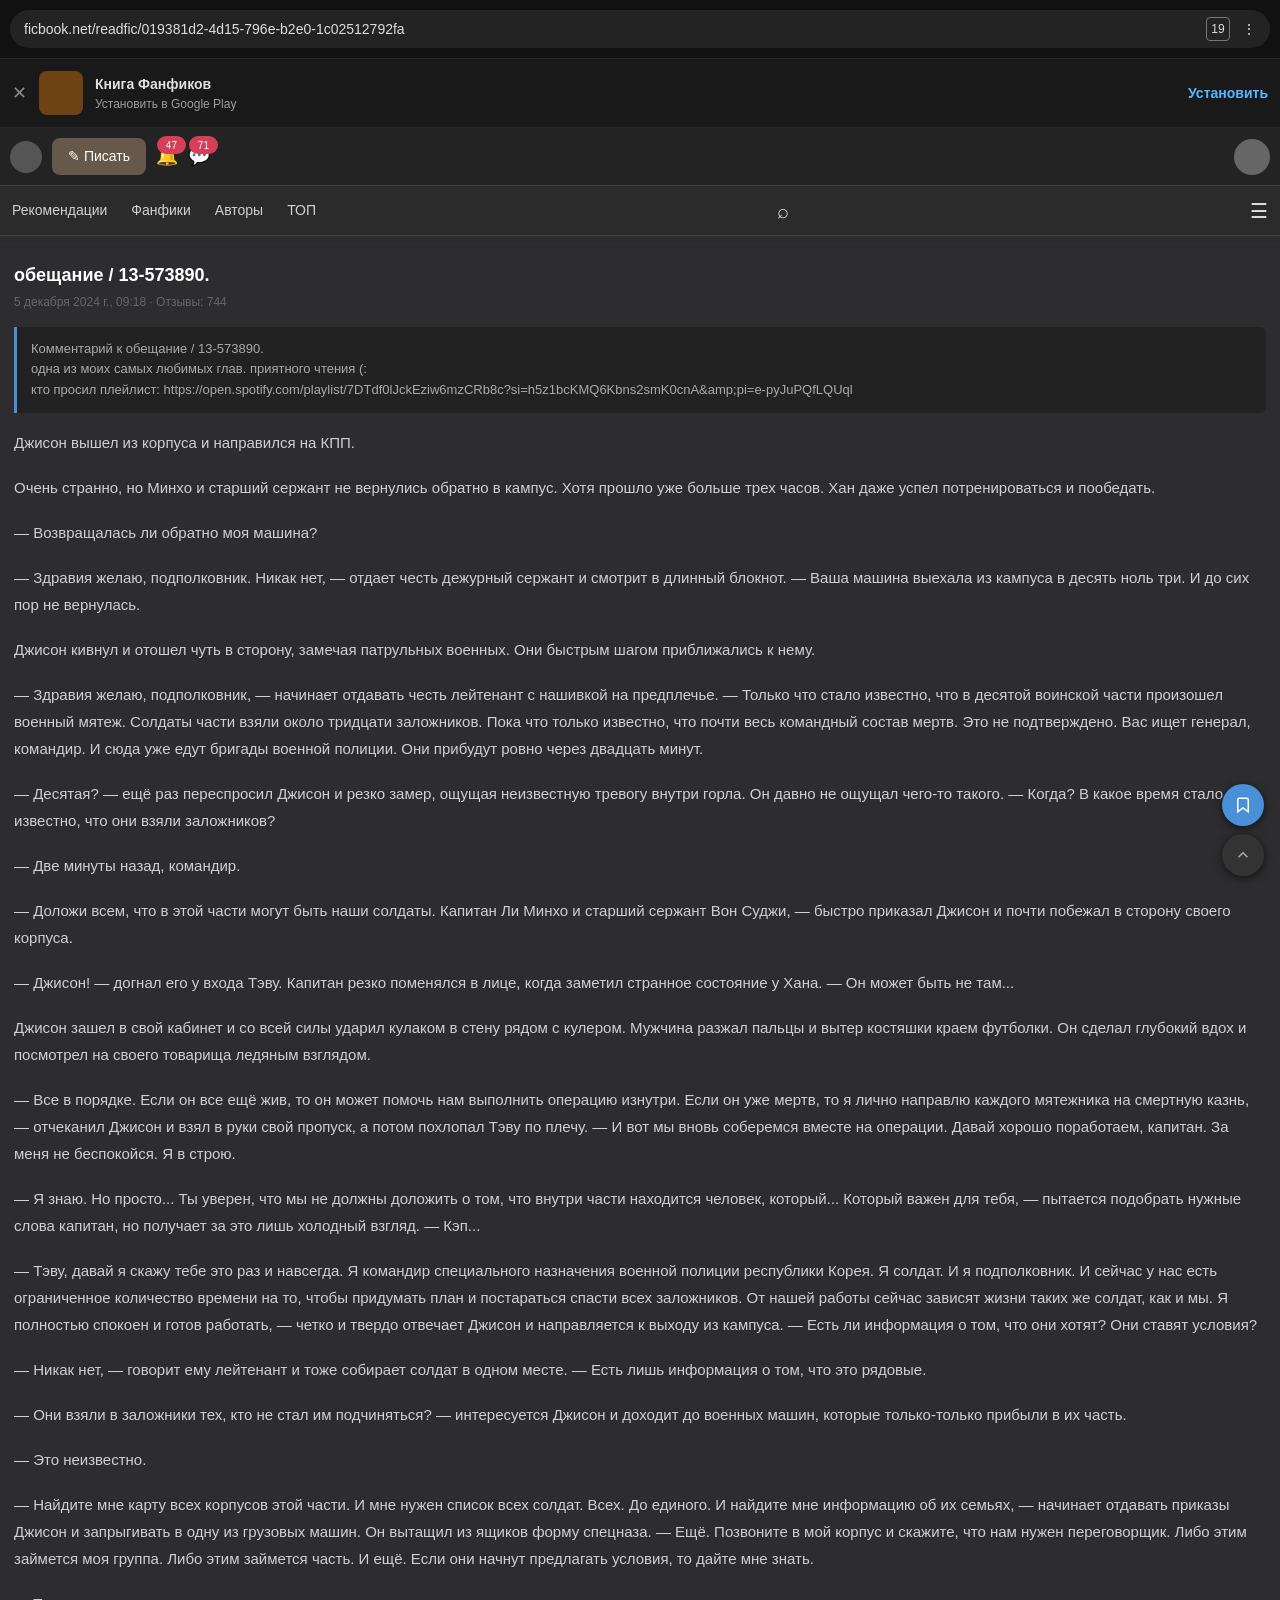
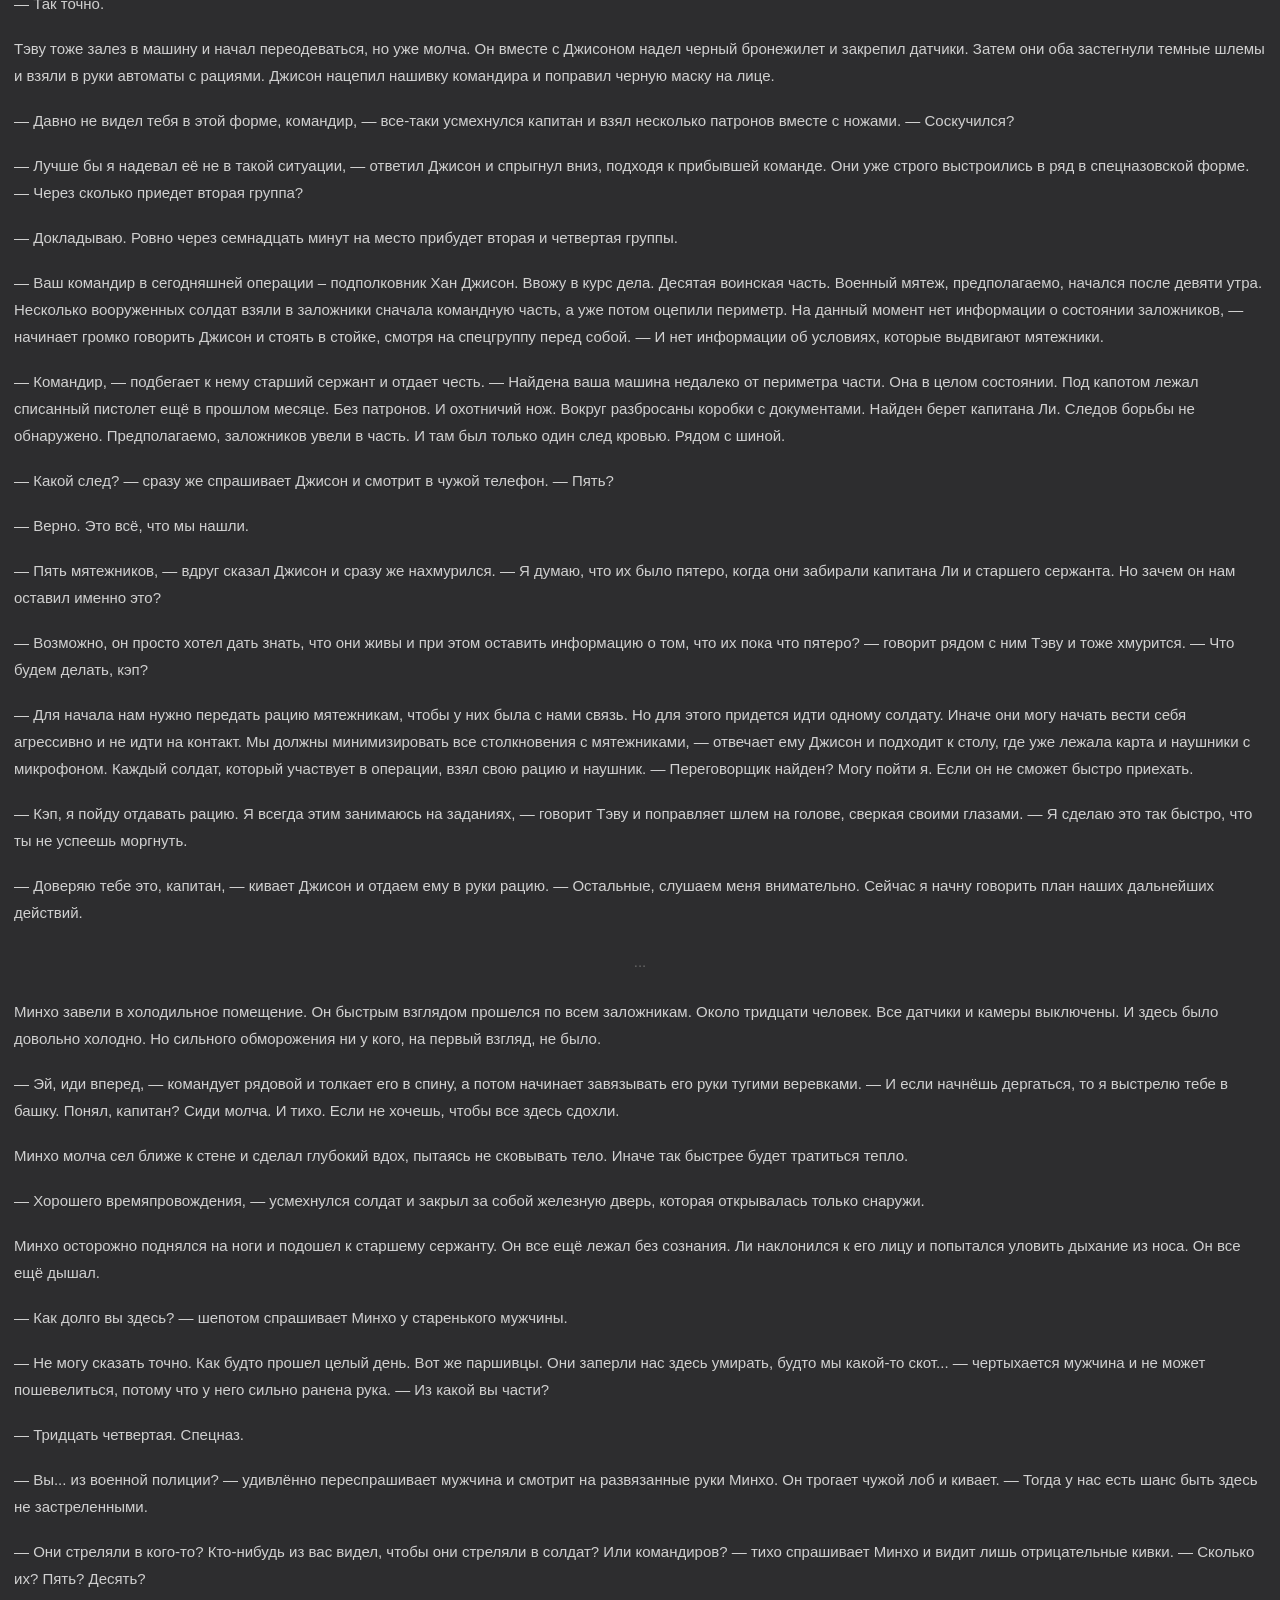
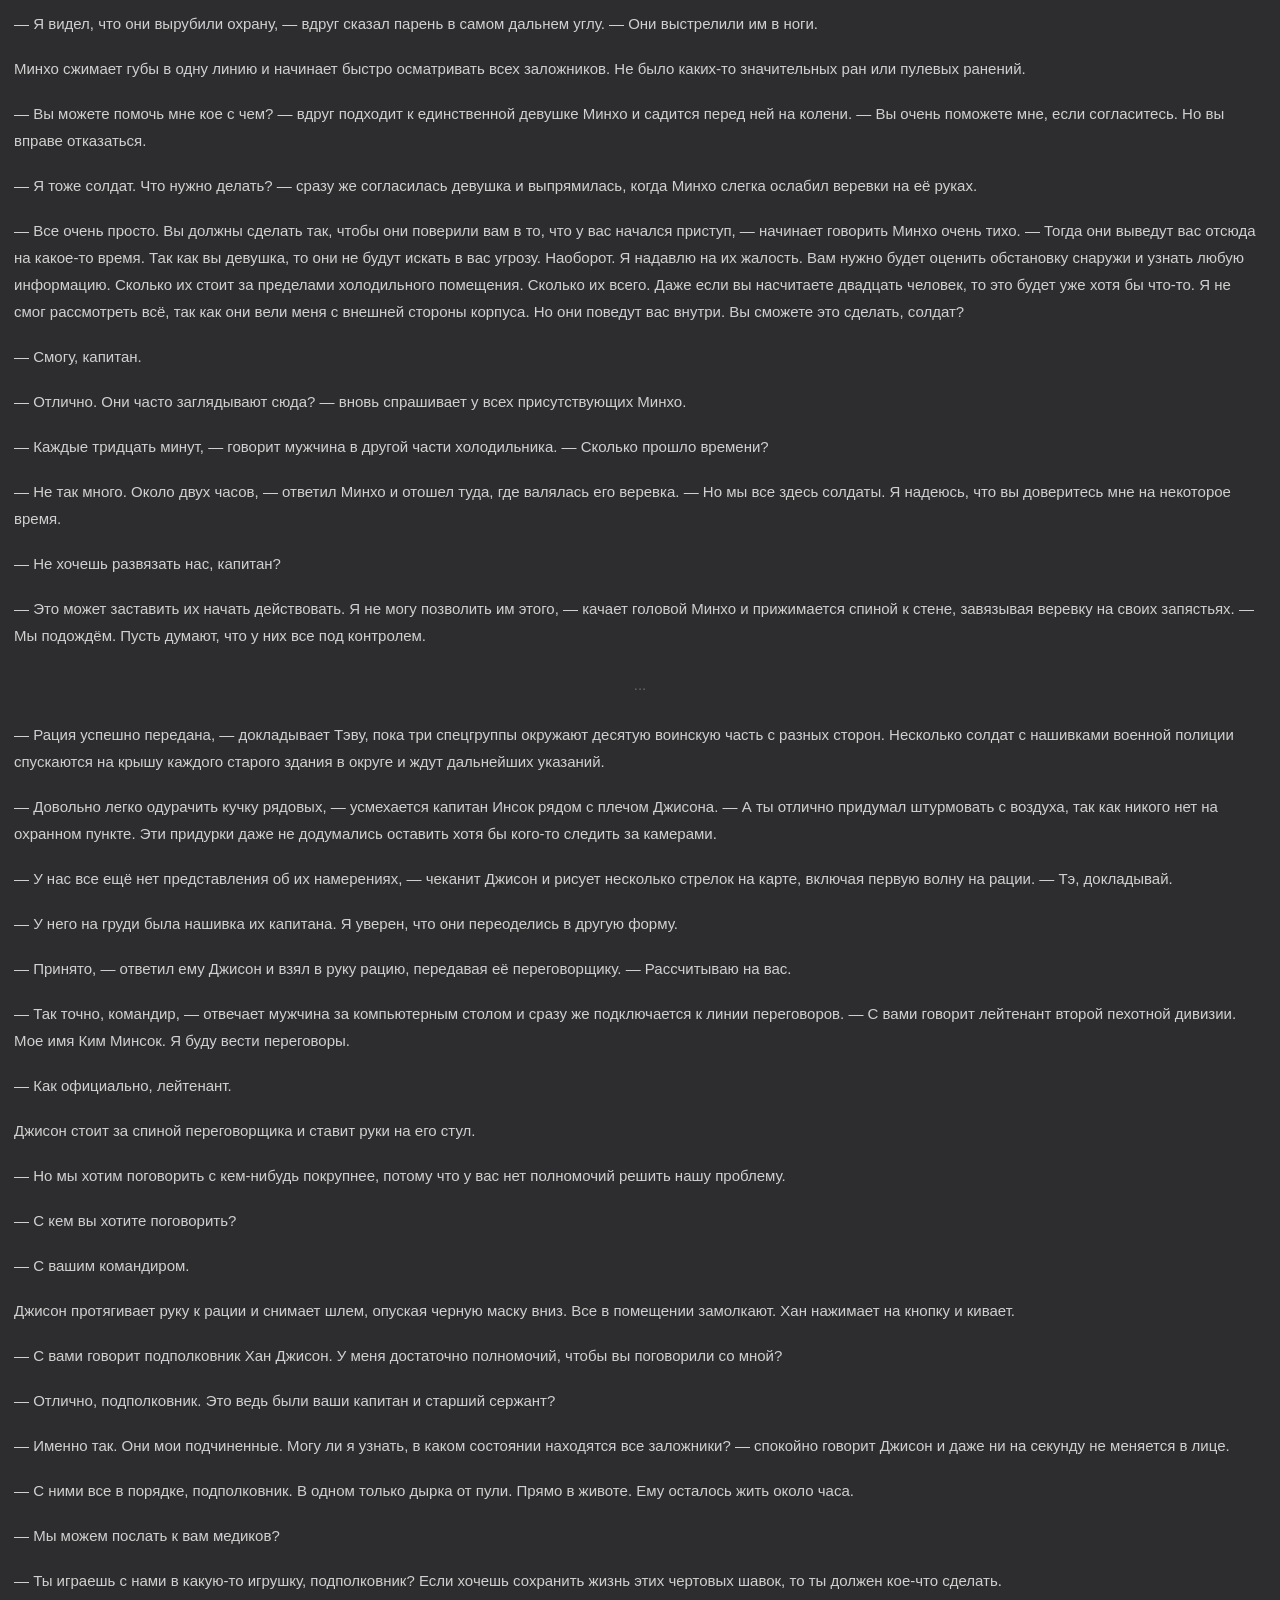
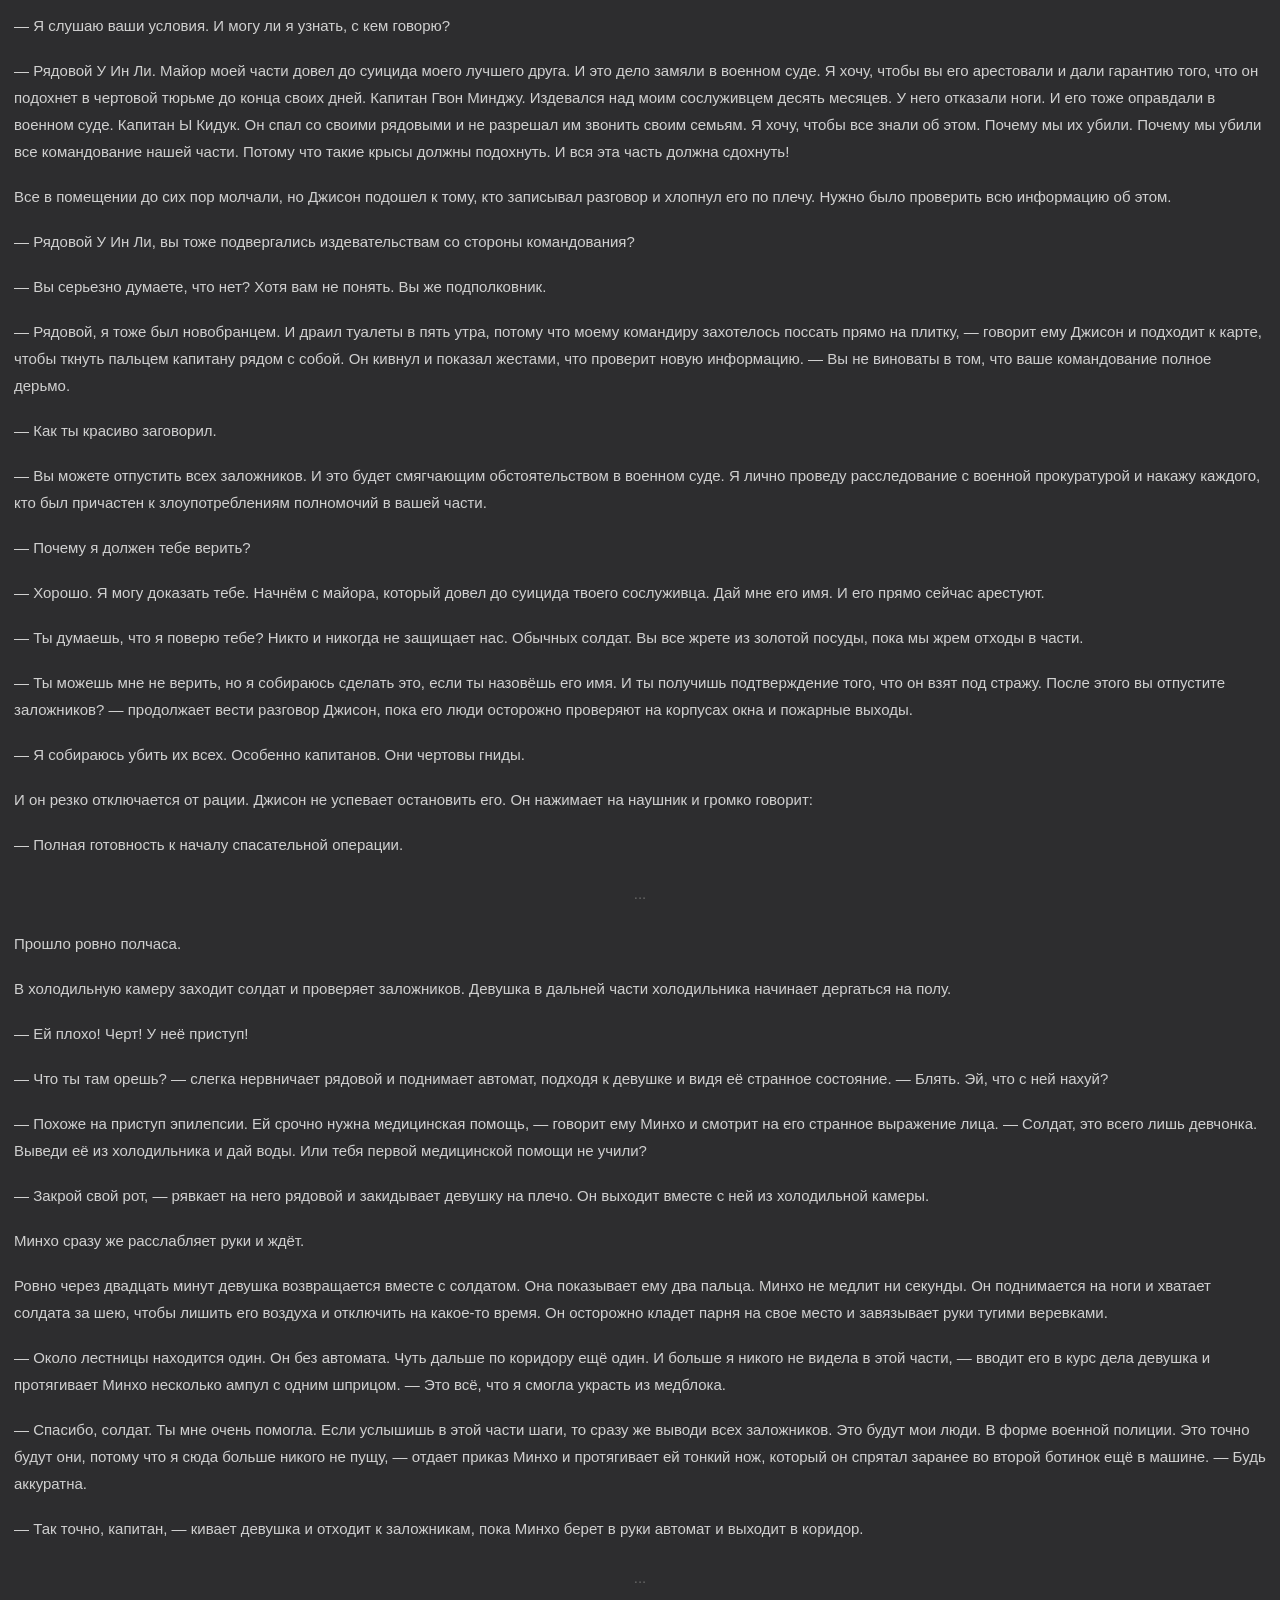
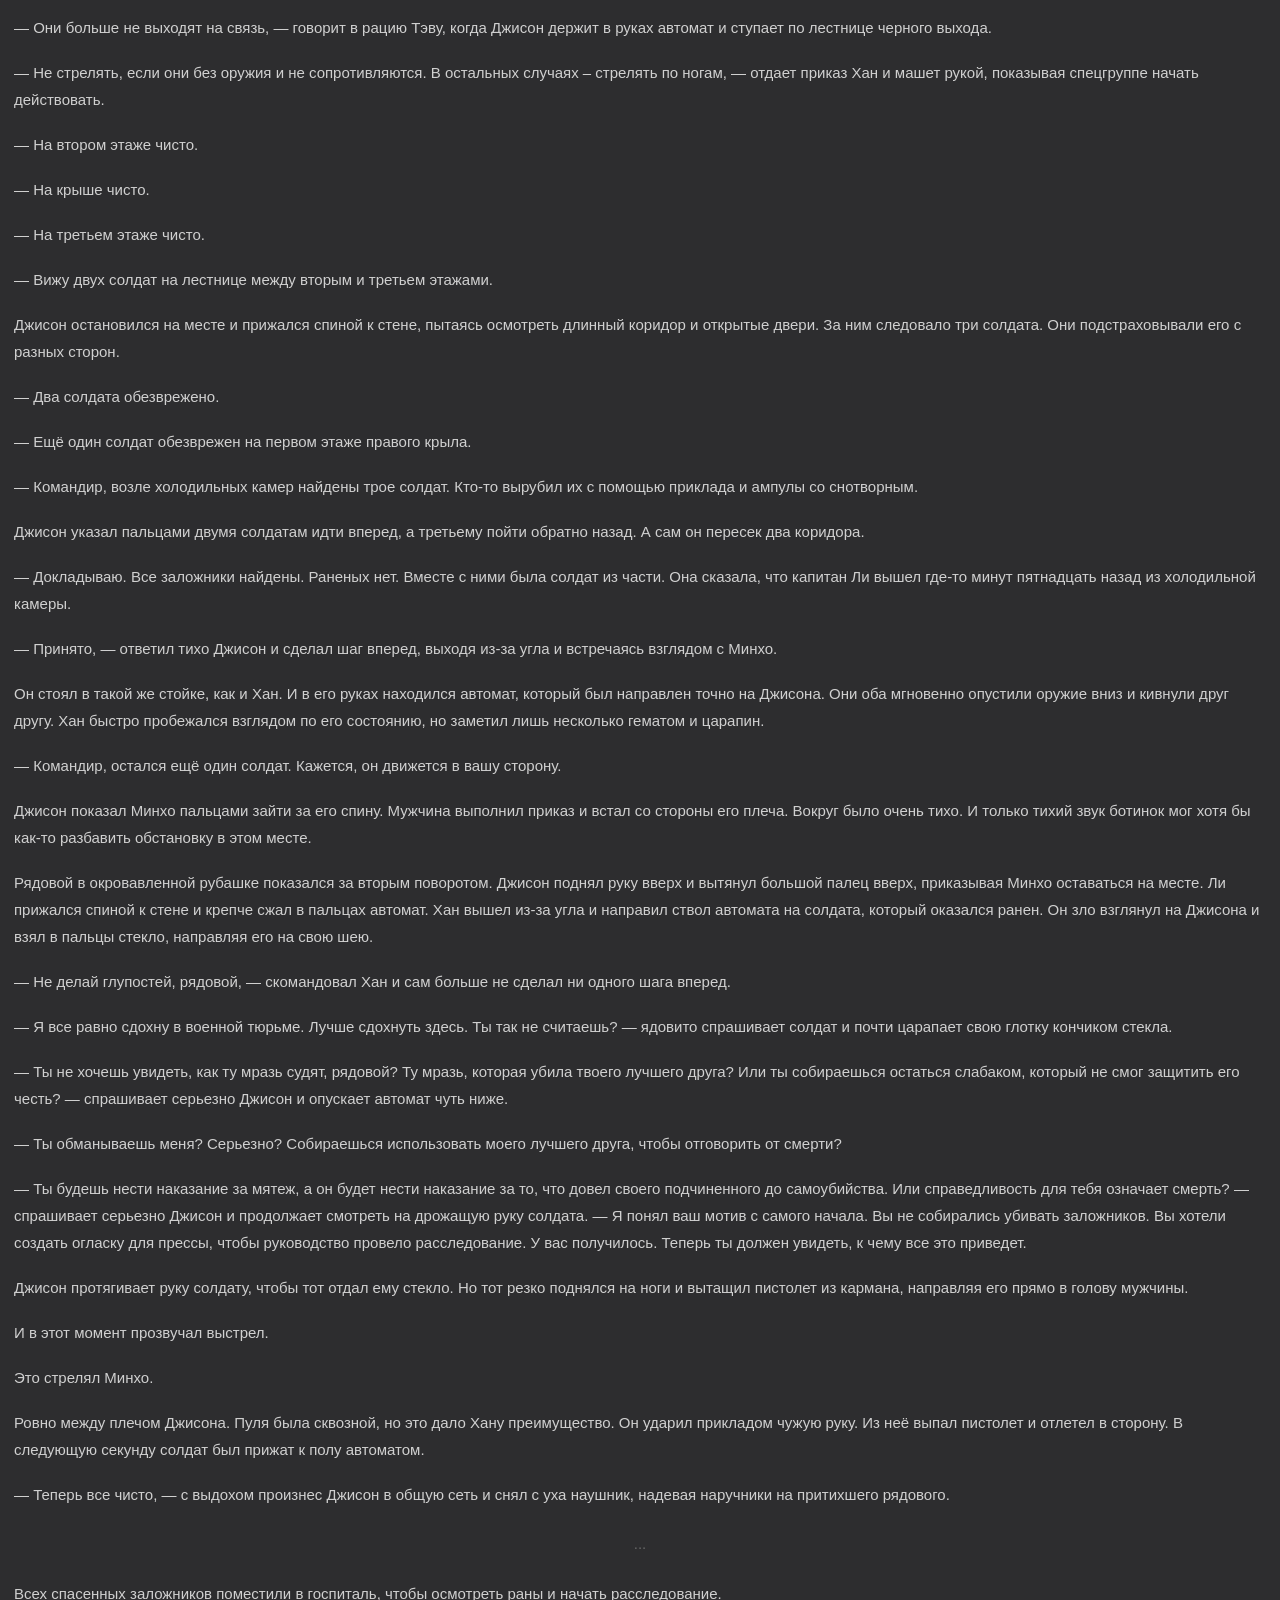
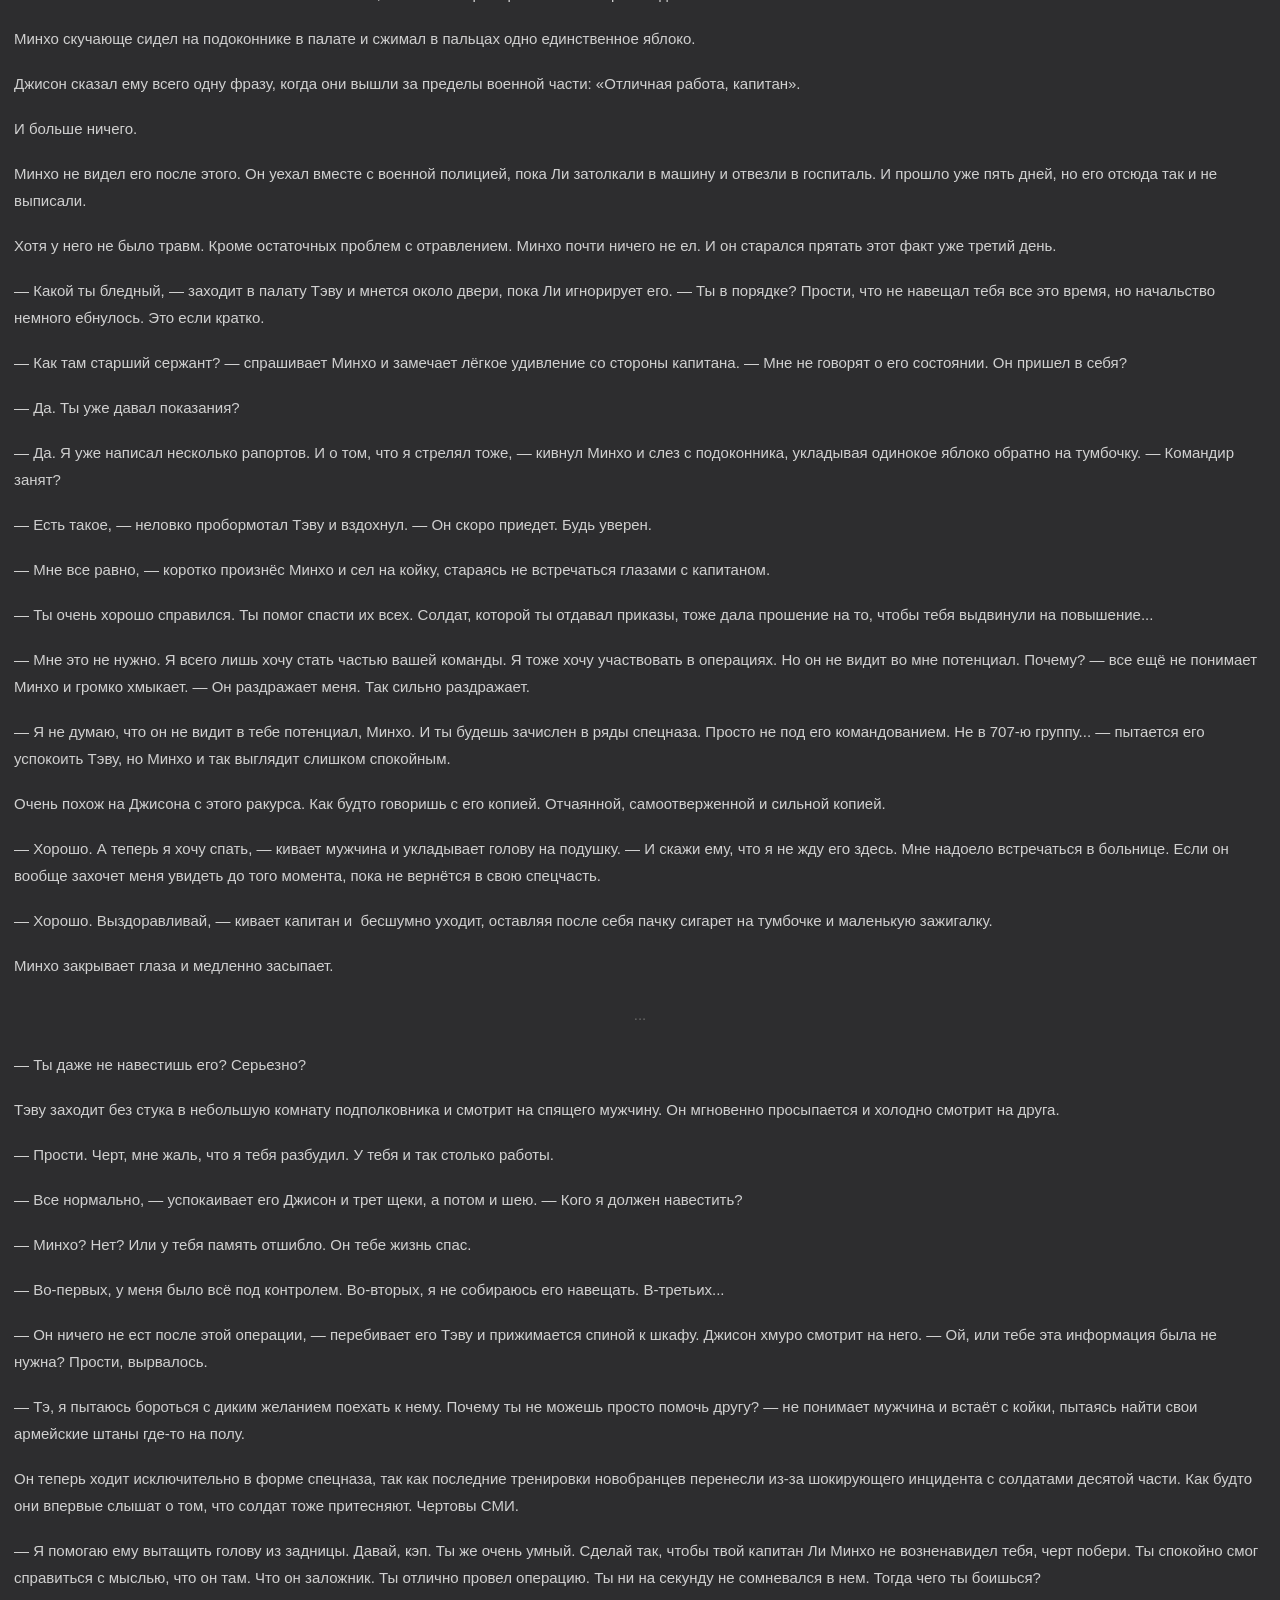
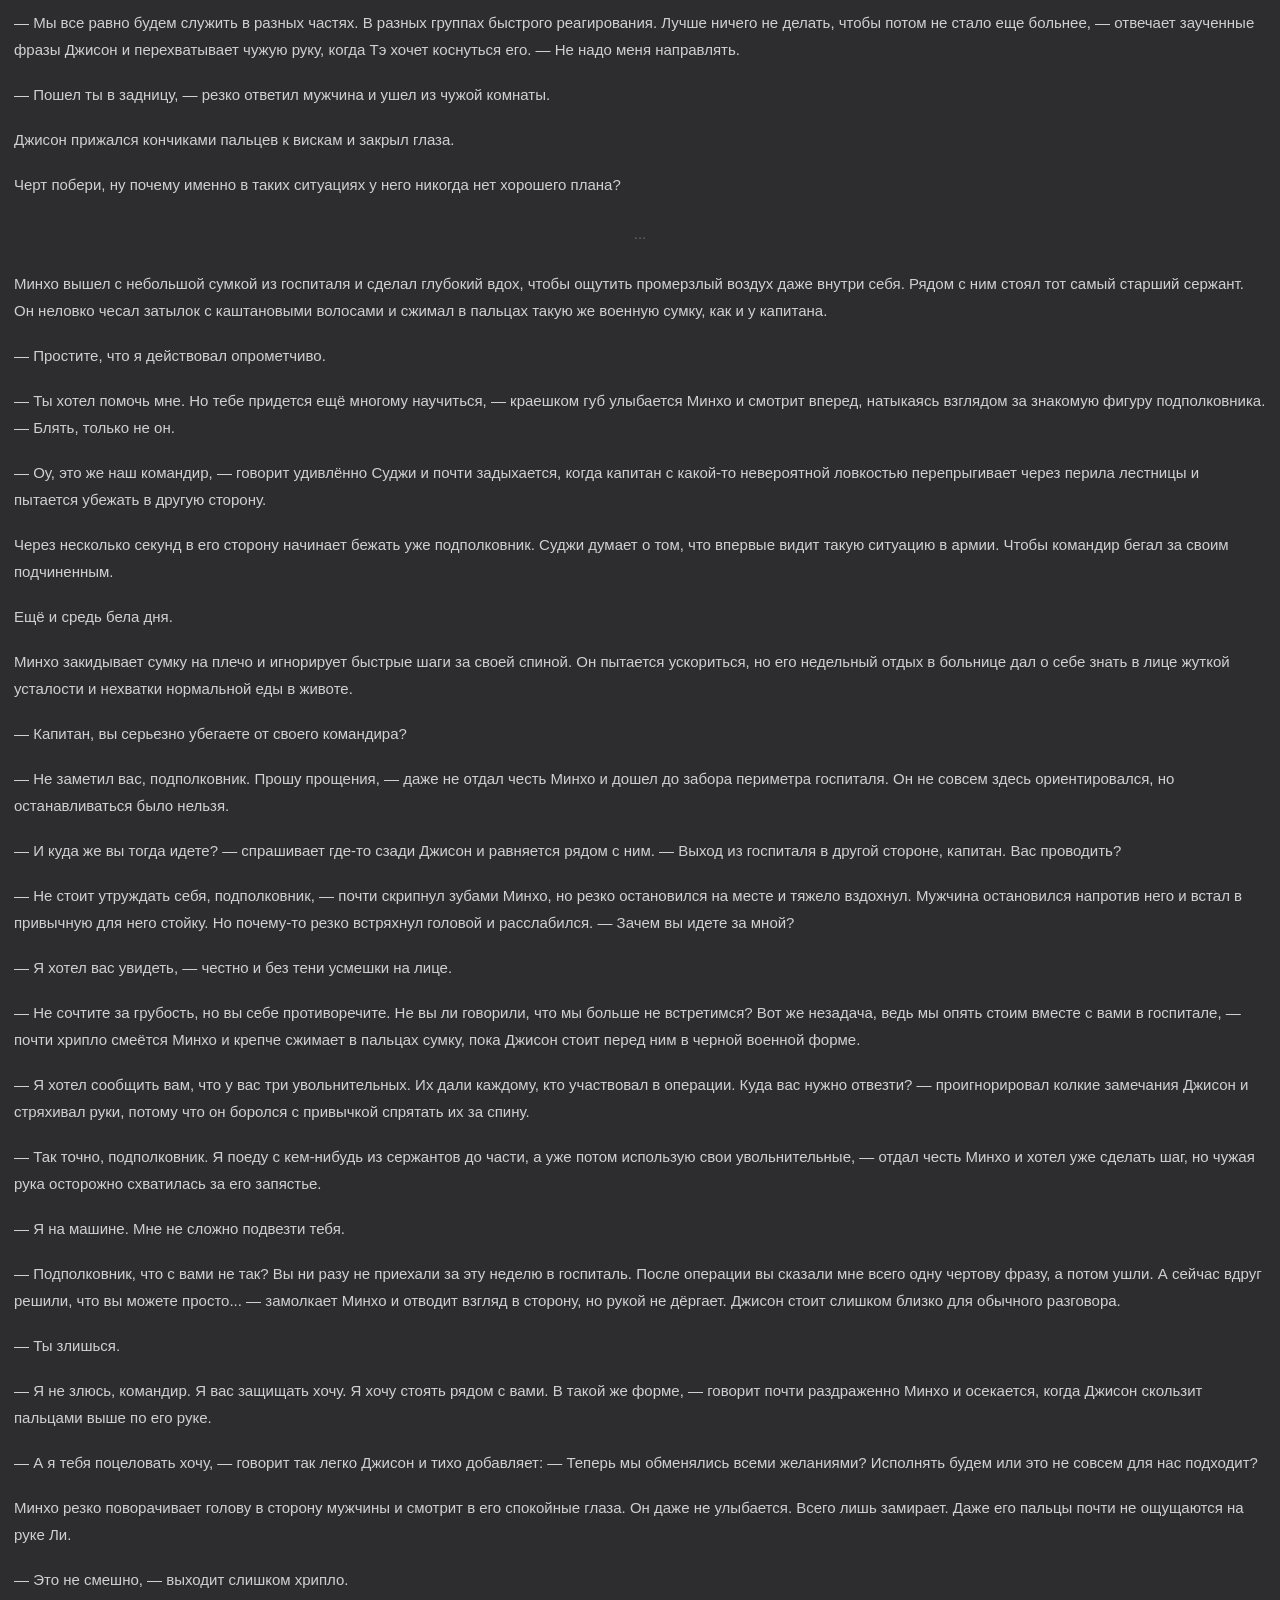
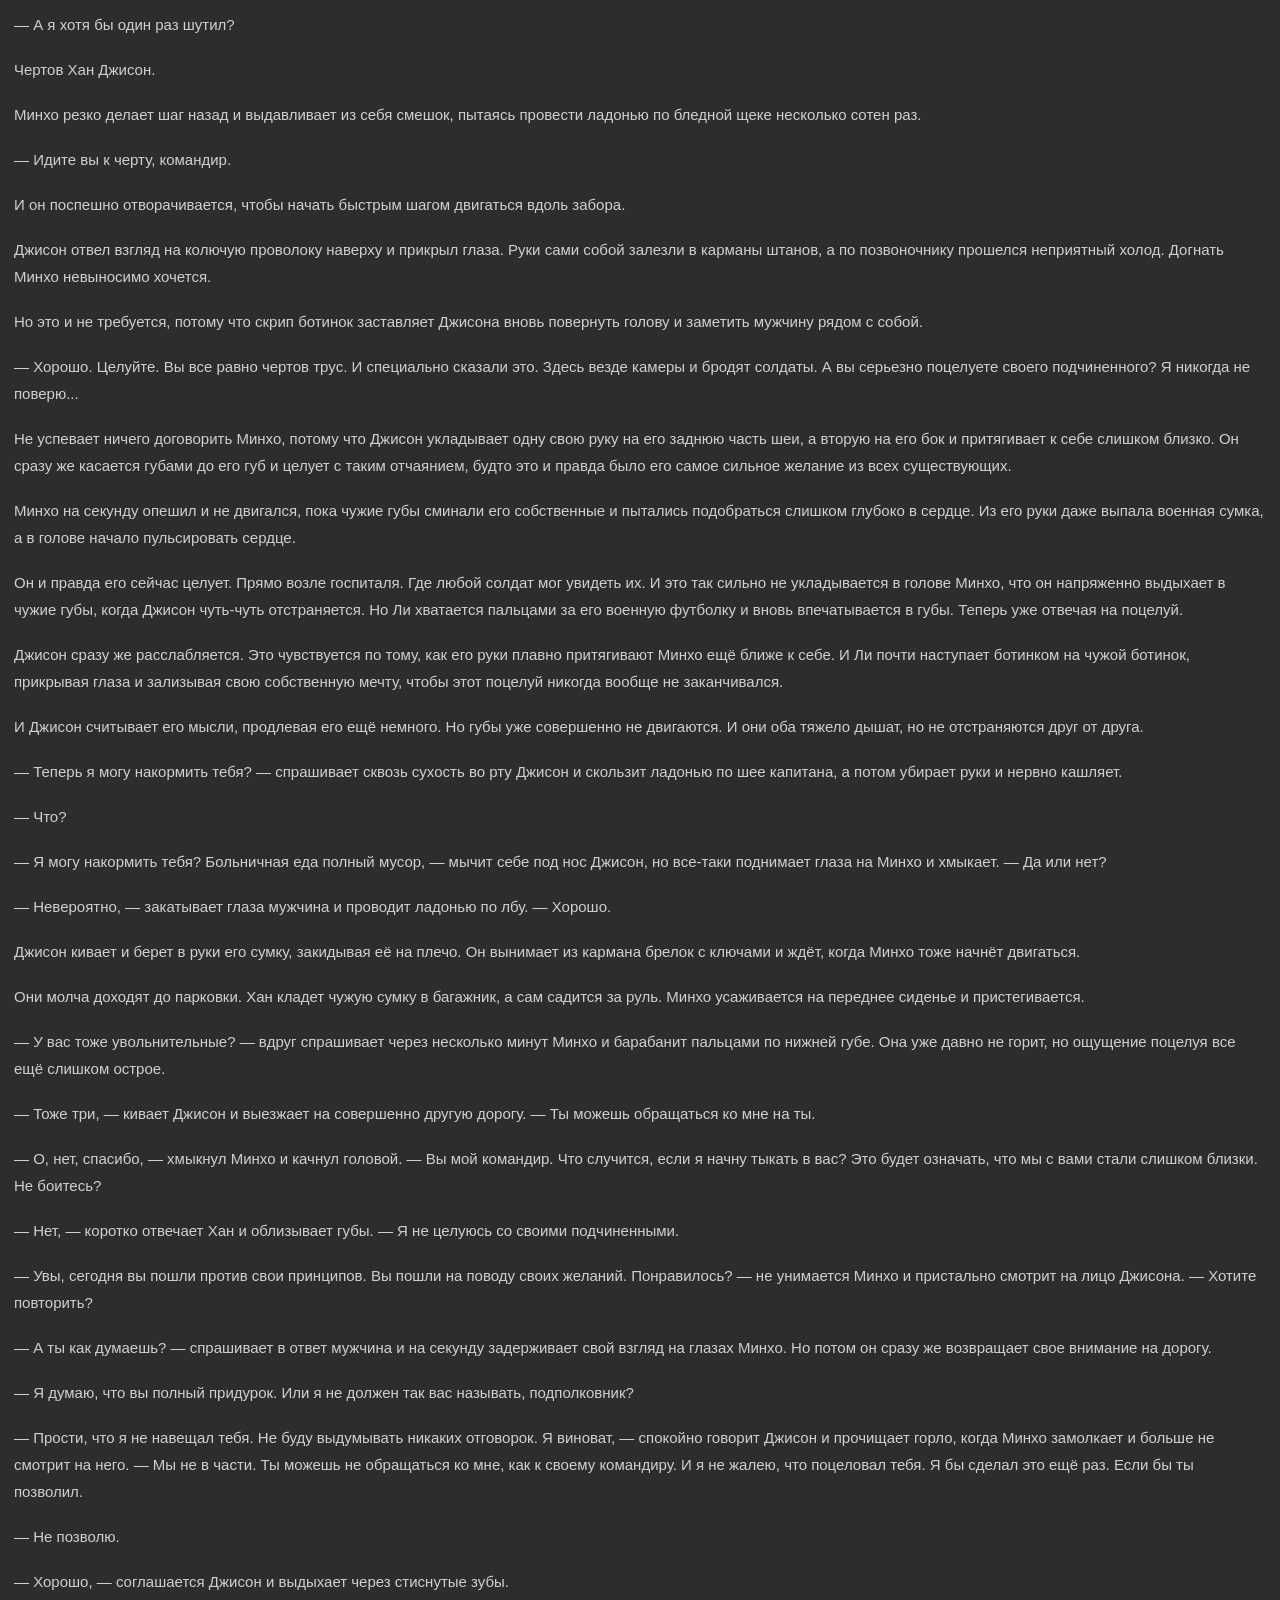
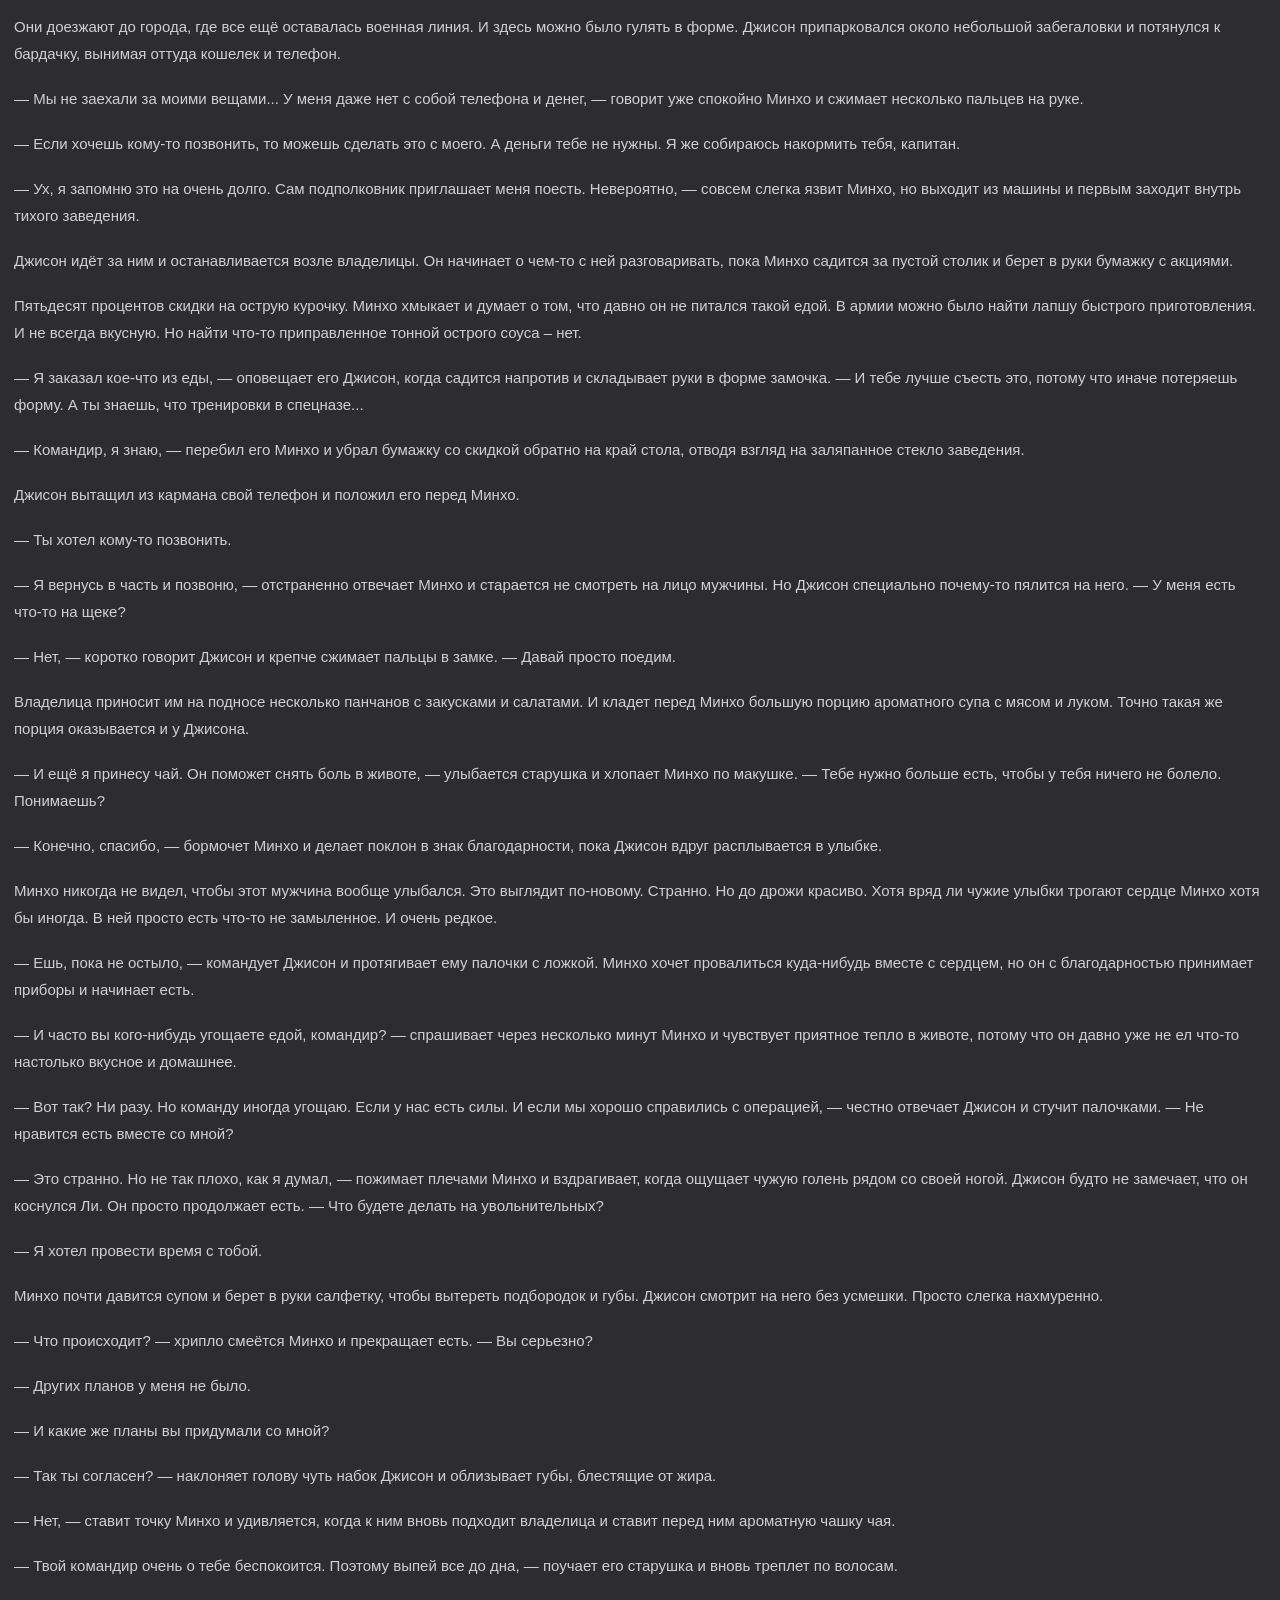
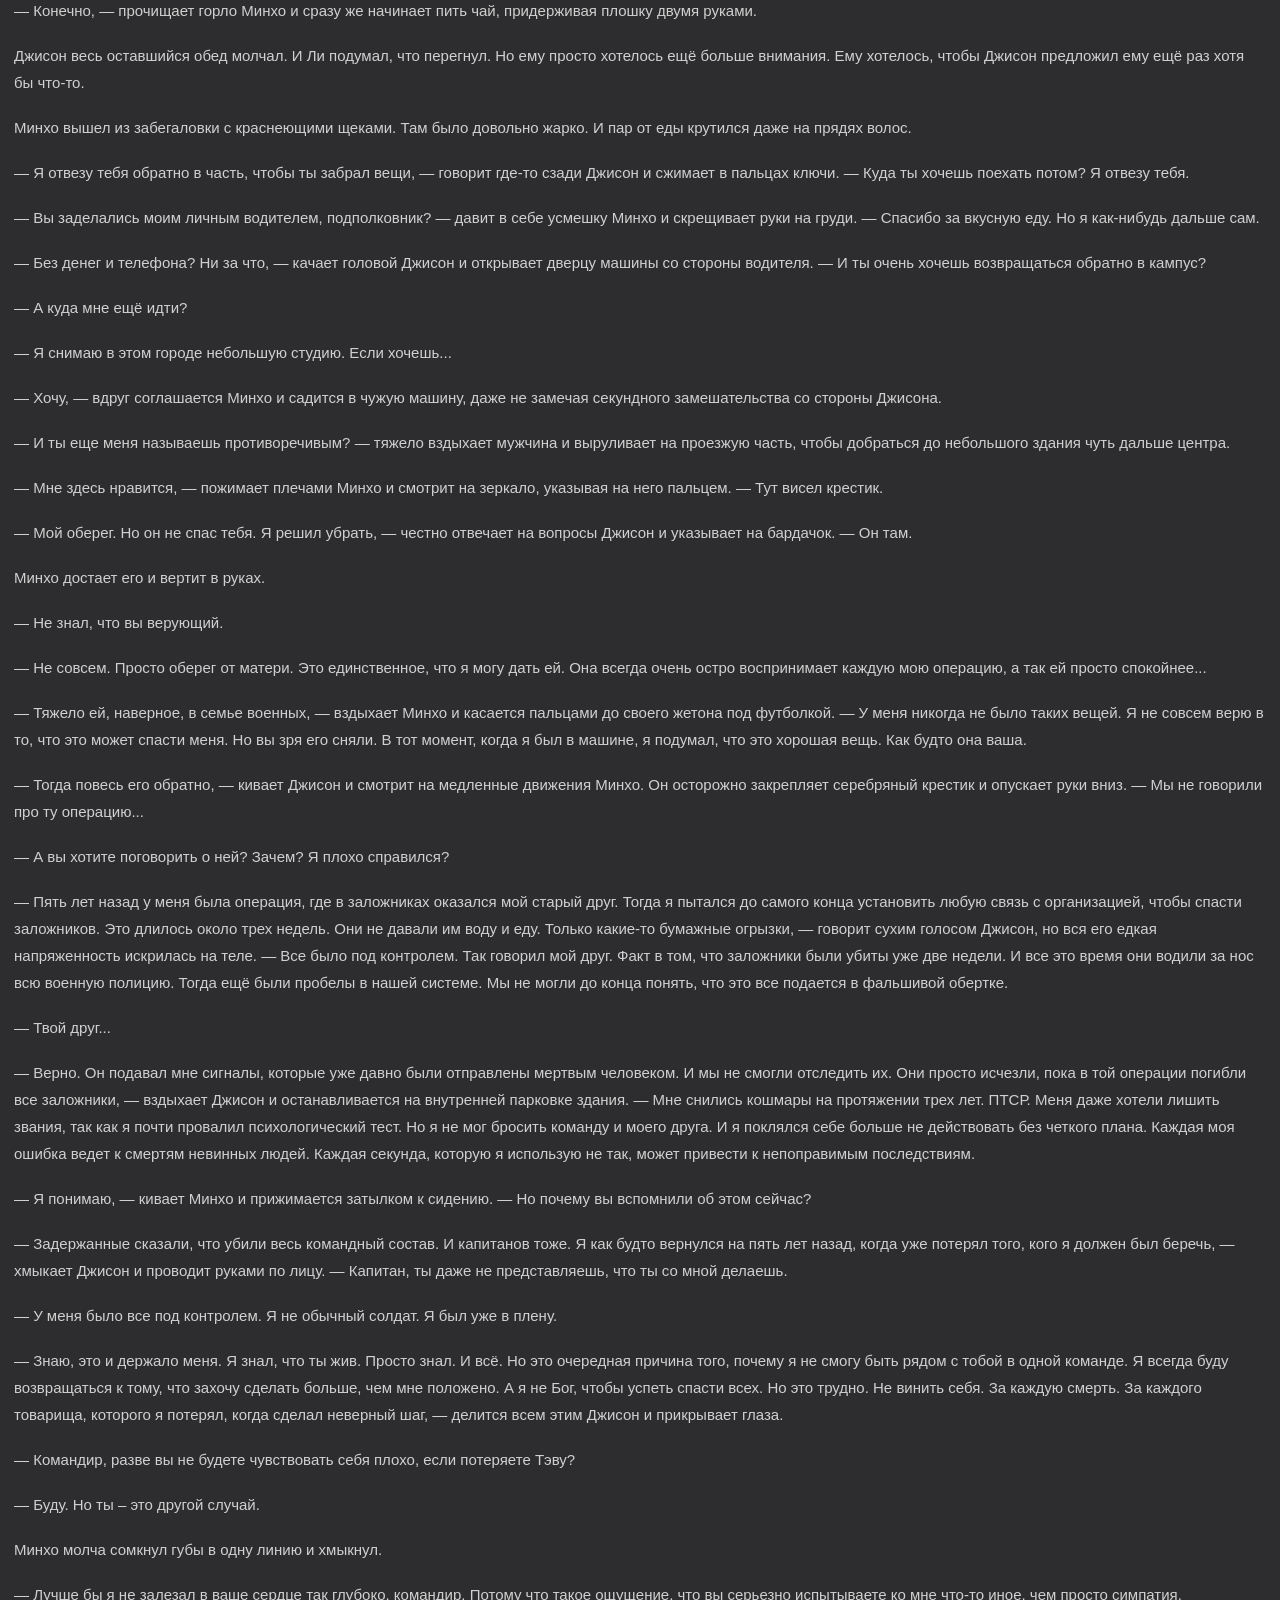
<file: chapter-2.html>
<!DOCTYPE html>
<html lang="ru">
<head>
<meta charset="UTF-8">
<meta name="viewport" content="width=device-width, initial-scale=1.0, maximum-scale=1.0, user-scalable=no">
<title>обещание / 13-573890. — 13–573890</title>
<link rel="stylesheet" href="styles.css">
</head>
<body>

<div class="browser-bar">
  <div class="browser-pill">
    <span>ficbook.net/readfic/019381d2-4d15-796e-b2e0-1c02512792fa</span>
    <div class="browser-right">
      <div class="tab-count">19</div>
      <span>⋮</span>
    </div>
  </div>
</div>

<div class="install-banner">
  <div class="close">✕</div>
  <div class="app-icon"></div>
  <div class="banner-content">
    <div class="banner-title">Книга Фанфиков</div>
    <div class="banner-sub">Установить в Google Play</div>
  </div>
  <div class="install-link">Установить</div>
</div>

<div class="top-nav">
  <div class="logo"></div>
  <div class="write-btn">✎ Писать</div>
  <div class="notif">🔔<span class="badge">47</span></div>
  <div class="notif">💬<span class="badge">71</span></div>
  <div class="avatar"></div>
</div>

<div class="tabs">
  <div class="tab">Рекомендации</div>
  <div class="tab">Фанфики</div>
  <div class="tab">Авторы</div>
  <div class="tab">ТОП</div>
  <div class="search-btn">⌕</div>
  <div class="menu-btn">☰</div>
</div>

<div class="reading-section">
  <div class="reading-header">обещание / 13-573890.</div>
  <div class="reading-meta">5 декабря 2024 г., 09:18 · Отзывы: 744</div>
  <div class="reading-body">

    <div class="author-note">Комментарий к обещание / 13-573890.<br>одна из моих самых любимых глав. приятного чтения (: <br>кто просил плейлист: https://open.spotify.com/playlist/7DTdf0lJckEziw6mzCRb8c?si=h5z1bcKMQ6Kbns2smK0cnA&amp;amp;pi=e-pyJuPQfLQUql</div>

    <p>Джисон вышел из корпуса и направился на КПП.</p>

    <p>Очень странно, но Минхо и старший сержант не вернулись обратно в кампус. Хотя прошло уже больше трех часов. Хан даже успел потренироваться и пообедать.</p>

    <p>— Возвращалась ли обратно моя машина?</p>

    <p>— Здравия желаю, подполковник. Никак нет, — отдает честь дежурный сержант и смотрит в длинный блокнот. — Ваша машина выехала из кампуса в десять ноль три. И до сих пор не вернулась.</p>

    <p>Джисон кивнул и отошел чуть в сторону, замечая патрульных военных. Они быстрым шагом приближались к нему.</p>

    <p>— Здравия желаю, подполковник, — начинает отдавать честь лейтенант с нашивкой на предплечье. — Только что стало известно, что в десятой воинской части произошел военный мятеж. Солдаты части взяли около тридцати заложников. Пока что только известно, что почти весь командный состав мертв. Это не подтверждено. Вас ищет генерал, командир. И сюда уже едут бригады военной полиции. Они прибудут ровно через двадцать минут.</p>

    <p>— Десятая? — ещё раз переспросил Джисон и резко замер, ощущая неизвестную тревогу внутри горла. Он давно не ощущал чего-то такого. — Когда? В какое время стало известно, что они взяли заложников?</p>

    <p>— Две минуты назад, командир.</p>

    <p>— Доложи всем, что в этой части могут быть наши солдаты. Капитан Ли Минхо и старший сержант Вон Суджи, — быстро приказал Джисон и почти побежал в сторону своего корпуса.</p>

    <p>— Джисон! — догнал его у входа Тэву. Капитан резко поменялся в лице, когда заметил странное состояние у Хана. — Он может быть не там...</p>

    <p>Джисон зашел в свой кабинет и со всей силы ударил кулаком в стену рядом с кулером. Мужчина разжал пальцы и вытер костяшки краем футболки. Он сделал глубокий вдох и посмотрел на своего товарища ледяным взглядом.</p>

    <p>— Все в порядке. Если он все ещё жив, то он может помочь нам выполнить операцию изнутри. Если он уже мертв, то я лично направлю каждого мятежника на смертную казнь, — отчеканил Джисон и взял в руки свой пропуск, а потом похлопал Тэву по плечу. — И вот мы вновь соберемся вместе на операции. Давай хорошо поработаем, капитан. За меня не беспокойся. Я в строю.</p>

    <p>— Я знаю. Но просто... Ты уверен, что мы не должны доложить о том, что внутри части находится человек, который... Который важен для тебя, — пытается подобрать нужные слова капитан, но получает за это лишь холодный взгляд. — Кэп...</p>

    <p>— Тэву, давай я скажу тебе это раз и навсегда. Я командир специального назначения военной полиции республики Корея. Я солдат. И я подполковник. И сейчас у нас есть ограниченное количество времени на то, чтобы придумать план и постараться спасти всех заложников. От нашей работы сейчас зависят жизни таких же солдат, как и мы. Я полностью спокоен и готов работать, — четко и твердо отвечает Джисон и направляется к выходу из кампуса. — Есть ли информация о том, что они хотят? Они ставят условия?</p>

    <p>— Никак нет, — говорит ему лейтенант и тоже собирает солдат в одном месте. — Есть лишь информация о том, что это рядовые.</p>

    <p>— Они взяли в заложники тех, кто не стал им подчиняться? — интересуется Джисон и доходит до военных машин, которые только-только прибыли в их часть.</p>

    <p>— Это неизвестно.</p>

    <p>— Найдите мне карту всех корпусов этой части. И мне нужен список всех солдат. Всех. До единого. И найдите мне информацию об их семьях, — начинает отдавать приказы Джисон и запрыгивать в одну из грузовых машин. Он вытащил из ящиков форму спецназа. — Ещё. Позвоните в мой корпус и скажите, что нам нужен переговорщик. Либо этим займется моя группа. Либо этим займется часть. И ещё. Если они начнут предлагать условия, то дайте мне знать.</p>

    <p>— Так точно.</p>

    <p>Тэву тоже залез в машину и начал переодеваться, но уже молча. Он вместе с Джисоном надел черный бронежилет и закрепил датчики. Затем они оба застегнули темные шлемы и взяли в руки автоматы с рациями. Джисон нацепил нашивку командира и поправил черную маску на лице.</p>

    <p>— Давно не видел тебя в этой форме, командир, — все-таки усмехнулся капитан и взял несколько патронов вместе с ножами. — Соскучился?</p>

    <p>— Лучше бы я надевал её не в такой ситуации, — ответил Джисон и спрыгнул вниз, подходя к прибывшей команде. Они уже строго выстроились в ряд в спецназовской форме. — Через сколько приедет вторая группа?</p>

    <p>— Докладываю. Ровно через семнадцать минут на место прибудет вторая и четвертая группы.</p>

    <p>— Ваш командир в сегодняшней операции – подполковник Хан Джисон. Ввожу в курс дела. Десятая воинская часть. Военный мятеж, предполагаемо, начался после девяти утра. Несколько вооруженных солдат взяли в заложники сначала командную часть, а уже потом оцепили периметр. На данный момент нет информации о состоянии заложников, — начинает громко говорить Джисон и стоять в стойке, смотря на спецгруппу перед собой. — И нет информации об условиях, которые выдвигают мятежники.</p>

    <p>— Командир, — подбегает к нему старший сержант и отдает честь. — Найдена ваша машина недалеко от периметра части. Она в целом состоянии. Под капотом лежал списанный пистолет ещё в прошлом месяце. Без патронов. И охотничий нож. Вокруг разбросаны коробки с документами. Найден берет капитана Ли. Следов борьбы не обнаружено. Предполагаемо, заложников увели в часть. И там был только один след кровью. Рядом с шиной.</p>

    <p>— Какой след? — сразу же спрашивает Джисон и смотрит в чужой телефон. — Пять?</p>

    <p>— Верно. Это всё, что мы нашли.</p>

    <p>— Пять мятежников, — вдруг сказал Джисон и сразу же нахмурился. — Я думаю, что их было пятеро, когда они забирали капитана Ли и старшего сержанта. Но зачем он нам оставил именно это?</p>

    <p>— Возможно, он просто хотел дать знать, что они живы и при этом оставить информацию о том, что их пока что пятеро? — говорит рядом с ним Тэву и тоже хмурится. — Что будем делать, кэп?</p>

    <p>— Для начала нам нужно передать рацию мятежникам, чтобы у них была с нами связь. Но для этого придется идти одному солдату. Иначе они могу начать вести себя агрессивно и не идти на контакт. Мы должны минимизировать все столкновения с мятежниками, — отвечает ему Джисон и подходит к столу, где уже лежала карта и наушники с микрофоном. Каждый солдат, который участвует в операции, взял свою рацию и наушник. — Переговорщик найден? Могу пойти я. Если он не сможет быстро приехать.</p>

    <p>— Кэп, я пойду отдавать рацию. Я всегда этим занимаюсь на заданиях, — говорит Тэву и поправляет шлем на голове, сверкая своими глазами. — Я сделаю это так быстро, что ты не успеешь моргнуть.</p>

    <p>— Доверяю тебе это, капитан, — кивает Джисон и отдаем ему в руки рацию. — Остальные, слушаем меня внимательно. Сейчас я начну говорить план наших дальнейших действий.</p>

    <p class="scene-break">...</p>

    <p>Минхо завели в холодильное помещение. Он быстрым взглядом прошелся по всем заложникам. Около тридцати человек. Все датчики и камеры выключены. И здесь было довольно холодно. Но сильного обморожения ни у кого, на первый взгляд, не было.</p>

    <p>— Эй, иди вперед, — командует рядовой и толкает его в спину, а потом начинает завязывать его руки тугими веревками. — И если начнёшь дергаться, то я выстрелю тебе в башку. Понял, капитан? Сиди молча. И тихо. Если не хочешь, чтобы все здесь сдохли.</p>

    <p>Минхо молча сел ближе к стене и сделал глубокий вдох, пытаясь не сковывать тело. Иначе так быстрее будет тратиться тепло.</p>

    <p>— Хорошего времяпровождения, — усмехнулся солдат и закрыл за собой железную дверь, которая открывалась только снаружи.</p>

    <p>Минхо осторожно поднялся на ноги и подошел к старшему сержанту. Он все ещё лежал без сознания. Ли наклонился к его лицу и попытался уловить дыхание из носа. Он все ещё дышал.</p>

    <p>— Как долго вы здесь? — шепотом спрашивает Минхо у старенького мужчины.</p>

    <p>— Не могу сказать точно. Как будто прошел целый день. Вот же паршивцы. Они заперли нас здесь умирать, будто мы какой-то скот... — чертыхается мужчина и не может пошевелиться, потому что у него сильно ранена рука. — Из какой вы части?</p>

    <p>— Тридцать четвертая. Спецназ.</p>

    <p>— Вы... из военной полиции? — удивлённо переспрашивает мужчина и смотрит на развязанные руки Минхо. Он трогает чужой лоб и кивает. — Тогда у нас есть шанс быть здесь не застреленными.</p>

    <p>— Они стреляли в кого-то? Кто-нибудь из вас видел, чтобы они стреляли в солдат? Или командиров? — тихо спрашивает Минхо и видит лишь отрицательные кивки. — Сколько их? Пять? Десять?</p>

    <p>— Я видел, что они вырубили охрану, — вдруг сказал парень в самом дальнем углу. — Они выстрелили им в ноги.</p>

    <p>Минхо сжимает губы в одну линию и начинает быстро осматривать всех заложников. Не было каких-то значительных ран или пулевых ранений.</p>

    <p>— Вы можете помочь мне кое с чем? — вдруг подходит к единственной девушке Минхо и садится перед ней на колени. — Вы очень поможете мне, если согласитесь. Но вы вправе отказаться.</p>

    <p>— Я тоже солдат. Что нужно делать? — сразу же согласилась девушка и выпрямилась, когда Минхо слегка ослабил веревки на её руках.</p>

    <p>— Все очень просто. Вы должны сделать так, чтобы они поверили вам в то, что у вас начался приступ, — начинает говорить Минхо очень тихо. — Тогда они выведут вас отсюда на какое-то время. Так как вы девушка, то они не будут искать в вас угрозу. Наоборот. Я надавлю на их жалость. Вам нужно будет оценить обстановку снаружи и узнать любую информацию. Сколько их стоит за пределами холодильного помещения. Сколько их всего. Даже если вы насчитаете двадцать человек, то это будет уже хотя бы что-то. Я не смог рассмотреть всё, так как они вели меня с внешней стороны корпуса. Но они поведут вас внутри. Вы сможете это сделать, солдат?</p>

    <p>— Смогу, капитан.</p>

    <p>— Отлично. Они часто заглядывают сюда? — вновь спрашивает у всех присутствующих Минхо.</p>

    <p>— Каждые тридцать минут, — говорит мужчина в другой части холодильника. — Сколько прошло времени?</p>

    <p>— Не так много. Около двух часов, — ответил Минхо и отошел туда, где валялась его веревка. — Но мы все здесь солдаты. Я надеюсь, что вы доверитесь мне на некоторое время.</p>

    <p>— Не хочешь развязать нас, капитан?</p>

    <p>— Это может заставить их начать действовать. Я не могу позволить им этого, — качает головой Минхо и прижимается спиной к стене, завязывая веревку на своих запястьях. — Мы подождём. Пусть думают, что у них все под контролем.</p>

    <p class="scene-break">...</p>

    <p>— Рация успешно передана, — докладывает Тэву, пока три спецгруппы окружают десятую воинскую часть с разных сторон. Несколько солдат с нашивками военной полиции спускаются на крышу каждого старого здания в округе и ждут дальнейших указаний.</p>

    <p>— Довольно легко одурачить кучку рядовых, — усмехается капитан Инсок рядом с плечом Джисона. — А ты отлично придумал штурмовать с воздуха, так как никого нет на охранном пункте. Эти придурки даже не додумались оставить хотя бы кого-то следить за камерами.</p>

    <p>— У нас все ещё нет представления об их намерениях, — чеканит Джисон и рисует несколько стрелок на карте, включая первую волну на рации. — Тэ, докладывай.</p>

    <p>— У него на груди была нашивка их капитана. Я уверен, что они переоделись в другую форму.</p>

    <p>— Принято, — ответил ему Джисон и взял в руку рацию, передавая её переговорщику. — Рассчитываю на вас.</p>

    <p>— Так точно, командир, — отвечает мужчина за компьютерным столом и сразу же подключается к линии переговоров. — С вами говорит лейтенант второй пехотной дивизии. Мое имя Ким Минсок. Я буду вести переговоры.</p>

    <p>— Как официально, лейтенант.</p>

    <p>Джисон стоит за спиной переговорщика и ставит руки на его стул.</p>

    <p>— Но мы хотим поговорить с кем-нибудь покрупнее, потому что у вас нет полномочий решить нашу проблему.</p>

    <p>— С кем вы хотите поговорить?</p>

    <p>— С вашим командиром.</p>

    <p>Джисон протягивает руку к рации и снимает шлем, опуская черную маску вниз. Все в помещении замолкают. Хан нажимает на кнопку и кивает.</p>

    <p>— С вами говорит подполковник Хан Джисон. У меня достаточно полномочий, чтобы вы поговорили со мной?</p>

    <p>— Отлично, подполковник. Это ведь были ваши капитан и старший сержант?</p>

    <p>— Именно так. Они мои подчиненные. Могу ли я узнать, в каком состоянии находятся все заложники? — спокойно говорит Джисон и даже ни на секунду не меняется в лице.</p>

    <p>— С ними все в порядке, подполковник. В одном только дырка от пули. Прямо в животе. Ему осталось жить около часа.</p>

    <p>— Мы можем послать к вам медиков?</p>

    <p>— Ты играешь с нами в какую-то игрушку, подполковник? Если хочешь сохранить жизнь этих чертовых шавок, то ты должен кое-что сделать.</p>

    <p>— Я слушаю ваши условия. И могу ли я узнать, с кем говорю?</p>

    <p>— Рядовой У Ин Ли. Майор моей части довел до суицида моего лучшего друга. И это дело замяли в военном суде. Я хочу, чтобы вы его арестовали и дали гарантию того, что он подохнет в чертовой тюрьме до конца своих дней. Капитан Гвон Минджу. Издевался над моим сослуживцем десять месяцев. У него отказали ноги. И его тоже оправдали в военном суде. Капитан Ы Кидук. Он спал со своими рядовыми и не разрешал им звонить своим семьям. Я хочу, чтобы все знали об этом. Почему мы их убили. Почему мы убили все командование нашей части. Потому что такие крысы должны подохнуть. И вся эта часть должна сдохнуть!</p>

    <p>Все в помещении до сих пор молчали, но Джисон подошел к тому, кто записывал разговор и хлопнул его по плечу. Нужно было проверить всю информацию об этом.</p>

    <p>— Рядовой У Ин Ли, вы тоже подвергались издевательствам со стороны командования?</p>

    <p>— Вы серьезно думаете, что нет? Хотя вам не понять. Вы же подполковник.</p>

    <p>— Рядовой, я тоже был новобранцем. И драил туалеты в пять утра, потому что моему командиру захотелось поссать прямо на плитку, — говорит ему Джисон и подходит к карте, чтобы ткнуть пальцем капитану рядом с собой. Он кивнул и показал жестами, что проверит новую информацию. — Вы не виноваты в том, что ваше командование полное дерьмо.</p>

    <p>— Как ты красиво заговорил.</p>

    <p>— Вы можете отпустить всех заложников. И это будет смягчающим обстоятельством в военном суде. Я лично проведу расследование с военной прокуратурой и накажу каждого, кто был причастен к злоупотреблениям полномочий в вашей части.</p>

    <p>— Почему я должен тебе верить?</p>

    <p>— Хорошо. Я могу доказать тебе. Начнём с майора, который довел до суицида твоего сослуживца. Дай мне его имя. И его прямо сейчас арестуют.</p>

    <p>— Ты думаешь, что я поверю тебе? Никто и никогда не защищает нас. Обычных солдат. Вы все жрете из золотой посуды, пока мы жрем отходы в части.</p>

    <p>— Ты можешь мне не верить, но я собираюсь сделать это, если ты назовёшь его имя. И ты получишь подтверждение того, что он взят под стражу. После этого вы отпустите заложников? — продолжает вести разговор Джисон, пока его люди осторожно проверяют на корпусах окна и пожарные выходы.</p>

    <p>— Я собираюсь убить их всех. Особенно капитанов. Они чертовы гниды.</p>

    <p>И он резко отключается от рации. Джисон не успевает остановить его. Он нажимает на наушник и громко говорит:</p>

    <p>— Полная готовность к началу спасательной операции.</p>

    <p class="scene-break">...</p>

    <p>Прошло ровно полчаса.</p>

    <p>В холодильную камеру заходит солдат и проверяет заложников. Девушка в дальней части холодильника начинает дергаться на полу.</p>

    <p>— Ей плохо! Черт! У неё приступ!</p>

    <p>— Что ты там орешь? — слегка нервничает рядовой и поднимает автомат, подходя к девушке и видя её странное состояние. — Блять. Эй, что с ней нахуй?</p>

    <p>— Похоже на приступ эпилепсии. Ей срочно нужна медицинская помощь, — говорит ему Минхо и смотрит на его странное выражение лица. — Солдат, это всего лишь девчонка. Выведи её из холодильника и дай воды. Или тебя первой медицинской помощи не учили?</p>

    <p>— Закрой свой рот, — рявкает на него рядовой и закидывает девушку на плечо. Он выходит вместе с ней из холодильной камеры.</p>

    <p>Минхо сразу же расслабляет руки и ждёт.</p>

    <p>Ровно через двадцать минут девушка возвращается вместе с солдатом. Она показывает ему два пальца. Минхо не медлит ни секунды. Он поднимается на ноги и хватает солдата за шею, чтобы лишить его воздуха и отключить на какое-то время. Он осторожно кладет парня на свое место и завязывает руки тугими веревками.</p>

    <p>— Около лестницы находится один. Он без автомата. Чуть дальше по коридору ещё один. И больше я никого не видела в этой части, — вводит его в курс дела девушка и протягивает Минхо несколько ампул с одним шприцом. — Это всё, что я смогла украсть из медблока.</p>

    <p>— Спасибо, солдат. Ты мне очень помогла. Если услышишь в этой части шаги, то сразу же выводи всех заложников. Это будут мои люди. В форме военной полиции. Это точно будут они, потому что я сюда больше никого не пущу, — отдает приказ Минхо и протягивает ей тонкий нож, который он спрятал заранее во второй ботинок ещё в машине. — Будь аккуратна.</p>

    <p>— Так точно, капитан, — кивает девушка и отходит к заложникам, пока Минхо берет в руки автомат и выходит в коридор.</p>

    <p class="scene-break">...</p>

    <p>— Они больше не выходят на связь, — говорит в рацию Тэву, когда Джисон держит в руках автомат и ступает по лестнице черного выхода.</p>

    <p>— Не стрелять, если они без оружия и не сопротивляются. В остальных случаях – стрелять по ногам, — отдает приказ Хан и машет рукой, показывая спецгруппе начать действовать.</p>

    <p>— На втором этаже чисто.</p>

    <p>— На крыше чисто.</p>

    <p>— На третьем этаже чисто.</p>

    <p>— Вижу двух солдат на лестнице между вторым и третьем этажами.</p>

    <p>Джисон остановился на месте и прижался спиной к стене, пытаясь осмотреть длинный коридор и открытые двери. За ним следовало три солдата. Они подстраховывали его с разных сторон.</p>

    <p>— Два солдата обезврежено.</p>

    <p>— Ещё один солдат обезврежен на первом этаже правого крыла.</p>

    <p>— Командир, возле холодильных камер найдены трое солдат. Кто-то вырубил их с помощью приклада и ампулы со снотворным.</p>

    <p>Джисон указал пальцами двумя солдатам идти вперед, а третьему пойти обратно назад. А сам он пересек два коридора.</p>

    <p>— Докладываю. Все заложники найдены. Раненых нет. Вместе с ними была солдат из части. Она сказала, что капитан Ли вышел где-то минут пятнадцать назад из холодильной камеры.</p>

    <p>— Принято, — ответил тихо Джисон и сделал шаг вперед, выходя из-за угла и встречаясь взглядом с Минхо.</p>

    <p>Он стоял в такой же стойке, как и Хан. И в его руках находился автомат, который был направлен точно на Джисона. Они оба мгновенно опустили оружие вниз и кивнули друг другу. Хан быстро пробежался взглядом по его состоянию, но заметил лишь несколько гематом и царапин.</p>

    <p>— Командир, остался ещё один солдат. Кажется, он движется в вашу сторону.</p>

    <p>Джисон показал Минхо пальцами зайти за его спину. Мужчина выполнил приказ и встал со стороны его плеча. Вокруг было очень тихо. И только тихий звук ботинок мог хотя бы как-то разбавить обстановку в этом месте.</p>

    <p>Рядовой в окровавленной рубашке показался за вторым поворотом. Джисон поднял руку вверх и вытянул большой палец вверх, приказывая Минхо оставаться на месте. Ли прижался спиной к стене и крепче сжал в пальцах автомат. Хан вышел из-за угла и направил ствол автомата на солдата, который оказался ранен. Он зло взглянул на Джисона и взял в пальцы стекло, направляя его на свою шею.</p>

    <p>— Не делай глупостей, рядовой, — скомандовал Хан и сам больше не сделал ни одного шага вперед.</p>

    <p>— Я все равно сдохну в военной тюрьме. Лучше сдохнуть здесь. Ты так не считаешь? — ядовито спрашивает солдат и почти царапает свою глотку кончиком стекла.</p>

    <p>— Ты не хочешь увидеть, как ту мразь судят, рядовой? Ту мразь, которая убила твоего лучшего друга? Или ты собираешься остаться слабаком, который не смог защитить его честь? — спрашивает серьезно Джисон и опускает автомат чуть ниже.</p>

    <p>— Ты обманываешь меня? Серьезно? Собираешься использовать моего лучшего друга, чтобы отговорить от смерти?</p>

    <p>— Ты будешь нести наказание за мятеж, а он будет нести наказание за то, что довел своего подчиненного до самоубийства. Или справедливость для тебя означает смерть? — спрашивает серьезно Джисон и продолжает смотреть на дрожащую руку солдата. — Я понял ваш мотив с самого начала. Вы не собирались убивать заложников. Вы хотели создать огласку для прессы, чтобы руководство провело расследование. У вас получилось. Теперь ты должен увидеть, к чему все это приведет.</p>

    <p>Джисон протягивает руку солдату, чтобы тот отдал ему стекло. Но тот резко поднялся на ноги и вытащил пистолет из кармана, направляя его прямо в голову мужчины.</p>

    <p>И в этот момент прозвучал выстрел.</p>

    <p>Это стрелял Минхо.</p>

    <p>Ровно между плечом Джисона. Пуля была сквозной, но это дало Хану преимущество. Он ударил прикладом чужую руку. Из неё выпал пистолет и отлетел в сторону. В следующую секунду солдат был прижат к полу автоматом.</p>

    <p>— Теперь все чисто, — с выдохом произнес Джисон в общую сеть и снял с уха наушник, надевая наручники на притихшего рядового.</p>

    <p class="scene-break">...</p>

    <p>Всех спасенных заложников поместили в госпиталь, чтобы осмотреть раны и начать расследование.</p>

    <p>Минхо скучающе сидел на подоконнике в палате и сжимал в пальцах одно единственное яблоко.</p>

    <p>Джисон сказал ему всего одну фразу, когда они вышли за пределы военной части: «Отличная работа, капитан».</p>

    <p>И больше ничего.</p>

    <p>Минхо не видел его после этого. Он уехал вместе с военной полицией, пока Ли затолкали в машину и отвезли в госпиталь. И прошло уже пять дней, но его отсюда так и не выписали.</p>

    <p>Хотя у него не было травм. Кроме остаточных проблем с отравлением. Минхо почти ничего не ел. И он старался прятать этот факт уже третий день.</p>

    <p>— Какой ты бледный, — заходит в палату Тэву и мнется около двери, пока Ли игнорирует его. — Ты в порядке? Прости, что не навещал тебя все это время, но начальство немного ебнулось. Это если кратко.</p>

    <p>— Как там старший сержант? — спрашивает Минхо и замечает лёгкое удивление со стороны капитана. — Мне не говорят о его состоянии. Он пришел в себя?</p>

    <p>— Да. Ты уже давал показания?</p>

    <p>— Да. Я уже написал несколько рапортов. И о том, что я стрелял тоже, — кивнул Минхо и слез с подоконника, укладывая одинокое яблоко обратно на тумбочку. — Командир занят?</p>

    <p>— Есть такое, — неловко пробормотал Тэву и вздохнул. — Он скоро приедет. Будь уверен.</p>

    <p>— Мне все равно, — коротко произнёс Минхо и сел на койку, стараясь не встречаться глазами с капитаном.</p>

    <p>— Ты очень хорошо справился. Ты помог спасти их всех. Солдат, которой ты отдавал приказы, тоже дала прошение на то, чтобы тебя выдвинули на повышение...</p>

    <p>— Мне это не нужно. Я всего лишь хочу стать частью вашей команды. Я тоже хочу участвовать в операциях. Но он не видит во мне потенциал. Почему? — все ещё не понимает Минхо и громко хмыкает. — Он раздражает меня. Так сильно раздражает.</p>

    <p>— Я не думаю, что он не видит в тебе потенциал, Минхо. И ты будешь зачислен в ряды спецназа. Просто не под его командованием. Не в 707-ю группу... — пытается его успокоить Тэву, но Минхо и так выглядит слишком спокойным.</p>

    <p>Очень похож на Джисона с этого ракурса. Как будто говоришь с его копией. Отчаянной, самоотверженной и сильной копией.</p>

    <p>— Хорошо. А теперь я хочу спать, — кивает мужчина и укладывает голову на подушку. — И скажи ему, что я не жду его здесь. Мне надоело встречаться в больнице. Если он вообще захочет меня увидеть до того момента, пока не вернётся в свою спецчасть.</p>

    <p>— Хорошо. Выздоравливай, — кивает капитан и  бесшумно уходит, оставляя после себя пачку сигарет на тумбочке и маленькую зажигалку.</p>

    <p>Минхо закрывает глаза и медленно засыпает.</p>

    <p class="scene-break">...</p>

    <p>— Ты даже не навестишь его? Серьезно?</p>

    <p>Тэву заходит без стука в небольшую комнату подполковника и смотрит на спящего мужчину. Он мгновенно просыпается и холодно смотрит на друга.</p>

    <p>— Прости. Черт, мне жаль, что я тебя разбудил. У тебя и так столько работы.</p>

    <p>— Все нормально, — успокаивает его Джисон и трет щеки, а потом и шею. — Кого я должен навестить?</p>

    <p>— Минхо? Нет? Или у тебя память отшибло. Он тебе жизнь спас.</p>

    <p>— Во-первых, у меня было всё под контролем. Во-вторых, я не собираюсь его навещать. В-третьих...</p>

    <p>— Он ничего не ест после этой операции, — перебивает его Тэву и прижимается спиной к шкафу. Джисон хмуро смотрит на него. — Ой, или тебе эта информация была не нужна? Прости, вырвалось.</p>

    <p>— Тэ, я пытаюсь бороться с диким желанием поехать к нему. Почему ты не можешь просто помочь другу? — не понимает мужчина и встаёт с койки, пытаясь найти свои армейские штаны где-то на полу.</p>

    <p>Он теперь ходит исключительно в форме спецназа, так как последние тренировки новобранцев перенесли из-за шокирующего инцидента с солдатами десятой части. Как будто они впервые слышат о том, что солдат тоже притесняют. Чертовы СМИ.</p>

    <p>— Я помогаю ему вытащить голову из задницы. Давай, кэп. Ты же очень умный. Сделай так, чтобы твой капитан Ли Минхо не возненавидел тебя, черт побери. Ты спокойно смог справиться с мыслью, что он там. Что он заложник. Ты отлично провел операцию. Ты ни на секунду не сомневался в нем. Тогда чего ты боишься?</p>

    <p>— Мы все равно будем служить в разных частях. В разных группах быстрого реагирования. Лучше ничего не делать, чтобы потом не стало еще больнее, — отвечает заученные фразы Джисон и перехватывает чужую руку, когда Тэ хочет коснуться его. — Не надо меня направлять.</p>

    <p>— Пошел ты в задницу, — резко ответил мужчина и ушел из чужой комнаты.</p>

    <p>Джисон прижался кончиками пальцев к вискам и закрыл глаза.</p>

    <p>Черт побери, ну почему именно в таких ситуациях у него никогда нет хорошего плана?</p>

    <p class="scene-break">...</p>

    <p>Минхо вышел с небольшой сумкой из госпиталя и сделал глубокий вдох, чтобы ощутить промерзлый воздух даже внутри себя. Рядом с ним стоял тот самый старший сержант. Он неловко чесал затылок с каштановыми волосами и сжимал в пальцах такую же военную сумку, как и у капитана.</p>

    <p>— Простите, что я действовал опрометчиво.</p>

    <p>— Ты хотел помочь мне. Но тебе придется ещё многому научиться, — краешком губ улыбается Минхо и смотрит вперед, натыкаясь взглядом за знакомую фигуру подполковника. — Блять, только не он.</p>

    <p>— Оу, это же наш командир, — говорит удивлённо Суджи и почти задыхается, когда капитан с какой-то невероятной ловкостью перепрыгивает через перила лестницы и пытается убежать в другую сторону.</p>

    <p>Через несколько секунд в его сторону начинает бежать уже подполковник. Суджи думает о том, что впервые видит такую ситуацию в армии. Чтобы командир бегал за своим подчиненным.</p>

    <p>Ещё и средь бела дня.</p>

    <p>Минхо закидывает сумку на плечо и игнорирует быстрые шаги за своей спиной. Он пытается ускориться, но его недельный отдых в больнице дал о себе знать в лице жуткой усталости и нехватки нормальной еды в животе.</p>

    <p>— Капитан, вы серьезно убегаете от своего командира?</p>

    <p>— Не заметил вас, подполковник. Прошу прощения, — даже не отдал честь Минхо и дошел до забора периметра госпиталя. Он не совсем здесь ориентировался, но останавливаться было нельзя.</p>

    <p>— И куда же вы тогда идете? — спрашивает где-то сзади Джисон и равняется рядом с ним. — Выход из госпиталя в другой стороне, капитан. Вас проводить?</p>

    <p>— Не стоит утруждать себя, подполковник, — почти скрипнул зубами Минхо, но резко остановился на месте и тяжело вздохнул. Мужчина остановился напротив него и встал в привычную для него стойку. Но почему-то резко встряхнул головой и расслабился. — Зачем вы идете за мной?</p>

    <p>— Я хотел вас увидеть, — честно и без тени усмешки на лице.</p>

    <p>— Не сочтите за грубость, но вы себе противоречите. Не вы ли говорили, что мы больше не встретимся? Вот же незадача, ведь мы опять стоим вместе с вами в госпитале, — почти хрипло смеётся Минхо и крепче сжимает в пальцах сумку, пока Джисон стоит перед ним в черной военной форме.</p>

    <p>— Я хотел сообщить вам, что у вас три увольнительных. Их дали каждому, кто участвовал в операции. Куда вас нужно отвезти? — проигнорировал колкие замечания Джисон и стряхивал руки, потому что он боролся с привычкой спрятать их за спину.</p>

    <p>— Так точно, подполковник. Я поеду с кем-нибудь из сержантов до части, а уже потом использую свои увольнительные, — отдал честь Минхо и хотел уже сделать шаг, но чужая рука осторожно схватилась за его запястье.</p>

    <p>— Я на машине. Мне не сложно подвезти тебя.</p>

    <p>— Подполковник, что с вами не так? Вы ни разу не приехали за эту неделю в госпиталь. После операции вы сказали мне всего одну чертову фразу, а потом ушли. А сейчас вдруг решили, что вы можете просто... — замолкает Минхо и отводит взгляд в сторону, но рукой не дёргает. Джисон стоит слишком близко для обычного разговора.</p>

    <p>— Ты злишься.</p>

    <p>— Я не злюсь, командир. Я вас защищать хочу. Я хочу стоять рядом с вами. В такой же форме, — говорит почти раздраженно Минхо и осекается, когда Джисон скользит пальцами выше по его руке.</p>

    <p>— А я тебя поцеловать хочу, — говорит так легко Джисон и тихо добавляет: — Теперь мы обменялись всеми желаниями? Исполнять будем или это не совсем для нас подходит?</p>

    <p>Минхо резко поворачивает голову в сторону мужчины и смотрит в его спокойные глаза. Он даже не улыбается. Всего лишь замирает. Даже его пальцы почти не ощущаются на руке Ли.</p>

    <p>— Это не смешно, — выходит слишком хрипло.</p>

    <p>— А я хотя бы один раз шутил?</p>

    <p>Чертов Хан Джисон.</p>

    <p>Минхо резко делает шаг назад и выдавливает из себя смешок, пытаясь провести ладонью по бледной щеке несколько сотен раз.</p>

    <p>— Идите вы к черту, командир.</p>

    <p>И он поспешно отворачивается, чтобы начать быстрым шагом двигаться вдоль забора.</p>

    <p>Джисон отвел взгляд на колючую проволоку наверху и прикрыл глаза. Руки сами собой залезли в карманы штанов, а по позвоночнику прошелся неприятный холод. Догнать Минхо невыносимо хочется.</p>

    <p>Но это и не требуется, потому что скрип ботинок заставляет Джисона вновь повернуть голову и заметить мужчину рядом с собой.</p>

    <p>— Хорошо. Целуйте. Вы все равно чертов трус. И специально сказали это. Здесь везде камеры и бродят солдаты. А вы серьезно поцелуете своего подчиненного? Я никогда не поверю...</p>

    <p>Не успевает ничего договорить Минхо, потому что Джисон укладывает одну свою руку на его заднюю часть шеи, а вторую на его бок и притягивает к себе слишком близко. Он сразу же касается губами до его губ и целует с таким отчаянием, будто это и правда было его самое сильное желание из всех существующих.</p>

    <p>Минхо на секунду опешил и не двигался, пока чужие губы сминали его собственные и пытались подобраться слишком глубоко в сердце. Из его руки даже выпала военная сумка, а в голове начало пульсировать сердце.</p>

    <p>Он и правда его сейчас целует. Прямо возле госпиталя. Где любой солдат мог увидеть их. И это так сильно не укладывается в голове Минхо, что он напряженно выдыхает в чужие губы, когда Джисон чуть-чуть отстраняется. Но Ли хватается пальцами за его военную футболку и вновь впечатывается в губы. Теперь уже отвечая на поцелуй.</p>

    <p>Джисон сразу же расслабляется. Это чувствуется по тому, как его руки плавно притягивают Минхо ещё ближе к себе. И Ли почти наступает ботинком на чужой ботинок, прикрывая глаза и зализывая свою собственную мечту, чтобы этот поцелуй никогда вообще не заканчивался.</p>

    <p>И Джисон считывает его мысли, продлевая его ещё немного. Но губы уже совершенно не двигаются. И они оба тяжело дышат, но не отстраняются друг от друга.</p>

    <p>— Теперь я могу накормить тебя? — спрашивает сквозь сухость во рту Джисон и скользит ладонью по шее капитана, а потом убирает руки и нервно кашляет.</p>

    <p>— Что?</p>

    <p>— Я могу накормить тебя? Больничная еда полный мусор, — мычит себе под нос Джисон, но все-таки поднимает глаза на Минхо и хмыкает. — Да или нет?</p>

    <p>— Невероятно, — закатывает глаза мужчина и проводит ладонью по лбу. — Хорошо.</p>

    <p>Джисон кивает и берет в руки его сумку, закидывая её на плечо. Он вынимает из кармана брелок с ключами и ждёт, когда Минхо тоже начнёт двигаться.</p>

    <p>Они молча доходят до парковки. Хан кладет чужую сумку в багажник, а сам садится за руль. Минхо усаживается на переднее сиденье и пристегивается.</p>

    <p>— У вас тоже увольнительные? — вдруг спрашивает через несколько минут Минхо и барабанит пальцами по нижней губе. Она уже давно не горит, но ощущение поцелуя все ещё слишком острое.</p>

    <p>— Тоже три, — кивает Джисон и выезжает на совершенно другую дорогу. — Ты можешь обращаться ко мне на ты.</p>

    <p>— О, нет, спасибо, — хмыкнул Минхо и качнул головой. — Вы мой командир. Что случится, если я начну тыкать в вас? Это будет означать, что мы с вами стали слишком близки. Не боитесь?</p>

    <p>— Нет, — коротко отвечает Хан и облизывает губы. — Я не целуюсь со своими подчиненными.</p>

    <p>— Увы, сегодня вы пошли против свои принципов. Вы пошли на поводу своих желаний. Понравилось? — не унимается Минхо и пристально смотрит на лицо Джисона. — Хотите повторить?</p>

    <p>— А ты как думаешь? — спрашивает в ответ мужчина и на секунду задерживает свой взгляд на глазах Минхо. Но потом он сразу же возвращает свое внимание на дорогу.</p>

    <p>— Я думаю, что вы полный придурок. Или я не должен так вас называть, подполковник?</p>

    <p>— Прости, что я не навещал тебя. Не буду выдумывать никаких отговорок. Я виноват, — спокойно говорит Джисон и прочищает горло, когда Минхо замолкает и больше не смотрит на него. — Мы не в части. Ты можешь не обращаться ко мне, как к своему командиру. И я не жалею, что поцеловал тебя. Я бы сделал это ещё раз. Если бы ты позволил.</p>

    <p>— Не позволю.</p>

    <p>— Хорошо, — соглашается Джисон и выдыхает через стиснутые зубы.</p>

    <p>Они доезжают до города, где все ещё оставалась военная линия. И здесь можно было гулять в форме. Джисон припарковался около небольшой забегаловки и потянулся к бардачку, вынимая оттуда кошелек и телефон.</p>

    <p>— Мы не заехали за моими вещами... У меня даже нет с собой телефона и денег, — говорит уже спокойно Минхо и сжимает несколько пальцев на руке.</p>

    <p>— Если хочешь кому-то позвонить, то можешь сделать это с моего. А деньги тебе не нужны. Я же собираюсь накормить тебя, капитан.</p>

    <p>— Ух, я запомню это на очень долго. Сам подполковник приглашает меня поесть. Невероятно, — совсем слегка язвит Минхо, но выходит из машины и первым заходит внутрь тихого заведения.</p>

    <p>Джисон идёт за ним и останавливается возле владелицы. Он начинает о чем-то с ней разговаривать, пока Минхо садится за пустой столик и берет в руки бумажку с акциями.</p>

    <p>Пятьдесят процентов скидки на острую курочку. Минхо хмыкает и думает о том, что давно он не питался такой едой. В армии можно было найти лапшу быстрого приготовления. И не всегда вкусную. Но найти что-то приправленное тонной острого соуса – нет.</p>

    <p>— Я заказал кое-что из еды, — оповещает его Джисон, когда садится напротив и складывает руки в форме замочка. — И тебе лучше съесть это, потому что иначе потеряешь форму. А ты знаешь, что тренировки в спецназе...</p>

    <p>— Командир, я знаю, — перебил его Минхо и убрал бумажку со скидкой обратно на край стола, отводя взгляд на заляпанное стекло заведения.</p>

    <p>Джисон вытащил из кармана свой телефон и положил его перед Минхо.</p>

    <p>— Ты хотел кому-то позвонить.</p>

    <p>— Я вернусь в часть и позвоню, — отстраненно отвечает Минхо и старается не смотреть на лицо мужчины. Но Джисон специально почему-то пялится на него. — У меня есть что-то на щеке?</p>

    <p>— Нет, — коротко говорит Джисон и крепче сжимает пальцы в замке. — Давай просто поедим.</p>

    <p>Владелица приносит им на подносе несколько панчанов с закусками и салатами. И кладет перед Минхо большую порцию ароматного супа с мясом и луком. Точно такая же порция оказывается и у Джисона.</p>

    <p>— И ещё я принесу чай. Он поможет снять боль в животе, — улыбается старушка и хлопает Минхо по макушке. — Тебе нужно больше есть, чтобы у тебя ничего не болело. Понимаешь?</p>

    <p>— Конечно, спасибо, — бормочет Минхо и делает поклон в знак благодарности, пока Джисон вдруг расплывается в улыбке.</p>

    <p>Минхо никогда не видел, чтобы этот мужчина вообще улыбался. Это выглядит по-новому. Странно. Но до дрожи красиво. Хотя вряд ли чужие улыбки трогают сердце Минхо хотя бы иногда. В ней просто есть что-то не замыленное. И очень редкое.</p>

    <p>— Ешь, пока не остыло, — командует Джисон и протягивает ему палочки с ложкой. Минхо хочет провалиться куда-нибудь вместе с сердцем, но он с благодарностью принимает приборы и начинает есть.</p>

    <p>— И часто вы кого-нибудь угощаете едой, командир? — спрашивает через несколько минут Минхо и чувствует приятное тепло в животе, потому что он давно уже не ел что-то настолько вкусное и домашнее.</p>

    <p>— Вот так? Ни разу. Но команду иногда угощаю. Если у нас есть силы. И если мы хорошо справились с операцией, — честно отвечает Джисон и стучит палочками. — Не нравится есть вместе со мной?</p>

    <p>— Это странно. Но не так плохо, как я думал, — пожимает плечами Минхо и вздрагивает, когда ощущает чужую голень рядом со своей ногой. Джисон будто не замечает, что он коснулся Ли. Он просто продолжает есть. — Что будете делать на увольнительных?</p>

    <p>— Я хотел провести время с тобой.</p>

    <p>Минхо почти давится супом и берет в руки салфетку, чтобы вытереть подбородок и губы. Джисон смотрит на него без усмешки. Просто слегка нахмуренно.</p>

    <p>— Что происходит? — хрипло смеётся Минхо и прекращает есть. — Вы серьезно?</p>

    <p>— Других планов у меня не было.</p>

    <p>— И какие же планы вы придумали со мной?</p>

    <p>— Так ты согласен? — наклоняет голову чуть набок Джисон и облизывает губы, блестящие от жира.</p>

    <p>— Нет, — ставит точку Минхо и удивляется, когда к ним вновь подходит владелица и ставит перед ним ароматную чашку чая.</p>

    <p>— Твой командир очень о тебе беспокоится. Поэтому выпей все до дна, — поучает его старушка и вновь треплет по волосам.</p>

    <p>— Конечно, — прочищает горло Минхо и сразу же начинает пить чай, придерживая плошку двумя руками.</p>

    <p>Джисон весь оставшийся обед молчал. И Ли подумал, что перегнул. Но ему просто хотелось ещё больше внимания. Ему хотелось, чтобы Джисон предложил ему ещё раз хотя бы что-то.</p>

    <p>Минхо вышел из забегаловки с краснеющими щеками. Там было довольно жарко. И пар от еды крутился даже на прядях волос.</p>

    <p>— Я отвезу тебя обратно в часть, чтобы ты забрал вещи, — говорит где-то сзади Джисон и сжимает в пальцах ключи. — Куда ты хочешь поехать потом? Я отвезу тебя.</p>

    <p>— Вы заделались моим личным водителем, подполковник? — давит в себе усмешку Минхо и скрещивает руки на груди. — Спасибо за вкусную еду. Но я как-нибудь дальше сам.</p>

    <p>— Без денег и телефона? Ни за что, — качает головой Джисон и открывает дверцу машины со стороны водителя. — И ты очень хочешь возвращаться обратно в кампус?</p>

    <p>— А куда мне ещё идти?</p>

    <p>— Я снимаю в этом городе небольшую студию. Если хочешь...</p>

    <p>— Хочу, — вдруг соглашается Минхо и садится в чужую машину, даже не замечая секундного замешательства со стороны Джисона.</p>

    <p>— И ты еще меня называешь противоречивым? — тяжело вздыхает мужчина и выруливает на проезжую часть, чтобы добраться до небольшого здания чуть дальше центра.</p>

    <p>— Мне здесь нравится, — пожимает плечами Минхо и смотрит на зеркало, указывая на него пальцем. — Тут висел крестик.</p>

    <p>— Мой оберег. Но он не спас тебя. Я решил убрать, — честно отвечает на вопросы Джисон и указывает на бардачок. — Он там.</p>

    <p>Минхо достает его и вертит в руках.</p>

    <p>— Не знал, что вы верующий.</p>

    <p>— Не совсем. Просто оберег от матери. Это единственное, что я могу дать ей. Она всегда очень остро воспринимает каждую мою операцию, а так ей просто спокойнее...</p>

    <p>— Тяжело ей, наверное, в семье военных, — вздыхает Минхо и касается пальцами до своего жетона под футболкой. — У меня никогда не было таких вещей. Я не совсем верю в то, что это может спасти меня. Но вы зря его сняли. В тот момент, когда я был в машине, я подумал, что это хорошая вещь. Как будто она ваша.</p>

    <p>— Тогда повесь его обратно, — кивает Джисон и смотрит на медленные движения Минхо. Он осторожно закрепляет серебряный крестик и опускает руки вниз. — Мы не говорили про ту операцию...</p>

    <p>— А вы хотите поговорить о ней? Зачем? Я плохо справился?</p>

    <p>— Пять лет назад у меня была операция, где в заложниках оказался мой старый друг. Тогда я пытался до самого конца установить любую связь с организацией, чтобы спасти заложников. Это длилось около трех недель. Они не давали им воду и еду. Только какие-то бумажные огрызки, — говорит сухим голосом Джисон, но вся его едкая напряженность искрилась на теле. — Все было под контролем. Так говорил мой друг. Факт в том, что заложники были убиты уже две недели. И все это время они водили за нос всю военную полицию. Тогда ещё были пробелы в нашей системе. Мы не могли до конца понять, что это все подается в фальшивой обертке.</p>

    <p>— Твой друг...</p>

    <p>— Верно. Он подавал мне сигналы, которые уже давно были отправлены мертвым человеком. И мы не смогли отследить их. Они просто исчезли, пока в той операции погибли все заложники, — вздыхает Джисон и останавливается на внутренней парковке здания. — Мне снились кошмары на протяжении трех лет. ПТСР. Меня даже хотели лишить звания, так как я почти провалил психологический тест. Но я не мог бросить команду и моего друга. И я поклялся себе больше не действовать без четкого плана. Каждая моя ошибка ведет к смертям невинных людей. Каждая секунда, которую я использую не так, может привести к непоправимым последствиям.</p>

    <p>— Я понимаю, — кивает Минхо и прижимается затылком к сидению. — Но почему вы вспомнили об этом сейчас?</p>

    <p>— Задержанные сказали, что убили весь командный состав. И капитанов тоже. Я как будто вернулся на пять лет назад, когда уже потерял того, кого я должен был беречь, — хмыкает Джисон и проводит руками по лицу. — Капитан, ты даже не представляешь, что ты со мной делаешь.</p>

    <p>— У меня было все под контролем. Я не обычный солдат. Я был уже в плену.</p>

    <p>— Знаю, это и держало меня. Я знал, что ты жив. Просто знал. И всё. Но это очередная причина того, почему я не смогу быть рядом с тобой в одной команде. Я всегда буду возвращаться к тому, что захочу сделать больше, чем мне положено. А я не Бог, чтобы успеть спасти всех. Но это трудно. Не винить себя. За каждую смерть. За каждого товарища, которого я потерял, когда сделал неверный шаг, — делится всем этим Джисон и прикрывает глаза.</p>

    <p>— Командир, разве вы не будете чувствовать себя плохо, если потеряете Тэву?</p>

    <p>— Буду. Но ты – это другой случай.</p>

    <p>Минхо молча сомкнул губы в одну линию и хмыкнул.</p>

    <p>— Лучше бы я не залезал в ваше сердце так глубоко, командир. Потому что такое ощущение, что вы серьезно испытываете ко мне что-то иное, чем просто симпатия.</p>

    <p>— Да, к тебе я точно чувствую что-то иное, — странно соглашается Джисон и первым вылезает из машины. — Идем. Моя съемная квартира находится на седьмом этаже. Если не передумал.</p>

    <p>— Никак нет, — качает головой Минхо и идёт за мужчиной до самого лифта. — И часто вы сюда кого-то приводите?</p>

    <p>— А я похож на того, кто кого-то сюда приводит?</p>

    <p>— А-а, предпочитаете свой кабинет? Не постель? Понял... — пытается съязвить Минхо, но получает за это лишь пристальный взгляд и больше ничего. — Что? Я сказал что-то не так?</p>

    <p>— Просто ты отчаянно хочешь быть особенным. Не беспокойся. Ты уже, — отвечает с легкой улыбкой на губах Джисон и первым выходит из лифта, пока Минхо чувствует себя полным идиотом.</p>

    <p>Он прочищает горло и плетется за мужчиной. Они доходят до самой крайней двери. Джисон нажимает пароль на цифровом блоке, который отзывается ярким звуком.</p>

    <p>— Вперед, — почти командует Хан, но Минхо на это даже глаз не закатывает.</p>

    <p>Он заходит внутрь небольшого пространства и смотрит сначала на сложенный матрас в самом углу окна, затем на кухонный островок с барной стойкой. И находит еще одну дверь, которая должна была вести в ванную и туалет.</p>

    <p>— Меня здесь не было около полугода, поэтому для начала не разувайся, — бормочет Джисон и идёт вперед, чтобы открыть окна и сдвинуть шторы. Комната сразу же озаряется пыльным светом. — Душ?</p>

    <p>— Было бы неплохо смыть с себя больничный запах, — кивает Минхо и облизывает губы, когда смотрит на мужчину в этом пространстве. — Эм, получается, вы хотите, чтобы мы... Чтобы мы остались здесь?</p>

    <p>— Твой официальный тон меня убивает, — вздыхает недовольно Джисон и открывает внутренний шкаф, доставая оттуда чистое полотенце, упакованную щетку, бритву, мыло и даже упаковку зубной пасты. — Там должна быть одежда. Можешь взять футболку и спортивные штаны. И носки. И упакованные трусы.</p>

    <p>— Вы очень дальновидны, командир, — усмехнулся Минхо и принял все из чужих рук. — Покупаете все по акции 1+1?</p>

    <p>— Стараюсь не тратить время на походы в магазин, поэтому закупаюсь заранее тем, что не испортится, — кивает Джисон и выпрямляется, смотря точно на Минхо. — Можешь мыться сколько угодно.</p>

    <p>— Что?</p>

    <p>— Наша общая привычка. Тебя же тоже успокаивает душ? Вода? Когда стоишь и ни о чем не думаешь. А она льется... И льется... Будто никогда не закончится.</p>

    <p>Минхо приоткрывает губы и смотрит в чужие глаза, которые слишком сильно проникают в его душу.</p>

    <p>— Я пока здесь уберусь, — переводит тему Джисон и уходит в сторону кухни. А Минхо все-таки снимает армейские ботинки и заходит в небольшую ванную комнату.</p>

    <p>Он прижимается затылком к двери и крепче держит в руках полотенце. Стук сердца все ещё оповещает ему о том, что оно крепко зацепилось за Джисона. Так крепко, что хотелось выть.</p>

    <p class="scene-break">...</p>

    <p>Он не считал сколько времени провел в душе, но все его тело превратилось в приятную красную пленку. Минхо впервые чувствовал себя настолько комфортно, что глупо фыркнул, когда вытащил из шкафчика чужую футболку и серые штаны. Ему не хотелось сушить волосы даже полотенцем, поэтому он лишь кинул военную форму в маленькую стиральную машину и вышел из ванной комнаты.</p>

    <p>В коридоре теперь было темно. Зато на кухонном островке горел тёплый свет. И Джисон прекратил убираться. Теперь он ополаскивал две чашки в раковине и с кем-то говорил по телефону.</p>

    <p>— Ровно три дня меня не искать. Пожалуйста. Я впервые за долгое время взял увольнительные. Дергать меня можно только если случаются экстренные ситуации, где требуется моя помощь. Например, на землю упал метеорит, — усмехается Джисон и поворачивает голову, чтобы взглянуть на Минхо. Он замер на одну секунду и бессовестно скользнул взглядом по всему телу мужчины. — Отключаюсь.</p>

    <p>— Душ свободен, — сказал Минхо через несколько неловких секунд и дошел до барной стойки, чтобы сесть на высокий стул. — Могу ли я здесь покурить?</p>

    <p>— Серьезно, капитан? — закатил глаза Джисон и вытащил из нижней тумбочки пачку сигарет с зажигалкой. Он положил их перед удивлённым мужчиной. — Это не мои.</p>

    <p>— Кто-то ещё у вас здесь курит? — хмыкает Минхо и вытаскивает из пачки сигарету, сжимая её фильтр в зубах. Он чиркает зажигалкой и подпаливает кончик табака. — Можете не отвечать. Спросил ради интереса.</p>

    <p>— В этой квартире я всегда живу один. Я бываю тут раз в полгода. Пачка сигарет осталась от Тэву. Это был первый и последний раз, когда я поругался с ним из-за курения. Он слишком слаб, чтобы бросить, — пожимает плечами Джисон и смотрит на чужие губы, которые выпускают из себя дым. — А я слишком слаб, чтобы сказать тебе нет.</p>

    <p>— Командир, вы вообще какой-то другой сейчас. Я бы даже разрешил вам себя поцеловать, но у меня во рту вкус табака...</p>

    <p>Джисон делает несколько шагов к Минхо и наклоняется очень близко к лицу. Ли успевает увести руку чуть в сторону, чтобы не задеть чужое плечо сигаретой.</p>

    <p>— Уверен, что разрешил бы?</p>

    <p>— Увы, вам не нравятся сигареты, — хмыкает Минхо и меняется в лице, когда Джисон осторожно касается пальцами до его подбородка.</p>

    <p>— Мне все равно. Я очень хочу тебя поцеловать... — шепчет почти шипяще Джисон и задевает нижней губой верхнюю губу Минхо.</p>

    <p>— Целуй. Сколько хочешь.</p>

    <p>И дважды повторять не нужно.</p>

    <p>Джисон глубоко целует и тяжело выдыхает через нос, когда Минхо кладет свою руку на его шею и наклоняет голову так, чтобы они не сталкивались носами. Рот Минхо сам по себе открывается, когда Джисон скользит второй ладонью по его бедру. И сигарета уже начинает рассыпаться на кончиках пальцев, но они не отстраняются друг от друга ни на миллиметр. Только когда Минхо шипит в поцелуй из-за горячего пепла, они прекращают целоваться. Джисон забирает из его пальцев сигарету и выбрасывает её в раковину, чтобы утопить. Ли смотрит на слегка прожженный пол. Он пытается вытереть его тряпкой.</p>

    <p>— Оставь. Будет на память, — мычит себе под нос Джисон и облизывает красноватые губы. — Наш второй поцелуй со вкусом табака. Я должен привыкнуть к этому?</p>

    <p>— Я хотел бросить, но теперь не хочу, — хмыкает Минхо и поворачивается к Джисону спиной. Он разглядывает чистый матрас на полу и вздыхает. — Мы будем спать вместе?</p>

    <p>— Я могу спать на полу, — слегка кашляет Хан и совсем невесомо касается пальцами до плеча Минхо. — Ты останешься?</p>

    <p>— Знаешь, что я очень хотел сделать на увольнительных? Проспать часов пятнадцать, — слабо улыбнулся мужчина и вновь повернулся лицом к Джисону. — Устроишь мне это?</p>

    <p>— И все? Больше ничего? Говори. Попытаюсь устроить тебе что-нибудь ещё.</p>

    <p>Джисон скользит рукой во влажные волосы Минхо, и темными глазами исследует бледноватое лицо мужчины.</p>

    <p>— Я подумаю, командир. Спасибо.</p>

    <p>— У нас есть три дня, — кивнул Джисон и ещё раз поцеловал Минхо, но совершенно невесомо. — И не называй меня командиром. Мы сейчас не в армии.</p>

    <p>— Но все ещё военные, — хмыкает Ли и поднимается со стула, чтобы выскользнуть из чужих рук. — И как же мне к тебе тогда обращаться?</p>

    <p>— Джисон? Не нравится? — почему-то вновь улыбнулся мужчина и стянул с себя футболку, чтобы скомкать её в руках.</p>

    <p>— Джисон. А не многое ли вы мне позволяете, командир? — вскинул одну бровь Минхо и плюхнулся спиной прямо на матрас. Он раскинул руки и блаженно выдохнул.</p>

    <p>— Называй меня Джисоном. Это приказ, — в шутку сказал Хан и отошел к ванной комнате. — Просто чувствуй себя здесь как дома.</p>

    <p>И он скрылся за дверью, пока Минхо перекатился на другой бок и закрыл глаза.</p>

    <p class="scene-break">...</p>

    <p>Он проснулся через несколько часов. Теплый плед скатился чуть вниз, когда он повернулся к светящейся части кухни. Джисон сидел на барном стуле и пил что-то из прозрачной чашки.</p>

    <p>— Джисон? — сонно пробормотал Минхо и немного приподнялся на локте. — Ляг со мной.</p>

    <p>— Что? — впервые переспросил мужчина и поставил чашку обратно на столик.</p>

    <p>— Идем. У нас не так много времени, чтобы ты сидел сейчас где-то там, — ответил Минхо и улегся на одну единственную подушку. Он отодвинулся чуть к стенке и похлопал по месту рядом с собой.</p>

    <p>Джисон встал с барного стула и в домашней одежде подошел ближе к матрасу. Он поправил плед на чужом теле и улегся рядом, оставляя между ними немного пространства.</p>

    <p>Но Минхо прижался к нему ближе и скользнул ладонью по шее, вдыхая запах мыла и пены для бритья. Он коснулся губами до чужих губ и прикрыл глаза, когда Джисон крепко ухватился за его руку и сжал её.</p>

    <p>Хотелось быть ещё ближе, поэтому Минхо нервно убрал плед назад и прикоснулся пальцами второй руки до живота Джисона. И чуть было не тяжело выдохнул, когда мужчина специально уместил его спиной на подушку и сам навис сверху.</p>

    <p>Губы мягко спускались до подбородка, сцеловывая остатки сна и оставляя после себя влажные следы. Минхо потребовались некоторые усилия, чтобы сделать хотя бы один вдох.</p>

    <p>Когда в последний раз его так целовали? Он бы даже не назвал точный месяц.</p>

    <p>Поэтому каждое прикосновение отзывалось горячим дыханием и дрожащими пальцами на крепкой шее мужчины.</p>

    <p>— Минхо, — прошептал на чужое ухо Джисон и попытался не поглотить его всего в своих объятиях.</p>

    <p>— Ты впервые назвал меня по имени... — пробормотал куда-то в кожу Минхо и схватился пальцами за край футболки на теле Джисона. — Кажется, мы пересекли уже черту, да? Как насчёт того, чтобы... Чтобы мы поторопились?</p>

    <p>— Не сейчас, — качнул головой Джисон и поцеловал Минхо в волосы, а потом скользнул рукой под его футболку. — У меня ничего нет.</p>

    <p>— У тебя есть сигареты, но нет презервативов и смазки? — начинает хрипло смеяться Ли и тяжело дышать. — Ты серьезно ни с кем не спишь.</p>

    <p>— А ты до сих пор сомневался в этом? Кажется, я не выгляжу как человек, у которого есть много времени на секс. Меня трахает работа, — хмыкает Джисон и ловит улыбку мужчины своими губами. — Я не хочу торопиться, но ты прав, что у нас нет времени. Мне жаль. Серьезно.</p>

    <p>— Все нормально. Давай тогда просто поспим. Только не уходи, — тихо просит Минхо и обнимает Джисона так крепко, как только может. — Я давно не спал так с кем-то.</p>

    <p>— Тогда спи, — отвечает ему Джисон и гладит его по спине, играясь с тканью футболки. — Я буду тут.</p>

    <p>— Спасибо, командир.</p>

    <p>— Не так.</p>

    <p>— Спасибо, Джисон.</p>

    <p>Теперь все правильно. Как и должно быть.</p>

    <p class="scene-break">...</p>

    <p>Минхо не знает который час, но за окном все ещё темно. Он чувствует крепкую руку на своем животе и почему-то сонно улыбается.</p>

    <p>Джисон тяжело дышит ему в затылок и даже не двигается. Минхо касается пальцами до его костяшек и проводит по ним. Шершавые и очень горячие.</p>

    <p>— Выспался? — шепчет хрипло мужчина где-то сзади и раскрывает руку, чтобы Минхо переплел их пальцы между собой. — Хочешь есть?</p>

    <p>— Я бы съел лапшу из круглосуточного, — ответил ему Минхо и все-таки скользнул пальцами между чужих, чтобы соединить их. — И кофе. Я очень хочу кофе.</p>

    <p>— Хорошо, — соглашается с этой авантюрой Джисон и пытается приподняться, но Минхо толкает его спиной назад и ложится сверху. — И что ты делаешь?</p>

    <p>— Ничего, — вдруг говорит Минхо и поднимается, отпуская чужую руку из своей. — Ты мне нравишься, командир. Тебя это устраивает?</p>

    <p>— Меня в тебе все устраивает, — фыркает Джисон и тоже встаёт на ноги, но уже для того, чтобы притянуть к себе Минхо за футболку. — Приятно знать, что ты больше не злишься на меня.</p>

    <p>— А когда-то ты говорил, что у тебя нет привычки чувствовать. Что изменилось?</p>

    <p>— Ты сказал, что хочешь стоять рядом со мной. Служить вместе со мной. В этот момент все изменилось, — пожимает плечами Джисон и утягивает Минхо в горячий поцелуй. Его пальцы сразу же коснулись голой кожи на тазовых косточках Ли. Он прижал его к себе вплотную. Чтобы чувствовать все остро. Четко. И за гранью реальности.</p>

    <p>— Я бесил тебя с самого начала. Можешь не врать, — мычит между поцелуями Минхо и укладывает руки на плечи Джисона.</p>

    <p>— Вовсе нет. Просто немного раздражал. Когда самовольно присоединился ко мне во время пробежки. Тогда особенно сильно, — ответил честно Хан и неохотно отстранился от мужчины. — Идем есть.</p>

    <p>— Мы ещё вернёмся к этому разговору, командир.</p>

    <p>— Конечно, капитан.</p>

    <p class="scene-break">...</p>

    <p>В круглосуточном никого не было. Минхо взял два ведерка лапши с полки и одну пачку мармелада. Джисон же пошел искать две бутылки воды.</p>

    <p>Они выглядели комично в домашней одежде, но в тяжелых ботинках. Джисон предлагал пойти Минхо в тапочках, но он не согласился. И причина была довольно простой. Не хотелось быть ниже Джисона.</p>

    <p>— Что-то ещё хочешь? — подходит к нему ближе Хан и жонглирует двумя бутылками воды, пока Минхо смотрит на него с усмешкой и качает головой. — Тогда вперед. Я оплачу.</p>

    <p>— Как удобно гулять с подполковником. Он покупает тебе лапшу и мармелад, — отдает всю еду в чужие руки Минхо и сам уходит на маленькую стойку, вытаскивая из отсеков несколько салфеток и деревянные палочки.</p>

    <p>Джисон возвращается с лапшой и чеком. Он кладет все на столик и ждёт, когда Минхо приготовит себе еду.</p>

    <p>— Я давно не ел её, — говорит Ли и закрывает лапшу крышкой, а потом начинает проделывать такие же махинации и с порцией Джисона. — У тебя есть еда, которую ты покупаешь на увольнительных?</p>

    <p>— Не замечал за собой такой привычки. Наверное, я в этом плане всеяден.</p>

    <p>— А к кофе как относишься?</p>

    <p>— Нормально. Могу выпить чёрный кофе, когда возвращаюсь домой. Моя сестра покупает капсулы для кофемашины.</p>

    <p>— У тебя есть сестра? Сколько ей лет? — спрашивает с интересом Минхо и разламывает палочки, а потом вдруг разламывает и палочки Джисона. Он меняет одну палочку из пары на другую. — Глупо?</p>

    <p>— Нет, — слегка улыбается Хан и мешает лапшу, когда открывает крышку. — Ей двадцать два. И она ненавидит военных. Из-за нас с отцом. Не могу её винить. А у тебя есть сестры или братья?</p>

    <p>— Я один. Типа совсем один. У меня даже нет жилья. Кроме небольшой комнаты в общежитии, — пожимает плечами Минхо и начинает есть, пока лапша не разварилась и не остыла.</p>

    <p>— Что случилось с родителями?</p>

    <p>— Отец служил в спецназе. Так получилось, что в него попала граната. А мать спилась, — сухо ответил Минхо и почувствовал теплую ладонь Джисона на своей спине. — Это было давно.</p>

    <p>— Ты из-за этого так сильно мечтаешь о спецназе? Из-за отца?</p>

    <p>— Из-за тебя, — легко говорит Ли и поворачивает голову в сторону мужчины, наклоняясь к нему ближе. — Только из-за тебя, Джисон.</p>

    <p>— Ты же уже знаешь, что ты автоматически прошел последнюю тренировку? Из-за последней спецоперации. И я уже подписал твой приказ, — делает глубокий вдох Джисон, когда встречается с горящими глазами Минхо. — Мне жаль.</p>

    <p>— Не надо, — холодно отвечает ему Минхо и возвращается к еде. Он стучит палочками и вздыхает. — И я направлен не в твою группу, верно?</p>

    <p>— Верно.</p>

    <p>— Получается, ты устроил эти три увольнительных из-за этого? Из-за того, что мы будем служить в разных частях? — ещё смелее спрашивает Минхо и берет в пальцы бутылку воды.</p>

    <p>— Так и есть. Я решил плюнуть на всё и сделать это. Ведь я буду скучать.</p>

    <p>— Не будешь.</p>

    <p>— Минхо, я до последнего думал, что ты откажешься. Ещё в тот момент, когда увидел тебя возле госпиталя. Но я хотел попробовать. Очень хотел отвезти тебя сюда. Просто отвезти. Без каких-то мыслей. Всего лишь один раз послать нахуй часть и провести с тобой хотя бы три дня. Только ты и я, — все ещё честно отвечает Джисон и держит спину слишком ровно. — Но это факт. Ты принят в спецназ. Но только не в 707-ю группу. Но мы будем видеться на выездах. И на некоторых тренировках.</p>

    <p>— Но ты не будешь моим командиром, — выдавил из себя смешок Минхо и сжал в пальцах кусочек салфетки. — Знаешь, будь я чуть младше, то накричал бы на тебя, потому что это очень несправедливо. Но я солдат. И я понимаю, что принять меня сейчас в твою группу практически невозможно. Я буду в военной полиции, но не под твоим командованием. Но ты должен знать, что я сделаю всё, чтобы стоять рядом с тобой и помогать тебе. Хорошо?</p>

    <p>— Я знаю это.</p>

    <p>— Отлично, командир. Я рад слышать, что ты знаешь это, — кивает Минхо и доедает свою лапшу, а потом открывает пачку мармелада и жует уже его. — Обещай, что это будет не один раз.</p>

    <p>— Что именно? — почти понимает Джисон, но хочет услышать лично.</p>

    <p>— Вот такие дни. Когда только ты и я. Когда мы едим лапшу без военной формы. Когда мы не солдаты, а просто Минхо и Джисон, — шепчет хрипло мужчина и почти смеётся. — Боже, почему мы вообще обсуждаем это?</p>

    <p>— Я обещаю, — серьезно отвечает ему Джисон и касается его ладони, чтобы сжать её.</p>

    <p>— Ладно, давай просто не будем думать об этом. Не сейчас. Сейчас я просто хочу доесть мармелад и тебя. А для этого нам нужно в чертову аптеку, командир-который-не-покупает-контрацептивы, — почти смеётся Минхо и видит закатывающиеся глаза Джисона. — Не нравится это слушать? Заткни меня.</p>

    <p>— Прямо здесь? В круглосуточном магазине? Капитан, вы собираетесь попасть в военную полицию за непристойное поведение в общественном месте? — улыбается слишком красиво Джисон и наклоняется к лицу Минхо, чтобы почти поцеловать его. — Доедай и идем. Я не хочу тратить драгоценные минуты времени на объяснения того, почему я целую своего капитана в чертовом круглосуточном.</p>

    <p>— Как ты меня назвал?</p>

    <p>— Мой капитан.</p>

    <p>— Командир, вы невыносимы, — переходит на официальный тон Минхо и сам легко целует его в губы, а потом сразу же отстраняется и выбрасывает коробки в мусорку под столом. — Я готов. Всегда готов служить вам.</p>

    <p>— Я знаю, — кивает Джисон и поднимается на ноги, протягивая руку мужчине. — А я готов защищать тебя. Где бы ты ни был.</p>

    <p>И Минхо верит. Больше, чем когда-либо.</p>

    <p class="scene-break">...</p>

    <p>Под горячими прикосновениями хочется просто забыться, но Джисон не дает ему сделать это. С каждым поцелуем он возвращает его сюда, в эту маленькую студию, и заставляет Минхо почувствовать калейдоскоп ощущений на коже.</p>

    <p>Влажные губы целуют его под жетоном, оставляя приятные дорожки до мышц живота и тазовых косточек. И хочет взять чужие пальцы в свои, но они уже измазаны в смазке и блестят от слюны.</p>

    <p>Они оба перетащили провода взрывчатки из грудных клеток, соединяя их с каждым вдохом все сильнее и сильнее друг к другу.</p>

    <p>Если что-то взорвется – то погибнут оба.</p>

    <p>В этом была их самая ужасная черта. Они не соединились бы никогда, если бы не были упрямы до дрожи в глотке.</p>

    <p>— Минхо, ты должен будешь прислать мне свой новый номер... — шепчет хрипло Джисон и оставляет ещё несколько коротких поцелуев на подбородке мужчины.</p>

    <p>— Новый номер? — не совсем понимает Минхо и тяжело дышит, смотря на лицо Хана перед собой. Оно влажное и горячее. И по-особенному редкое.</p>

    <p>— Номер твоего жетона. Тебе дадут новый.</p>

    <p>— А какой твой?</p>

    <p>— 707-538907... — отвечает без запинки Джисон и гладит Минхо по шее, словно отдает свои последние чувства в этот жест. — Можешь не запоминать. Но я хочу запомнить твой.</p>

    <p>— Не будь таким. Ты открываешься слишком с другой стороны, командир, — вздыхает Минхо и перекатывается на другой бок, чтобы почувствовать легкие мурашки на коже. — Если я скажу тебе, что это для меня впервые, то ты поверишь?</p>

    <p>— Лежать со своим командиром в одной постели? Поверю, — хмыкает Джисон и приподнимается, смотря сверху вниз на капитана. — Для меня это тоже впервые.</p>

    <p>— Лежать со своим подчиненным? Поверю.</p>

    <p>— Ты уже не мой подчиненный. Я же подписал приказ о твоем переводе, капитан. Теперь я всего лишь...</p>

    <p>— Не надо договаривать. Мы все равно не встречаемся, подполковник, — тоже встаёт с нагретого места Минхо и шлепает босыми ногами до двери в ванную. — Но не хочешь принять душ вместе? Как мы оба любим.</p>

    <p>— Я собираюсь сделать тебя своим, капитан. Тебя это будет пугать или напрягать? — наклонят голову набок Джисон и делает шаг вперед, чтобы взглянуть на нахмуренные брови Минхо.</p>

    <p>— Я уже твой. Тебе мало?</p>

    <p>— Не так. Как тот, кто является моим партнером.</p>

    <p>— Меня это не пугает, а смешит. Если ты серьезно думаешь, что в армии это прокатит, то я бы хотел на это посмотреть. Я даже не отвечаю на письма, командир, — почти супится Минхо, но чувствует теплую ладонь на своей щеке и тяжело выдыхает. — Вы не должны давать мне надежду. Вы же сами это всегда пресекали. Зачем же вы тогда сейчас делаете это?</p>

    <p>— Ты сам сказал, что сделаешь всё, чтобы попасть в мою группу. А я хочу тебе верить, капитан, — улыбается совсем слабо Джисон и пристально смотрит в глаза Минхо в полутьме коридора. — А я сделаю всё, чтобы ты ответил хотя бы на одно мое сообщение. Письма я никогда не отправляю. Слишком долго.</p>

    <p>— Так тому и быть, — соглашается Минхо и кривит губы в усмешке. — Но нам нужно уже собираться.</p>

    <p>— Слишком быстро прошли три дня, — кивает Джисон и продолжает гладить чужую щеку. — В следующий раз... я хочу, чтобы это длилось дольше.</p>

    <p>— Я тоже, — кивает Минхо и убирает теплую руку со своей кожи, открывая дверь в ванную и включая свет внутри.</p>

    <p>Джисон заходит следом за ним и вновь глубоко целует.</p>

    <p>Не в последний раз, но очень отчаянно.</p>

    <p class="scene-break">...</p>

    <p>— Поздравляю всех со вступлением в команду специального назначения военной полиции Республики Корея, — громко говорит Джисон и даже мягко улыбается, словно гордясь своими детьми перед собой. — Я частенько вас ругал, но сейчас хочу лишь направить. Мы защищаем нашу страну. Мы ставим на кон наши собственные жизни. Мы солдаты. И мы всегда будем сначала солдатами. Постарайтесь это запомнить и защищать ещё и свои собственные принципы. Я был рад служить вам все это время. Надеюсь, ещё увидимся на следующих операциях. Честь имею.</p>

    <p>Подполковник встал в стойку и прижал руку к виску, чтобы показать всю свою поддержку и гордость. Солдаты повторили этот жест за ним и громко прокричали: «Защита нашей страны – приоритет».</p>

    <p>Джисон смотрел темными глазами только на Минхо, который тоже смотрел только на него.</p>

    <p>Они прощаются. Таким извращенным способом друг для друга.</p>

    <p>Не навсегда. Всего на время. А время в армии летит всегда быстро. Они знали это.</p>

    <p>Оба знали. Поэтому и отдавали друг другу честь. Как подобает командиру и капитану. А не Минхо и Джисону.</p>

    <p class="scene-break">...</p>

    <p>Минхо никогда не умел прощаться, потому что было не с кем. Но он отчетливо чувствовал странный кусок в горле. Как будто у него отобрали что-то дорогое. Но у него никто не умер. Не погиб на операции.</p>

    <p>Джисон остался где-то за спиной. Когда он уехал на машине вместе с Тэву на свою базу. А Минхо переехал в другую часть, где ему выдали новую форму и новый жетон с номером «13–573890». Его тринадцатая группа быстрого реагирования, которая охраняла министров, президента и участвовала в похоронных процессиях. Иногда она отправлялась в суды, чтобы становиться конвоированием для преступников.</p>

    <p>Не совсем то, что ожидал Минхо, но он и не надеялся участвовать в штурмах под командованием Джисона. Это была лишь его прерогатива – отбирать других солдат в свою группу. И капитан вряд ли станет одним из них.</p>

    <p>Но Минхо все-таки отправил свой номерной знак в сообщения Джисона. Без «привет» и «как ты?»</p>

    <p>Ведь военные так не делают. Они вообще-то даже не отправляют свои номера друг другу, потому что это слишком лично. Слишком связано. Слишком родственно.</p>

    <p>Минхо кинул телефон на тумбочку и ушел в душевую, которая в этом месте находилась в каждой комнате. Это даже было лучше, чем общая душевая. Минхо мог вечно стоять под водой и задыхаться в ощущениях, которые преследовали его по пятам.</p>

    <p>Чужие пальцы на шее, на бедрах и даже на щеках. Как будто Джисон специально оставлял на нем странные символы, которые жглись в чертовых мыслях. Хотелось бы смыть это, но Минхо не настолько идиот, чтобы забывать.</p>

    <p>Хан Джисона просто так не забыть.</p>

    <p>Он крепко засядет в черепной коробке и выкроит для себя там местечко. И будет напоминать о себе, когда захочется тепла и услышать это заветное «капитан».</p>

    <p>Минхо хмыкнул на это и прижался лбом к холодной стенке душа.</p>

    <p>Больше не будет думать.</p>

    <p>Он собирается стать лучшим, чтобы Джисон подавился, когда увидел его в следующий раз.</p>

    <p>Даже если это будет через год. Минхо не собирается сдаваться.</p>

    <p>Никогда. Ни за что.</p>

    <p class="scene-break">...</p>

    <p>Семь месяцев спустя.</p>

    <p>— Опять на пробежке, капитан? — догоняет его молодой лейтенант рано утром и хлопает по плечу. Минхо кивает и даже не смотрит на мужчину рядом с собой. — Не хотите сегодня сходить куда-нибудь? Нам дали несколько часов на прогулку в городе. Кофе и всё такое.</p>

    <p>— Прекратил бы ты уже все эти приемчики использовать на мне и нашел бы кого-нибудь попроще, лейтенант, — хмыкает Минхо и плавно останавливается на месте, чтобы восстановить дыхание после бега. — Не надоело ещё отказы слышать?</p>

    <p>— Обижаете, капитан. Я всего лишь погулять с вами хочу. А вы сразу о чем-то другом думаете, — улыбается слишком ярко Джэхо и светит своими милыми ямочками. Даже и не скажешь, что ему двадцать девять лет. — Всего лишь выпьем кофе. Вы отсюда даже не уезжаете. Так и сойти с ума можно.</p>

    <p>— Лейтенант, перебарщиваешь, — закатывает глаза Минхо и поворачивается назад, чтобы начать двигаться в сторону корпуса.</p>

    <p>— Прошу прощения. Какой кофе вам нравится? Могу принести тогда.</p>

    <p>— Кофе, который покупает мне мой любимый человек. Ответ устраивает? — ставит его на место Минхо и вытирает краем футболки влажный лоб. Чужие глаза быстро спускаются к его оголенному животу, а потом сразу же возвращаются обратно на лицо.</p>

    <p>— Вот из-за этого вы кофе и не пьете. Некому покупать? — фыркает Джэхо и достает из кармана пачку сигарет. — Покурим?</p>

    <p>— Бросил.</p>

    <p>— Когда это? Ещё неделю назад курили.</p>

    <p>— Неделю назад и бросил, — цокает Минхо и бьет мужчину по груди. — И ты бросай.</p>

    <p>— Так точно, капитан, — улыбается Джэхо и продолжает жевать кончик сигареты в зубах. — Ну? Не хотите кофе? Можем выпить чай. Что захотите.</p>

    <p>— Джэ, у меня ревнивый парень в городе остался. Узнает – кожу с тебя сдерет, — врет Минхо и кусает нижнюю губу, потому что никого у него нет в городе.</p>

    <p>Он не выходит на связь уже три месяца. И Минхо узнал самым последним, что их группу перебросили на границу, так как там началось дезертирство. Ничего неизвестно. И это съедает каждую ночь, потому что их последний звонок состоялся четыре месяца назад.</p>

    <p>Тогда Джисон сказал, что приедет через месяц. Пообещал, что приедет. И Минхо взял бы увольнительный, чтобы до дрожи поцеловать его. Даже если в машине. Под машиной. Или в ебанном поле. Ему уже все равно.</p>

    <p>Но он исчез. И там нет связи. Конечно, нет.</p>

    <p>— Эй, ты чего? — переходит на неформальный тон Джэ и почти берет Минхо за руку, но Ли одергивает ладонь и качает головой. — Давай тогда просто по-дружески погуляем. Серьезно. Ты ни с кем не общаешься здесь почти.</p>

    <p>— С сапером Кимом общаюсь.</p>

    <p>— С Сынмином? Он чокнутый.</p>

    <p>— Нормальный... вроде. Конечно, чуть-чуть контуженный. Но с кем не бывает? — усмехается Минхо и все-таки забирает чужую пачку сигарет, чтобы самому закурить. — Он смешной. И научил меня многому.</p>

    <p>— Конечно, он когда услышал, что ты разбираешься в химической взрывчатке, то чуть тебя в свою группу не забрал. Подполковник Гвон тогда испугался, что у него лучшего солдата заберут, — рассмеялся слишком тепло Джэ и достал зажигалку, чтобы дать Минхо прикурить. — Но я бы не назвал вас друзьями.</p>

    <p>— Его разговоры о саперстве меня успокаивают. Он начинает говорить какие-то рандомные факты о химических реакциях, и я сразу же успокаиваюсь, — улыбается краешком губ Минхо и ловит на себе мягкий взгляд лейтенанта. — Ты единственный, кто ко мне прилип.</p>

    <p>— А как не прилипнуть? Ты такой горячий и умный, — вздыхает мужчина и чиркает зажигалкой. — Я обязательно тебя добьюсь.</p>

    <p>— Джэ, мое сердце уже занято. Где-то год точно. И я не собираюсь его бросать. Не сейчас. Сначала я лично убью его, — устало фыркнул Минхо и выкинул сигарету, делая шаги в сторону входа в столовую. — Но дружить мы можем. И кофе выпьем. Только прекрати ухаживать за мной. У тебя не получится. Я ему очень верен.</p>

    <p>— Ладно-ладно, капитан. Я понял, что он любовь всей твоей жизни, — закатил глаза в игривой манере Джэ и закинул руку на плечи Минхо. — Завидую я ему. Но почему же ты тогда с ним не встретишься? Возьми увольнительные. И езжай.</p>

    <p>— Было бы все так просто, то сделал бы это уже давно. Но он очень далеко.</p>

    <p>— Не грусти. Тебе не идёт.</p>

    <p>Минхо взял в руки поднос и скинул чужую руку со своей потной шеи. Он начал набирать себе немного еды. Джэ подкладывал ему ещё чуть-чуть фруктов. И Ли очень благодарен ему за то, что он светится рядом с ним. Иначе давно бы уже забыл, что солнце вообще существует. Особенно где-то здесь.</p>

    <p class="scene-break">...</p>

    <p>Минхо спустился в тренировочный центр и махнул рукой Сынмину. Он смешно выглядел в огромных очках, которые защищали его от собственных экспериментов.</p>

    <p>Из-за этого к нему никто старался близко не подходить. Кроме Минхо.</p>

    <p>— Здравия желаю, элитный боевой инженер-химик-ядерщик, — усмехается Минхо и прижимается спиной к стене, пока Сынмин убирает взрывчатку и моет руки. — Ты ужин пропустил. Я тебе принёс твой любимый хлеб.</p>

    <p>— Принёс бы ещё пива и цены бы тебе не было, — с улыбкой произнёс мужчина и похлопал по лавочке, чтобы Минхо подошел и сел рядом. — Все ещё нет информации о Джисоне?</p>

    <p>— Нет, — коротко отвечает Ли и смотрит на Сынмина, который ест хлеб и даже крошки с военной формы не стряхивает. — А ты чего здесь закрылся?</p>

    <p>— Подполковник сказал, что если я ещё раз спалю лабораторию, то он меня из части выгонит спать на газон. А я не то, чтобы против поспать на зеленой траве, но ты же знаешь, что трава довольно токсична и не прям зеленая, — пожимает плечами Сынмин и дожевывает хлеб. — Я бы тебе показал новую взрывчатку, но я не придумал её разминирование. Поэтому бросил.</p>

    <p>— А тебе весело.</p>

    <p>— А ты грустный.</p>

    <p>Минхо хмыкнул и скрестил руки на груди, ощущая на себе пристальный взгляд сапера.</p>

    <p>— Хочешь выпьем? У меня есть стопроцентный спирт, — в шутку (или нет) предлагает Сынмин и улыбается, когда Ли закатывает глаза и качает головой. — Никогда не пойму твою привязанность к человеку. Если бы это был кот или крот – окей. Но мужчина? Ещё и подполковник.</p>

    <p>— У тебя просто аллергия на подполковников.</p>

    <p>— Я тебе клянусь! У меня крапивница начинается, когда Гвон начинает отчитывать меня.</p>

    <p>Минхо хрипло смеётся на это и встаёт на ноги, чтобы пойти уже спать.</p>

    <p>— Сынмин, отбой через тридцать минут. Сворачивай свою безумную идею и иди уже в комнату.</p>

    <p>— Ещё пару минут и я обязательно пойду. А ты выкинь из головы своего подполковника и он объявится. В жизни всегда так. Если чего-то очень хочешь, то это убегает от тебя. Но как только ты подумаешь: «Ну и ладно!». И это вдруг оказывается у тебя в руках...</p>

    <p>Минхо ничего ему на это не говорит, но лишь кивает и машет рукой в знак прощания. Сынмин тоже привык к такому жесту, поэтому машет ему двумя ладонями и вновь надевает свою защитную маску на лицо.</p>

    <p>— Спасибо за хлеб! И принеси мне все-таки пиво!</p>

    <p>И ему было все равно на то, что в армии запрещен алкоголь. Но Минхо уже привык к его странности. В ней было что-то особенное. Когда ему становилось совсем тяжело, то можно было послушать весь бред Сынмина и успокоиться.</p>

    <p>И захотеть пива. Но это уже совершенно другое.</p>

    <p class="scene-break">...</p>

    <p>— Я не умер. Я не умер... Я не умер!</p>

    <p>Мужчина резко подрывается на армейской койке и чувствует холодный пот даже на тонкой подушке. Он берет в пальцы телефон и смотрит на время.</p>

    <p>03:56.</p>

    <p>Минхо проводит ладонями по щекам и прижимается спиной к холодной стене.</p>

    <p>Ровно через минуту ему начинает звонить неизвестный номер. Он нажимает на зеленую кнопку и прижимает телефон к уху.</p>

    <p>— Слушаю.</p>

    <p>— Это Тэву. Я не могу много говорить, потому что у нас должны забрать телефоны. Из-за полной секретности. И меня могут за этот звонок отдать под трибунал, поэтому никому не говори, — начал тихо бормотать в трубку знакомый голос капитана. Минхо даже резко выпрямился и коснулся пальцами до сердца. — Джисон в порядке. Он в полном порядке. Поверь мне.</p>

    <p>— Я тоже в порядке.</p>

    <p>— Я ему передам.</p>

    <p>И он отключился. Минхо резко посмотрел на яркий экран и сделал глубокий вдох, пытаясь унять дрожь в пальцах.</p>

    <p>Черт побери.</p>

    <p class="scene-break">...</p>

    <p>Минхо только утром понимает смысл срочного звонка от Тэву. По всему кампусу начали ползать новости о 707-ой группе. О тяжелораненых. И даже убитых. Если бы не Тэву, то Минхо бы так и не узнал о состоянии Джисона. И в порядке ли он.</p>

    <p>Они вернулись. Но не полным составом. Они находятся на секретной территории военной базы, где нет связи и Интернета. Туда пускают только высшее командование. Чтобы не осуществлялось утечек среди солдат.</p>

    <p>Тэву пожертвовал многим, чтобы сделать звонок Минхо. Он должен будет потом поблагодарить его.</p>

    <p>— Эй, ты как? — подсаживается к нему за завтраком Джэ и протягивает запечатанный сок. — Что-то случилось?</p>

    <p>— Плохо спал. Все в порядке.</p>

    <p>— Ты пропустил пробежку. А ты никогда не пропускаешь её.</p>

    <p>— Ты слишком хорошо меня знаешь, — горько улыбается Минхо и вертит в руках пачку сока. — Я не могу тебе сказать. Прости.</p>

    <p>— Не извиняйся, — кивает лейтенант и указывает рукой на завтрак. — Но съешь это. У нас сегодня будет трудная тренировка.</p>

    <p>— Ты прав.</p>

    <p>И Минхо проглотил вязкий ком в горле, чтобы затолкать в это место еду и уже потом тёплый сок.</p>

    <p class="scene-break">...</p>

    <p>Только через две недели 707-ю группу перевели обратно на военную базу. Минхо узнал об этом, когда вышел из душа и увидел несколько пропущенных от Джисона. Он так сильно удивился этому, что сначала не поверил. Даже его палец случайно скользнул в другую часть экрана, а уже потом на звонок.</p>

    <p>Но ему уже никто не ответил. Ни через час. Ни через два.</p>

    <p>Минхо хотел позвонить Тэву, но его телефон тоже был выключен.</p>

    <p>Очень хотелось швырнуть телефон в стенку, но он лег на подушку и так и заснул со светящимся экраном. Как будто ждал чуда, что Джисон позвонит ему ещё раз.</p>

    <p>Но этого не произошло.</p>

    <p>Минхо проснулся через несколько часов из-за громкого стука в дверь. Он подорвался на подушке и сонно пошел открывать незваному гостю. В коридоре толпился рядовой из охранного пункта.</p>

    <p>— Минхо, тебя там подполковник ищет. Спустись, пожалуйста.</p>

    <p>— Сейчас штаны хотя бы надену, — вздыхает мужчина и недовольно переодевается из пижамы в форму.</p>

    <p>И что Гвону от него надо?</p>

    <p>— Я почти испугался, когда он потребовал тебя увидеть. Сказал, что если не увидит тебя сейчас, то поднимет на уши весь караул. Поэтому постарайся не наделать глупостей...</p>

    <p>— И чего он так вспылил? Я же хорошо тренировку сегодня провел, — недовольно говорит Минхо и машет рядовому рукой, а сам выходит на улицу и чуть ли не задыхается.</p>

    <p>Перед ним стоит подполковник.</p>

    <p>Но не Гвон.</p>

    <p>А Хан Джисон.</p>

    <p>И он не верит своим глазам, потому что этого не может быть. Сюда ехать из части Джисона около семи часов на машине. Семь чертовых часов.</p>

    <p>— Капитан, не хотите поприветствовать подполковника как следует? — говорит ему с нижней ступеньки Джисон и держит руки за спиной. Где-то рядом с ним маячит Тэву. Он курит. Как и всегда.</p>

    <p>— Я бы поприветствовал вас как следует, но это нарушит устав, — отвечает хриплым голосом Минхо и быстрым шагом спускается по ступенькам, останавливаясь почти вплотную к Джисону и отдавая ему честь. — Здравия желаю.</p>

    <p>— Какой же ты красивый, — тихо шепчет Джисон и не может коснуться чужого лица, потому что здесь нельзя было сделать это открыто. — Мне так жаль.</p>

    <p>— Знаешь, я тысячу раз думал о том, что сделаю с тобой, когда увижу, но я лишь хочу обнять тебя, — почти срывается Минхо и рассматривает осунувшееся лицо с мешками под глазами. И он выглядит болезненно, что не ускользает от Ли. — Хан Джисон, ты оставил меня здесь одного на почти четыре месяца.</p>

    <p>— Я виноват. Я очень хотел связаться с тобой, но не мог... Я просто не мог, но очень хотел.</p>

    <p>— Подтверждаю. Этот идиот был готов заплатить ахуеть какую сумму за одно чертово смс. Но, увы, это не прокатило в том месте, где мы шлялись, — говорит сонным голосом Тэву и плюхается прямо на ступеньку лестницы. — И он даже не успел на базу зайти, как взял тачку и такой: «Ну я погнал, всем бай!»</p>

    <p>— Тэ, заткнись, — закатывает глаза Джисон и слабо улыбается, не отводя ни на секунду взгляда с лица Минхо. — У меня нет увольнительных. Мне нужно вернуться обратно в часть через несколько часов.</p>

    <p>— Суки они. Слишком боятся, что хотя бы какая-то инфа просочится от нашей группы, поэтому они решили сначала запереть нас в клетке на секретной военной базе, а теперь и на нашей собственной. Я уже думаю дембельнуться.</p>

    <p>— Я тебе, блять, дембельнусь, — рявкнул на него Джисон и вздохнул. — Я без тебя там на стенку лезть начну.</p>

    <p>— Ты и так лез, — кряхтит Тэву и зло смотрит на Хана. — Не трать на меня сейчас время. Лучше насладись временем с Минхо. Даю вам один час. Увы, но больше у нас нет.</p>

    <p>И Тэ уходит в сторону парковки, пока Джисон прочищает горло и кивает в сторону дорожки.</p>

    <p>— Прогуляемся, капитан?</p>

    <p>— Прогуляемся, — кивает Минхо и медленно шагает в сторону асфальтированной дороги. Джисон прижимается плечом к его плечу и слегка касается пальцами до пальцев мужчины рядом с собой. — Я очень скучал.</p>

    <p>— Знаю. Я тоже. Каждый день. Веришь?</p>

    <p>— Верю, — усмехается Минхо и смотрит на Джисона, который слабо улыбается и уже крепче сжимает его руку в темноте. — Ты сюда ехал семь часов, чтобы подержать меня за руку?</p>

    <p>— Я бы тебя поцеловал, но не хочу портить тебе жизнь здесь. Не беспокойся. У нас ещё будет время, когда я поцелую тебя. И я ведь тебе обещал, что приеду. Просто во временные рамки не вписался слегка, — говорит как-то очень надломлено Джисон и останавливается на месте. — Я не думал, что нас с группой отправят на такой большой срок.</p>

    <p>— И что теперь? — вздыхает Минхо и не может унять желание на пальцах коснуться. — Джисон, пожалуйста, идем ко мне в комнату. Я не могу просто смотреть на тебя.</p>

    <p>— Ты уверен? А если нас увидят?</p>

    <p>— Ты сюда ехал семь часов. Мне плевать, если нас поймают.</p>

    <p>— У меня есть другой вариант. Идем в машину, — произнес слишком серьезно Джисон и потянул мужчину за край футболки к небольшой парковке.</p>

    <p>Тэ сидел внутри салона и слушал радио. Но когда увидел их двоих, то быстро вышел из салона и молча отошел в сторону лавочек. Он умный тип. И не жадный. Пусть делают то, что хотят делать.</p>

    <p>Перед его глазами все ещё мелькает не совсем приятный фрагмент, который был связан с Джисоном. Он хочет отчаянно забыть его, но это просто так не забыть.</p>

    <p>В это время сам Джисон крепко хватает Минхо за плечи и притягивает к себе ближе, чтобы поцеловать. Любимые губы все такие же мягкие и сухие. Он думал о них очень долгое время, чтобы не забыть. Не потеряться. Не сдохнуть где-то на пограничной линии. А он мог.</p>

    <p>Минхо касается чужого плеча и слышит тихий хрип. Он удивлённо останавливается и пытается открыть участок кожи мужчины, но Джисон пытается остановить его за запястье.</p>

    <p>— Что там? Ты был ранен? Не скрывай это, — тихо просит Минхо и смотрит в темные глаза Хана. Они горят внутри салона из-за света фонаря на парковке.</p>

    <p>— Не хочу тебя пугать...</p>

    <p>— Что там?</p>

    <p>— Шрам, — честно отвечает Джисон и сам открывает верхнюю часть руки.</p>

    <p>Минхо смотрит на криво нацарапанные 13–573890. Шрам уже достаточно высох, но все ещё выглядел красным. Будто новым. И это номерной жетон, который сейчас висел на шее Минхо. Это его собственный номер.</p>

    <p>И он нацарапан на коже Джисона.</p>

    <p>— Как... это случилось? — не понимает мужчина и осторожно касается пальцами до цифр.</p>

    <p>— Я начал забывать, — говорит шепотом Джисон и гладит щеку Минхо, чтобы запомнить его кожу. —Там очень тяжело. И нет ничего. И я бы никогда не хотел, чтобы ты оказался там.</p>

    <p>— А если я сменю этот номер? Что делать будешь? — горько спрашивает Минхо и крепко обнимает мужчину. Он вдыхает его запах и его запоминает тело. Хочет слепить из этого объятия фрагмент на макушке.</p>

    <p>— Это то, что спасло меня. Твой номер. Я потерял там слишком многое. И это единственное, что я хотел никогда не забывать. Тебя.</p>

    <p>— Сколько?</p>

    <p>Он спрашивает о погибших. Само собой.</p>

    <p>— Десять. Один в плену. Двенадцать ранены, — отвечает честно, но утаивает всего одну деталь. Всего одну крохотную деталь. Его попытку спасти товарища. Проклятую попытку. — Операция провалилась на втором месяце. Мы просто не могли уже ждать информатора. Я больше ничего не могу тебе сказать. Прости.</p>

    <p>— Все нормально. Ты теперь здесь. Тебе не надо больше вспоминать мой номер, — говорит слишком серьезно Минхо и вытаскивает свой жетон из-под футболки, чтобы вложить его в теплую ладонь. — Я здесь. И ты сейчас тоже здесь. Не там.</p>

    <p>— Я бы понял тебя, если бы ты уже не ждал меня. Но я так сильно рад, что ты здесь.</p>

    <p>— Я здесь, — кивает Минхо и горько целует его, пытаясь слизать все его существующие раны.</p>

    <p>Но он не знает, что именно чувствует Джисон, если он выгравировал на своей руке чужой медальон. Словно эти цифры были его собственной молитвой.</p>

    <p>Не сойти с ума. Не сбежать. И закончить операцию.</p>

    <p>Не сойти с ума.</p>

    <p>Не сбежать.</p>

    <p>И закончить операцию.</p>

    <p>И так по кругу. День за днем.</p>

    <p>— Не хочу тебя отпускать, — бормочет в теплую кожу Джисон и трется носом в шею Минхо. Его руки уже давно находились под футболкой мужчины. — Ты подстригся.</p>

    <p>— Как ты заметил?</p>

    <p>— Это легко. Я запомнил тебя с другой стрижкой, — усмехается Джисон и слышит стук в окно автомобиля. — Черт.</p>

    <p>— Когда будет следующий раз? — спрашивает слишком тихо Минхо и оставляет поцелуй на небритом подбородке мужчины. — Только не говори мне, что через год. Я не выдержу. И найду себе здесь кого-нибудь.</p>

    <p>— Не говори мне такие вещи. Иначе я буду ездить сюда каждый день. И тратить на дорогу четырнадцать часов, — отвечает с улыбкой на лице Джисон и смотрит-смотрит-смотрит. — Лучше бы у меня была твоя фотка. Хотя бы одна. Я бы тогда не так сильно скучал.</p>

    <p>— Я что-нибудь придумаю, — кивает Минхо и гладит его по разбитым костяшкам. — Я должен идти.</p>

    <p>— Знаю.</p>

    <p>Но Джисон даже не двигается, чтобы отпустить любимую руку.</p>

    <p>И когда это он стал чувствовать так много? И при этом ничего.</p>

    <p>— Я никого не найду лучше тебя. Ты можешь никогда не беспокоиться об этом, Хан Джисон. И я всегда жду тебя. Даже если это займет много времени.</p>

    <p>Джисон вновь тянется поцеловать Минхо. Он целует так глубоко, что у Ли дрожат даже кости где-то в ребрах.</p>

    <p>— Простите, но нам уже пора уезжать, — открывает пассажирскую дверь Тэву и вздыхает. — Я дал вам чуть больше часа.</p>

    <p>— Спасибо, — искренне благодарит Минхо и вылезает из машины вместе с Джисоном. Он убирает руки за спину и встаёт в стойку. — Честь имею, подполковник.</p>

    <p>— Люблю тебя, капитан, — впервые произносит что-то такое Джисон и улыбается очень цепко. Минхо даже не успевает переварить эту фразу до конца, потому что это заставляет его ощущать себя безумно правильно.</p>

    <p>— И я тебя, — отвечает шепотом Минхо, но он знает, что Джисону не нужен был ответ.</p>

    <p>Ведь он горел у него в руке.</p>

    <p class="scene-break">...</p>

    <p>— Я надеюсь, что ты не говорил ему об операции, — говорит спустя время Тэву и спокойно ведет машину, пока Джисон смотрит в окно.</p>

    <p>— Нет.</p>

    <p>— А о шраме сказал?</p>

    <p>— Сказал.</p>

    <p>— Мне жаль, что так получилось. Я должен был быть рядом с тобой в этот момент. Когда ты бы на грани, — начинает разговор Тэву и несколько раз медленно моргает. — Мы оба его потеряли.</p>

    <p>— Нам даже не разрешили присутствовать на похоронах, — цедит сквозь зубы Джисон и крепче сжимает руки в кулаки. — Даже его родителям запретили приезжать. Это неправильно.</p>

    <p>— Я знаю. Но мы ничего не могли с этим сделать. А ты опять взял на себя слишком многое.</p>

    <p>— Я не жалею. Пусть меня осудят за это, но я не жалею. Он нужен был мне в тот момент.</p>

    <p>— Это все ещё больно... — шепчет Тэву и качает головой. — Обещай, что больше не будешь так делать. Прошу тебя.</p>

    <p>— Не буду. Я никогда больше не буду так делать. Обещаю, — твердо говорит Джисон и сжимает в пальцах зажигалку, которую ему отдал Минхо. — Прости меня. И спасибо за то, что сделал для меня. Я буду тебе должен.</p>

    <p>— Ты мне много раз жизнь спасал. Я тебе всегда буду благодарен. И мне не жалко проехать с тобой семь часов туда и обратно. Ради тебя. Ради Минхо. Просто не делай себе больше больно. Мне тоже больно становится, — честно говорит Тэву и паркуется возле заправки. — Мармелад хочешь?</p>

    <p>— Эту химозную дрянь?</p>

    <p>— Да.</p>

    <p>— Хорошо, давай.</p>

    <p>И Тэ расплывается в улыбке. Все-таки Джисон его самый лучший друг.</p>

    <p class="scene-break">...</p>

    <p>Минхо пьет кофе из бумажного стаканчика кофейни недалеко от воинской части. Джэ сидит напротив и ест холодную картошку, измазанную каким-то красным соусом. Он вообще весь светится из-за того, что Минхо согласился выйти из кампуса и прогуляться. На улице тепло и солнечно.</p>

    <p>А у Минхо хорошее настроение. Он все-таки неделю назад с Джисоном встретился. Пусть всего лишь на час. Часа достаточно. Хотелось бы больше, но что есть. Жаловаться не приходится.</p>

    <p>— Как кофе?</p>

    <p>— Отдает рухлядью, — честно отвечает Минхо и сминает пустой стаканчик в руках. — Но хотя бы что-то. А ты уже наелся?</p>

    <p>— Хочешь мороженое? Тут есть недалеко круглосуточный, — улыбается Джэ и вытирает губы салфеткой. Минхо качает головой. — Не любишь?</p>

    <p>— Не знаю. Давно не ел.</p>

    <p>— Повод купить и поесть, — встал с места лейтенант и подмигнул Минхо. — Идем, капитан. Нужно взять от этого дня всё.</p>

    <p>— Ты уверен, что я хороший спутник для твоей прогулки? Я не люблю двигаться без указаний, — вздохнул капитан, но все-таки поднялся с места и поплелся за мужчиной.</p>

    <p>— Ты самый лучший спутник. Даже кофе рухлядью называешь.</p>

    <p>— Он и правда был такой, — закатывает глаза Минхо и видит небольшую студию фото. — Джэ, я на секунду.</p>

    <p>— Ты хочешь сфотографироваться? — удивлённо спрашивает лейтенант и следует за Минхо. Внутри тихо и спокойно. Все цифровое. Можно лишь приложить карту и получить несколько фотокарточек. — Я не думал, что тебе такое нравится.</p>

    <p>— Я просто хочу попробовать, — кивает Минхо и снимает с себя военную ветровку, чтобы остаться в футболке. — Я обещал кое-кому отправить свою фотографию.</p>

    <p>— Кому?</p>

    <p>— Своему парню.</p>

    <p>— Оу, — присвистывает Джэ и достает карту. — Окей, тогда вперед. Я подожду тебя.</p>

    <p>— Ты не хочешь сделать фото? — поворачивается к нему лицом Минхо и пристально смотрит в светлые глаза лейтенанта.</p>

    <p>— Зачем? Мне некому их отправлять.</p>

    <p>— Фото со мной, тупица. Будут хотя бы какие-то армейские фотки на память, — закатывает глаза Минхо и тянет слегка заторможенного парня внутрь просторной фотобудки. — Тут шесть штук в ряд. Сойдёт?</p>

    <p>— Да, хорошо. Я просто удивлен, что ты хочешь сделать фото со мной... — прочистил горло Джэ и улыбнулся, когда Минхо нажал на кнопку.</p>

    <p>— Мы знакомы с тобой больше семи месяцев. Конечно, я хочу с тобой фото, — улыбается в камеру Минхо и закидывает руку на чужое плечо. Джэ тоже улыбается и показывает два пальца в камеру.</p>

    <p>Они почти не дурачатся, но фото все равно получаются очень смешными. Минхо отдает один экземпляр лейтенанту, а другой оставляет себе.</p>

    <p>— Спасибо, капитан, — слишком ярко улыбается Джэ и уходит из фотобудки, оставляя Минхо одного.</p>

    <p>Мужчина оплачивает одну единственную фотографию, которую он отправит Джисону. И на ней он улыбается только ему.</p>

    <p class="scene-break">...</p>

    <p>— Я к тебе с почтой. Прикинь, тебе кто-то все-таки пишет письма, — забегает Тэву в кабинет Джисона и машет перед ним двумя конвертами. — И одно от Ли Минхо.</p>

    <p>— Что? — резко поднимает голову Джисон и встаёт на ноги, чтобы забрать из чужих рук конверт. Он аккуратно его вскрыл и замер.</p>

    <p>— Эй, что там? — напрягся Тэву и хотел посмотреть, но мужчина резко прижал письмо к себе и качнул головой. — Жадный.</p>

    <p>Джисон сел на стул и посмотрел на фотографию в теплом цвете. Минхо мягко улыбался на ней в спецназовской футболке с короткой стрижкой. Его лицо было расслаблено. А его руки сложены на груди. Как будто он фотографировался совершенно случайно.</p>

    <p>Хан улыбнулся и перевернул фотографию, чтобы увидеть надпись черной ручкой:</p>

    <p>«Я обещал тебе фото. Твой 13–573890».</p>

    <p>— Ты меня пугаешь. У тебя сейчас лицо треснет, — говорит с ухмылкой Тэву и машет ещё одним конвертом. — А это от кого-то сверху. Вскрыть?</p>

    <p>— Ага, — кивнул Джисон и продолжил рассматривать фотографию своего любимого человека.</p>

    <p>Странно, что он прислал ему её по почте, а не просто любую свою фотографию в сообщении. Но так даже ещё лучше. Она принадлежала теперь только Джисону.</p>

    <p>В единственном экземпляре.</p>

    <p>— Блять. Джисон.</p>

    <p>— Что там? Не война же?</p>

    <p>— Сплюнь, Господи, тупица, — рявкнул на него Тэву и почти засиял. — Кажется, ты скоро увидишься со своим ненаглядным.</p>

    <p>— Что? — не понял Джисон и попытался выхватить из чужих рук письмо. — Тэ, говори уже.</p>

    <p>— Нас всех переводят в отдельную дивизию, чтобы начать совместные тренировки. У них лучшие саперы, а у нас лучшее командование. Через месяц сборы, — ухмыльнулся капитан и передал приказ Джисону, а сам выхватил из его рук фотографию и присвистнул. — Ахуеть, какой же он все-таки красивый.</p>

    <p>— Эй, верни, — серьезно потребовал мужчина и услышал лишь цоканье со стороны друга. Но Тэву фотографию сразу же вернул. — Получается, у нас опять тренировки.</p>

    <p>— Повезло, что в этот раз с тринадцатой группой. Ты не рад?</p>

    <p>— Я очень рад. Это лучшая почта в моей жизни, Тэ, — сдерживает себя Джисон и вновь смотрит на фотографию Минхо. — Знаешь, я начинаю верить в чудо.</p>

    <p>— Это плохо. Пора к врачу, — отсалютовал Тэву и плюхнулся на диванчик в кабинете друга. — Как же я заебался. Опять придется работать с минами и взрывчаткой на полигонах. Когда-нибудь я точно дембельнусь. Стану гражданским. Буду есть пиццу и курить.</p>

    <p>— А потом все равно вернешься. Это уже болезнь.</p>

    <p>— Ты прав. Мы все тут поголовно больны. И каждый по-своему.</p>

    <p>И даже не поспоришь.</p>

    <p class="scene-break">...</p>

    <p>Месяц спустя.</p>

    <p>Минхо держит в руках армейскую сумку, когда заходит в огромный спортивный корт вместе с подполковником Гвоном и группой из двадцати человек. Саперы шли за недовольным Сынмином.</p>

    <p>Конечно, ведь он ненавидит переезды в другие бригады. Минхо всегда задается вопросом: зачем этому мужчине вообще армия? Стал бы гражданским ученым и уехал куда-нибудь в США, куда его бы со всеми руками и ногами взяли. Но Сынмин на это лишь отвечал, что пиво у них на вкус, как моча. Минхо решил не спорить. Ведь Ким никогда за пределами Кореи не был. Удивительно, не так ли?</p>

    <p>Джэ останавливается рядом с Минхо и забрасывает сумку на плечо, смотря на другие группы SDT. Они разбрелись по углам в спецназовской форме и громко о чем-то говорили с товарищами по службе.</p>

    <p>— Командование тренировками будет меняться, но можете записаться к кому захотите. Только не к Джисону. Иначе запишу вас в людей с мазохистскими наклонностями, — приказывает своей группе подполковник Гвон и отдает честь. — Я уезжаю обратно в часть. Придется по любым вопросам обращаться к подполковнику Хану. Постарайтесь сделать так, чтобы я не слышал от него ругательств на вас. Хороших тренировок и операций.</p>

    <p>— Так точно! — громко проговорили двадцать человек и отдали честь своему командиру.</p>

    <p>— Не повезло, что командирование взял этот Джисон, — недовольно говорит Джэхо и кидает сумку на пол, смотря на спокойное лицо Минхо. — Ты проходил переподготовку у него, да? Не повезло.</p>

    <p>— Он лучший командир, — отвечает серьезно Минхо и указывает команде в сторону капралов, которые выставили списки и выстроились в ряд. — Всем найти себя в списках, отнести вещи в казармы и вернуться для внесения своего имени в тренировочные группы. Даю вам на это полчаса. После этого можете отдыхать.</p>

    <p>— Так точно, капитан, — отдали ему честь товарищи и разбрелись с сумками в разные стороны.</p>

    <p>Джэ остался стоять рядом с ним.</p>

    <p>— Лейтенант, вам нужно особое приглашение? — усмехается Минхо и хлопает мужчину по плечу. — Вперед.</p>

    <p>— Хотел тебя подождать. Или ты куда-то торопишься? — прищуривает свои светлые глаза Джэхо и видит незнакомого мужчину, который идёт прямо к ним. — Это ещё кто?</p>

    <p>— Минхо! — почти кричит на чужое ухо Тэву и крепко обнимает Ли сзади за плечи. — Как я давно тебя не видел. Только на фотке.</p>

    <p>— На фотке? — переспрашивает Джэ и сталкивается взглядом с высоким капитаном. Тот смотрит на него с усмешкой. И даже подмигивает. — Вы кто вообще?</p>

    <p>— Это капитан Чхве Тэву. А это мой друг, лейтенант Пак Джэхо, — знакомит их Минхо и крепко пожимает руку Тэ. — Как здоровье, капитан? Курить не бросил?</p>

    <p>— Ни за что. В этом месте только смерть или сигареты, — качает головой Тэву и обнимает Минхо, потому что и правда скучал. — Рад тебя видеть. Ты ещё подполковника не видел? Он, наверное, с бумажками разбирается. Тут столько SDT, что я сам не ожидал.</p>

    <p>— Вы из 707-ой группы? — вдруг спрашивает удивлённо Джэ и смотрит на нашивку Тэву на плече.</p>

    <p>— К сожалению, — вздыхает мужчина и смотрит по сторонам, пока Минхо трет пальцы и слегка нервничает.</p>

    <p>Они не виделись с Джисоном больше месяца. Минхо даже пропустил его день рождения. Уже тридцать девять лет его любимому командиру. И он отчаянно желал взглянуть на него. Опять увидеть его орлиную стойку. Опять услышать его голос. И крепко сжать его пальцы в своих.</p>

    <p>— Минхо? Ты идешь в корпус? Я нашел нас в списках, — выдергивает его из мыслей Джэхо и держит в руках армейскую сумку, пока Тэву странно на них двоих косится.</p>

    <p>— Эй, лейтенант, не можешь ли ты отнести вещи Минхо, пока я его украду ненадолго. Надо мне с ним перекурить, — предлагает некую авантюру Тэву и расплывается в улыбке, когда Джэхо зло смотрит на него.</p>

    <p>— Нет.</p>

    <p>— Эй, уважай старших, поганец, — возмутился Тэву и хотел дать ему лёгкий подзатыльник, но Минхо перехватил его руку и покачал головой.</p>

    <p>— Не трогайте моих товарищей, капитан Чхве. Иначе я буду злиться.</p>

    <p>— Тэ, ты хочешь заставить капитана Ли злиться?</p>

    <p>Минхо резко поворачивает голову в сторону говорящего подполковника. Джисон подходит к его плечу и поднимает подбородок выше, гордо выпрямляя спину.</p>

    <p>— Здравия желаю, подполковник, — все трое хором произнесли это и встали в стойку, отдавая честь. Джисон кивнул и спрятал руки за спину.</p>

    <p>— Вольно. Как добрались? — вдруг спрашивает совершенно не в своем стиле Джисон и смотрит только на Минхо. Он ни на секунду не отводит взгляд на кого-то ещё.</p>

    <p>— Спасибо, хорошо, — ответил твердо Минхо и сжал пальцы в кулаки. — Я запишусь на ваши тренировки, подполковник.</p>

    <p>— Не сомневаюсь в этом, капитан. Но для начала отдохните с дороги. А ты, — он наконец-то смотрит на капитана Чхве, — за мной. Я не собираюсь один тут со всем разбираться.</p>

    <p>— Командир, могу обратиться? — останавливает его Минхо и прочищает горло, когда Джисон кивает. — Мне нужно будет подойти к вам по поводу тренировок. В каком вы корпусе?</p>

    <p>— Во втором. Как и вы. Я распорядился, чтобы капитаны жили со мной в корпусе, потому что вы будете мне помогать, — четко ответил Джисон и облизнул нижнюю губу, уводя взгляд на приезжих спецназовцев. — Это будет весело.</p>

    <p>— До момента, когда нас опять на заберут, — стонет от усталости Тэву и уходит вслед за Джисоном.</p>

    <p>Минхо смотрит ему в спину и делает глубокий вдох, разжимая пальцы, которые он все это время держал в кулаках.</p>

    <p class="scene-break">...</p>

    <p>— Я все ещё расстроен тем фактом, что мы живем в разных корпусах, — ходит по чужой комнате Джэхо и сжимает в пальцах пачку сигарет.</p>

    <p>— Зато здесь можно пользоваться Интернетом, недалеко от части находится город и мы будем участвовать в интересных тренировках, — успокаивает его Минхо и вытаскивает из сумки вещи, раскладывая их на полки небольшого шкафа. — И ты тоже записался в группу подполковника Хана, а это значит, что мы будем тренироваться вместе.</p>

    <p>— Я думал насчёт следственного отдела, но мне лень столько думать над расследованиями. Там последнее, что они рассматривают, дело об использовании телефона рядовым в карауле, — фыркает Джэхо и смотрит на Минхо темным взглядом. — Но я хотел последовать за тобой.</p>

    <p>— Глупо следовать за тем, кто... — замолкает Минхо и понимает, что он не может говорить это, потому что он следует за Джисоном. Он мечтает стоять рядом с ним. — Забудь.</p>

    <p>— Мне уже сказали, что Джисон монстр, который никого не щадит.</p>

    <p>— Он не монстр, — цедит сквозь зубы Минхо и раздраженно смотрит на удивлённого Джэхо. — Никто не понимает, но на нем большая ответственность. Его последняя операция была на ДМЗ. А я тоже там был. Как сержант. И там столько мин, что тебе и не снилось. И он руководит 707-ой группой. Ты должен знать, что это за группа.</p>

    <p>— Эй, прости, я вообще-то в шутку это больше говорю, — поднимает руки в капитуляции Джэхо и встаёт с чужой койки. — Я знаю, что ты хочешь служить вместе с ним. Но просто он мне кажется довольно... высокомерным. Это только на первый взгляд. Я ещё посмотрю на него в деле.</p>

    <p>— Да, — коротко кивает Минхо и закидывает полотенце на плечо. — Ты можешь идти. Я собираюсь принять душ и лечь спать.</p>

    <p>— Окей, хорошей ночи, капитан. Увидимся завтра, — улыбнулся ярко Джэхо и показал свои ямочки, отдавая честь Минхо. — Не утони.</p>

    <p>— Не собираюсь, — закатывает глаза мужчина и ждёт, когда лейтенант выйдет из его комнаты.</p>

    <p>Минхо вытащил из сумки пижаму и ванные принадлежности, раскладывая их перед собой.</p>

    <p>Он уже хотел зайти в небольшую душевую, но услышал стук в дверь.</p>

    <p>— Я же сказал, что собираюсь принять душ, — недовольно бормочет Минхо, когда открывает дверь и мгновенно замолкает. Он видит перед собой фигуру Джисона.</p>

    <p>Мужчина стоит перед ним в черной майке и военных штанах с объемными берцами. На его плече сверкает телесный пластырь, который скрывает его длинный шрам. И в глазах горит что-то настолько глубокое, что очень хотелось покрыться мурашками.</p>

    <p>— Я очень вовремя, если ты хотел принять душ, капитан, — ухмыляется Джисон и облизывает губы, наклоняя голову чуть вперед. — Впустишь?</p>

    <p>— Конечно, подполковник, — не может удержать улыбки Минхо и отходит назад, чтобы мужчина зашел внутрь и закрыл за собой дверь на защелку. — Даже так? Меня ждёт слишком секретный разговор?</p>

    <p>— Возможно, я не очень хочу разговаривать. Я больше привык действовать, капитан, — шепчет хриплым голосом Джисон и притягивает Минхо за армейский ремень к себе ближе. Его пальцы начинают медленно расстегивать его. — Но я могу совмещать. Если хочешь.</p>

    <p>— Я всё хочу, — отвечает в чужие губы Минхо и чувствует шершавый поцелуй на носу. — Я скучал.</p>

    <p>— Я тоже. Безумно.</p>

    <p>Джисон забирает из рук Минхо полотенце с вещами и открывает ему дверь в душевую, укладывая всё на полку. Ли внимательно смотрит на то, как быстро мужчина снимает с себя одежду и выкидывает берцы в коридор.</p>

    <p>— Капитан, вы можете не только смотреть на меня. Но ещё и трогать, — не выдержал Джисон и выдавил из себя смешок, но сразу же им подавился, когда Минхо тоже начал снимать с себя одежду. — Иди сюда.</p>

    <p>Минхо делает шаг к мужчине и сразу же впивается в его губы, дотрагиваясь до шеи и чувствуя его гладкий подбородок. В их последний раз Джисон не брился перед встречей, но сейчас он выглядит собранным. Будто специально собирался сюда.</p>

    <p>— Сначала давай залезем в душ, — почти командует Джисон и первым помогает зайти Минхо в небольшое пространство. Ли сразу же включает воду и регулирует температуру. — Как ты себя чувствуешь?</p>

    <p>— Сейчас? Отлично, — хмыкает Минхо и прижимается к телу Джисона, чтобы теперь поцеловать его в губы так глубоко, чтобы у мужчины не осталось никаких мыслей.</p>

    <p>Хан тяжело выдыхает через нос и подставляется под воду, чтобы случайно не лопнуть. Даже грудную клетку сдавило тем, как сильно он мечтал об этом дне. Как смотрел на фотографию у себя в комнате и отсчитывал дни до их встречи.</p>

    <p>Ровно месяц и шестнадцать дней назад они последний раз виделись. И до этого они не виделись целых семь месяцев. Три из которых Джисон потерялся в пространстве.</p>

    <p>Теперь он хотел только одного. Чтобы Минхо не переставал его целовать.</p>

    <p>Джисон провел ладонью по коротким волосам мужчины на затылке и сжал несколько прядей, а потом двинулся пальцами ниже и оставил руку на чужой пояснице.</p>

    <p>Минхо выдохнул в губы Джисона из-за этого и хотел прижаться к прохладной стенке душа, но Хан перевернул их и сам прижался к ней.</p>

    <p>И его глаза горели так сильно, что Минхо даже не придумал, что ему ответить на этот нелепый жест.</p>

    <p>— Сколько мы не виделись, командир? — шепчет отчаянно Минхо и сцеловывает капли на щеках Джисона, пока тот гладит его по спине и даже не моргает.</p>

    <p>— Очень долго. Так долго, что я почти забыл о твоей родинке на бедре, — улыбается Хан и нежно царапает чужую кожу на лопатке. — Последний раз мы так целовались в моей квартире.</p>

    <p>— Где я прожег пол? — почти смеётся Минхо и немного отстраняется от мужчины, чтобы вытянуть руку и достать с полки шершавый пакет. В нем находились все ванные принадлежности.</p>

    <p>— Я туда не возвращался без тебя. Ни разу, — кивнул Джисон и вновь притянул Минхо к себе, смотря на полупустой бутылек со знакомой этикеткой в руках мужчины. — Ты подготовился?</p>

    <p>— К человеку, который не покупает контрацептивы? Почти, — веселится Минхо и слегка шипит, когда Джисон переворачивает их местами и прижимает его лицом к стенке душа.</p>

    <p>— Она почти пустая. Ты думал обо мне?</p>

    <p>— Где-то сотню раз. Может, больше, — честно отвечает Минхо, пока Джисон горячо целует его в загривок. — Каждый чертов раз я вспоминал твои руки. Твой голос. Твои губы.</p>

    <p>— Капитан, ты просто... — не может подобрать слов Джисон и смазывает пальцы смазкой. Минхо мягко улыбается и прижимается лбом к холодной поверхности.</p>

    <p>Но мужчина сзади обхватывает его подбородок пальцами и прижимает к себе так близко, что глаза сами собой закрываются. И губы Джисона почти оставляют глубокий след на его коже.</p>

    <p>— Я тоже по тебе скучал... — шепчет-шепчет-шепчет в кожу Джисон и плавно двигается, не давая Минхо исчезнуть из его рук ни на секунду. Он продолжает держать его за подбородок, а второй ладонью гладить кожу на сильной талии.</p>

    <p>— Я знаю, — тяжело дышит Минхо и так крепко держится за запястье мужчины, что даже не боится оставить следы от ногтей. — Ты... должен мне будешь... ещё кофе.</p>

    <p>— Всё, что захочешь. Всё, что угодно.</p>

    <p>И Минхо полностью отпускает себя, когда Джисон поворачивает его голову чуть в сторону и целует его в губы. Как умеет. Так, будто существуют в этом мире только они. Как и обещал.</p>

    <p class="scene-break">...</p>

    <p>Минхо лежит на полу и курит сигарету, пока Джисон смотрит на него и сидит возле тумбочки. Сизый дым просачивается в открытое окно. И давно бы уже сработала пожарная тревога, но Джисон замотал датчики носком. Минхо чуть от смеха не подавился, когда он предложил сделать это.</p>

    <p>— Джисон.</p>

    <p>— М-м?</p>

    <p>— Я бы тоже нацарапал твой номер у себя на коже... — вдруг говорит совершенно серьезно Минхо и затягивается, смотря в потолок. — Но я не буду. Просто хочу, чтобы ты знал.</p>

    <p>— Я знаю, — кивает Джисон и касается руками до его оголенных ног. Он накрывает их простыней. — Я бы сделал татуировку, но нам нельзя.</p>

    <p>— Да, нам нельзя, — соглашается Минхо и тушит сигарету в пачке, убирая все это обратно на полку. — Но фотографию мы сделать можем?</p>

    <p>— Можем.</p>

    <p>— У тебя есть моя фотография, но у меня нет твоей.</p>

    <p>— Мой отец, когда в первый раз отправлялся на службу в долгое плавание, подарил маме медальон с их общей фоткой, — вспомнил такую глупую вещь Джисон и лег рядом с Минхо, подкладывая руки под голову. — Она до сих пор его хранит.</p>

    <p>— Ты почти не видел его?</p>

    <p>— Он эгоист. Но маму очень любит. И нас с сестрой тоже любит. Просто он хотел сделать из нас семью по подобию своей семьи. Но я тоже эгоист. И люблю армию ещё сильнее, чем он. И ненавижу её тоже, — мычит себе под нос Джисон и облизывает губы. — Он начал меня воспитывать после девятнадцати. А я уже тогда понял, что пойду в SDT. Хоть в военную прокуратуру, хоть в следственный, хоть куда. Мне было все равно. Я хотел быть подальше от него. Так вышло, что занесло меня в 707-ю группу. Мой командир погиб на моей пятой операции. Посмертно награжден.</p>

    <p>— Кстати, где твоя группа сейчас? — вспоминает о ней Минхо и смотрит на нечитаемое лицо Джисона. — Что-то случилось? Ты приехал только с Тэву.</p>

    <p>— Они приедут позже. Должны приехать. Они находятся под следствием сейчас. Мы с Тэ быстрее всех отделались, потому что он моя правая рука. И мы не видели... смерть нашего товарища. А они были рядом с ним. Но я не могу говорить тебе всего, — прочищает горло Джисон и поворачивает голову в сторону Минхо, чтобы взглянуть в его глаза. — Они будут рады познакомиться с тобой.</p>

    <p>— Они знают меня?</p>

    <p>— Да. Они знают тебя, — кивает Джисон и касается губами до скулы Минхо. — И насчёт фотографии. Мы сделаем её. Когда возьмем увольнительные.</p>

    <p>— Хорошо, — верит Минхо и вновь целует мужчину в губы.</p>

    <p class="scene-break">...</p>

    <p>— Не так много людей, которые захотели записаться на мои тренировки, но я даже рад, что они вообще есть, — говорит сначала не совсем формально Джисон, но потом складывает руки за спиной и ставит ноги на ширине плеч. — Всем встать в строй и поприветствовать своего командира.</p>

    <p>— Здравия желаю, подполковник!</p>

    <p>— Я возглавляю 707-ю группу специального назначения. На данный момент имею чин подполковника. Мое имя Хан Джисон. По всем вопросам обращаться ко мне. Если меня нет на месте, то обращаться непосредственно к капитану Чхве Тэву. Он является моим товарищем и правой рукой, — говорит спокойным голосом Джисон и смотрит точно в центр строя. — Первая тренировка пройдёт завтра на гражданской территории. Будет оцеплен периметр жилого комплекса. Нам нужно будет найти взрывчатое устройство ровно за тридцать минут. Для начала мне нужно узнать информацию о том, есть ли здесь саперы. Если нет, то я попрошу своего товарища следовать с нами завтра на тренировку. Выйти из строя, если есть. Или поднять руку.</p>

    <p>Минхо чуть дернул Сынмина рукой за его пояс. Но тот будто бы игнорировал чужой приказ.</p>

    <p>— У меня в списках числится Ким Сынмин. Он здесь? — вздыхает Джисон и смотрит на молчаливых солдат, но вдруг из другой части строя выходит мужчина и даже не отдает честь. — Представьтесь. Имя и звание.</p>

    <p>— Подполковник Ким Сынмин, — говорит так легко мужчина, что в строю начинают сыпаться смешки.</p>

    <p>— Сынмин, ты не подполковник, — почти шипит на него Джэхо рядом с ним.</p>

    <p>— Нет? В смысле? Я столько лет служу, а все ещё не подполковник? — как будто искренне удивляется Сынмин, чем вызывает еще больше смешков со стороны команды.</p>

    <p>— Отставить шутки, — громко приструнил всех Джисон и подошел ближе к мужчине, смотря точно в его глаза. — Вы сюда пришли шутить или служить, рядовой?</p>

    <p>— Какой я тебе рядовой, — почти возмутился Сынмин и получил за это шлепок по спине от Минхо сзади себя.</p>

    <p>— Могу обратиться? — пытается прийти на помощь Минхо и поднимает руку, чтобы выйти из построения. Джисон кивает. — Капитан Ким Сынмин. Сапер первого уровня. Инженер-технолог с химбио образованием. Имеет несколько государственных наград. И руководит второй саперской группой.</p>

    <p>— Понятно. А сам чего шутки тогда шутишь? — вздыхает Джисон и делает ещё один шаг к мужчине. — Отвечайте, рядовой.</p>

    <p>— Я не рядовой, — хмыкает Сынмин, но руку неохотно к виску прикладывает. — Я ещё разбираюсь в ядерной физике.</p>

    <p>— Он контуженный, командир, — выходит из строя ещё один солдат и отдает честь Джисону. — Не воспринимайте его слова на свой счёт. Он не со зла.</p>

    <p>— Он очень хороший сапер, — тоже говорит Минхо и проглатывает вязкий ком, когда подполковник все-таки кивает и делает шаг назад от Сынмина.</p>

    <p>— Хорошо, тогда вы будете завтра вместе со мной руководить операцией, — приказывает ему Джисон и идёт вновь на середину зала, чтобы взять в руки лист с построением. — Все капитаны должны будут подойти ко мне и оставить подписи. Завтра капитан Чхве не сможет присутствовать на тренировке, поэтому мне нужен будет другой капитан.</p>

    <p>— Так точно, — говорят два человека из построения. Минхо чуть ли не чувствует дрожь на спине, потому что невыносимо сильно хочется стоять завтра рядом с ним.</p>

    <p>— Ещё нам понадобится медик, — оповещает их Джисон и делаете какие-то заметки карандашом. — Это всё. Можете пока что быть свободны. Кроме капитанов.</p>

    <p>— Так точно. Здравия желаю!</p>

    <p>— Вольно, — кивает Джисон и ждёт, когда к нему подойдут сразу три капитана. Один из них Ким Сынмин, но он сразу же отпадает. — Есть ли у вас знание в саперском деле?</p>

    <p>— У Минхо есть, — вмешивается в разговор Сынмин и пристально смотрит на мужчину. — Погодите, а вы не тот Джисон, который...</p>

    <p>Минхо резко бьет его по плечу и качает головой, чтобы он замолчал. Хан немного хмурится, но берет себя в руки и вновь делает записи на листе.</p>

    <p>— Капитан Ким, говорите со мной только тогда, когда я вам разрешу. Договорились? Иначе вы не будете допущены к моим тренировкам, — говорит серьезно Джисон и поднимает глаза на двух капитанов перед собой. Один из них Минхо, а второй неизвестный мужчина. — Так. Кто хочет завтра со мной руководить операцией?</p>

    <p>Минхо сразу же выходит вперед и отдает ему честь, пока второй молчит. Как будто не совсем хочет даже разговаривать с Джисоном.</p>

    <p>— Капитан Ли Минхо. Тринадцатая группа особого назначения.</p>

    <p>— Хорошо, капитан. Надеюсь, мы отлично проведем операцию, — отдает ему честь Джисон и убирает планшет с записями назад, уходя в сторону выхода из стадиона. Но почему-то останавливается и поворачивается лицом к Минхо. — Зайдите вечером в мой кабинет в первом корпусе. Я расскажу о том, что завтра стоит объяснить солдатам. И через два часа соберите всех ещё раз. Нам нужно будет потренироваться в обезвреживании взрывных устройств на муляжах. Это всё. Вольно.</p>

    <p>И он уходит, пока Сынмин строго смотрит на Минхо и указывает пальцем на дверь. Там ещё секунду назад стоял Джисон.</p>

    <p>— Серьезно? Вот он? Это он?</p>

    <p>— Ты чуть не рассказал об этом всем, — почти ругает его Минхо и грозит ему рукой. — Молчи об этом. Иначе это будет проблемой. Понял?</p>

    <p>— Я-то понял, но зачем тебе он? У него дурной характер, — морщится Сынмин и трет рукой затылок. — Но если бы он купил нам пива, то я бы ещё подумал.</p>

    <p>— Ты невозможен и без пива, — усмехается Минхо и хлопает мужчину по плечу. — Пожалуйста, не раздражай моего командира. Ладно? Обещаю, что сам куплю тебе пиво.</p>

    <p>— Буду ждать. И ты знаешь. У меня аллергия на подполковников.</p>

    <p>И ведь даже не поспоришь.</p>

    <p class="scene-break">...</p>

    <p>— Перед нами десять разных взрывчаток, — говорит Джисон и просит всех сесть на пол, пока он тоже садится на колени и указывает руками на муляжи. — Одна из них будет завтра на тренировочной операции. Давайте попробуем обезвредить их. Я буду помогать. И рядовой Ким тоже.</p>

    <p>— Я не рядовой, — шепчет себе под нос мужчина, но слышит лишь лёгкий смешок со стороны подполковника. — Я уже все решил. Можно идти?</p>

    <p>— Так быстро? — совершенно не поверил ему Джисон, но Сынмин лишь кивнул и хмыкнул. — Хорошо, подойдите ближе.</p>

    <p>Мужчина встаёт с места и садится перед устройствами, подзывая к себе Минхо. Но он не встаёт, пока Джисон не разрешает ему сделать это. Минхо садится со стороны Сынмина и молча смотрит на муляжи.</p>

    <p>— Мой ученик точно справится с этим прямо сейчас, — пожимает плечами Ким, пока Джисон внимательно следит за его руками. — Все очень просто. Три из них механические. Две химические. Остальные пять относятся к проводковым.</p>

    <p>— Механические отключается с помощью внесения изменений в конструкцию. Проводковые изменением порядка проводов, либо отключением какого-то провода. Химические должны иметь кнопку отключения, — дополняет спокойным голосом Минхо и замечает гордую улыбку Сынмина, пока Джисон складывает руки и смотрит на взрывчатку.</p>

    <p>— Обезвредьте их все, рядовой, и я куплю вам еды. Как насчёт такого условия? — усмехнулся Джисон и кивнул в сторону муляжей. — Вперед. Сколько времени вам нужно?</p>

    <p>— Несколько минут, — спокойно ответил Сынмин и начал двигаться, чтобы отключить их. И он справился с девятью, но на десятой провалился. Загорелась красная кнопка. Он удивлённо уставился на неё и замер. — Что это за модель?</p>

    <p>— Кажется, вы ошиблись, — встаёт со своего места Джисон и складывает руки на груди. — Вашему вниманию представлен новый тип. Он комбинированный. Моя группа столкнулась с ним в прошлом году. Тогда даже самые лучшие саперы построения не смогли обезвредить эту взрывчатку, что привело к пересмотру моего плана. Нам пришлось оставить объект. В той операции мы потеряли важные документы и отсеки.</p>

    <p>Все тихо слушали доклад Джисона. У кого-то на загривке даже пробежали мурашки.</p>

    <p>Сынмин с интересом взглянул на взрывчатку и начал копаться в ней. Через минуту все увидели зеленый сигнал. Он полностью отключил её.</p>

    <p>Хан даже не поверил сначала. Для её обезвреживания и разработки потребовались десятки саперов и инженеров взвода, но этот мужчина справился за несколько минут после ошибки.</p>

    <p>— Скука смертная. Я даже удивлен, что ваши люди не смогли обезвредить её тогда, — лениво зевнул Сынмин и поднялся на ноги, отдавая честь Джисону. — Это всё?</p>

    <p>— Где ты учился? — спрашивает теперь спокойно подполковник и переводит взгляд на Минхо, который продолжал рассматривать взрывчатку.</p>

    <p>— Самоучка, — улыбается Сынмин и получает удар от Минхо по голени. — Ауч, ладно. Я оканчивал Пусанский колледж. Потом ещё военную школу. И ушел в саперство лет шесть назад.</p>

    <p>— Это было... отлично, — коротко говорит Джисон и прочищает горло. — Ладно, теперь ты не рядовой. Признаю.</p>

    <p>— Спасибо, подполковник, но с вас пиво, — шипит Сынмин, потому что Минхо вновь ударяет его. — Ай-ай, прошу прощения за вольность. Честь имею.</p>

    <p>— Садитесь обратно, — командует Джисон и смотрит на всех солдат. — Теперь вы все попробуете обезвредить их. Капитан Ким поможет вам в этом. После этого тренировка будет окончена.</p>

    <p>Он хлопает в ладони и поднимается на ноги.</p>

    <p>— Вперед.</p>

    <p class="scene-break">...</p>

    <p>Минхо получил указания от Джисона о завтрашней тренировке. И получил ещё небольшой поцелуй, пока их не прервали. Но они обещали друг другу встретиться на вечерней пробежке перед ужином.</p>

    <p>И они почти встречаются возле кампуса, но Джэхо немного опередил их двоих.</p>

    <p>Он мягко улыбнулся, когда увидел Минхо в легкой футболке и спортивных штанах. Поднятая рука Джэхо почти полностью вытянулась возле забора, чтобы поприветствовать своего капитана.</p>

    <p>— Пробежка? — усмехается Джэ и зовёт Ли начать бежать. Минхо проглатывает ком в горле и смотрит по сторонам, замечая Джисона где-то далеко на другой дорожке. — Ты чего?</p>

    <p>— Ничего, — коротко отвечает Минхо и начинает пробежку. Он не может злиться на Джэ, потому что этот мужчина не сделал ему ничего плохого.</p>

    <p>— Готов к завтрашней операции? Ты будешь главным, — облизывает губы лейтенант и смотрит вперед, увидев стоящего подполковника возле фонарей между ограждениями. Он пристально смотрел на них двоих. — А он тут что забыл?</p>

    <p>— Кто? — как будто совсем не понимает Минхо и смотрит на Джисона, продолжая бежать. — Он тоже любит бегать. Или только тебе можно?</p>

    <p>— Нет, но...</p>

    <p>— Но?</p>

    <p>— Ничего, — вздыхает Джэ и бежит рядом с Минхо, пока тот не останавливается возле подполковника и не отдает ему честь.</p>

    <p>— Здравия желаю.</p>

    <p>— Пробежка – это похвально, солдаты, — хмыкает Джисон и скользит взглядом по Джэхо, будто впервые его видит. — А вас я не запомнил. Вы из группы капитана Ли?</p>

    <p>— Так точно. Лейтенант Пак Джэхо, — четко говорит мужчина и цепко смотрит в темные глаза Джисона. — Сопровождаю капитана Ли.</p>

    <p>— Сопровождаете? Понял, — кивнул подполковник и взглянул на Минхо, который молча стоял на асфальтированной дороге. — Тогда хорошей пробежки. Но не забывайте про режим сна.</p>

    <p>— Так точно.</p>

    <p>Джисон поворачивается и убегает в другую сторону, пока Минхо смотрит ему в спину и крепко сжимает пальцы.</p>

    <p>— Джэ, мне нужно у него спросить кое-что про завтрашнюю тренировку. Я догоню тебя позже, — говорит слишком взволнованно Минхо и срывается на бег, чтобы догнать подполковника и присоединиться к нему. — Командир, он мой друг.</p>

    <p>— Я рад, что у тебя появились друзья. В армии довольно трудно не общаться ни с кем, — отвечает совершенно спокойно Джисон и замедляется, чтобы выровняться с Минхо. — Ким Сынмин тоже друг? Он забавный.</p>

    <p>— Да, но Джэ влюблен в меня. Он даже пытался ухаживать за мной, — честно говорит Минхо и ловит на себе пристальный взгляд Джисона.</p>

    <p>— Завидую я ему, капитан. У него есть возможность за тобой ухаживать. Видеть тебя каждый день. И даже сопровождать тебя, — останавливается на одном месте мужчина и выдавливает из себя смешок. — Чем же я так тебе понравился, что ты все ещё выбираешь меня?</p>

    <p>— Всем, командир. Ты мне всем понравился, — выдавливает из себя Минхо и блестящими глазами смотрит на лицо Джисона. — Не думай, что я тебя променяю или брошу.</p>

    <p>— Даже в мыслях нет такого дерьма, потому что ты сейчас стоишь рядом со мной, а не с ним. Это многого стоит, — краешком губ улыбается Хан и продолжает впитывать в себя красоту мужчины перед собой. — Готов к завтрашней тренировке?</p>

    <p>— Буду готов, если ты придешь ко мне сегодня ночью, — тихо-тихо просит Минхо и видит блеск в чужих глазах. — Это да?</p>

    <p>— Как я могу сказать тебе нет, капитан?</p>

    <p>— Тогда я буду ждать, командир, — кивнул Минхо и вновь побежал, но в сторону Джэхо.</p>

    <p>Он все-таки обещал его догнать. Как друга. Само собой.</p>

    <p class="scene-break">...</p>

    <p>Минхо просыпается рано утром и замечает рядом с собой тонкий лист бумаги. Он приподнимается на локтях и читает небольшое послание от Джисона:</p>

    <p>«Ушел. Буду ждать не тренировке. Не забудь хорошо поесть. Это важно. Твой 707-538907»</p>

    <p>И этот лист бумаги Минхо быстро спрятал в небольшой сейф в его комнате, где хранил пачку сигарет, которую он курил в квартире Джисона, старую пачку съеденного мармелада и теперь ещё письмо.</p>

    <p>Кто-то скажет, что это какой-то мусор, но у них двоих было только это. Пачка сигарет, мармелад, жетоновые номера и письма.</p>

    <p>Минхо надеется, что он получит свою фотографию вместе с Джисоном. И она уже не будет покоиться в сейфе. Она будет лежать где-то рядом, когда Хан вновь уедет на спецоперацию.</p>

    <p>Но сейчас у него нет времени думать об этом. Ему нужно собираться на завтрак, а потом идти на полигон и ждать оставшихся солдат.</p>

    <p>Они отправятся в гражданский комплекс. Это будет тренировка нового типа. Ещё и под командованием Хан Джисона.</p>

    <p>Ему уже в этом месте очень нравится.</p>

    <p class="scene-break">...</p>

    <p>— Даю вам ровно три минуты на сборы. Вам нужно надеть форму, взять всю амуницию и оружие. Представьте, что это не тренировка, а настоящая операция. Будьте предельно внимательны. Постарайтесь не думать ни о чем постороннем. От ваших действий зависит сейчас очень многое. И я надеюсь, что вы будете слушать все мои указания. Четко. И без заминок, — говорит уже в спецназовской форме Джисон и держит в руках военную каску. — На раз и два. Начали!</p>

    <p>Минхо подошел к нему ближе, так как он тоже давно уже подготовился. И Джисон понял, что никогда не видел его прежде в темной форме. Он выглядел в ней совершенно иначе. Выше. Ещё сильнее. И слаженнее.</p>

    <p>— Командир, наш оператор раздаст все рации и наушники уже в машинах, — докладывает Минхо в стойке и указывает рукой на Сынмина. — Он будет на второй линии, если понадобится помощь.</p>

    <p>— Отлично. Пойдешь со мной. Мы будем обезвреживать, пока остальные будут искать.</p>

    <p>— Так точно.</p>

    <p>Джисон кивнул и повернулся к готовым солдатам, которые четко выстроились в одну линию. Он уже и забыл, что перед ним не новобранцы. А уже давно обученные офицеры.</p>

    <p>— Отправляемся.</p>

    <p>— Так точно.</p>

    <p>…</p>

    <p>— В этом комплексе около трех жилых домов по пятнадцать этажей каждый, — говорит Джисон, когда они выстраиваются в ряд перед военными грузовиками. — Подключитесь к седьмой линии и слушайте мои указания. Во-первых, группа из четырнадцати человек будет просматривать первый дом. Под командованием капитана Со. Вторая группа под командованием капитана Кима возьмет на себя третий дом. Второй дом остается за мной и капитаном Ли.</p>

    <p>— Так точно.</p>

    <p>— Во-вторых, если вы находите взрывное устройство, то не смейте трогать его. Вы докладываете в общую сеть всё, что нашли. Я думаю, что учить вас этому не нужно, — продолжает четко давать указания Джисон. — Как только взрывчатка будет обнаружена, то мы с капитаном Ли и капитаном Кимом начнём обезвреживать её. Сразу скажу, что это не муляж. И от нашей оперативности будет зависеть ход операции. На всё про всё у нас есть ровно тридцать минут. По местам.</p>

    <p>Группы начали выстраиваться по позициям, держа в руках автоматы. Джисон поправил маску на лице и кивнул Минхо, чтобы они двинулись на позиции.</p>

    <p>— Начали.</p>

    <p>И все быстро направились в сторону жилого комплекса. Джисон прошел вперед по лестнице и остановился на этаже.</p>

    <p>— Ты берёшь левую часть, а я правую, — говорит мужчина своему капитану и даже не смотрит на него. — Все остальные делятся точно так же. Если на этаже чисто, то сообщайте в сеть об этом, чтобы не терять времени. Вперед.</p>

    <p>— Так точно, командир.</p>

    <p>Джисон рассматривал заброшенные квартиры, в которые даже не успели заселиться люди. На дверях висели красные и желтые ленты. Пришлось снимать их перчатками.</p>

    <p>— Пятнадцатый и четырнадцатый этажи – чисто.</p>

    <p>— Седьмой этаж – чисто.</p>

    <p>Джисон продолжал получать в сеть доклады солдат, пока он осматривался и искал вентиляционные люки.</p>

    <p>— Обнаружена взрывчатка. Первый дом. Цокольный этаж.</p>

    <p>— Командир, тут ещё одна взрывчатка. Второй дом. Восьмой этаж.</p>

    <p>— На пятом этаже тоже обнаружена.</p>

    <p>Джисон резко остановился и повернулся лицом к Минхо, который подошел к нему и снял часть маски с губ.</p>

    <p>— Что происходит? Тут везде взрывчатка?</p>

    <p>Хан опускает автомат и нажимает на кнопку микрофона.</p>

    <p>— Сколько всего взрывчаток обнаружено?</p>

    <p>— Кажется, кто-то очень хочет подшутить над нами, командир, — говорит во вторую сеть Сынмин и вздыхает. — У нас не хватит времени обезвредить все, потому что слишком большой разброс этажей. Что будем делать?</p>

    <p>— Попытаемся обезвредить столько, сколько сможем, — отдает приказ Джисон и кивает Минхо на этаж выше. — Все по очереди называют тип взрывчатки. И точные координаты. Когда я отдам приказ убираться из жилого комплекса, чтобы ни один из вас ничего не трогал и уходил.</p>

    <p>Он отключился от сети и побежал на другой этаж вместе с Минхо.</p>

    <p>— Командир, у вас нет стойкого ощущения, что кто-то специально сделал это? — спрашивает совершенно серьезно Ли и держится за спиной мужчины.</p>

    <p>— Что именно?</p>

    <p>— Создал ситуацию, которая приведет к провалу операции.</p>

    <p>— Подумаем об этом позже, — отчеканил Джисон и мысленно уже ответил на этот вопрос.</p>

    <p>Да.</p>

    <p>Кто-то отчаянно желал получить провал этой операции.</p>

    <div class="author-note">Комментарий к обещание / 13-573890.<br>спасибо за прочтение! постараюсь быстренько добраться до третьей главы этой работы. и спасибо ОГРОМНОЕ за отзывы. я все читаю и ничего не пропускаю!</div>

  </div>
  
  <div class="chapter-nav">
    <a class="chapter-nav-link" href="chapter-1.html">← протяни руку – и это станет твоим.</a>
    <a class="chapter-nav-link index-link" href="index.html">Содержание</a>
    <a class="chapter-nav-link" href="chapter-3.html">maybe in the next life. →</a>
  </div>
</div>

<div class="fixed-actions">
  <button class="fixed-btn bookmark-btn" aria-label="Добавить в закладки" onclick="this.style.background=this.style.background==='#27ae60'?'#4a90d9':'#27ae60'">
    <svg width="18" height="18" viewBox="0 0 24 24" fill="none" stroke="#fff" stroke-width="2"><path d="M19 21l-7-5-7 5V5a2 2 0 012-2h10a2 2 0 012 2z"/></svg>
  </button>
  <button class="fixed-btn scroll-top-btn" aria-label="Наверх" onclick="window.scrollTo({top:0,behavior:'smooth'})">
    <svg width="18" height="18" viewBox="0 0 24 24" fill="none" stroke="#aaa" stroke-width="2"><polyline points="18 15 12 9 6 15"/></svg>
  </button>
</div>

</body>
</html>
</file>
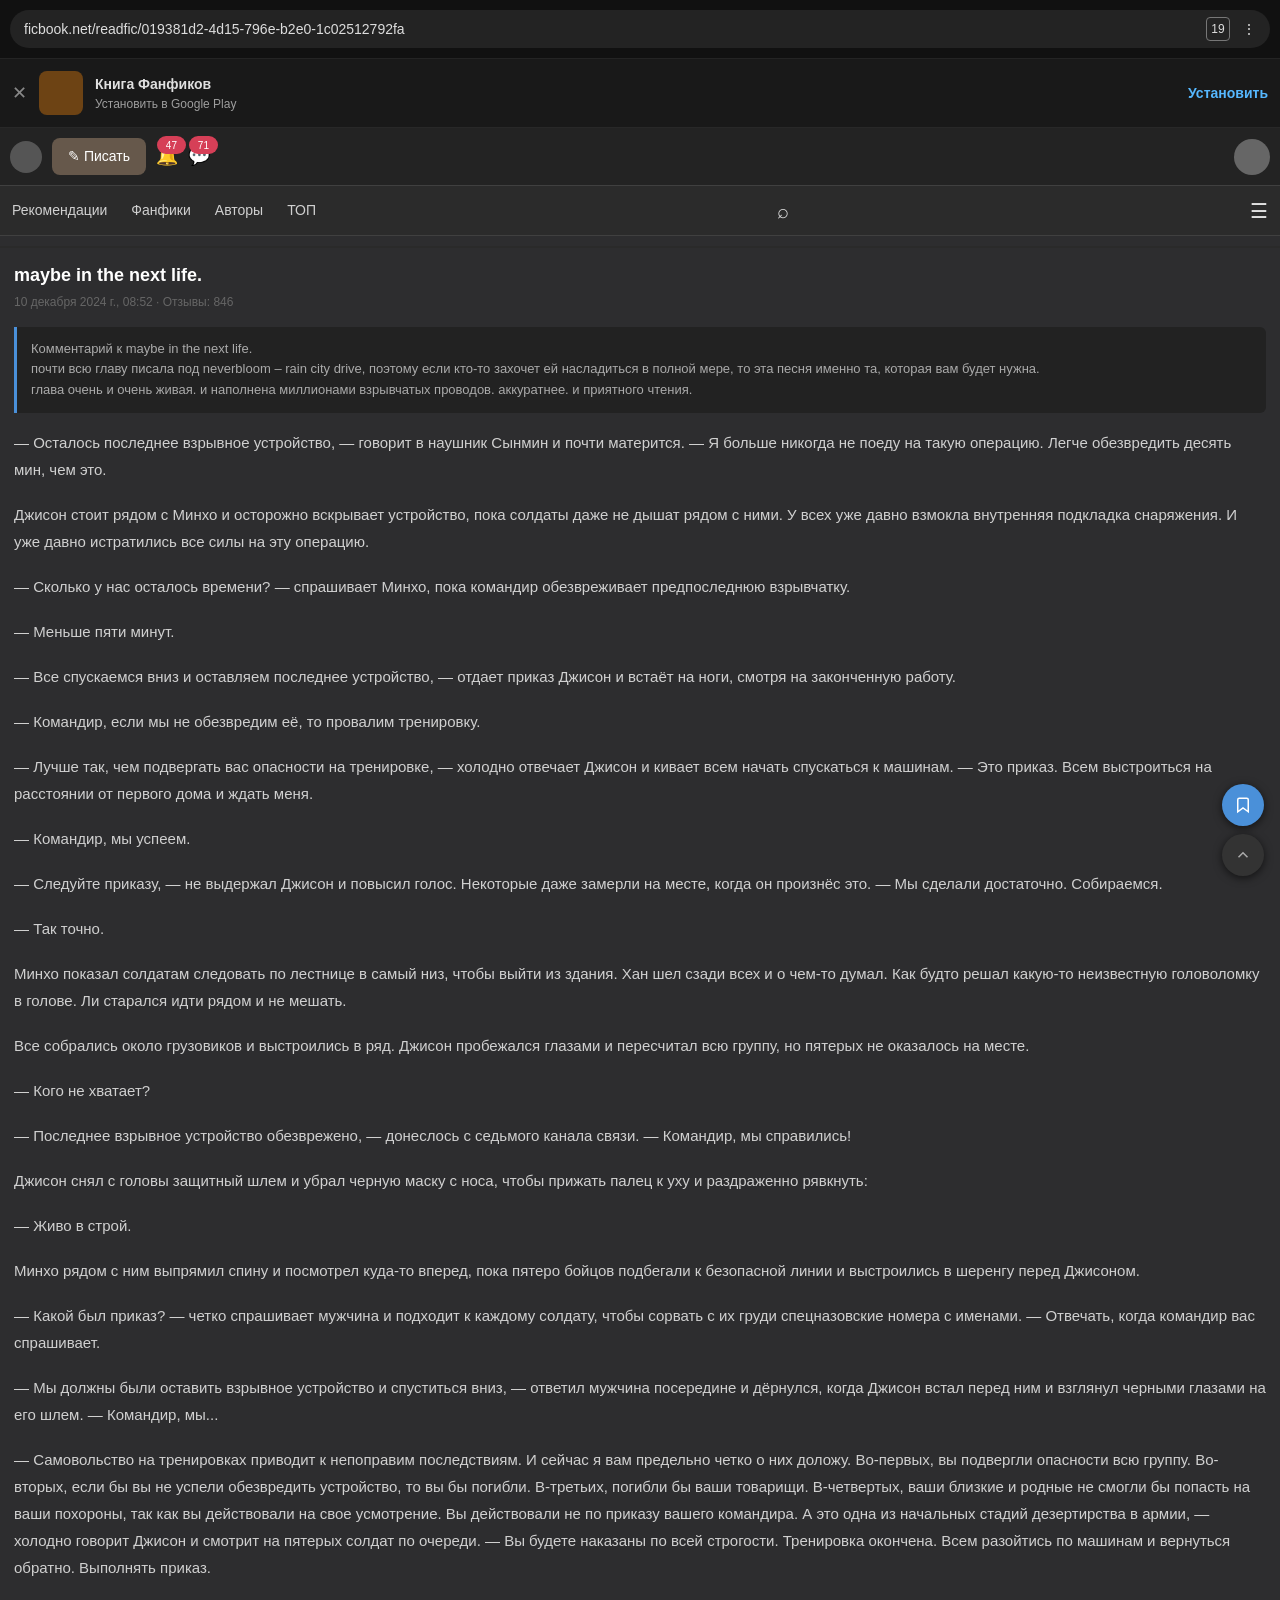
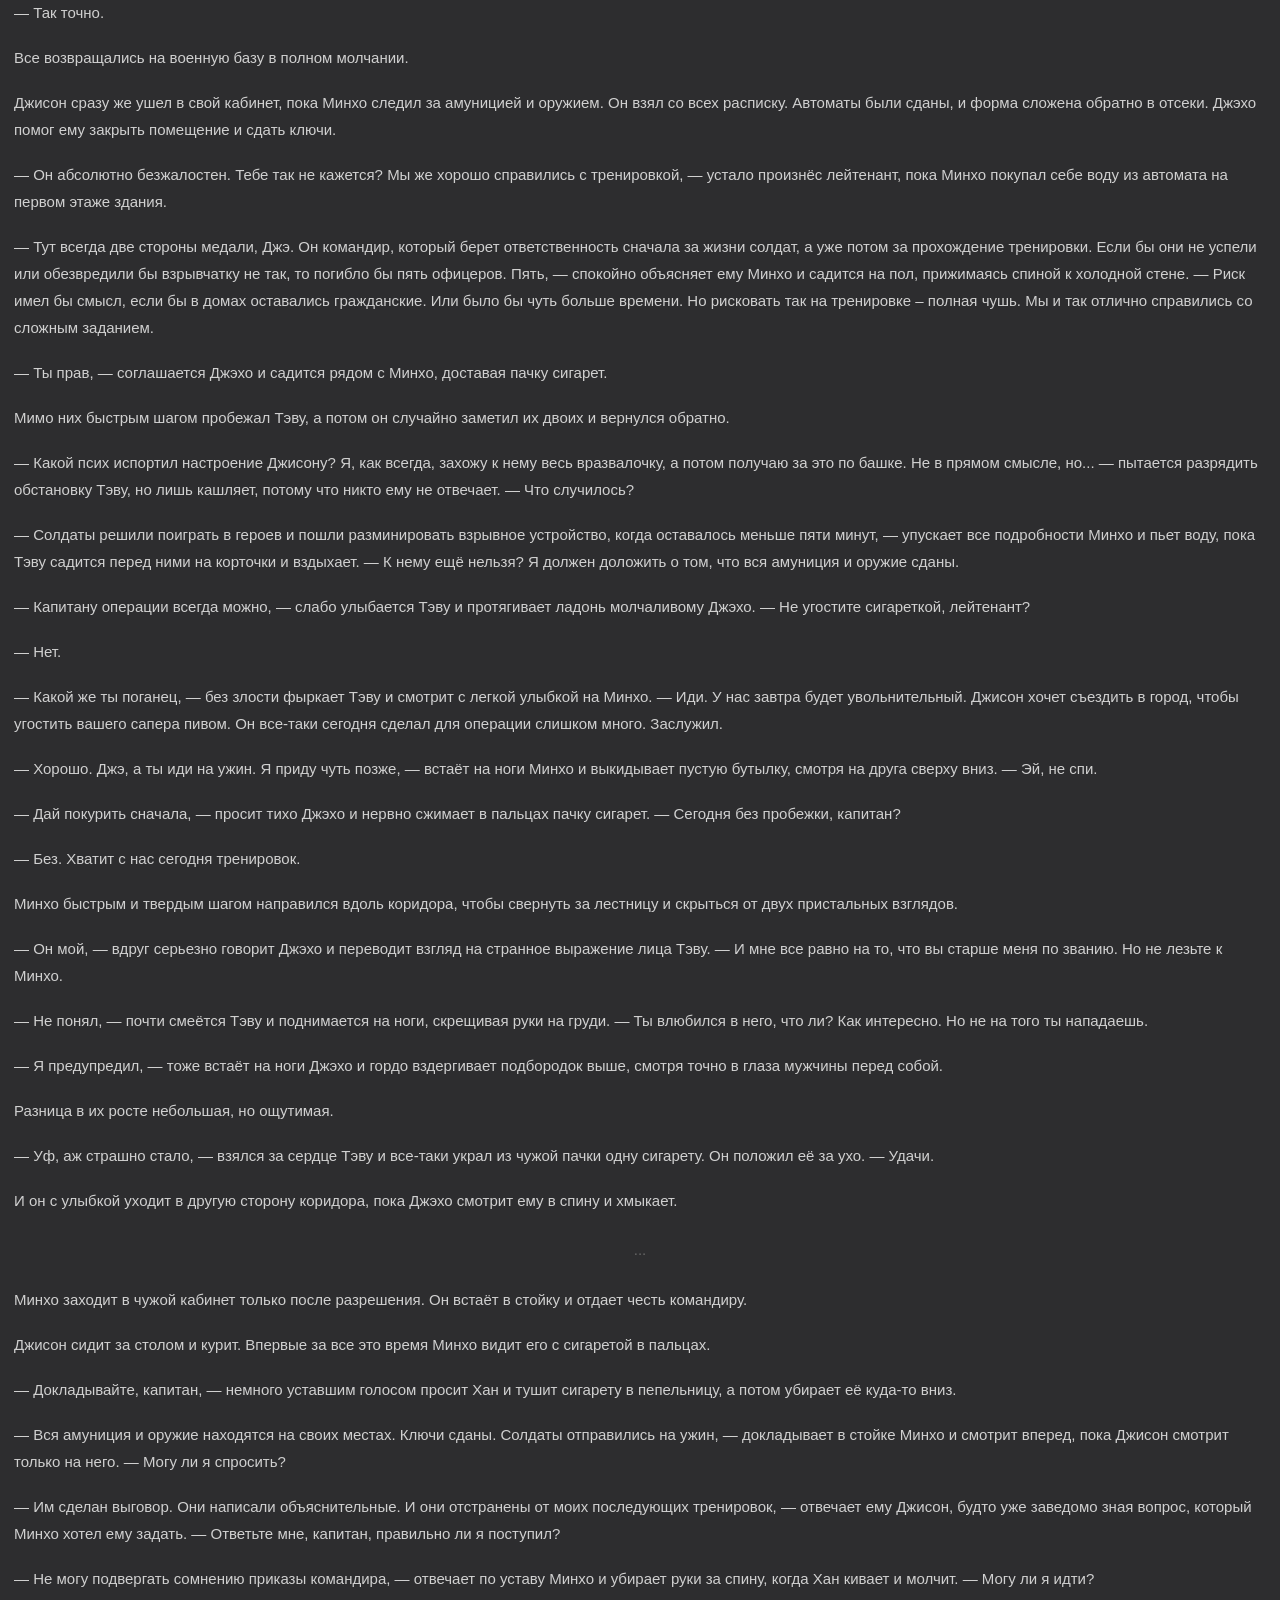
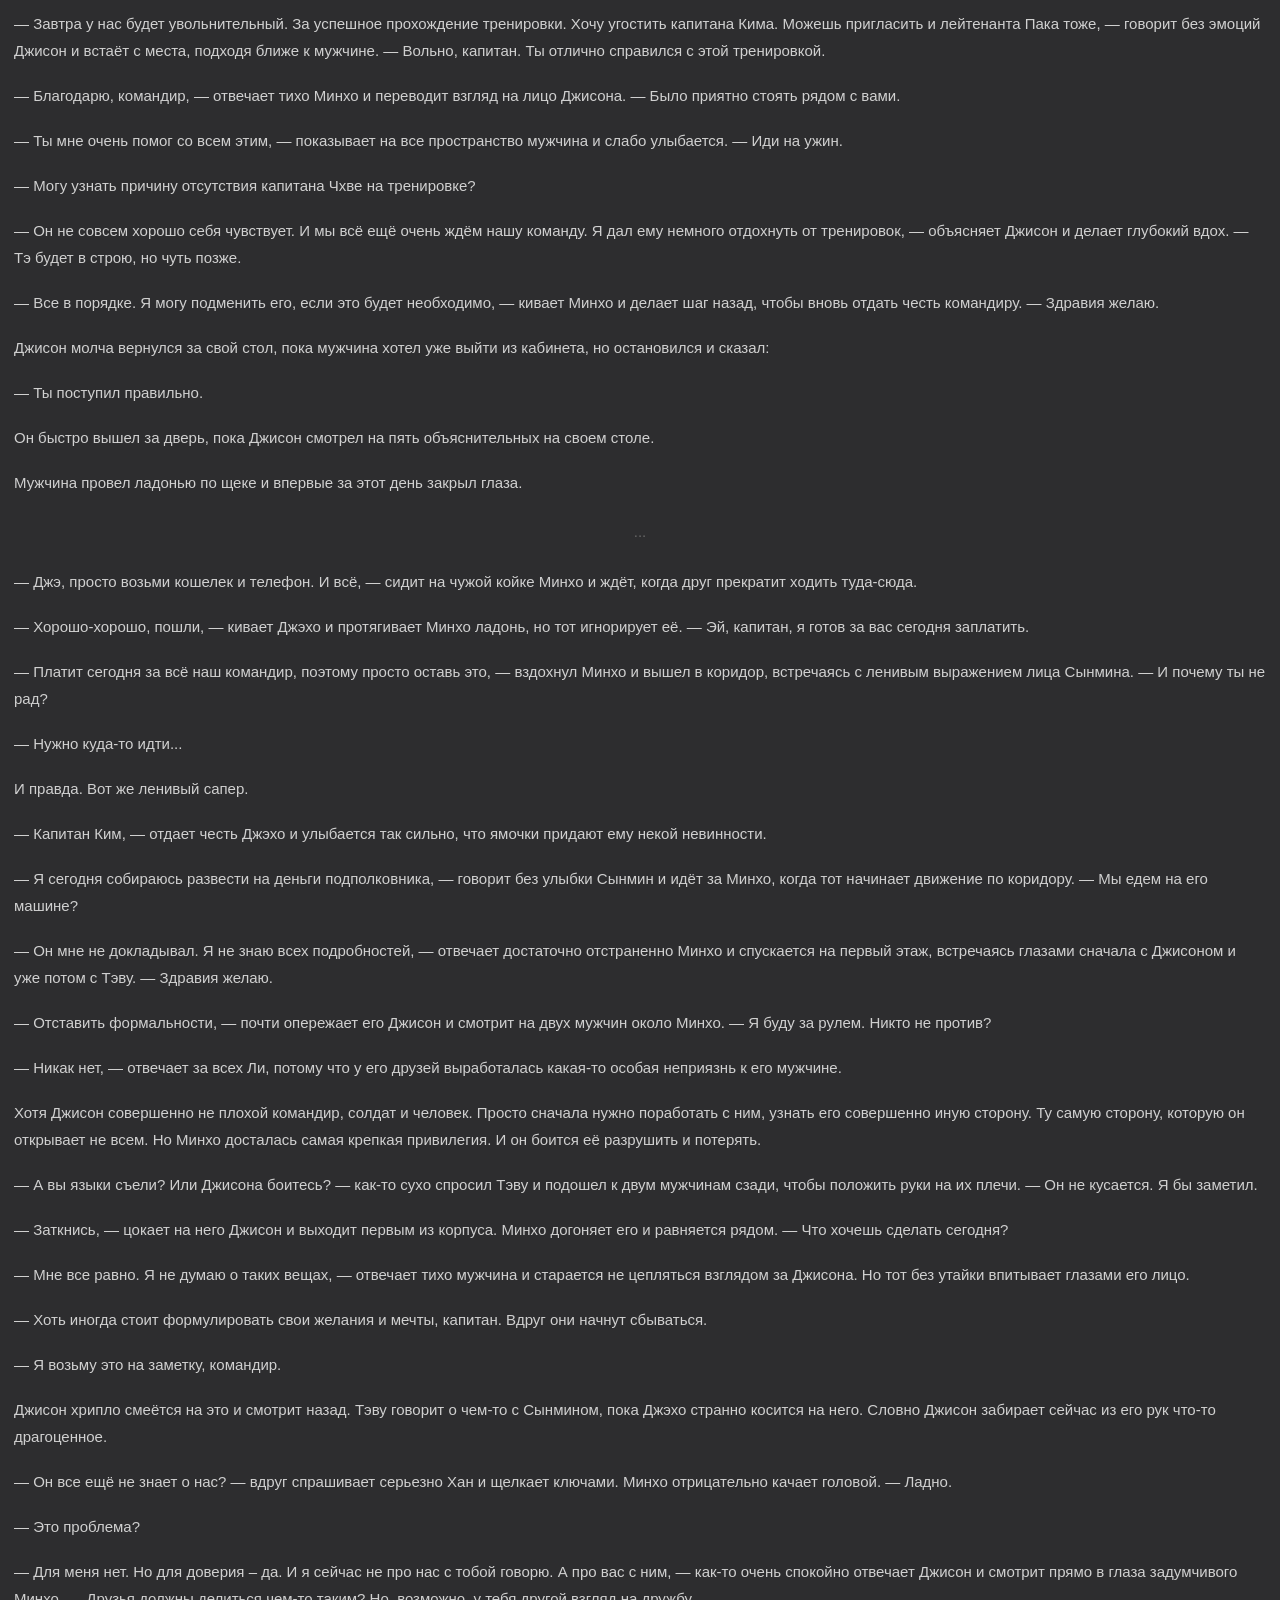
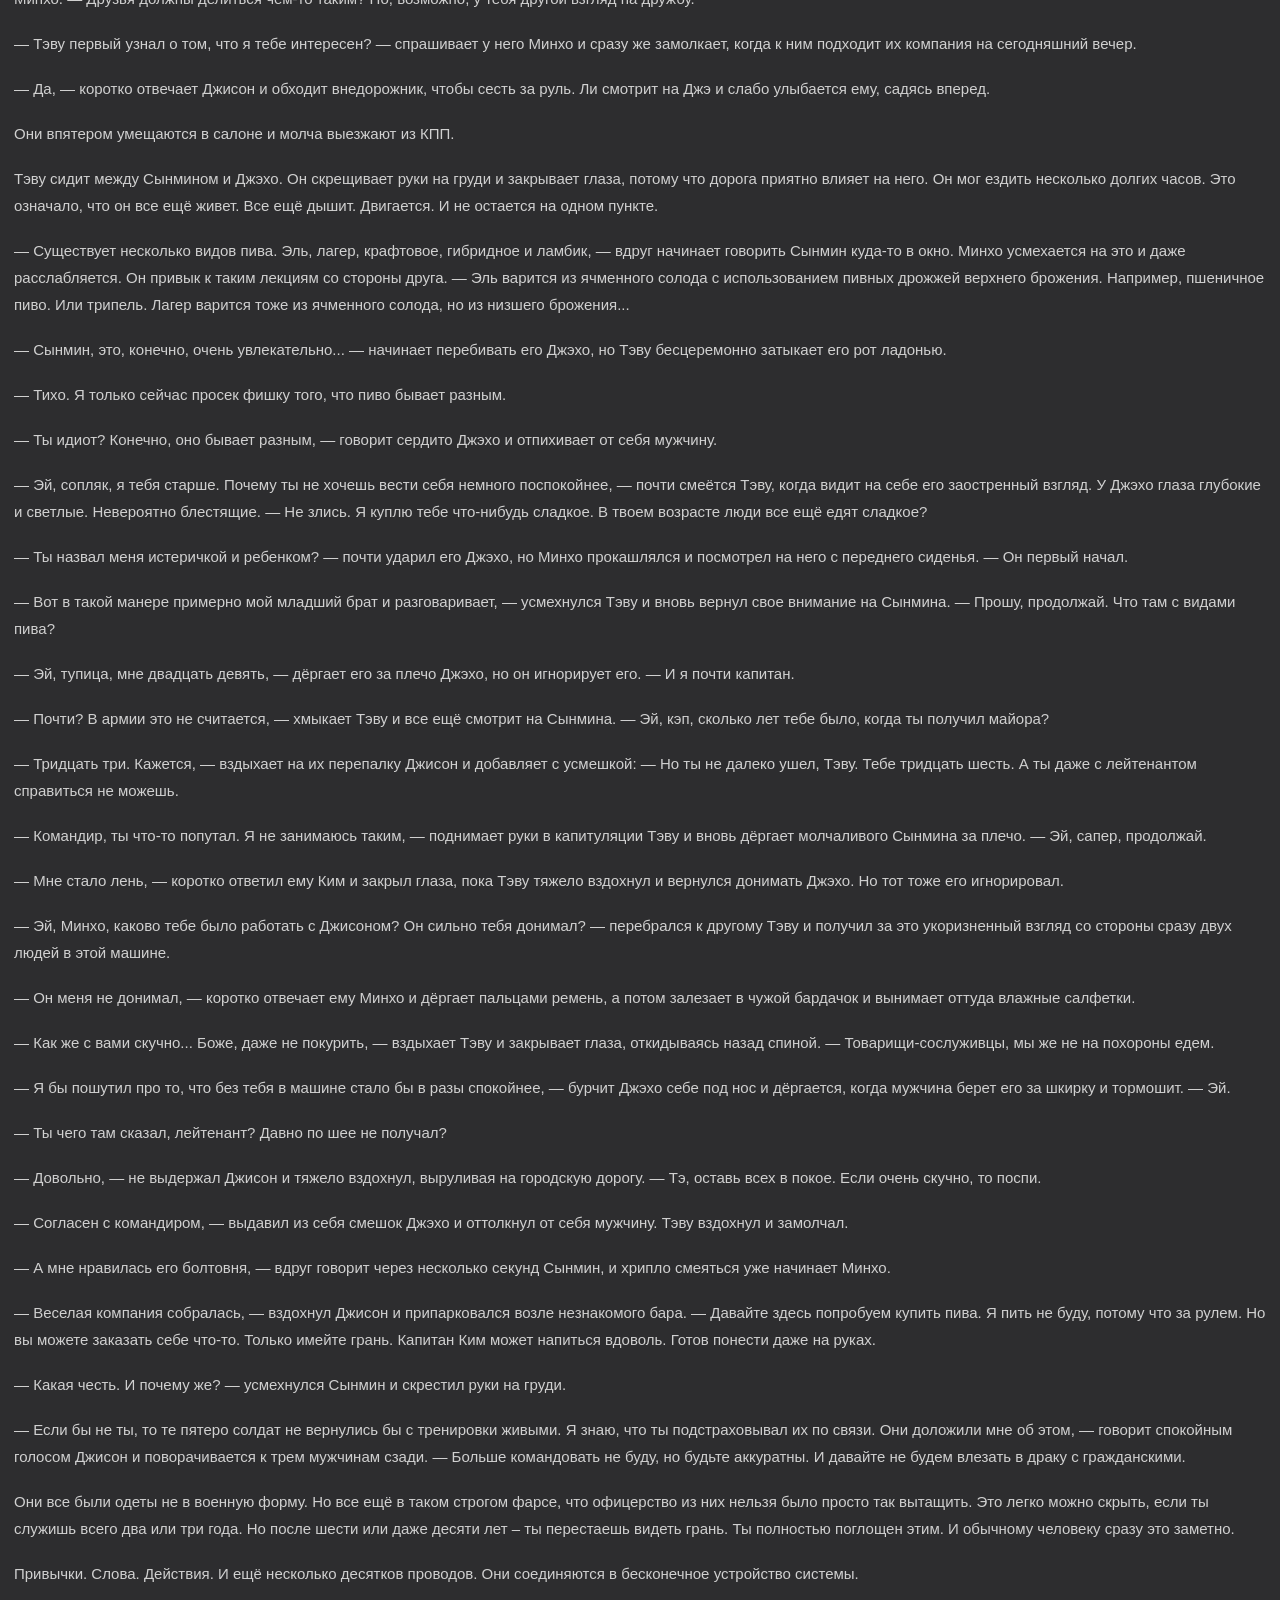
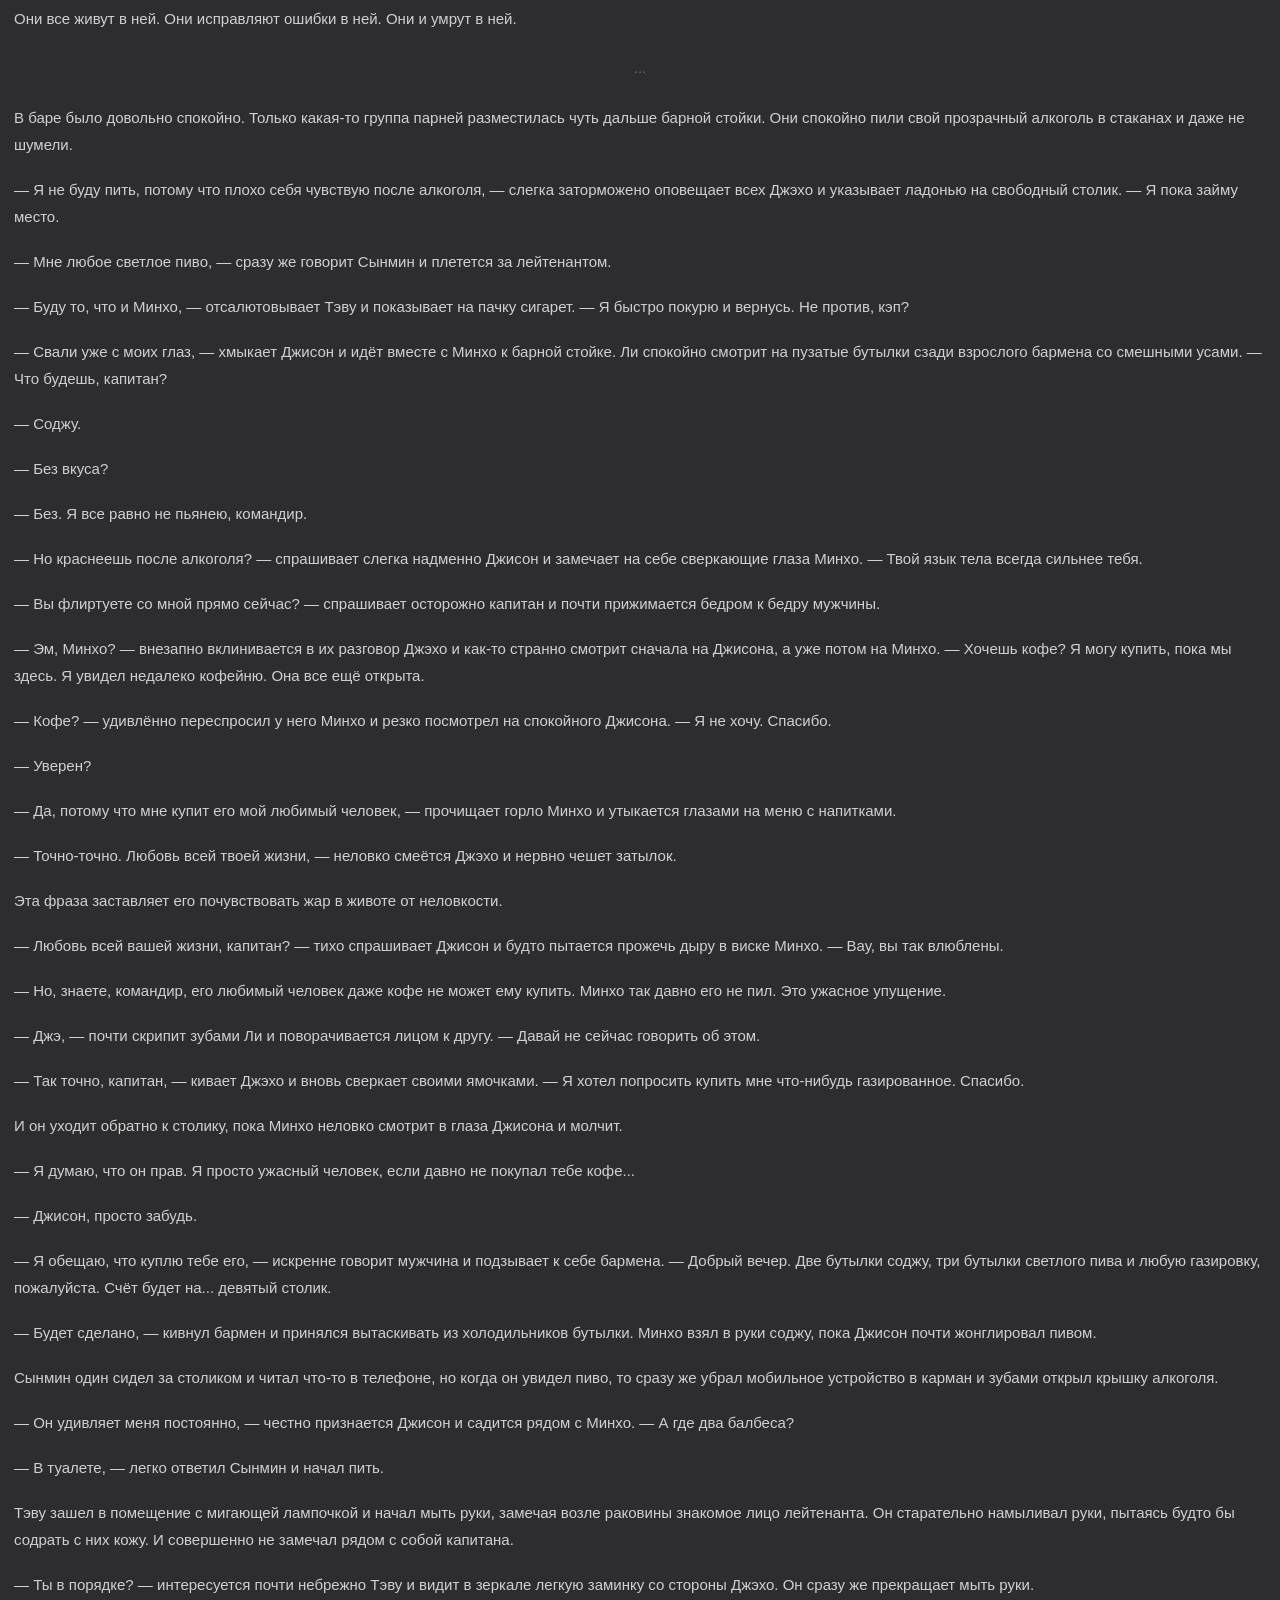
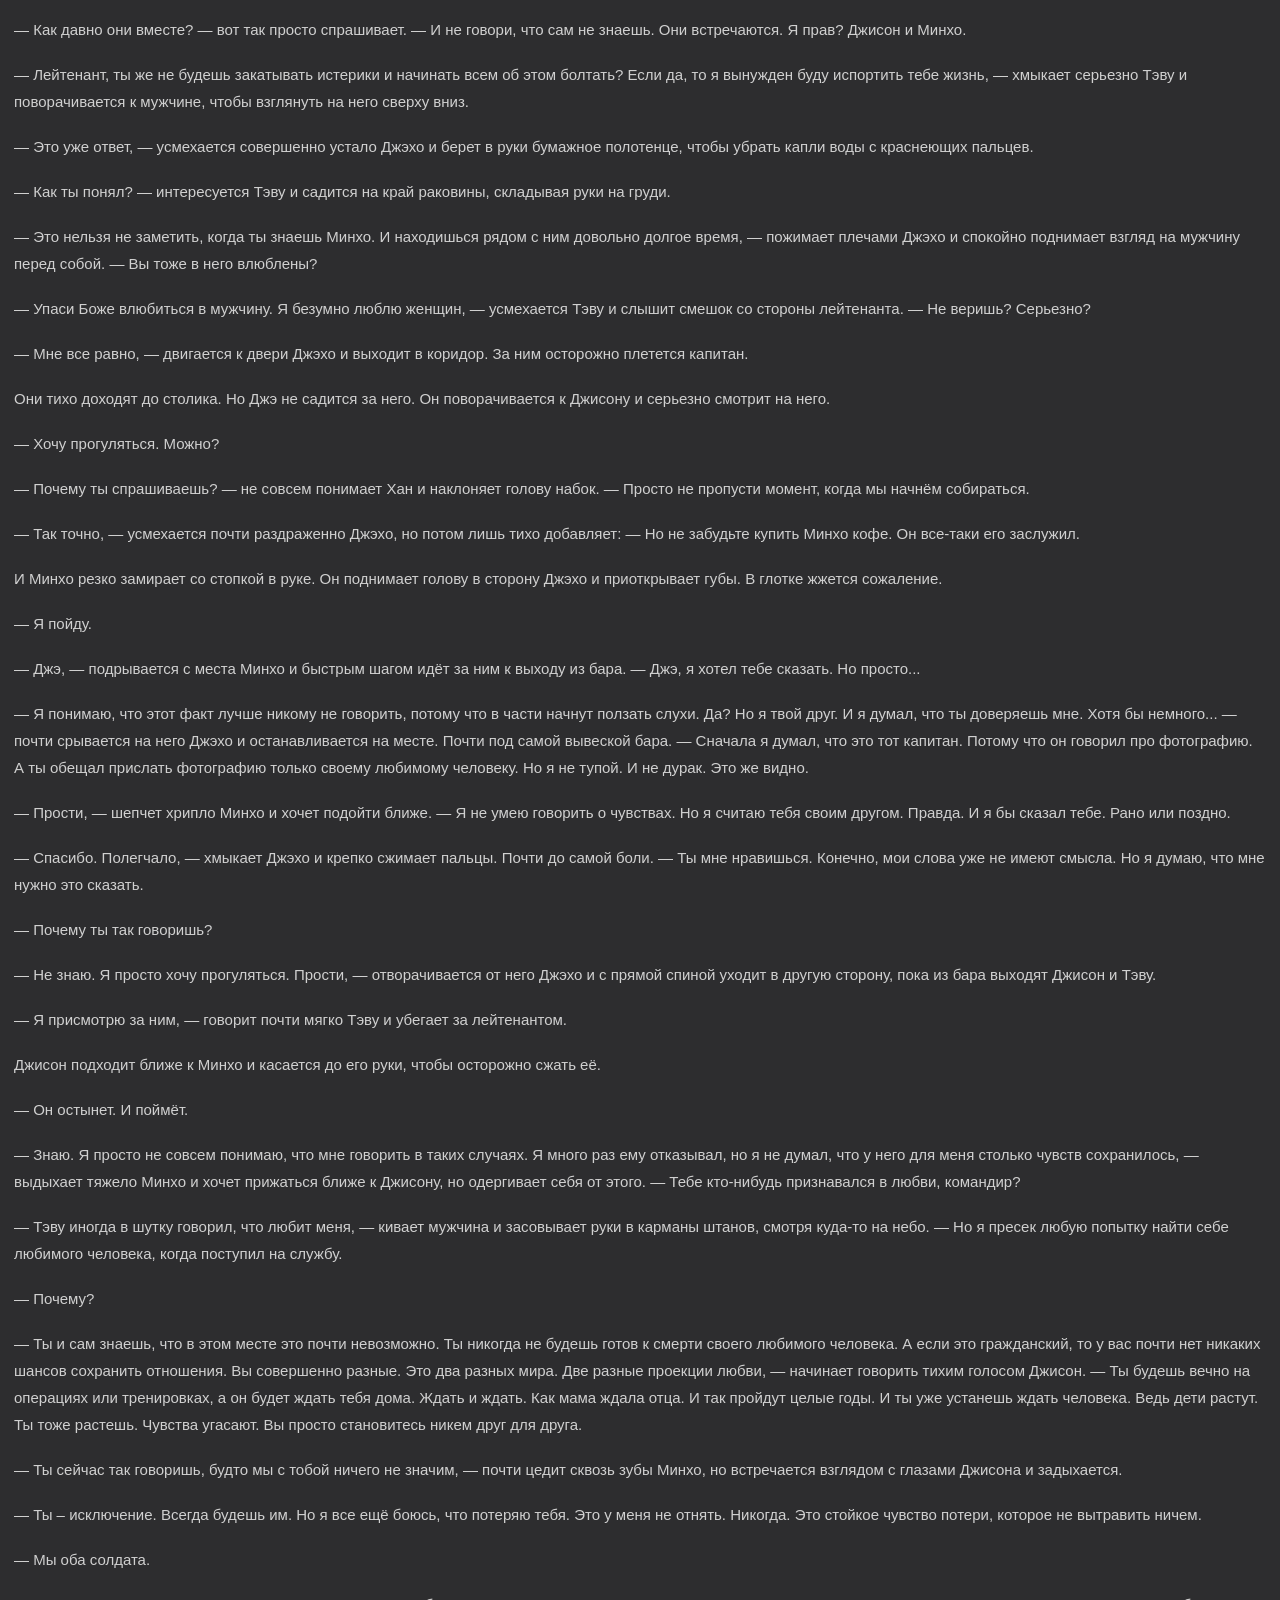
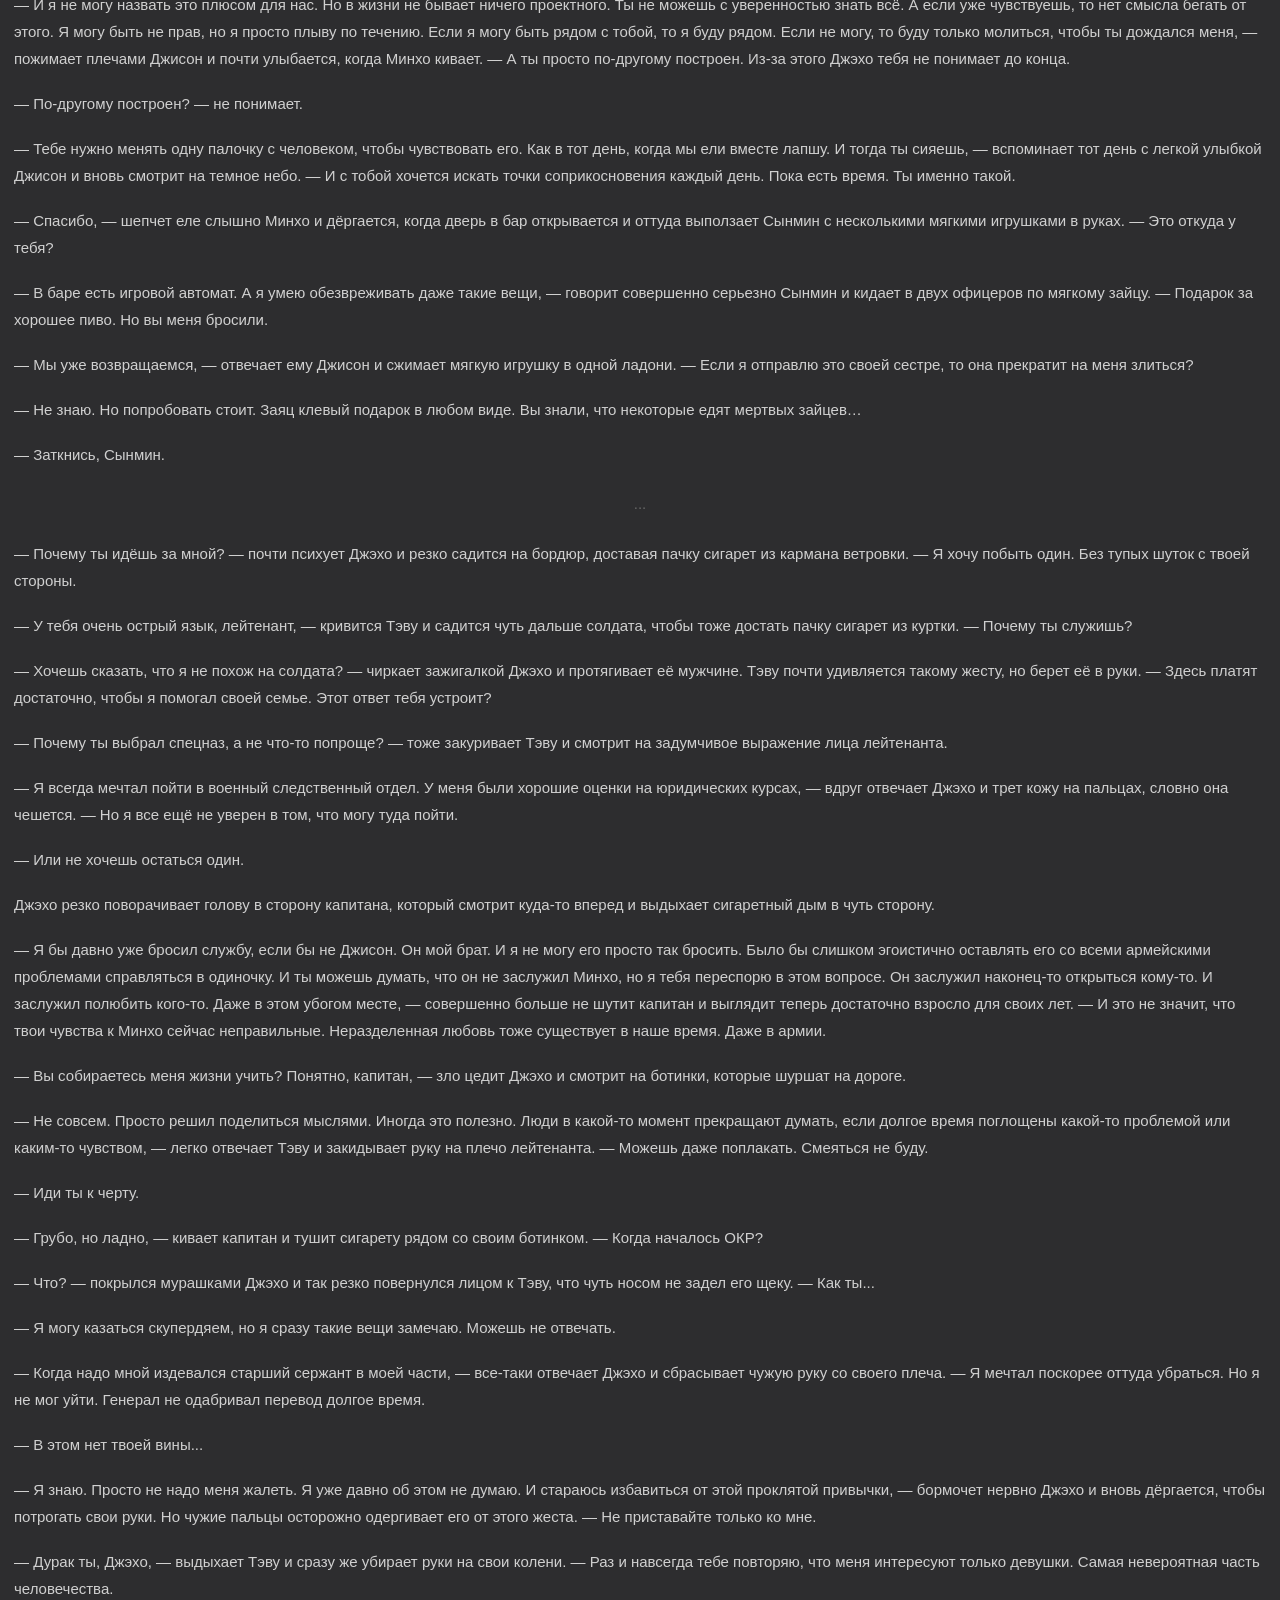
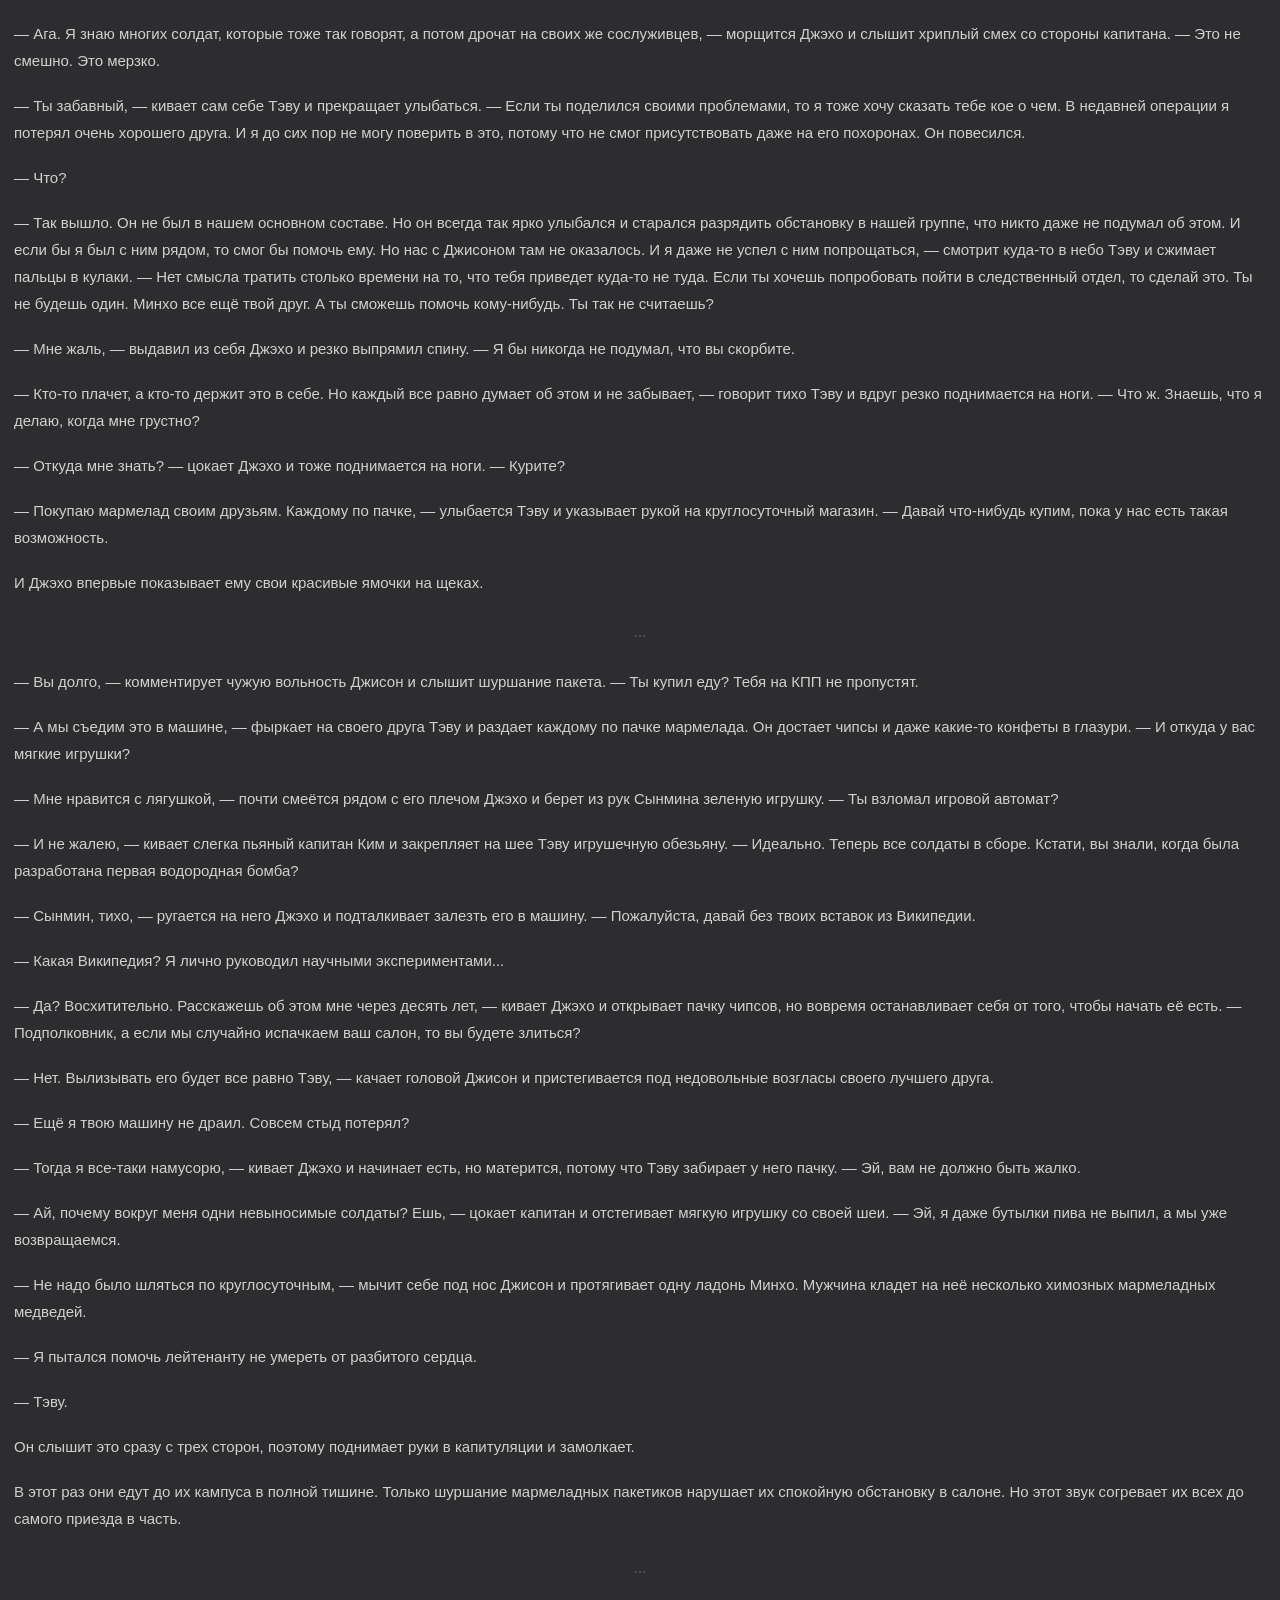
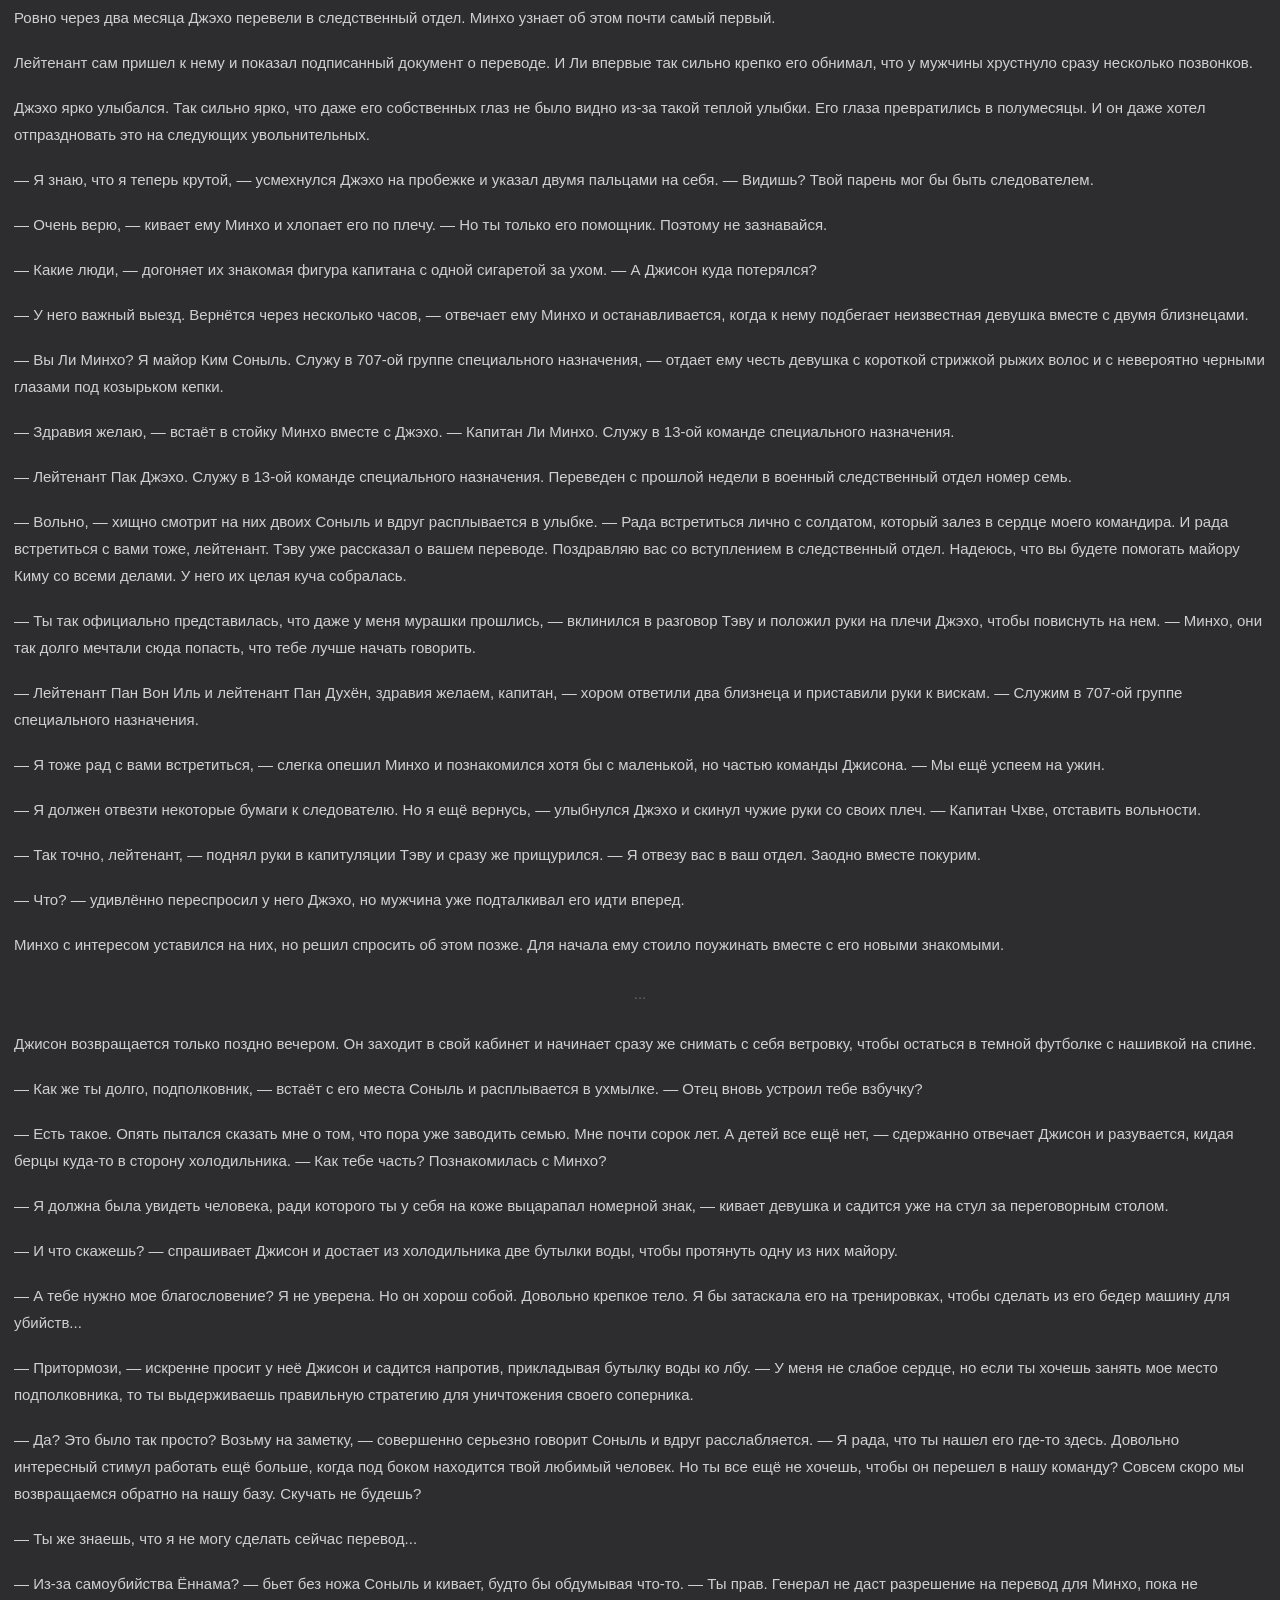
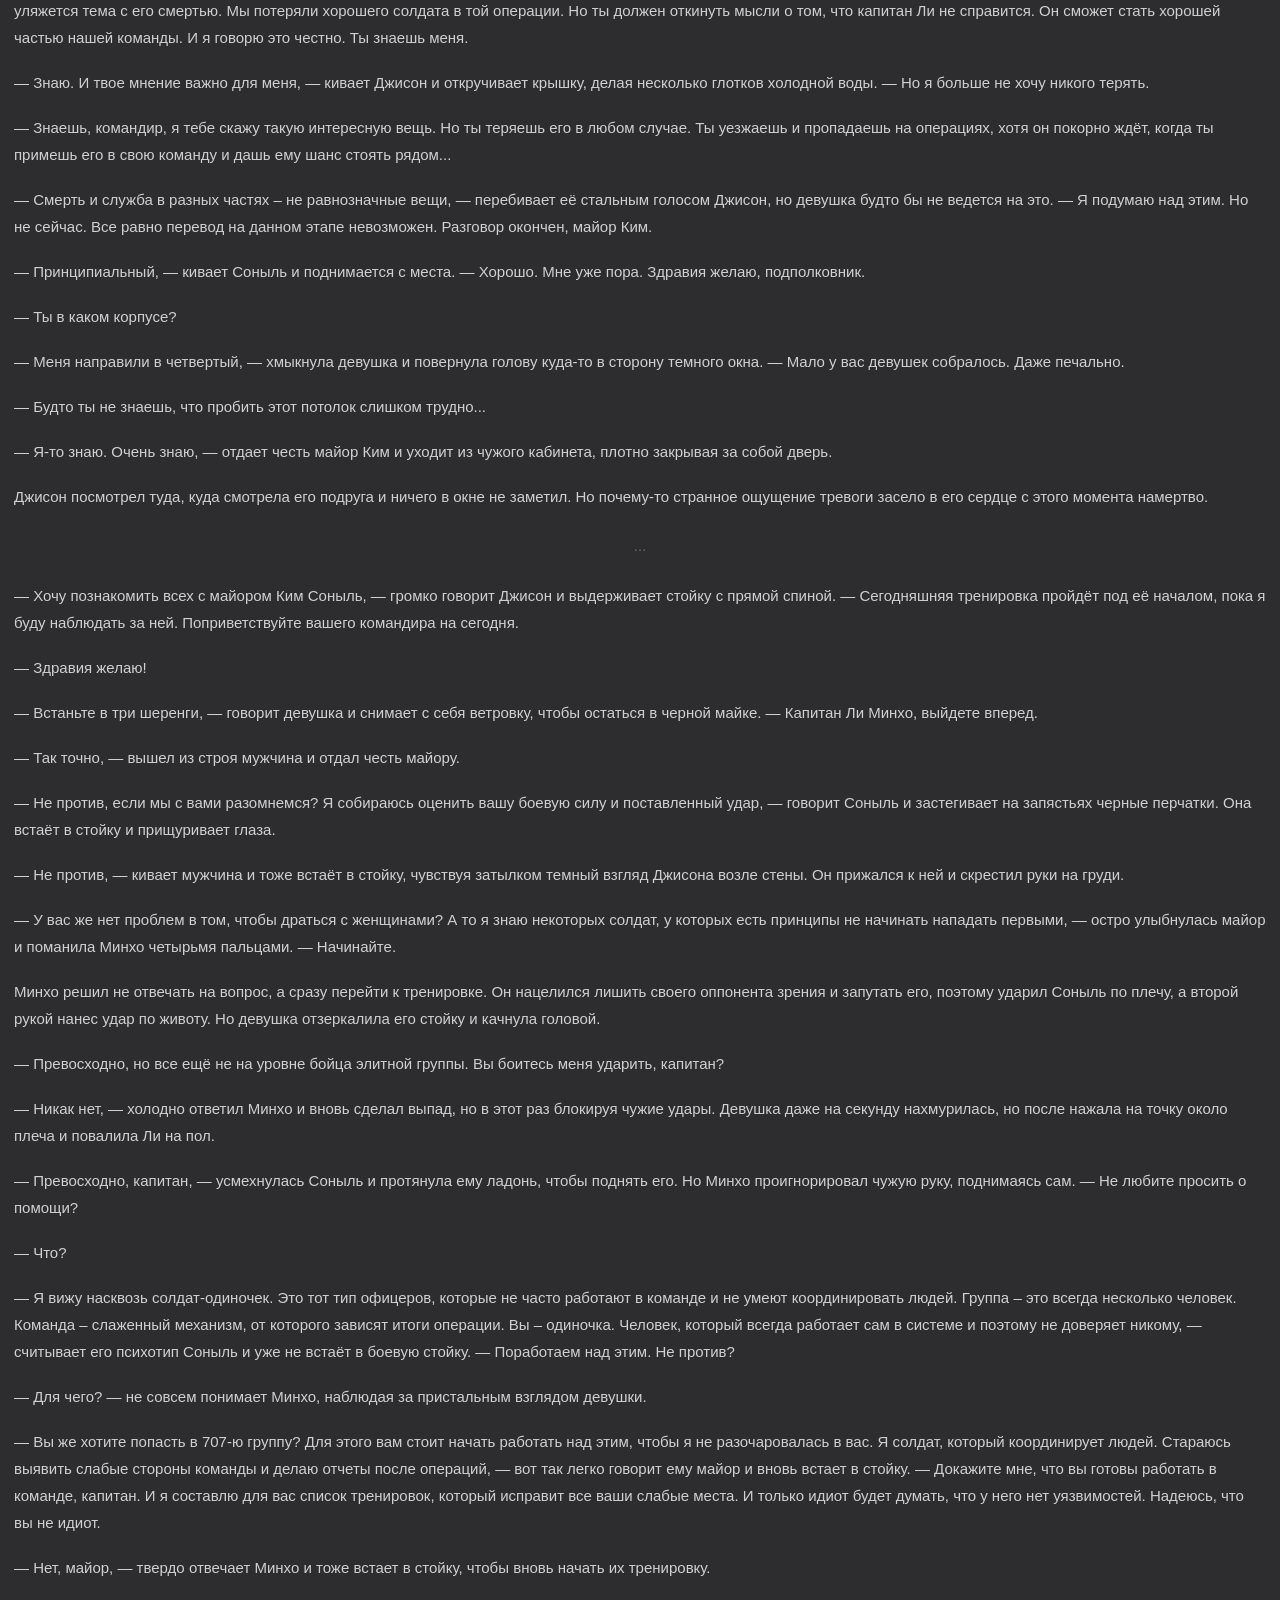
<file: chapter-3.html>
<!DOCTYPE html>
<html lang="ru">
<head>
<meta charset="UTF-8">
<meta name="viewport" content="width=device-width, initial-scale=1.0, maximum-scale=1.0, user-scalable=no">
<title>maybe in the next life. — 13–573890</title>
<link rel="stylesheet" href="styles.css">
</head>
<body>

<div class="browser-bar">
  <div class="browser-pill">
    <span>ficbook.net/readfic/019381d2-4d15-796e-b2e0-1c02512792fa</span>
    <div class="browser-right">
      <div class="tab-count">19</div>
      <span>⋮</span>
    </div>
  </div>
</div>

<div class="install-banner">
  <div class="close">✕</div>
  <div class="app-icon"></div>
  <div class="banner-content">
    <div class="banner-title">Книга Фанфиков</div>
    <div class="banner-sub">Установить в Google Play</div>
  </div>
  <div class="install-link">Установить</div>
</div>

<div class="top-nav">
  <div class="logo"></div>
  <div class="write-btn">✎ Писать</div>
  <div class="notif">🔔<span class="badge">47</span></div>
  <div class="notif">💬<span class="badge">71</span></div>
  <div class="avatar"></div>
</div>

<div class="tabs">
  <div class="tab">Рекомендации</div>
  <div class="tab">Фанфики</div>
  <div class="tab">Авторы</div>
  <div class="tab">ТОП</div>
  <div class="search-btn">⌕</div>
  <div class="menu-btn">☰</div>
</div>

<div class="reading-section">
  <div class="reading-header">maybe in the next life.</div>
  <div class="reading-meta">10 декабря 2024 г., 08:52 · Отзывы: 846</div>
  <div class="reading-body">

    <div class="author-note">Комментарий к maybe in the next life.<br>почти всю главу писала под neverbloom – rain city drive, поэтому если кто-то захочет ей насладиться в полной мере, то эта песня именно та, которая вам будет нужна. <br>глава очень и очень живая. и наполнена миллионами взрывчатых проводов. аккуратнее. и приятного чтения.</div>

    <p>— Осталось последнее взрывное устройство, — говорит в наушник Сынмин и почти матерится. — Я больше никогда не поеду на такую операцию. Легче обезвредить десять мин, чем это.</p>

    <p>Джисон стоит рядом с Минхо и осторожно вскрывает устройство, пока солдаты даже не дышат рядом с ними. У всех уже давно взмокла внутренняя подкладка снаряжения. И уже давно истратились все силы на эту операцию.</p>

    <p>— Сколько у нас осталось времени? — спрашивает Минхо, пока командир обезвреживает предпоследнюю взрывчатку.</p>

    <p>— Меньше пяти минут.</p>

    <p>— Все спускаемся вниз и оставляем последнее устройство, — отдает приказ Джисон и встаёт на ноги, смотря на законченную работу.</p>

    <p>— Командир, если мы не обезвредим её, то провалим тренировку.</p>

    <p>— Лучше так, чем подвергать вас опасности на тренировке, — холодно отвечает Джисон и кивает всем начать спускаться к машинам. — Это приказ. Всем выстроиться на расстоянии от первого дома и ждать меня.</p>

    <p>— Командир, мы успеем.</p>

    <p>— Следуйте приказу, — не выдержал Джисон и повысил голос. Некоторые даже замерли на месте, когда он произнёс это. — Мы сделали достаточно. Собираемся.</p>

    <p>— Так точно.</p>

    <p>Минхо показал солдатам следовать по лестнице в самый низ, чтобы выйти из здания. Хан шел сзади всех и о чем-то думал. Как будто решал какую-то неизвестную головоломку в голове. Ли старался идти рядом и не мешать.</p>

    <p>Все собрались около грузовиков и выстроились в ряд. Джисон пробежался глазами и пересчитал всю группу, но пятерых не оказалось на месте.</p>

    <p>— Кого не хватает?</p>

    <p>— Последнее взрывное устройство обезврежено, — донеслось с седьмого канала связи. — Командир, мы справились!</p>

    <p>Джисон снял с головы защитный шлем и убрал черную маску с носа, чтобы прижать палец к уху и раздраженно рявкнуть:</p>

    <p>— Живо в строй.</p>

    <p>Минхо рядом с ним выпрямил спину и посмотрел куда-то вперед, пока пятеро бойцов подбегали к безопасной линии и выстроились в шеренгу перед Джисоном.</p>

    <p>— Какой был приказ? — четко спрашивает мужчина и подходит к каждому солдату, чтобы сорвать с их груди спецназовские номера с именами. — Отвечать, когда командир вас спрашивает.</p>

    <p>— Мы должны были оставить взрывное устройство и спуститься вниз, — ответил мужчина посередине и дёрнулся, когда Джисон встал перед ним и взглянул черными глазами на его шлем. — Командир, мы...</p>

    <p>— Самовольство на тренировках приводит к непоправим последствиям. И сейчас я вам предельно четко о них доложу. Во-первых, вы подвергли опасности всю группу. Во-вторых, если бы вы не успели обезвредить устройство, то вы бы погибли. В-третьих, погибли бы ваши товарищи. В-четвертых, ваши близкие и родные не смогли бы попасть на ваши похороны, так как вы действовали на свое усмотрение. Вы действовали не по приказу вашего командира. А это одна из начальных стадий дезертирства в армии, — холодно говорит Джисон и смотрит на пятерых солдат по очереди. — Вы будете наказаны по всей строгости. Тренировка окончена. Всем разойтись по машинам и вернуться обратно. Выполнять приказ.</p>

    <p>— Так точно.</p>

    <p>Все возвращались на военную базу в полном молчании.</p>

    <p>Джисон сразу же ушел в свой кабинет, пока Минхо следил за амуницией и оружием. Он взял со всех расписку. Автоматы были сданы, и форма сложена обратно в отсеки. Джэхо помог ему закрыть помещение и сдать ключи.</p>

    <p>— Он абсолютно безжалостен. Тебе так не кажется? Мы же хорошо справились с тренировкой, — устало произнёс лейтенант, пока Минхо покупал себе воду из автомата на первом этаже здания.</p>

    <p>— Тут всегда две стороны медали, Джэ. Он командир, который берет ответственность сначала за жизни солдат, а уже потом за прохождение тренировки. Если бы они не успели или обезвредили бы взрывчатку не так, то погибло бы пять офицеров. Пять, — спокойно объясняет ему Минхо и садится на пол, прижимаясь спиной к холодной стене. — Риск имел бы смысл, если бы в домах оставались гражданские. Или было бы чуть больше времени. Но рисковать так на тренировке – полная чушь. Мы и так отлично справились со сложным заданием.</p>

    <p>— Ты прав, — соглашается Джэхо и садится рядом с Минхо, доставая пачку сигарет.</p>

    <p>Мимо них быстрым шагом пробежал Тэву, а потом он случайно заметил их двоих и вернулся обратно.</p>

    <p>— Какой псих испортил настроение Джисону? Я, как всегда, захожу к нему весь вразвалочку, а потом получаю за это по башке. Не в прямом смысле, но... — пытается разрядить обстановку Тэву, но лишь кашляет, потому что никто ему не отвечает. — Что случилось?</p>

    <p>— Солдаты решили поиграть в героев и пошли разминировать взрывное устройство, когда оставалось меньше пяти минут, — упускает все подробности Минхо и пьет воду, пока Тэву садится перед ними на корточки и вздыхает. — К нему ещё нельзя? Я должен доложить о том, что вся амуниция и оружие сданы.</p>

    <p>— Капитану операции всегда можно, — слабо улыбается Тэву и протягивает ладонь молчаливому Джэхо. — Не угостите сигареткой, лейтенант?</p>

    <p>— Нет.</p>

    <p>— Какой же ты поганец, — без злости фыркает Тэву и смотрит с легкой улыбкой на Минхо. — Иди. У нас завтра будет увольнительный. Джисон хочет съездить в город, чтобы угостить вашего сапера пивом. Он все-таки сегодня сделал для операции слишком много. Заслужил.</p>

    <p>— Хорошо. Джэ, а ты иди на ужин. Я приду чуть позже, — встаёт на ноги Минхо и выкидывает пустую бутылку, смотря на друга сверху вниз. — Эй, не спи.</p>

    <p>— Дай покурить сначала, — просит тихо Джэхо и нервно сжимает в пальцах пачку сигарет. — Сегодня без пробежки, капитан?</p>

    <p>— Без. Хватит с нас сегодня тренировок.</p>

    <p>Минхо быстрым и твердым шагом направился вдоль коридора, чтобы свернуть за лестницу и скрыться от двух пристальных взглядов.</p>

    <p>— Он мой, — вдруг серьезно говорит Джэхо и переводит взгляд на странное выражение лица Тэву. — И мне все равно на то, что вы старше меня по званию. Но не лезьте к Минхо.</p>

    <p>— Не понял, — почти смеётся Тэву и поднимается на ноги, скрещивая руки на груди. — Ты влюбился в него, что ли? Как интересно. Но не на того ты нападаешь.</p>

    <p>— Я предупредил, — тоже встаёт на ноги Джэхо и гордо вздергивает подбородок выше, смотря точно в глаза мужчины перед собой.</p>

    <p>Разница в их росте небольшая, но ощутимая.</p>

    <p>— Уф, аж страшно стало, — взялся за сердце Тэву и все-таки украл из чужой пачки одну сигарету. Он положил её за ухо. — Удачи.</p>

    <p>И он с улыбкой уходит в другую сторону коридора, пока Джэхо смотрит ему в спину и хмыкает.</p>

    <p class="scene-break">...</p>

    <p>Минхо заходит в чужой кабинет только после разрешения. Он встаёт в стойку и отдает честь командиру.</p>

    <p>Джисон сидит за столом и курит. Впервые за все это время Минхо видит его с сигаретой в пальцах.</p>

    <p>— Докладывайте, капитан, — немного уставшим голосом просит Хан и тушит сигарету в пепельницу, а потом убирает её куда-то вниз.</p>

    <p>— Вся амуниция и оружие находятся на своих местах. Ключи сданы. Солдаты отправились на ужин, — докладывает в стойке Минхо и смотрит вперед, пока Джисон смотрит только на него. — Могу ли я спросить?</p>

    <p>— Им сделан выговор. Они написали объяснительные. И они отстранены от моих последующих тренировок, — отвечает ему Джисон, будто уже заведомо зная вопрос, который Минхо хотел ему задать. — Ответьте мне, капитан, правильно ли я поступил?</p>

    <p>— Не могу подвергать сомнению приказы командира, — отвечает по уставу Минхо и убирает руки за спину, когда Хан кивает и молчит. — Могу ли я идти?</p>

    <p>— Завтра у нас будет увольнительный. За успешное прохождение тренировки. Хочу угостить капитана Кима. Можешь пригласить и лейтенанта Пака тоже, — говорит без эмоций Джисон и встаёт с места, подходя ближе к мужчине. — Вольно, капитан. Ты отлично справился с этой тренировкой.</p>

    <p>— Благодарю, командир, — отвечает тихо Минхо и переводит взгляд на лицо Джисона. — Было приятно стоять рядом с вами.</p>

    <p>— Ты мне очень помог со всем этим, — показывает на все пространство мужчина и слабо улыбается. — Иди на ужин.</p>

    <p>— Могу узнать причину отсутствия капитана Чхве на тренировке?</p>

    <p>— Он не совсем хорошо себя чувствует. И мы всё ещё очень ждём нашу команду. Я дал ему немного отдохнуть от тренировок, — объясняет Джисон и делает глубокий вдох. — Тэ будет в строю, но чуть позже.</p>

    <p>— Все в порядке. Я могу подменить его, если это будет необходимо, — кивает Минхо и делает шаг назад, чтобы вновь отдать честь командиру. — Здравия желаю.</p>

    <p>Джисон молча вернулся за свой стол, пока мужчина хотел уже выйти из кабинета, но остановился и сказал:</p>

    <p>— Ты поступил правильно.</p>

    <p>Он быстро вышел за дверь, пока Джисон смотрел на пять объяснительных на своем столе.</p>

    <p>Мужчина провел ладонью по щеке и впервые за этот день закрыл глаза.</p>

    <p class="scene-break">...</p>

    <p>— Джэ, просто возьми кошелек и телефон. И всё, — сидит на чужой койке Минхо и ждёт, когда друг прекратит ходить туда-сюда.</p>

    <p>— Хорошо-хорошо, пошли, — кивает Джэхо и протягивает Минхо ладонь, но тот игнорирует её. — Эй, капитан, я готов за вас сегодня заплатить.</p>

    <p>— Платит сегодня за всё наш командир, поэтому просто оставь это, — вздохнул Минхо и вышел в коридор, встречаясь с ленивым выражением лица Сынмина. — И почему ты не рад?</p>

    <p>— Нужно куда-то идти...</p>

    <p>И правда. Вот же ленивый сапер.</p>

    <p>— Капитан Ким, — отдает честь Джэхо и улыбается так сильно, что ямочки придают ему некой невинности.</p>

    <p>— Я сегодня собираюсь развести на деньги подполковника, — говорит без улыбки Сынмин и идёт за Минхо, когда тот начинает движение по коридору. — Мы едем на его машине?</p>

    <p>— Он мне не докладывал. Я не знаю всех подробностей, — отвечает достаточно отстраненно Минхо и спускается на первый этаж, встречаясь глазами сначала с Джисоном и уже потом с Тэву. — Здравия желаю.</p>

    <p>— Отставить формальности, — почти опережает его Джисон и смотрит на двух мужчин около Минхо. — Я буду за рулем. Никто не против?</p>

    <p>— Никак нет, — отвечает за всех Ли, потому что у его друзей выработалась какая-то особая неприязнь к его мужчине.</p>

    <p>Хотя Джисон совершенно не плохой командир, солдат и человек. Просто сначала нужно поработать с ним, узнать его совершенно иную сторону. Ту самую сторону, которую он открывает не всем. Но Минхо досталась самая крепкая привилегия. И он боится её разрушить и потерять.</p>

    <p>— А вы языки съели? Или Джисона боитесь? — как-то сухо спросил Тэву и подошел к двум мужчинам сзади, чтобы положить руки на их плечи. — Он не кусается. Я бы заметил.</p>

    <p>— Заткнись, — цокает на него Джисон и выходит первым из корпуса. Минхо догоняет его и равняется рядом. — Что хочешь сделать сегодня?</p>

    <p>— Мне все равно. Я не думаю о таких вещах, — отвечает тихо мужчина и старается не цепляться взглядом за Джисона. Но тот без утайки впитывает глазами его лицо.</p>

    <p>— Хоть иногда стоит формулировать свои желания и мечты, капитан. Вдруг они начнут сбываться.</p>

    <p>— Я возьму это на заметку, командир.</p>

    <p>Джисон хрипло смеётся на это и смотрит назад. Тэву говорит о чем-то с Сынмином, пока Джэхо странно косится на него. Словно Джисон забирает сейчас из его рук что-то драгоценное.</p>

    <p>— Он все ещё не знает о нас? — вдруг спрашивает серьезно Хан и щелкает ключами. Минхо отрицательно качает головой. — Ладно.</p>

    <p>— Это проблема?</p>

    <p>— Для меня нет. Но для доверия – да. И я сейчас не про нас с тобой говорю. А про вас с ним, — как-то очень спокойно отвечает Джисон и смотрит прямо в глаза задумчивого Минхо. — Друзья должны делиться чем-то таким? Но, возможно, у тебя другой взгляд на дружбу.</p>

    <p>— Тэву первый узнал о том, что я тебе интересен? — спрашивает у него Минхо и сразу же замолкает, когда к ним подходит их компания на сегодняшний вечер.</p>

    <p>— Да, — коротко отвечает Джисон и обходит внедорожник, чтобы сесть за руль. Ли смотрит на Джэ и слабо улыбается ему, садясь вперед.</p>

    <p>Они впятером умещаются в салоне и молча выезжают из КПП.</p>

    <p>Тэву сидит между Сынмином и Джэхо. Он скрещивает руки на груди и закрывает глаза, потому что дорога приятно влияет на него. Он мог ездить несколько долгих часов. Это означало, что он все ещё живет. Все ещё дышит. Двигается. И не остается на одном пункте.</p>

    <p>— Существует несколько видов пива. Эль, лагер, крафтовое, гибридное и ламбик, — вдруг начинает говорить Сынмин куда-то в окно. Минхо усмехается на это и даже расслабляется. Он привык к таким лекциям со стороны друга. — Эль варится из ячменного солода с использованием пивных дрожжей верхнего брожения. Например, пшеничное пиво. Или трипель. Лагер варится тоже из ячменного солода, но из низшего брожения...</p>

    <p>— Сынмин, это, конечно, очень увлекательно... — начинает перебивать его Джэхо, но Тэву бесцеремонно затыкает его рот ладонью.</p>

    <p>— Тихо. Я только сейчас просек фишку того, что пиво бывает разным.</p>

    <p>— Ты идиот? Конечно, оно бывает разным, — говорит сердито Джэхо и отпихивает от себя мужчину.</p>

    <p>— Эй, сопляк, я тебя старше. Почему ты не хочешь вести себя немного поспокойнее, — почти смеётся Тэву, когда видит на себе его заостренный взгляд. У Джэхо глаза глубокие и светлые. Невероятно блестящие. — Не злись. Я куплю тебе что-нибудь сладкое. В твоем возрасте люди все ещё едят сладкое?</p>

    <p>— Ты назвал меня истеричкой и ребенком? — почти ударил его Джэхо, но Минхо прокашлялся и посмотрел на него с переднего сиденья. — Он первый начал.</p>

    <p>— Вот в такой манере примерно мой младший брат и разговаривает, — усмехнулся Тэву и вновь вернул свое внимание на Сынмина. — Прошу, продолжай. Что там с видами пива?</p>

    <p>— Эй, тупица, мне двадцать девять, — дёргает его за плечо Джэхо, но он игнорирует его. — И я почти капитан.</p>

    <p>— Почти? В армии это не считается, — хмыкает Тэву и все ещё смотрит на Сынмина. — Эй, кэп, сколько лет тебе было, когда ты получил майора?</p>

    <p>— Тридцать три. Кажется, — вздыхает на их перепалку Джисон и добавляет с усмешкой: — Но ты не далеко ушел, Тэву. Тебе тридцать шесть. А ты даже с лейтенантом справиться не можешь.</p>

    <p>— Командир, ты что-то попутал. Я не занимаюсь таким, — поднимает руки в капитуляции Тэву и вновь дёргает молчаливого Сынмина за плечо. — Эй, сапер, продолжай.</p>

    <p>— Мне стало лень, — коротко ответил ему Ким и закрыл глаза, пока Тэву тяжело вздохнул и вернулся донимать Джэхо. Но тот тоже его игнорировал.</p>

    <p>— Эй, Минхо, каково тебе было работать с Джисоном? Он сильно тебя донимал? — перебрался к другому Тэву и получил за это укоризненный взгляд со стороны сразу двух людей в этой машине.</p>

    <p>— Он меня не донимал, — коротко отвечает ему Минхо и дёргает пальцами ремень, а потом залезает в чужой бардачок и вынимает оттуда влажные салфетки.</p>

    <p>— Как же с вами скучно... Боже, даже не покурить, — вздыхает Тэву и закрывает глаза, откидываясь назад спиной. — Товарищи-сослуживцы, мы же не на похороны едем.</p>

    <p>— Я бы пошутил про то, что без тебя в машине стало бы в разы спокойнее, — бурчит Джэхо себе под нос и дёргается, когда мужчина берет его за шкирку и тормошит. — Эй.</p>

    <p>— Ты чего там сказал, лейтенант? Давно по шее не получал?</p>

    <p>— Довольно, — не выдержал Джисон и тяжело вздохнул, выруливая на городскую дорогу. — Тэ, оставь всех в покое. Если очень скучно, то поспи.</p>

    <p>— Согласен с командиром, — выдавил из себя смешок Джэхо и оттолкнул от себя мужчину. Тэву вздохнул и замолчал.</p>

    <p>— А мне нравилась его болтовня, — вдруг говорит через несколько секунд Сынмин, и хрипло смеяться уже начинает Минхо.</p>

    <p>— Веселая компания собралась, — вздохнул Джисон и припарковался возле незнакомого бара. — Давайте здесь попробуем купить пива. Я пить не буду, потому что за рулем. Но вы можете заказать себе что-то. Только имейте грань. Капитан Ким может напиться вдоволь. Готов понести даже на руках.</p>

    <p>— Какая честь. И почему же? — усмехнулся Сынмин и скрестил руки на груди.</p>

    <p>— Если бы не ты, то те пятеро солдат не вернулись бы с тренировки живыми. Я знаю, что ты подстраховывал их по связи. Они доложили мне об этом, — говорит спокойным голосом Джисон и поворачивается к трем мужчинам сзади. — Больше командовать не буду, но будьте аккуратны. И давайте не будем влезать в драку с гражданскими.</p>

    <p>Они все были одеты не в военную форму. Но все ещё в таком строгом фарсе, что офицерство из них нельзя было просто так вытащить. Это легко можно скрыть, если ты служишь всего два или три года. Но после шести или даже десяти лет – ты перестаешь видеть грань. Ты полностью поглощен этим. И обычному человеку сразу это заметно.</p>

    <p>Привычки. Слова. Действия. И ещё несколько десятков проводов. Они соединяются в бесконечное устройство системы.</p>

    <p>Они все живут в ней. Они исправляют ошибки в ней. Они и умрут в ней.</p>

    <p class="scene-break">...</p>

    <p>В баре было довольно спокойно. Только какая-то группа парней разместилась чуть дальше барной стойки. Они спокойно пили свой прозрачный алкоголь в стаканах и даже не шумели.</p>

    <p>— Я не буду пить, потому что плохо себя чувствую после алкоголя, — слегка заторможено оповещает всех Джэхо и указывает ладонью на свободный столик. — Я пока займу место.</p>

    <p>— Мне любое светлое пиво, — сразу же говорит Сынмин и плетется за лейтенантом.</p>

    <p>— Буду то, что и Минхо, — отсалютовывает Тэву и показывает на пачку сигарет. — Я быстро покурю и вернусь. Не против, кэп?</p>

    <p>— Свали уже с моих глаз, — хмыкает Джисон и идёт вместе с Минхо к барной стойке. Ли спокойно смотрит на пузатые бутылки сзади взрослого бармена со смешными усами. — Что будешь, капитан?</p>

    <p>— Соджу.</p>

    <p>— Без вкуса?</p>

    <p>— Без. Я все равно не пьянею, командир.</p>

    <p>— Но краснеешь после алкоголя? — спрашивает слегка надменно Джисон и замечает на себе сверкающие глаза Минхо. — Твой язык тела всегда сильнее тебя.</p>

    <p>— Вы флиртуете со мной прямо сейчас? — спрашивает осторожно капитан и почти прижимается бедром к бедру мужчины.</p>

    <p>— Эм, Минхо? — внезапно вклинивается в их разговор Джэхо и как-то странно смотрит сначала на Джисона, а уже потом на Минхо. — Хочешь кофе? Я могу купить, пока мы здесь. Я увидел недалеко кофейню. Она все ещё открыта.</p>

    <p>— Кофе? — удивлённо переспросил у него Минхо и резко посмотрел на спокойного Джисона. — Я не хочу. Спасибо.</p>

    <p>— Уверен?</p>

    <p>— Да, потому что мне купит его мой любимый человек, — прочищает горло Минхо и утыкается глазами на меню с напитками.</p>

    <p>— Точно-точно. Любовь всей твоей жизни, — неловко смеётся Джэхо и нервно чешет затылок.</p>

    <p>Эта фраза заставляет его почувствовать жар в животе от неловкости.</p>

    <p>— Любовь всей вашей жизни, капитан? — тихо спрашивает Джисон и будто пытается прожечь дыру в виске Минхо. — Вау, вы так влюблены.</p>

    <p>— Но, знаете, командир, его любимый человек даже кофе не может ему купить. Минхо так давно его не пил. Это ужасное упущение.</p>

    <p>— Джэ, — почти скрипит зубами Ли и поворачивается лицом к другу. — Давай не сейчас говорить об этом.</p>

    <p>— Так точно, капитан, — кивает Джэхо и вновь сверкает своими ямочками. — Я хотел попросить купить мне что-нибудь газированное. Спасибо.</p>

    <p>И он уходит обратно к столику, пока Минхо неловко смотрит в глаза Джисона и молчит.</p>

    <p>— Я думаю, что он прав. Я просто ужасный человек, если давно не покупал тебе кофе...</p>

    <p>— Джисон, просто забудь.</p>

    <p>— Я обещаю, что куплю тебе его, — искренне говорит мужчина и подзывает к себе бармена. — Добрый вечер. Две бутылки соджу, три бутылки светлого пива и любую газировку, пожалуйста. Счёт будет на... девятый столик.</p>

    <p>— Будет сделано, — кивнул бармен и принялся вытаскивать из холодильников бутылки. Минхо взял в руки соджу, пока Джисон почти жонглировал пивом.</p>

    <p>Сынмин один сидел за столиком и читал что-то в телефоне, но когда он увидел пиво, то сразу же убрал мобильное устройство в карман и зубами открыл крышку алкоголя.</p>

    <p>— Он удивляет меня постоянно, — честно признается Джисон и садится рядом с Минхо. — А где два балбеса?</p>

    <p>— В туалете, — легко ответил Сынмин и начал пить.</p>

    <p>Тэву зашел в помещение с мигающей лампочкой и начал мыть руки, замечая возле раковины знакомое лицо лейтенанта. Он старательно намыливал руки, пытаясь будто бы содрать с них кожу. И совершенно не замечал рядом с собой капитана.</p>

    <p>— Ты в порядке? — интересуется почти небрежно Тэву и видит в зеркале легкую заминку со стороны Джэхо. Он сразу же прекращает мыть руки.</p>

    <p>— Как давно они вместе? — вот так просто спрашивает. — И не говори, что сам не знаешь. Они встречаются. Я прав? Джисон и Минхо.</p>

    <p>— Лейтенант, ты же не будешь закатывать истерики и начинать всем об этом болтать? Если да, то я вынужден буду испортить тебе жизнь, — хмыкает серьезно Тэву и поворачивается к мужчине, чтобы взглянуть на него сверху вниз.</p>

    <p>— Это уже ответ, — усмехается совершенно устало Джэхо и берет в руки бумажное полотенце, чтобы убрать капли воды с краснеющих пальцев.</p>

    <p>— Как ты понял? — интересуется Тэву и садится на край раковины, складывая руки на груди.</p>

    <p>— Это нельзя не заметить, когда ты знаешь Минхо. И находишься рядом с ним довольно долгое время, — пожимает плечами Джэхо и спокойно поднимает взгляд на мужчину перед собой. — Вы тоже в него влюблены?</p>

    <p>— Упаси Боже влюбиться в мужчину. Я безумно люблю женщин, — усмехается Тэву и слышит смешок со стороны лейтенанта. — Не веришь? Серьезно?</p>

    <p>— Мне все равно, — двигается к двери Джэхо и выходит в коридор. За ним осторожно плетется капитан.</p>

    <p>Они тихо доходят до столика. Но Джэ не садится за него. Он поворачивается к Джисону и серьезно смотрит на него.</p>

    <p>— Хочу прогуляться. Можно?</p>

    <p>— Почему ты спрашиваешь? — не совсем понимает Хан и наклоняет голову набок. — Просто не пропусти момент, когда мы начнём собираться.</p>

    <p>— Так точно, — усмехается почти раздраженно Джэхо, но потом лишь тихо добавляет: — Но не забудьте купить Минхо кофе. Он все-таки его заслужил.</p>

    <p>И Минхо резко замирает со стопкой в руке. Он поднимает голову в сторону Джэхо и приоткрывает губы. В глотке жжется сожаление.</p>

    <p>— Я пойду.</p>

    <p>— Джэ, — подрывается с места Минхо и быстрым шагом идёт за ним к выходу из бара. — Джэ, я хотел тебе сказать. Но просто...</p>

    <p>— Я понимаю, что этот факт лучше никому не говорить, потому что в части начнут ползать слухи. Да? Но я твой друг. И я думал, что ты доверяешь мне. Хотя бы немного... — почти срывается на него Джэхо и останавливается на месте. Почти под самой вывеской бара. — Сначала я думал, что это тот капитан. Потому что он говорил про фотографию. А ты обещал прислать фотографию только своему любимому человеку. Но я не тупой. И не дурак. Это же видно.</p>

    <p>— Прости, — шепчет хрипло Минхо и хочет подойти ближе. — Я не умею говорить о чувствах. Но я считаю тебя своим другом. Правда. И я бы сказал тебе. Рано или поздно.</p>

    <p>— Спасибо. Полегчало, — хмыкает Джэхо и крепко сжимает пальцы. Почти до самой боли. — Ты мне нравишься. Конечно, мои слова уже не имеют смысла. Но я думаю, что мне нужно это сказать.</p>

    <p>— Почему ты так говоришь?</p>

    <p>— Не знаю. Я просто хочу прогуляться. Прости, — отворачивается от него Джэхо и с прямой спиной уходит в другую сторону, пока из бара выходят Джисон и Тэву.</p>

    <p>— Я присмотрю за ним, — говорит почти мягко Тэву и убегает за лейтенантом.</p>

    <p>Джисон подходит ближе к Минхо и касается до его руки, чтобы осторожно сжать её.</p>

    <p>— Он остынет. И поймёт.</p>

    <p>— Знаю. Я просто не совсем понимаю, что мне говорить в таких случаях. Я много раз ему отказывал, но я не думал, что у него для меня столько чувств сохранилось, — выдыхает тяжело Минхо и хочет прижаться ближе к Джисону, но одергивает себя от этого. — Тебе кто-нибудь признавался в любви, командир?</p>

    <p>— Тэву иногда в шутку говорил, что любит меня, — кивает мужчина и засовывает руки в карманы штанов, смотря куда-то на небо. — Но я пресек любую попытку найти себе любимого человека, когда поступил на службу.</p>

    <p>— Почему?</p>

    <p>— Ты и сам знаешь, что в этом месте это почти невозможно. Ты никогда не будешь готов к смерти своего любимого человека. А если это гражданский, то у вас почти нет никаких шансов сохранить отношения. Вы совершенно разные. Это два разных мира. Две разные проекции любви, — начинает говорить тихим голосом Джисон. — Ты будешь вечно на операциях или тренировках, а он будет ждать тебя дома. Ждать и ждать. Как мама ждала отца. И так пройдут целые годы. И ты уже устанешь ждать человека. Ведь дети растут. Ты тоже растешь. Чувства угасают. Вы просто становитесь никем друг для друга.</p>

    <p>— Ты сейчас так говоришь, будто мы с тобой ничего не значим, — почти цедит сквозь зубы Минхо, но встречается взглядом с глазами Джисона и задыхается.</p>

    <p>— Ты – исключение. Всегда будешь им. Но я все ещё боюсь, что потеряю тебя. Это у меня не отнять. Никогда. Это стойкое чувство потери, которое не вытравить ничем.</p>

    <p>— Мы оба солдата.</p>

    <p>— И я не могу назвать это плюсом для нас. Но в жизни не бывает ничего проектного. Ты не можешь с уверенностью знать всё. А если уже чувствуешь, то нет смысла бегать от этого. Я могу быть не прав, но я просто плыву по течению. Если я могу быть рядом с тобой, то я буду рядом. Если не могу, то буду только молиться, чтобы ты дождался меня, — пожимает плечами Джисон и почти улыбается, когда Минхо кивает. — А ты просто по-другому построен. Из-за этого Джэхо тебя не понимает до конца.</p>

    <p>— По-другому построен? — не понимает.</p>

    <p>— Тебе нужно менять одну палочку с человеком, чтобы чувствовать его. Как в тот день, когда мы ели вместе лапшу. И тогда ты сияешь, — вспоминает тот день с легкой улыбкой Джисон и вновь смотрит на темное небо. — И с тобой хочется искать точки соприкосновения каждый день. Пока есть время. Ты именно такой.</p>

    <p>— Спасибо, — шепчет еле слышно Минхо и дёргается, когда дверь в бар открывается и оттуда выползает Сынмин с несколькими мягкими игрушками в руках. — Это откуда у тебя?</p>

    <p>— В баре есть игровой автомат. А я умею обезвреживать даже такие вещи, — говорит совершенно серьезно Сынмин и кидает в двух офицеров по мягкому зайцу. — Подарок за хорошее пиво. Но вы меня бросили.</p>

    <p>— Мы уже возвращаемся, — отвечает ему Джисон и сжимает мягкую игрушку в одной ладони. — Если я отправлю это своей сестре, то она прекратит на меня злиться?</p>

    <p>— Не знаю. Но попробовать стоит. Заяц клевый подарок в любом виде. Вы знали, что некоторые едят мертвых зайцев…</p>

    <p>— Заткнись, Сынмин.</p>

    <p class="scene-break">...</p>

    <p>— Почему ты идёшь за мной? — почти психует Джэхо и резко садится на бордюр, доставая пачку сигарет из кармана ветровки. — Я хочу побыть один. Без тупых шуток с твоей стороны.</p>

    <p>— У тебя очень острый язык, лейтенант, — кривится Тэву и садится чуть дальше солдата, чтобы тоже достать пачку сигарет из куртки. — Почему ты служишь?</p>

    <p>— Хочешь сказать, что я не похож на солдата? — чиркает зажигалкой Джэхо и протягивает её мужчине. Тэву почти удивляется такому жесту, но берет её в руки. — Здесь платят достаточно, чтобы я помогал своей семье. Этот ответ тебя устроит?</p>

    <p>— Почему ты выбрал спецназ, а не что-то попроще? — тоже закуривает Тэву и смотрит на задумчивое выражение лица лейтенанта.</p>

    <p>— Я всегда мечтал пойти в военный следственный отдел. У меня были хорошие оценки на юридических курсах, — вдруг отвечает Джэхо и трет кожу на пальцах, словно она чешется. — Но я все ещё не уверен в том, что могу туда пойти.</p>

    <p>— Или не хочешь остаться один.</p>

    <p>Джэхо резко поворачивает голову в сторону капитана, который смотрит куда-то вперед и выдыхает сигаретный дым в чуть сторону.</p>

    <p>— Я бы давно уже бросил службу, если бы не Джисон. Он мой брат. И я не могу его просто так бросить. Было бы слишком эгоистично оставлять его со всеми армейскими проблемами справляться в одиночку. И ты можешь думать, что он не заслужил Минхо, но я тебя переспорю в этом вопросе. Он заслужил наконец-то открыться кому-то. И заслужил полюбить кого-то. Даже в этом убогом месте, — совершенно больше не шутит капитан и выглядит теперь достаточно взросло для своих лет. — И это не значит, что твои чувства к Минхо сейчас неправильные. Неразделенная любовь тоже существует в наше время. Даже в армии.</p>

    <p>— Вы собираетесь меня жизни учить? Понятно, капитан, — зло цедит Джэхо и смотрит на ботинки, которые шуршат на дороге.</p>

    <p>— Не совсем. Просто решил поделиться мыслями. Иногда это полезно. Люди в какой-то момент прекращают думать, если долгое время поглощены какой-то проблемой или каким-то чувством, — легко отвечает Тэву и закидывает руку на плечо лейтенанта. — Можешь даже поплакать. Смеяться не буду.</p>

    <p>— Иди ты к черту.</p>

    <p>— Грубо, но ладно, — кивает капитан и тушит сигарету рядом со своим ботинком. — Когда началось ОКР?</p>

    <p>— Что? — покрылся мурашками Джэхо и так резко повернулся лицом к Тэву, что чуть носом не задел его щеку. — Как ты...</p>

    <p>— Я могу казаться скупердяем, но я сразу такие вещи замечаю. Можешь не отвечать.</p>

    <p>— Когда надо мной издевался старший сержант в моей части, — все-таки отвечает Джэхо и сбрасывает чужую руку со своего плеча. — Я мечтал поскорее оттуда убраться. Но я не мог уйти. Генерал не одабривал перевод долгое время.</p>

    <p>— В этом нет твоей вины...</p>

    <p>— Я знаю. Просто не надо меня жалеть. Я уже давно об этом не думаю. И стараюсь избавиться от этой проклятой привычки, — бормочет нервно Джэхо и вновь дёргается, чтобы потрогать свои руки. Но чужие пальцы осторожно одергивает его от этого жеста. — Не приставайте только ко мне.</p>

    <p>— Дурак ты, Джэхо, — выдыхает Тэву и сразу же убирает руки на свои колени. — Раз и навсегда тебе повторяю, что меня интересуют только девушки. Самая невероятная часть человечества.</p>

    <p>— Ага. Я знаю многих солдат, которые тоже так говорят, а потом дрочат на своих же сослуживцев, — морщится Джэхо и слышит хриплый смех со стороны капитана. — Это не смешно. Это мерзко.</p>

    <p>— Ты забавный, — кивает сам себе Тэву и прекращает улыбаться. — Если ты поделился своими проблемами, то я тоже хочу сказать тебе кое о чем. В недавней операции я потерял очень хорошего друга. И я до сих пор не могу поверить в это, потому что не смог присутствовать даже на его похоронах. Он повесился.</p>

    <p>— Что?</p>

    <p>— Так вышло. Он не был в нашем основном составе. Но он всегда так ярко улыбался и старался разрядить обстановку в нашей группе, что никто даже не подумал об этом. И если бы я был с ним рядом, то смог бы помочь ему. Но нас с Джисоном там не оказалось. И я даже не успел с ним попрощаться, — смотрит куда-то в небо Тэву и сжимает пальцы в кулаки. — Нет смысла тратить столько времени на то, что тебя приведет куда-то не туда. Если ты хочешь попробовать пойти в следственный отдел, то сделай это. Ты не будешь один. Минхо все ещё твой друг. А ты сможешь помочь кому-нибудь. Ты так не считаешь?</p>

    <p>— Мне жаль, — выдавил из себя Джэхо и резко выпрямил спину. — Я бы никогда не подумал, что вы скорбите.</p>

    <p>— Кто-то плачет, а кто-то держит это в себе. Но каждый все равно думает об этом и не забывает, — говорит тихо Тэву и вдруг резко поднимается на ноги. — Что ж. Знаешь, что я делаю, когда мне грустно?</p>

    <p>— Откуда мне знать? — цокает Джэхо и тоже поднимается на ноги. — Курите?</p>

    <p>— Покупаю мармелад своим друзьям. Каждому по пачке, — улыбается Тэву и указывает рукой на круглосуточный магазин. — Давай что-нибудь купим, пока у нас есть такая возможность.</p>

    <p>И Джэхо впервые показывает ему свои красивые ямочки на щеках.</p>

    <p class="scene-break">...</p>

    <p>— Вы долго, — комментирует чужую вольность Джисон и слышит шуршание пакета. — Ты купил еду? Тебя на КПП не пропустят.</p>

    <p>— А мы съедим это в машине, — фыркает на своего друга Тэву и раздает каждому по пачке мармелада. Он достает чипсы и даже какие-то конфеты в глазури. — И откуда у вас мягкие игрушки?</p>

    <p>— Мне нравится с лягушкой, — почти смеётся рядом с его плечом Джэхо и берет из рук Сынмина зеленую игрушку. — Ты взломал игровой автомат?</p>

    <p>— И не жалею, — кивает слегка пьяный капитан Ким и закрепляет на шее Тэву игрушечную обезьяну. — Идеально. Теперь все солдаты в сборе. Кстати, вы знали, когда была разработана первая водородная бомба?</p>

    <p>— Сынмин, тихо, — ругается на него Джэхо и подталкивает залезть его в машину. — Пожалуйста, давай без твоих вставок из Википедии.</p>

    <p>— Какая Википедия? Я лично руководил научными экспериментами...</p>

    <p>— Да? Восхитительно. Расскажешь об этом мне через десять лет, — кивает Джэхо и открывает пачку чипсов, но вовремя останавливает себя от того, чтобы начать её есть. — Подполковник, а если мы случайно испачкаем ваш салон, то вы будете злиться?</p>

    <p>— Нет. Вылизывать его будет все равно Тэву, — качает головой Джисон и пристегивается под недовольные возгласы своего лучшего друга.</p>

    <p>— Ещё я твою машину не драил. Совсем стыд потерял?</p>

    <p>— Тогда я все-таки намусорю, — кивает Джэхо и начинает есть, но матерится, потому что Тэву забирает у него пачку. — Эй, вам не должно быть жалко.</p>

    <p>— Ай, почему вокруг меня одни невыносимые солдаты? Ешь, — цокает капитан и отстегивает мягкую игрушку со своей шеи. — Эй, я даже бутылки пива не выпил, а мы уже возвращаемся.</p>

    <p>— Не надо было шляться по круглосуточным, — мычит себе под нос Джисон и протягивает одну ладонь Минхо. Мужчина кладет на неё несколько химозных мармеладных медведей.</p>

    <p>— Я пытался помочь лейтенанту не умереть от разбитого сердца.</p>

    <p>— Тэву.</p>

    <p>Он слышит это сразу с трех сторон, поэтому поднимает руки в капитуляции и замолкает.</p>

    <p>В этот раз они едут до их кампуса в полной тишине. Только шуршание мармеладных пакетиков нарушает их спокойную обстановку в салоне. Но этот звук согревает их всех до самого приезда в часть.</p>

    <p class="scene-break">...</p>

    <p>Ровно через два месяца Джэхо перевели в следственный отдел. Минхо узнает об этом почти самый первый.</p>

    <p>Лейтенант сам пришел к нему и показал подписанный документ о переводе. И Ли впервые так сильно крепко его обнимал, что у мужчины хрустнуло сразу несколько позвонков.</p>

    <p>Джэхо ярко улыбался. Так сильно ярко, что даже его собственных глаз не было видно из-за такой теплой улыбки. Его глаза превратились в полумесяцы. И он даже хотел отпраздновать это на следующих увольнительных.</p>

    <p>— Я знаю, что я теперь крутой, — усмехнулся Джэхо на пробежке и указал двумя пальцами на себя. — Видишь? Твой парень мог бы быть следователем.</p>

    <p>— Очень верю, — кивает ему Минхо и хлопает его по плечу. — Но ты только его помощник. Поэтому не зазнавайся.</p>

    <p>— Какие люди, — догоняет их знакомая фигура капитана с одной сигаретой за ухом. — А Джисон куда потерялся?</p>

    <p>— У него важный выезд. Вернётся через несколько часов, — отвечает ему Минхо и останавливается, когда к нему подбегает неизвестная девушка вместе с двумя близнецами.</p>

    <p>— Вы Ли Минхо? Я майор Ким Соныль. Служу в 707-ой группе специального назначения, — отдает ему честь девушка с короткой стрижкой рыжих волос и с невероятно черными глазами под козырьком кепки.</p>

    <p>— Здравия желаю, — встаёт в стойку Минхо вместе с Джэхо. — Капитан Ли Минхо. Служу в 13-ой команде специального назначения.</p>

    <p>— Лейтенант Пак Джэхо. Служу в 13-ой команде специального назначения. Переведен с прошлой недели в военный следственный отдел номер семь.</p>

    <p>— Вольно, — хищно смотрит на них двоих Соныль и вдруг расплывается в улыбке. — Рада встретиться лично с солдатом, который залез в сердце моего командира. И рада встретиться с вами тоже, лейтенант. Тэву уже рассказал о вашем переводе. Поздравляю вас со вступлением в следственный отдел. Надеюсь, что вы будете помогать майору Киму со всеми делами. У него их целая куча собралась.</p>

    <p>— Ты так официально представилась, что даже у меня мурашки прошлись, — вклинился в разговор Тэву и положил руки на плечи Джэхо, чтобы повиснуть на нем. — Минхо, они так долго мечтали сюда попасть, что тебе лучше начать говорить.</p>

    <p>— Лейтенант Пан Вон Иль и лейтенант Пан Духён, здравия желаем, капитан, — хором ответили два близнеца и приставили руки к вискам. — Служим в 707-ой группе специального назначения.</p>

    <p>— Я тоже рад с вами встретиться, — слегка опешил Минхо и познакомился хотя бы с маленькой, но частью команды Джисона. — Мы ещё успеем на ужин.</p>

    <p>— Я должен отвезти некоторые бумаги к следователю. Но я ещё вернусь, — улыбнулся Джэхо и скинул чужие руки со своих плеч. — Капитан Чхве, отставить вольности.</p>

    <p>— Так точно, лейтенант, — поднял руки в капитуляции Тэву и сразу же прищурился. — Я отвезу вас в ваш отдел. Заодно вместе покурим.</p>

    <p>— Что? — удивлённо переспросил у него Джэхо, но мужчина уже подталкивал его идти вперед.</p>

    <p>Минхо с интересом уставился на них, но решил спросить об этом позже. Для начала ему стоило поужинать вместе с его новыми знакомыми.</p>

    <p class="scene-break">...</p>

    <p>Джисон возвращается только поздно вечером. Он заходит в свой кабинет и начинает сразу же снимать с себя ветровку, чтобы остаться в темной футболке с нашивкой на спине.</p>

    <p>— Как же ты долго, подполковник, — встаёт с его места Соныль и расплывается в ухмылке. — Отец вновь устроил тебе взбучку?</p>

    <p>— Есть такое. Опять пытался сказать мне о том, что пора уже заводить семью. Мне почти сорок лет. А детей все ещё нет, — сдержанно отвечает Джисон и разувается, кидая берцы куда-то в сторону холодильника. — Как тебе часть? Познакомилась с Минхо?</p>

    <p>— Я должна была увидеть человека, ради которого ты у себя на коже выцарапал номерной знак, — кивает девушка и садится уже на стул за переговорным столом.</p>

    <p>— И что скажешь? — спрашивает Джисон и достает из холодильника две бутылки воды, чтобы протянуть одну из них майору.</p>

    <p>— А тебе нужно мое благословение? Я не уверена. Но он хорош собой. Довольно крепкое тело. Я бы затаскала его на тренировках, чтобы сделать из его бедер машину для убийств...</p>

    <p>— Притормози, — искренне просит у неё Джисон и садится напротив, прикладывая бутылку воды ко лбу. — У меня не слабое сердце, но если ты хочешь занять мое место подполковника, то ты выдерживаешь правильную стратегию для уничтожения своего соперника.</p>

    <p>— Да? Это было так просто? Возьму на заметку, — совершенно серьезно говорит Соныль и вдруг расслабляется. — Я рада, что ты нашел его где-то здесь. Довольно интересный стимул работать ещё больше, когда под боком находится твой любимый человек. Но ты все ещё не хочешь, чтобы он перешел в нашу команду? Совсем скоро мы возвращаемся обратно на нашу базу. Скучать не будешь?</p>

    <p>— Ты же знаешь, что я не могу сделать сейчас перевод...</p>

    <p>— Из-за самоубийства Ённама? — бьет без ножа Соныль и кивает, будто бы обдумывая что-то. — Ты прав. Генерал не даст разрешение на перевод для Минхо, пока не уляжется тема с его смертью. Мы потеряли хорошего солдата в той операции. Но ты должен откинуть мысли о том, что капитан Ли не справится. Он сможет стать хорошей частью нашей команды. И я говорю это честно. Ты знаешь меня.</p>

    <p>— Знаю. И твое мнение важно для меня, — кивает Джисон и откручивает крышку, делая несколько глотков холодной воды. — Но я больше не хочу никого терять.</p>

    <p>— Знаешь, командир, я тебе скажу такую интересную вещь. Но ты теряешь его в любом случае. Ты уезжаешь и пропадаешь на операциях, хотя он покорно ждёт, когда ты примешь его в свою команду и дашь ему шанс стоять рядом...</p>

    <p>— Смерть и служба в разных частях – не равнозначные вещи, — перебивает её стальным голосом Джисон, но девушка будто бы не ведется на это. — Я подумаю над этим. Но не сейчас. Все равно перевод на данном этапе невозможен. Разговор окончен, майор Ким.</p>

    <p>— Принципиальный, — кивает Соныль и поднимается с места. — Хорошо. Мне уже пора. Здравия желаю, подполковник.</p>

    <p>— Ты в каком корпусе?</p>

    <p>— Меня направили в четвертый, — хмыкнула девушка и повернула голову куда-то в сторону темного окна. — Мало у вас девушек собралось. Даже печально.</p>

    <p>— Будто ты не знаешь, что пробить этот потолок слишком трудно...</p>

    <p>— Я-то знаю. Очень знаю, — отдает честь майор Ким и уходит из чужого кабинета, плотно закрывая за собой дверь.</p>

    <p>Джисон посмотрел туда, куда смотрела его подруга и ничего в окне не заметил. Но почему-то странное ощущение тревоги засело в его сердце с этого момента намертво.</p>

    <p class="scene-break">...</p>

    <p>— Хочу познакомить всех с майором Ким Соныль, — громко говорит Джисон и выдерживает стойку с прямой спиной. — Сегодняшняя тренировка пройдёт под её началом, пока я буду наблюдать за ней. Поприветствуйте вашего командира на сегодня.</p>

    <p>— Здравия желаю!</p>

    <p>— Встаньте в три шеренги, — говорит девушка и снимает с себя ветровку, чтобы остаться в черной майке. — Капитан Ли Минхо, выйдете вперед.</p>

    <p>— Так точно, — вышел из строя мужчина и отдал честь майору.</p>

    <p>— Не против, если мы с вами разомнемся? Я собираюсь оценить вашу боевую силу и поставленный удар, — говорит Соныль и застегивает на запястьях черные перчатки. Она встаёт в стойку и прищуривает глаза.</p>

    <p>— Не против, — кивает мужчина и тоже встаёт в стойку, чувствуя затылком темный взгляд Джисона возле стены. Он прижался к ней и скрестил руки на груди.</p>

    <p>— У вас же нет проблем в том, чтобы драться с женщинами? А то я знаю некоторых солдат, у которых есть принципы не начинать нападать первыми, — остро улыбнулась майор и поманила Минхо четырьмя пальцами. — Начинайте.</p>

    <p>Минхо решил не отвечать на вопрос, а сразу перейти к тренировке. Он нацелился лишить своего оппонента зрения и запутать его, поэтому ударил Соныль по плечу, а второй рукой нанес удар по животу. Но девушка отзеркалила его стойку и качнула головой.</p>

    <p>— Превосходно, но все ещё не на уровне бойца элитной группы. Вы боитесь меня ударить, капитан?</p>

    <p>— Никак нет, — холодно ответил Минхо и вновь сделал выпад, но в этот раз блокируя чужие удары. Девушка даже на секунду нахмурилась, но после нажала на точку около плеча и повалила Ли на пол.</p>

    <p>— Превосходно, капитан, — усмехнулась Соныль и протянула ему ладонь, чтобы поднять его. Но Минхо проигнорировал чужую руку, поднимаясь сам. — Не любите просить о помощи?</p>

    <p>— Что?</p>

    <p>— Я вижу насквозь солдат-одиночек. Это тот тип офицеров, которые не часто работают в команде и не умеют координировать людей. Группа – это всегда несколько человек. Команда – слаженный механизм, от которого зависят итоги операции. Вы – одиночка. Человек, который всегда работает сам в системе и поэтому не доверяет никому, — считывает его психотип Соныль и уже не встаёт в боевую стойку. — Поработаем над этим. Не против?</p>

    <p>— Для чего? — не совсем понимает Минхо, наблюдая за пристальным взглядом девушки.</p>

    <p>— Вы же хотите попасть в 707-ю группу? Для этого вам стоит начать работать над этим, чтобы я не разочаровалась в вас. Я солдат, который координирует людей. Стараюсь выявить слабые стороны команды и делаю отчеты после операций, — вот так легко говорит ему майор и вновь встает в стойку. — Докажите мне, что вы готовы работать в команде, капитан. И я составлю для вас список тренировок, который исправит все ваши слабые места. И только идиот будет думать, что у него нет уязвимостей. Надеюсь, что вы не идиот.</p>

    <p>— Нет, майор, — твердо отвечает Минхо и тоже встает в стойку, чтобы вновь начать их тренировку.</p>

    <p class="scene-break">...</p>

    <p>— Что скажешь? — спрашивает Джисон и подходит после тренировки к Соныль. Она вытирает полотенцем лицо от пота и облизывает губы.</p>

    <p>— Сразу видно, что все солдаты из разных частей. Но если ты спрашиваешь о Минхо, то он хорош. Очень мало мужчин, которые видят во мне сначала солдата, а уже потом женщину. Но он не жалел сил, когда пытался победить меня. Но он мало смотрит назад. А сзади всегда нападают больнее всего, — начинает докладывать майор и пить воду из бутылки, которую Джисон принёс ей. — Но я думаю, что с ним будет легко сработаться. Приказы он исполняет так, будто...</p>

    <p>— Будто он исполнит даже приказ о любом убийстве без сожалений, — говорит за неё Джисон и прижимается к стене, складывая руки на груди. — Сначала я подумал, что он солдат, который идёт наперекор приказам. Но сейчас я не уверен, что он вообще может справиться без них. И я сейчас не про то, что он не может брать командование в свои руки. Он может. На операции, которая проходила в десятой части, он доказал это.</p>

    <p>— Но он не поддает сомнению ни один приказ, — договаривает Соныль и облизывает нижнюю губу. — Верно. Идеальный психотип солдата, которого хотят видеть где-то наверху. Таким легко управлять. Сделать из него машину для убийств. Безжалостную машину.</p>

    <p>Джисон молча нахмурился и до боли сжал пальцы в кулаки, смотря куда-то на потолок в спортивном зале.</p>

    <p>— Он раньше не служил где-то... — девушка замолкает и больше ничего не говорит. Она будто задумывается над чем-то.</p>

    <p>— Продолжай. Мне интересно услышать твои предположения. Для этого я и попросил тебя посмотреть на него.</p>

    <p>— Ты можешь и сам у него спросить про это.</p>

    <p>— Майор Ким, отвечайте.</p>

    <p>— Есть предположение, что он мог служить в строго секретной группе быстрого реагирования – GTS. Но ты же знаешь, что оттуда невозможно уйти. Это солдаты, которых просто так не отпускают... — прочищает горло девушка и смотрит на Минхо, который о чем-то говорит с одним солдатом в дальней части зала. — Они чистильщики нашей армии.</p>

    <p>— Верно. Они убирают мусор, который неугоден для командования. Для нашей великолепной верхушки генералов. Лучшие солдаты из лучших. И об их именах ничего неизвестно. Чаще всего это люди, у которых нет дома, нет семьи и есть безудержная преданность командованию, — говорит довольно спокойным голосом Джисон и тоже смотрит на Минхо. — Он – идеальный кандидат для GTS.</p>

    <p>Джисон встречается взглядом с Минхо через весь спортивный зал. Они смотрят друг на друга одну долгую минуту. И Ли уходит вместе с солдатами, пока Хан глушит в себе странное чувство тревоги ещё сильнее.</p>

    <p class="scene-break">...</p>

    <p>Минхо выходит на пробежку в полном одиночестве. Он переворачивает армейскую кепку задом наперед, а потом выбегает на дорожку и делает несколько кругов вдоль кампуса. В мыслях пустота. Ничего не крутится и не вертится. Даже мысли о тренировке теряются в беге. Это очень успокаивает его сердце.</p>

    <p>Мужчина и не пытается заставить себя хотя бы что-то почувствовать сейчас. Джисон уехал час назад в город, чтобы встретиться с кем-то лицом к лицу. И Минхо не спрашивал у него ничего, потому что если захочет, то сам поделится. Если не захочет, то это не было чем-то важным.</p>

    <p>Минхо восстанавливает дыхание и задерживается взглядом на дальней части стены корпуса. Он видит двух солдат, которые вместе курят и о чем-то разговаривают.</p>

    <p>Тэву и Джэхо довольно крепко переплелись за все это время. И у Минхо нет сильного интереса, чтобы спросить у них об этом. Потому что они всегда оба будут говорить, что ничего такого не происходит. Но Ли может считывать чужое желание лучше всех. Когда все тело хочет показать, что человек именно для него и создан. Как кислород.</p>

    <p>Минхо возвращает кепку в правильное положение и решает сделать ещё несколько кругов вокруг кампуса.</p>

    <p>Тэву смотрит на мужчину перед собой и внимательно слушает о некоторых деталях дела, которое сейчас расследует Джэхо со своим командиром в отделе.</p>

    <p>— У нас есть доказательства, что этот полковник воровал достаточно крупную сумму денег и прикрывал это тратами на ремонт корпусов. Мы совсем скоро разоблачим его вместе с прокурорами. Суд назначен на следующую неделю, — обрывочно говорит Джэхо и тушит сигарету, складывая руки за спиной. — А у тебя что нового?</p>

    <p>— Ничего такого. Просто чепухой занимаюсь, — мычит себе под нос Тэву и медленно опускает пальцы с сигаретой вниз, чтобы пристально взглянуть на ямочки лейтенанта. — Красиво.</p>

    <p>— Что? — не понял Джэхо и поднял на него светлые глаза. — Ты о чем вообще?</p>

    <p>О тебе.</p>

    <p>— Не бери в голову, — вздыхает Тэву и прижимается спиной к холодной каменной стене. — Ты молодец.</p>

    <p>— Спасибо тебе за то, что слушаешь весь мой бред насчёт работы. Знаешь, мне вообще-то подняли жалованье, и я могу теперь не переживать о родителях, — с улыбкой говорит Джэхо и забирает их чужих пальцев сигарету, чтобы докурить её самостоятельно. Тэву слегка ошеломленно смотрит на губы лейтенанта и промаргивается.</p>

    <p>— Я слушаю, потому что хочу слушать. Иначе давно бы тебя уже заткнул, — фыркает Тэву и аккуратно трогает чужое плечо. — И не воруй мои сигареты.</p>

    <p>— Мои закончились. Не будь жадным.</p>

    <p>— Я куплю тебе новые. Но ты у меня её изо рта вытащил, — закатывает глаза капитан и отводит взгляд на забор.</p>

    <p>— Ты заразный? Сразу надо было сказать, — хрипло смеётся Джэхо и тушит сигарету, а потом выпрямляется и смотрит на наручные часы. — Не поможешь мне отнести несколько коробок с документами? Там вещественные доказательства и кое-какие дела, которые я брал смотреть из архива. Там около пяти коробок.</p>

    <p>— Помогу, — кивает Тэву и закидывает руку на шею лейтенанта. — И могу тебя отвезти даже в отдел.</p>

    <p>— Не надо. Я там останусь до утра. Надо ещё раз всё проверить, — качает головой Джэхо и идёт вперед, скидывая с себя тяжелую руку капитана. — Если бы я не знал, что ты всегда такой прилипчивый, то подумал бы, что ты ко мне пристаешь.</p>

    <p>— Пристаю? Какое противное слово, — морщится Тэву и отходит на приличное расстояние от солдата. Но Джэхо на это только усмехается. — Есть объяснение лучше. Например, ты единственный, к кому я прилипаю.</p>

    <p>Джэхо сначала думает, что это шутка, поэтому смеётся и доходит до своей комнаты. Но Тэву на это лишь вздыхает и молча помогает ему перенести все коробки в рабочую машину.</p>

    <p>— Спасибо, капитан, — с благодарностью говорит Джэхо и стоит перед мужчиной, протягивая ему руку для рукопожатия.</p>

    <p>Тэву крепко сжимает ладонь лейтенанта и не отпускает её некоторое время. Она сухая, с довольно сильными и мозолистыми пальцами. На них никогда нет колец, потому что они всегда мешаются. Но их хочется держать в своих. Почему-то безошибочно хочется. Ведь он так упорно пытается отучить Джэхо каждый раз сдирать кожу с рук. Прекратить искать в этом выход и спасение.</p>

    <p>— Как насчёт того, чтобы съездить после твоего суда куда-нибудь? Хочу показать тебе одно место. Я думаю, что тебе оно понравится, — предлагает через несколько секунд капитан и смотрит в блестящие глаза Джэхо.</p>

    <p>— Свидание? Серьезно? А как же твое любимое: «я люблю только женщин»? — все ещё списывает все в шутку лейтенант, но не видит никакого веселья на лице мужчины перед собой. — Капитан? Ты серьезно?</p>

    <p>— Стараюсь быть серьезным. Время от времени, — кивает Тэву и все-таки отпускает чужую ладонь, вынимая пачку из кармана и засовывая одну сигарету за ухо Джэхо. — Буду ждать ответ. И хорошей дороги.</p>

    <p>— Мы можем сделать это когда-нибудь... — сразу же отвечает ему лейтенант и трогает сигарету за ухом, а потом почему-то неловко кашляет и садится в машину. Но дверь за собой не закрывает. — Спокойной ночи, Тэ.</p>

    <p>— И тебе, — улыбается краешком губ Тэву и отходит от чужой машины, чтобы не мешать ему выехать с парковки.</p>

    <p>— Объяснишься?</p>

    <p>Резкий голос Джисона сзади спины заставляет Тэву прикрыть глаза. Он неохотно поворачивается лицом к другу и отдает ему честь.</p>

    <p>— Никак нет. Объяснений не будет.</p>

    <p>— Серьезно? Лейтенант? — почти устало усмехается Джисон и хлопает мужчину по плечу. — Как неожиданно и приятно. Как ты там издевался надо мной? Напомни мне.</p>

    <p>— Кэп, ну чего ты начинаешь...</p>

    <p>— Идем. Расскажешь всё.</p>

    <p>— Я? Тебе? Ни за что, — возмущается Тэву, но все-таки берет Джисона под руку и начинает все рассказывать.</p>

    <p class="scene-break">...</p>

    <p>Время 03:46.</p>

    <p>Минхо смотрит на экран телефона и чувствует бешеный стук сердца в ушах. Кажется, ему снился темный и удушающий сон. Он откинул одеяло в сторону и включил светильник, чтобы взять в пальцы футболку и вытереть ей лицо.</p>

    <p>Нужно вновь лечь спать, чтобы проспать хотя бы до шести утра. Он должен будет провести тренировку, так как Джисон попросил у него об этом поздно вечером.</p>

    <p>Минхо сделал глубокий вдох и хотел уже лечь обратно, но услышал грохот тяжелых ботинок в коридоре этажа. И их становилось все больше и больше. И стук ботинок смешался со стуком в дверь его собственной комнаты.</p>

    <p>Он резко подорвался с места и надел на себя футболку, а потом открыл дверь и встретился с пустыми глазами Джисона. Минхо ещё никогда не видел его глаз такими черными и безэмоциональными.</p>

    <p>За его спиной стояли двое военных полицейских в форме. И Минхо не до конца проснулся, поэтому не сразу отдал ему честь.</p>

    <p>— Виноват. Здравия желаю, подполковник.</p>

    <p>— Приношу свои извинения за то, что врываюсь в вашу комнату так поздно, капитан. Но я должен доложить о смерти лейтенанта Пака, — говорит сквозь ком в горле Джисон и стоит с прямой спиной, пока Ли не до конца понимает его слов. — Пак Джэхо умер в больнице десять минут назад. Причина смерти: внутричерепное кровотечение. Черепно-мозговая травма в результате автомобильной аварии.</p>

    <p>— Что?</p>

    <p>Минхо не понимает. Чужие слова тушатся где-то на островке сознания и не могут никак проникнуть внутрь, чтобы найти себе хотя бы какое-то место.</p>

    <p>Этого не может быть.</p>

    <p>Джэхо уехал в отдел сегодня вечером. Минхо видел, как Тэву провожал его с коробками из корпуса. Он видел их во время пробежки.</p>

    <p>Что случилось за это время?</p>

    <p>— Капитан, зайдите в комнату и я все объясню вам лично, — говорит все ещё в строгой формальности Джисон и приказывает военным полицейским оставаться за дверью.</p>

    <p>Минхо делает шаг назад и слышит хлопок двери. А потом чувствует осязаемые руки Джисона, которые притягивают его в крепкой хватке к себе и обнимают.</p>

    <p>— Мне очень жаль.</p>

    <p>— Это не может быть правдой... Как это произошло? — все ещё не понимает Минхо и даже не двигается в чужих объятиях.</p>

    <p>Как будто время остановилось. Лишь стук сердца отматывал какую-то собственную единицу времени.</p>

    <p>Тук. Тук. Тук.</p>

    <p>— Он столкнулся с другой машиной на выезде из города. Почти рядом с его отделом. Его успели доставить в военный госпиталь, но... Он уже был мертв, — объясняет ему Джисон и встряхивает мужчину за плечи. — Минхо, я ещё не сказал об этом Тэву. Он ушел спать в двенадцать. И он мне сказал кое-что, когда мы шли в мой кабинет.</p>

    <p>— Что он к нему что-то чувствует? — спрашивает очень тихо Минхо и ощущает противную тошноту, которая подступала к его горлу.</p>

    <p>— Да, — коротко говорит Джисон и открывает дверь в ванную, помогая мужчине наклониться над унитазом. — Мне жаль. Мне очень жаль. Ты можешь не идти со мной.</p>

    <p>— Я пойду, — отвечает Минхо и вытирает бледные губы тыльной стороной ладони. На языке ядовитая желчь. — Он правда мертв? Я не могу вложить это в свою голову. Что я должен чувствовать?</p>

    <p>— Ты никогда не терял своих товарищей?</p>

    <p>— Нет. Я не заводил ни с кем близких отношений, чтобы чувствовать скорбь, — честно отвечает ему Минхо и поднимается на ноги, укладывая руку на чужое сердце. Оно билось в болезненном темпе. Но такое спокойное, что хотелось задохнуться. — Как это можно пережить?</p>

    <p>— Я буду рядом, — говорит твердо Джисон и укладывает свою ладонь на руку Минхо. — Я мог сказать тебе об этом утром, но мне нужно в срочном порядке оповестить всех. Его семью. Его друзей. Его товарищей...</p>

    <p>— Знаю. Но я не знаю, как отреагирует на это Тэву.</p>

    <p>— Я знаю его очень давно, но даже я не знаю, как он отреагирует на это... — говорит почти шепотом Джисон и прикрывает уставшие глаза, чтобы сделать глубокий вдох. — Но ему нужно рассказать. Нам двоим.</p>

    <p>— Да, — кивает Минхо и в какой-то прострации идёт к шкафу. Он достает форму и начинает переодеваться.</p>

    <p>Джисон стоит рядом, пока Ли завязывает шнурки на ботинках. Он стоит рядом, когда Минхо выключает свет и берет в руки телефон.</p>

    <p>Он идёт рядом, когда они направляются на нижний этаж.</p>

    <p>Вокруг снуют встревоженные солдаты, которые не понимают, что происходит. И Джисон молча останавливается возле знакомой двери, приказывая военным полицейским остаться чуть дальше по коридору.</p>

    <p>Минхо стучится первым. Хан делает глубокий вдох и выпрямляет спину.</p>

    <p>Тэву открывает неохотно. Это видно по его слипшимся глазам и по мятой футболке на груди. Он опирается рукой на косяк и слегка не понимает, что происходит.</p>

    <p>— Вы пришли сюда за благословением? Как мило, — почти смеётся Тэву, но видит два безликих лица своих друзей и резко выпрямляется. — Что-то случилось?</p>

    <p>— Да... — говорит твердым голосом Джисон и чувствует крепкую руку Минхо на своем запястье. — Пак Джэхо умер около двадцати минут назад в военном госпитале. Причина смерти: внутричерепное кровотечение. Черепно-мозговая травма в результате автомобильной аварии.</p>

    <p>Уже дважды за эту ночь докладывает Джисон и видит непонятное выражение лица Тэву. Он словно не верит. Как и всегда бывает, когда идёт доклад об очередном умершем товарище.</p>

    <p>Всегда без эмоций. Всегда четко по уставу. Как будто умер не человек, а очередной. Просто очередной.</p>

    <p>— Что? — переспрашивает почти бесцветно мужчина и дрожащей рукой касается пальцами до военной ветровки на груди Джисона. — Ты никогда не шутишь на такие темы. Но... пусть это будет розыгрыш. Ты же не серьезно? Джисон, ты же не... Как?</p>

    <p>— Мне жаль.</p>

    <p>— Тебе жаль? — почти задыхается Тэву и смотрит в глаза Джисона с таким отчаянием, что хотелось самому рассыпаться где-нибудь в серых стенах. — Как?</p>

    <p>— Автомобильная авария. На выезде из города машина столкнулась с его автомобилем. Слишком серьезные травмы, которые не совместимы с жизнью... — пытается объяснить ему Джисон, но резко хватает мужчину за плечи и тормошит его. Тэву чуть ли не падает на пол. — Мне жаль.</p>

    <p>И это «мне жаль» заставляет грудную клетку сдавить такими жесткими тисками, что от реберной части внутри ничего не остается.</p>

    <p>Там теперь пусто.</p>

    <p class="scene-break">...</p>

    <p>Минхо проводил тренировку на автомате, пока Джисон давал показания вместе с Тэву, потому что они последние видели Джэхо живым.</p>

    <p>Видели живым.</p>

    <p>Минхо последний раз разговаривал с ним вчера за завтраком. Он ему рассказывал о том, что родители наконец-то купили себе новые телефоны на те деньги, которые он им отправил. Потом он обещал, что они съездят на увольнительных и поедят той вкусной и сырной картошки около заправки.</p>

    <p>И он всегда много говорил. О каких-то обычных вещах. Это заполняло пространство.</p>

    <p>Сейчас оно стало до холодного пустым. Даже Сынмин ничего не говорил, когда они занимались построениями.</p>

    <p>Все вокруг знали об этой новости. И все ходили в невероятно противоречивых чувствах. Ведь давно не было таких случаев. Солдаты умирали на операциях. Но вот так быстро и случайно – редко.</p>

    <p>И это невероятно душит. Минхо уже несколько раз харкался в туалетной желчи. Его мутило. Глаза слипались. Руки становились холодными.</p>

    <p>Вокруг слишком много незнакомых и нелепых лиц. И нет рядом его друга.</p>

    <p>Это странное чувство душило всех в кампусе. Оно разъедало черепные коробки солдатам и оставляло после себя лишь горечь утраты.</p>

    <p>И теперь никакого солнца больше не будет рядом с Минхо. Оно исчезло. Теперь уже навсегда. Без прощания.</p>

    <p class="scene-break">...</p>

    <p>Минхо сидит в машине Джисона и вертит в руках зажигалку, пока мужчина отвечает на звонки возле КПП.</p>

    <p>Похороны Джэхо назначены ровно через два дня. Его родители звонили подполковнику и спрашивали о ходе расследования. Он лично сказал им обращаться к нему по всем вопросам, хотя это не входило в его обязанности.</p>

    <p>Сейчас они должны поехать к Тэву. Он спрятался в своей квартирке где-то в трех часах езды от военной базы. Джисон лично выдал ему несколько официальных увольнительных по причине болезни.</p>

    <p>Минхо ещё никогда не видел, чтобы Тэву не улыбался так долго. Он следовал за Джисоном, словно призрак. Давал непонятные показания, курил по четыре сигареты за один раз. Почти не говорил. И умолял Джисона отпустить его в город.</p>

    <p>Он задыхался в кампусе. И винить его за это нельзя было. Даже Минхо устал делать вид, что все в порядке. Хотя он все ещё не понимал, что должен чувствовать. И это запуталось в его голове так сильно, что он тоже замолчал.</p>

    <p>Даже разговоры Сынмина не давали ему прежнего спокойствия. Как будто не хватало чего-то важного для полноты картины. И это забрали. Так просто забрали и не спросили разрешения.</p>

    <p>— Ты голоден? — спрашивает серьезно Джисон и садится за руль, прикрепляя пропуск на грудь.</p>

    <p>— Нет, — коротко отвечает ему Минхо и продолжает крепко сжимать в пальцах зажигалку, пока они выезжают из КПП.</p>

    <p>— Ты завтракал сегодня? Чем?</p>

    <p>— Тем, что давали в столовой. На вкус... как дрянь, — мычит себе под нос Ли и до боли царапает кожу ногтями. — Как Тэ?</p>

    <p>— Купим по дороге нормальную еду и поедим вместе с ним. Он ответил на мой звонок и сказал, что ждёт нас. Но он не в порядке, — тяжело выдыхает Джисон и внимательно следит за дорогой. — Мне жаль, что я не могу быть все время с вами двумя. Мне жаль, что все так случилось. Мне очень жаль, что я ничего не могу сделать.</p>

    <p>— Ты не виноват в этом, чтобы жалеть, — говорит ему слегка устало Минхо и прикрывает глаза. — Сколько человек ты потерял за все это время?</p>

    <p>— Сто одиннадцать. Если считать всех заложников, моих командиров и моих товарищей.</p>

    <p>— Поэтому ты сейчас так спокоен?</p>

    <p>Джисон молчит. Он прочищает горло и качает головой.</p>

    <p>— Я должен быть сейчас собран. Но к смерти никогда нельзя привыкнуть. Тем более, если это был человек, который дорог для двух моих любимых людей. И я не знал его близко, но мне тоже тяжело далась эта новость, — неспешно отвечает мужчина и смотрит на серебряный крестик, который все ещё висел на зеркале автомобиля.</p>

    <p>— Я не могу поверить, что он больше не цепляется ко мне. Не подбегает ко мне по каким-то пустякам. Не просится выйти из кампуса и покурить... — пытается объяснить Минхо и опускает голову на сомкнутые руки. Его губы тоже сжимаются. До крови.</p>

    <p>— Это нормально. Это и есть чувство утраты, — объясняет ему Джисон и забирает из его рук зажигалку, чтобы засунуть её себе в нагрудный карман. — Поспи, капитан. Нам ехать достаточно долго.</p>

    <p>Минхо молча прикрывает глаза и тяжело выдыхает, чувствуя себя так, будто он это и не он вовсе.</p>

    <p class="scene-break">...</p>

    <p>Тэву открывает дверь только после третьего стука. Он забыл поставить код-пароль, поэтому сейчас матерился из-за этого.</p>

    <p>— У меня бардак, — говорит тихо мужчина и пропускает двух друзей пройти в коридор. На его лице видна щетина и недосып. В обычной одежде он похож на моток оголенного провода.</p>

    <p>Минхо смотрит на него слишком пристально, пока Джисон разувается и шуршит пакетами.</p>

    <p>Вокруг разбросаны пачки чипсов и каких-то бутылок. Но это не похоже на алкоголь. На какой-то сок с экстрактами. Ещё разбросаны жалкие сухие цветы. И даже книги. Словно здесь прошелся ураган.</p>

    <p>Хан не реагирует на это, пока Минхо ступает по полу и встаёт на одно место. Рядом с диваном в гостиной.</p>

    <p>— Похороны пройдут через два дня. Мы поживем с тобой это время, а потом поедем все вместе, — заходит в гостиную Джисон и притягивается ближе к другу.</p>

    <p>Тэву свернулся на диване и сжимал в пальцах маленькую подушку. Его глаза пусто смотрели в одну точку на плече Хана.</p>

    <p>— Я не хочу идти на его похороны. Я не хочу... видеть это всё, — шепчет слишком устало мужчина и почти стискивает зубы. — Джисон, я так устал терять.</p>

    <p>— Я знаю.</p>

    <p>— Я даже его потерял. Представляешь, даже его потерял. Сначала лучший друг. Потом ещё один старый товарищ. Потом ещё один и ещё один... И ещё один. А теперь ещё и человек, которому я не успел сказать, что он для меня значит. Я проклят, скажи? — резко подрывается на месте Тэву и почти дрожит от злости. Все его тело болит. И это скользко цепляется за занавески в темном пространстве. — Я не верю, что это просто так. Я не верю, что этот идиот случайно в него врезался! И при этом у него всего пару царапин, а он умер. Он умер. Черт побери, он умер...</p>

    <p>— Тэ...</p>

    <p>— Заткнись. Прошу тебя. Я не хочу ничего слышать, — кричит на него Тэву и берется пальцами за свои сальные волосы. Он до боли сжимает их в пальцах и смотрит куда-то в пол. — Я больше не вернусь в часть. Я больше не хочу. Мне плевать, если меня запишут в дезертиры, а потом повесят. Мне уже на все плевать.</p>

    <p>— Тэву, — говорит стальным голосом Джисон и резко берет его за плечи, чтобы встряхнуть. — Ты можешь скорбеть, злиться и даже плакать. Ты можешь. Но не смей причинять себе боль, которую потом ничем не заштопаешь.</p>

    <p>— Сказал мне тот, кто у себя на коже выцарапал номерной жетон своего любимого человека, чтобы не сойти с ума от боли, — с горькой усмешкой сказал Тэву и дёрнулся, когда Джисон ударил его ладонью по щеке. Не со всей силы, но чтобы привести его в чувства. — Заслужил. Прости. Пожалуйста, не слушай меня. Я схожу с ума... Я уже просто...</p>

    <p>— Вставай, — рявкает на него Джисон и почти за шкирку ведет его в ванную комнату. Он помогает ему сесть внутрь ванны, а потом включает ледяную воду и направляет ему на лицо. — Назови свое имя и звание. Живо.</p>

    <p>— Капитан Чхве Тэву, — говорит дрожащим голосом мужчина и обнимает себя за плечи, чувствуя вокруг себя один холод.</p>

    <p>— Ещё раз.</p>

    <p>— Капитан Чхве Тэву.</p>

    <p>Эта тактика приводила в чувства солдат, которые проходили тренировки по допросам. Она возвращала их в реальность и давала понять, что они все ещё имеют личность и звание. Все ещё имеют имя. Даже если допросы велись на протяжении двух дней без еды или воды. Даже если все тело изнемогало от боли.</p>

    <p>Они все ещё солдаты. Не безликие существа.</p>

    <p>— А теперь ты можешь позволить себе заплакать, — говорит ему совершенно серьезно Джисон и садится на бортик ванны, выключая воду и накрывая мужчину полотенцем.</p>

    <p>— Мне так больно, что я не могу.</p>

    <p>— Знаю. Но попробуй сделать это. Ты пережил слишком много дерьма за последнее время, чтобы продолжать держать эту боль в себе. Я тебе разрешаю. Как твой командир.</p>

    <p>— Джисон, я его больше никогда не увижу? — спрашивает почти надрывно Тэву и смотрит куда-то вперед. — Я ничего не успел. Я не успел сказать ему. Я не успел. Я не успел... Если бы я знал...</p>

    <p>— Ты не виноват.</p>

    <p>— Это я сказал ему, чтобы он перевелся в следственный отдел. Если бы не я, то он бы оставался рядом. Он бы не умер... — не выдерживает Тэву и задыхается от холода и слез. Хотя ему внутри невыносимо жарко.</p>

    <p>— Если бы каждый наш шаг определял судьбу других людей, то мы бы были Богами. Он сам хотел туда все это время. Или я не прав? — пытается достучаться до него Джисон и крепко держится за его плечо. — Ты не виноват в том, что хотел сделать его счастливым и не успел. Ты не виноват в том, что все так произошло. Ты не виноват, Тэву. Это случайность, которую теперь никак не исправить.</p>

    <p>— Я хотел отвезти его в тот вечер. Я хотел поехать вместе с ним. Но он поехал один...</p>

    <p>— Если ты думаешь, что смог бы спасти его, то ты не знаешь этого наверняка.</p>

    <p>— Ты очень жесток... — шепчет тихо Тэву и пытается вылезти из ванны. Джисон помогает ему сделать это. — Я больше никогда не смогу угостить его сигаретой. Кажется, я никогда больше не смогу найти таких же ямочек, как у него.</p>

    <p>И Тэву прижимается ближе к Джисону, чтобы обнять его.</p>

    <p>— Ты все ещё можешь сказать ему обо всём и попрощаться. Это то, что у нас не может никто отнять. И ты это знаешь. Я устрою лучшую процессию. Я тебе обещаю. Как твой лучший друг.</p>

    <p>— Я больше не хочу никого терять, Джисон. И его я не хотел терять...</p>

    <p>— Ты должен называть его по имени, потому что у него есть имя и посмертное звание, Тэ, — шепчет тихо Джисон и прикрывает глаза, когда друг ещё сильнее начинает дрожать в его руках.</p>

    <p>И солдаты никогда не должны показывать своих эмоций. Но сейчас на них нет формы. Сейчас они обычные люди, которые скорбят и чувствуют. В этом и была та самая грань, которую никому нельзя было перешагивать просто так.</p>

    <p>— Лейтенант Пак Джэхо. Помощник следователя седьмого следственного отдела, — отвечает ему через несколько долгих минут. — Человек, которого я всегда буду помнить и любить.</p>

    <p>Они выходят из ванной комнаты и оставляют после себя мокрые следы. Минхо стоит на смежной кухне и что-то готовит. Тэву смотрит на мужчину и осторожно подходит к нему.</p>

    <p>— Прости меня. Ты тоже его потерял. А я даже...</p>

    <p>— Все нормально. Не извиняйся, — говорит ему бесцветным голосом Минхо и нарезает тонкими кольцами лук. — Он тоже к тебе что-то чувствовал. Я думаю, что тебе стоит об этом знать.</p>

    <p>— Что?</p>

    <p>— Я сразу это заметил, потому что ко мне он перестал относиться как к человеку, в которого он влюблен. А с тобой он даже курил, — выдыхает Минхо и продолжает спокойно готовить на чужой кухне. — А он ни с кем просто так не курит. Это одна из его форм любви.</p>

    <p>— Ты безжалостнее Джисона, — говорит ему тихо Тэву и устало садится за стол, пока его друг убирается в гостиной. — Ты уверен?</p>

    <p>— Да. Это видно. Всегда видно. А я вижу то, что многие видеть не хотят.</p>

    <p>— Его все равно больше нет рядом... — горько усмехается Тэву и берет в руки пачку сигарет, чтобы сразу же закурить. — Все бессмысленно, когда человек умирает.</p>

    <p>— Наверное, ты прав. Мне тоже его не хватает. Я знал его больше года, но этого хватило, чтобы почувствовать привязанность, — отвечает ему Минхо и поворачивается лицом, доставая из кармана жетон с номерным знаком. Он кладет его перед мужчиной. — Джисон сказал мне его тебе не отдавать. Но я не Джисон. И я хочу, чтобы он был у тебя. Можешь отдать его родителям или оставить себе. Решать только тебе. Но это твое.</p>

    <p>— Спасибо, — бормочет сквозь ком в горле Тэву и смотрит на номер «13-785982». — Я буду носить его.</p>

    <p>— Это запрещено.</p>

    <p>— Мне все равно. Я больше не хочу возвращаться в армию. Я больше не хочу служить, — устало отвечает Тэву и дёргается, когда Минхо берется за его мокрую футболку и тянет на себя через стол.</p>

    <p>— У тебя все ещё остался живой Джисон. И твоя команда. У тебя осталось то, что стоит беречь. И если ты собираешься это так просто оставить, то ты чертов слабак, — говорит ему предельно четко Минхо и резко отпускает. — Я не буду тебя жалеть, как это делает Джисон. Ведь я тоже потерял его. Как и ты. И я знаю, что чувства у нас с тобой к нему разные. Но это все ещё чувства. И тебе можно сейчас скорбеть. Но ты должен помнить, что Джисон без тебя не справится. Никто не справится. И Джэхо не хотел бы для тебя такого исхода. Он бы не хотел видеть тебя сломанным и одиноким. Потому что ты останешься одиноким, если бросишь все так просто.</p>

    <p>И это впервые, когда Минхо говорит так много. Поэтому Тэву молча замирает с жетоном в руке и не двигается.</p>

    <p>— Спасибо. Но сейчас я бесполезен. Я очень устал и иссяк, — докуривает сигарету Тэву и видит в арке Джисона с огромным мусорным пакетом. Он кидает его в коридор и заходит на кухню.</p>

    <p>— Ты отдал ему жетон?</p>

    <p>— Все нормально, — отвечает ему Тэву и вешает чужой номерной знак на шею. — Я собираюсь напиться. Можно?</p>

    <p>— Да, — прочищает горло Джисон и постукивает пальцами по запястью. — Я принесу тебе соджу, если ты поешь.</p>

    <p>— Так точно, — говорит ему без улыбки капитан и смотрит на острую спину Минхо около плиты. Он жарит овощи и рис. — Мне жаль, что вам приходится делать это.</p>

    <p>— Все нормально.</p>

    <p>— Ничего не нормально, Джисон. Теперь ничего не нормально, — встаёт с места Тэву и хлопает друга по плечу. — Я переоденусь и вернусь. И если ты боишься, что я случайно выпрыгну в окно, то ты так просто от меня не отделаешься. Веришь?</p>

    <p>— Верю, — резко кивает Джисон и цепляется пальцами за его предплечье. — Я всегда буду на твоей стороне.</p>

    <p>— Я тоже, кэп. Я тоже.</p>

    <p>И он уходит в комнату, оставляя Хана вместе с Минхо на кухне.</p>

    <p>— Я схожу нам всем за соджу и отнесу мусор, — говорит почти еле слышно Джисон и подходит ближе к Минхо, чтобы обнять его со спины.</p>

    <p>Он давно уже не обнимал его так спокойно. Когда вы оба никуда не спешите. Ведь сейчас они оба немного изранены, чтобы спешить куда-то. Ведь время в этом месте перестало идти, потому что теперь в голове крутился лишь один страх – потерять.</p>

    <p>А люди вечно что-то теряют. Но солдаты могут терять ещё больше, чем просто обычные люди.</p>

    <p>Джисон невесомо касается губами до чужого затылка и отпускает Минхо из рук, потому что он весь похож на натянутую тетиву. Ещё чуть-чуть и точно прекратит быть похожим на скалу.</p>

    <p>— Я могу приготовить все сам, когда вернусь. Если ты устал. И если тебе тяжело.</p>

    <p>— Я спал всю дорогу и мне стало лучше. И я не собираюсь вешать на тебя все дела, потому что это эгоистично. Даже в такое время, — говорит сквозь сухость во рту Минхо и берет в руки чашку, чтобы налить в неё воду. Он пьет, и пьет, и пьет, словно хочет залить что-то внутри.</p>

    <p>— Мы поговорим об этом позже, но я не собираюсь оставлять тебя с этим тоже, — так безжалостно отвечает Джисон, что Минхо совсем на одну секунду теряет свою стальную маску на лице.</p>

    <p>Хорошо, что он стоит спиной к мужчине. Иначе потерялся бы сразу же.</p>

    <p>— С чем?</p>

    <p>— Ты и сам знаешь.</p>

    <p>— Не знаю. Я ничего не знаю, Джисон, — почти без эмоций отвечает Минхо и поворачивается лицом к мужчине, чтобы вцепиться в него взглядом хотя бы на секунду. — Иногда мне кажется, что я ничего не испытываю. Вообще. А иногда мне снятся кошмары, и я думаю о том, что я чувствую слишком много. Но я не умею чувствовать скорбь.</p>

    <p>— Я тоже разучился, — вдруг отвечает ему Джисон и делает шаг навстречу, чтобы оставить на его лбу короткий поцелуй. Он не спасает, но отрезвляет грудную клетку. — Просто оставь себя в покое. Хотя бы сейчас. Чуть позже мы вернёмся к этому и со совсем разберёмся. Договорились, капитан?</p>

    <p>— Так точно.</p>

    <p>Джисон кивает и уходит в коридор, доставая звонящий телефон из кармана. Он прикладывает его к уху и выходит из чужой квартиры с мешком мусора.</p>

    <p>Минхо прекратил двигаться и замер на одном месте, чувствуя вязкий ком в горле. Ему начало казаться, что его ударили по голове. Он резко подорвался с места и побежал в комнату к Тэву.</p>

    <p>Его руки быстро дотронулись до ручки, чтобы взглянуть на одинокого мужчину на краю кровати. Он сидел с согнутой спиной и смотрел куда-то на мягкий ковер.</p>

    <p>— Тэ, ты что-нибудь знаешь о деле, которое вел Джэхо?</p>

    <p>— Ты издеваешься? — устало хмыкает мужчина и берется пальцами за голову, чтобы вздохнуть. — Он говорил что-то о полковнике, который крал деньги из бюджета. Я почти все прослушал, потому что хотел пригласить его съездить куда-нибудь после его работы.</p>

    <p>— Ты знаешь имя полковника? Это дело продолжится? Его не замяли? Следователя допрашивали насчёт этого? — почти задыхается в вопросах Минхо и замолкает, когда Тэву встаёт и подходит к нему ближе.</p>

    <p>— Зачем тебе все это? Скажи? Он уже мертв. Какой смысл во всём этом? — вновь не выдерживает мужчина и весь дрожит.</p>

    <p>Минхо думает о том, что если сейчас выскажет предположение, то это будет иметь непоправимые последствия для Тэву. Поэтому он молча делает шаг назад и качает головой. Словно этого странного разговора сейчас и не было.</p>

    <p>— Я ничего не знаю. Я знаю лишь то, что он любил свою работу...</p>

    <p>— Прости, — говорит серьезно Минхо и крепко сжимает пальцы. — Еда почти готова. Джисон сейчас принесет алкоголь.</p>

    <p>— Я никогда ещё не чувствовал себя так паршиво. Я всегда мог стойко переносить все похороны. Но у всего есть предел, верно? Даже у солдат есть пределы, — вновь садится на кровать Тэву и проводит пальцами по волосам, а потом скручивается в дугу и замолкает.</p>

    <p>— Ты хотел отвезти его куда-то. Покажи ему это. Все равно покажи, — говорит Минхо и садится рядом, чувствуя чужое плечо рядом со своим. — Обещай мне, что покажешь ему. За нас двоих.</p>

    <p>— Обещаю, — шепчет хрипло Тэву и кивает несколько раз. — Я обещаю, что сделаю это.</p>

    <p>— Хорошо. Спасибо.</p>

    <p>— А ты обещай мне, что не оставишь Джисона. Обещаешь?</p>

    <p>— Обещаю, Тэ, — твердо отвечает Минхо и берет его руку в свою, чтобы скрепить их мизинцы. Словно им по десять лет. — Я тебя тоже не оставлю. Я просто так это все не оставлю.</p>

    <p>И Тэву не понимает, о чем идёт речь. Но просто соглашается с ним.</p>

    <p class="scene-break">...</p>

    <p>Джисон вызвался наливать всем алкоголь. Но сначала проконтролировал, чтобы оба офицера в первую очередь съели еду и уже потом принялись пить.</p>

    <p>Хан тоже хотел бы выпить, но он все ещё за рулем на все экстренные ситуации. И ему не хотелось гасить себя сейчас в алкоголе. Это не поможет исправить то, что вышло. Но для своих близких людей ему ничего не жалко. Он подливал им обоим соджу, когда они молча выпивали.</p>

    <p>Разговаривать не хотелось. И ни у кого не было сил. Только номерной жетон Джэхо лежал на середине стола. И этого было достаточно, чтобы отдать ему честь за этим небольшим столом.</p>

    <p>Здесь собрались почти все его близкие люди.</p>

    <p>Тэву не выдержал после пятой рюмки. Он забрал с собой жетон и сказал, что пойдёт спать.</p>

    <p>За столом остались только Минхо и Джисон. Они молча выкинули одноразовую посуду и бутылки, а потом пошли в сторону гостиной, чтобы раздвинуть диван и вытащить из него постельный комплект.</p>

    <p>— Ты первым пойдёшь в душ? — тихо спрашивает Джисон и кидает на поверхность дивана две маленькие подушки вместе с одним пледом.</p>

    <p>— Мы можем поговорить?</p>

    <p>Джисон останавливается и смотрит на Минхо, который сел на край дивана и уставился с прямой спиной на стену напротив.</p>

    <p>— Да. Можем.</p>

    <p>— Я бы не выдержал, — вдруг начинает говорить мужчина и дергать жетон в руке. — Я бы не выдержал твоей потери.</p>

    <p>— Минхо... — проглатывает ком в горле Джисон и садится рядом со своим близким человеком, чтобы взять его руку в свою. — К этому никто не готов. И никто не застрахован.</p>

    <p>— Нет. Ты не понял. Я бы пошел за тобой, — говорит совершенно серьезно Минхо и чувствует на лице темный взгляд своего командира.</p>

    <p>— Не смей так говорить, — почти приказывает ему Джисон и тянет на себя, чтобы Ли посмотрел ему в глаза. — Никогда не говори мне таких вещей.</p>

    <p>— Ты серьезно думаешь, что я бы это не сделал? Я бы это сделал. Как ты сделал это со своей рукой, — цедит сквозь зубы Минхо и приподнимает чужую футболку, чтобы взглянуть на номерной шрам. — Ты соврал мне.</p>

    <p>— Я не врал тебе, — вздыхает Джисон и трет другой рукой свой лоб. — Все сложнее, чем ты думаешь.</p>

    <p>— Можешь не говорить, если не хочешь. Но я бы не вынес, если бы держал в твоих руках твой жетон и не держал тебя при этом за руку. Можешь назвать меня идиотом, если я говорю тебе такие вещи. Но я не выдержу. Даже одна мысль об этом заставляет меня чувствовать себя так плохо, что вылезти из тела хочется, — шепчет почти на грани Минхо и чувствует крепкие руки на своем теле. Джисон обнимает его и не дает даже двинуться.</p>

    <p>— А теперь сделай вдох и выдох. И послушай меня. Я никуда не денусь, — твердо говорить ему Джисон и держит так защищенно, что Минхо все-таки поднимает глаза на его лицо и задыхается. — Страх ведет нас на глупые вещи. Но ты не глупый, чтобы бояться. Ведь так, капитан?</p>

    <p>— Так точно.</p>

    <p>— Не надо за меня умирать, капитан. Это приказ. И я знаю, что против моих приказов ты никогда не пойдёшь.</p>

    <p>— Ты... — горько хмыкает Минхо и утыкается носом в его подбородок. — Внутри так больно.</p>

    <p>— Это чувства. И это тоже пройдёт, — все ещё успокаивает его Джисон и добавляет: — Мне тоже было больно. Поэтому я перекрыл её шрамом. Никогда так не поступай. Солдаты не должны так делать. Люди – тем более.</p>

    <p>— Я тебя люблю, — говорит еле слышно Минхо и почти зарывается лицом в его плечо. — Хочу, чтобы ты знал. Просто знал об этом.</p>

    <p>— Я уже знаю. Можешь никогда не повторять мне ничего дважды.</p>

    <p>И Минхо кусает губы, вдыхая запах чужой кожи. Чтобы запомнить все детально. Чтобы картинка сама по себе всегда оставалась цельной. И никогда не исчезала из его памяти.</p>

    <p>Запомнить.</p>

    <p>Связать.</p>

    <p>Сохранить.</p>

    <p>— Я хочу повторять тебе это всегда… — все-таки отвечает ему Минхо и закрывает глаза, чувствуя чужую улыбку даже на макушке. — Пожалуйста, никогда не уходи от меня. Я могу быть таким... только с тобой.</p>

    <p>— Не только со мной. Это ты особенный, а не я, — качает головой Джисон и гладит ладонью по его спине. — И я всегда на твоей стороне. Я хочу, чтобы ты это знал.</p>

    <p>— Спасибо, командир.</p>

    <p>— Не так.</p>

    <p>— Спасибо, Джисон.</p>

    <p>И Минхо впервые за эти дни чувствует, что его боль внутри медленно рассасывается.</p>

    <p class="scene-break">...</p>

    <p>— Мы собрались здесь отдать честь лейтенанту Пак Джэхо, — начинает говорить Джисон в официальном мундире подполковника. Он стоит один и держит в руках написанную речь.</p>

    <p>Пришедшие люди стояли на зеленой траве и ещё не подходили к закрытому гробу. Они все выстроились в небольшом порядке.</p>

    <p>Сюда приехали друзья и родственники погибшего. Тэву стоял в самом конце вместе с Минхо. Он держался за плечо Ли, чтобы не упасть.</p>

    <p>— Лейтенант Пак Джэхо. Посмертно награжден за отличную службу в 13-ой группе специального назначения. Посмертно награжден за отвагу и за службу ради Республики Корея, — читает твердым голосом Джисон и продолжает смотреть в лист. — По приказу высшего командования семья погибшего будет посмертно получать выплаты за его службу. Теперь давайте отдадим честь солдату, которого теперь нет с нами, но который всегда будет в наших сердцах.</p>

    <p>Солдаты выстроились в ряд и отдали честь. Все молчали около минуты, а потом Джисон опустил руку и кивнул.</p>

    <p>— Теперь все желающие могут официально попрощаться с лейтенантом Пак Джэхо, — произнёс спокойным голосом Джисон и отошел чуть дальше, чтобы семья смогла положить на темный гроб цветы.</p>

    <p>Он тоже взял в руки одну маргаритку и положил её сверху других цветов. Самым последним подошли попрощаться Минхо и Тэву.</p>

    <p>Минхо осторожно положил на гроб стаканчик с кофе, который всегда хотел выпить вместе с ним Джэхо. И он бы принёс сюда ещё картошку с тем мерзким соусом, но так нельзя делать. Даже стаканчик пришлось убрать почти сразу же, а потом крепко сжать в пальцах и уйти.</p>

    <p>Тэву подошел самым последним. Он сел на колени и сжал в пальцах чужой жетон.</p>

    <p>— Прости меня за то, что не успел тебя отвезти посмотреть кино. Я знаю, что ты хотел сходить на ночной сеанс, — начинает тихо говорить Тэву и пытаться не плакать. Он уже выплакал все свои слёзы солдата. А сейчас он в форме. И не может выглядеть слабым перед чужой семьей. — Я обещаю тебе, что твои родители не будут ни в чем нуждаться. Я знаю, что ты всегда боялся лишить их денег. Но это малая часть того, что я могу дать тебе. И я знаю, что сейчас бы ты назвал меня глупым или тупицей... Ну и пусть. От тебя это слышать было даже приятно. Это странно? Не знаю. Но я отвезу тебя туда, куда я планировал тебя отвезти. И ты мне нравишься, Джэ. Я должен был сказать тебе это ещё перед машиной. Но не успел. Я думаю, что теперь буду всегда говорить то, что думаю, чтобы потом не жалеть. Люди будут меня ненавидеть ещё сильнее за это. Но мне все равно. Я больше не собираюсь быть трусом. И ты молодец. Как я тебе всегда это и говорил. Ты молодец. Мой молодец. Пожалуйста, не думай там, что я сдамся и буду вечно страдать. Может, чуть-чуть буду. Но это просто потому что... я тупица. А ты поганец. Ведь ты оставил меня. И Минхо. Ты знаешь, что он тебя тоже очень любит? Знал. Конечно, знал. Теперь отдыхай.</p>

    <p>Он поднялся с колен и надел на себя чужой жетон, а потом коснулся губами до темного гроба и похлопал по нему.</p>

    <p>Джисон и Минхо ждали его чуть дальше ограждения. Он подошел к ним ближе и отдал честь, доставая пачку сигарет и смотря только на нее.</p>

    <p>Тэву вдруг развернулся и побежал обратно, укладывая одну сигарету сверху цветов.</p>

    <p>— Прости. Я обещал купить тебе целую пачку. Но давать тебе по одной было привычкой, — ещё раз говорит сам себе Тэву и смотрит на фотографию парня с красивыми ямочками и светлыми глазами.</p>

    <p>Джисон специально не разрешил брать старую военную фотографию. Они с семьей Джэхо выбрали эту. На ней парень ещё молод. И улыбается так ярко, что его хочется крепко обнять и никогда не отпускать.</p>

    <p>Тэву почувствовал горечь в горле и качнул головой, уходя обратно к своим друзьям. Джисон крепко сжал его плечо в попытке поддержать.</p>

    <p>Но ему хотелось лишь одного.</p>

    <p>Чтобы это все оказалось дурным сном.</p>

    <p class="scene-break">...</p>

    <p>Минхо вернулся обратно в корпус и переоделся из строгого офицерского костюма в обычную военную форму. Он чувствовал привкус кофе на языке все время. Вкус был таким дряхлым, что сразу же вспомнилось первое знакомство с Джэхо.</p>

    <p>Это был единственный раз, когда Ли вообще подпустил к себе какого-то лейтенанта. Просто от него исходило то, что никогда нельзя было найти в других солдатах. Его ямочки. И язык без костей. Он начал флиртовать с ним почти сразу же. Конечно, сначала совсем аккуратно. Но уже потом понял, что ему можно делать это в качестве нового друга Минхо.</p>

    <p>— Всем нужны друзья, капитан. Я буду вашим другом. Буду защищать вашу спину.</p>

    <p>Минхо закрыл руками глаза и сделал глубокий вдох, слыша стук в дверь. Этот звук заставил его грудную клетку сдавить чем-то опасным.</p>

    <p>Страх.</p>

    <p>Это то, что он хотел вытравить из себя очень долгое время. Но сейчас он почти пожирал его.</p>

    <p>Минхо поднялся с места и открыл дверь, встречаясь взглядом с неизвестным рядовым. В его руках была коробка с именем Джэхо.</p>

    <p>— Здравия желаю. И прошу прощения, но тут остался кошелек. Не хотите забрать его?</p>

    <p>Минхо кивает почти пугающе резко, протягивая руку, и принимая старенький кошелек из рук солдата. Тот сразу же уходит, пока Ли закрывает дверь и смотрит на вещь в своих пальцах. Он открывает кошелек и видит в нем фотографию.</p>

    <p>Их общую фотографию.</p>

    <p>В тот день они с Джэхо зашли в фотобудку, чтобы сделать вместе шесть совместных фотографий. Минхо ещё сказал ему тогда, что они останутся им двоим на память. И свою карточку Ли оставил в другой комнате. В другой части. Пока Джэхо носил свою в кошельке.</p>

    <p>В этот момент всю грудную клетку так сильно сдавило, что Минхо сел на пол и закрыл рот рукой.</p>

    <p>Он сразу же достал телефон из кармана и начал набирать единственный номер, который ему всегда ответит. Пока он не станет совсем недоступен.</p>

    <p>— Капитан? Что-то случилось? У меня встреча с подполковником Гвоном...</p>

    <p>— Джисон, я могу поехать в твою студию? Пожалуйста. На один день, — просит сквозь ком в горле Минхо и смотрит на фотографию, где он улыбается вместе со своим лучшим другом. — Всего один увольнительный. Я хочу туда.</p>

    <p>— Это около пяти часов на машине. Вы уверены? — говорит почти по уставу Джисон, но было слышно, что его голос слегка дрожит. — Подождёте меня? Всего час.</p>

    <p>— Да. Если это будет приказ, — безжалостно отвечает Минхо и сжимает зубы до скрипа.</p>

    <p>— Это будет просьба. Я буду через тридцать минут.</p>

    <p>И он отключается, пока Минхо ложится щекой на пол и закрывает глаза. Он умеет определять время и без часов.</p>

    <p>Полчаса.</p>

    <p>Он подождёт.</p>

    <p class="scene-break">...</p>

    <p>— Какие-то очередные проблемы? — цедит сквозь зубы Гвон и держит в пальцах чашку чая, пока Джисон убирает телефон обратно в карман и выпрямляет спину.</p>

    <p>— Никак нет.</p>

    <p>— Знаете, подполковник, мне иногда кажется, что вы приносите всем несчастье, — честно отвечает ему мужчина и с грохотом ставит чашку на блюдце. — В моей части не происходит таких вещей, но как только вы вступаете в командование, то умирают люди. Причем это не единичный случай. Или я не прав?</p>

    <p>— Там, где я служу, часто будут умирать солдаты, — коротко отвечает ему мужчина и даже не двигается, будто замирает на месте. — Но если вы считаете, что я некомпетентен, то у вас есть право подать на меня жалобу.</p>

    <p>— Ещё одну? Или вы не знаете, что майор Ён Иль сделал это ещё несколько месяцев назад. Просто доказательств не было, чтобы возбудить дело.</p>

    <p>— Если они найдутся, и если военный суд посчитает меня причастным, то я понесу наказание, — продолжает спокойно отвечать Джисон и даже не вестись на чужие едкие слова.</p>

    <p>— Мой солдат умер под твоим командованием. Ты понимаешь, что это значит? Опять проверки. И опять мелькаешь ты. Я тебе честно скажу, но все уже устали. Ты на каждой операции теряешь солдат. На каждой. Не устал ещё? — рявкает на него мужчина и вновь принимается пить чай.</p>

    <p>Джисон молча смотрит вперед и медленно переводит темные глаза на подполковника рядом с собой. Он старше по возрасту, поэтому нужно было говорить строго по уставу. Иначе наткнется на проблемы.</p>

    <p>— Вы правы. Я устал. Поэтому мне стоит немного отдохнуть, — говорит холодным голосом Джисон и поднимается с места, отдавая честь подполковнику. — Честь имею. Можете допить чай. А мне нужно проведать солдат.</p>

    <p>— Джисон, мой тебе совет, но постарайся сейчас не влезать ни в какие неприятности. Иначе засосет по самое горло.</p>

    <p>— Спасибо. Буду иметь ввиду, — отвечает бесцветно мужчина и выходит из кабинета, чтобы выйти из этого корпуса и двинуться к комнате Минхо.</p>

    <p class="scene-break">...</p>

    <p>Минхо слышит чужие туфли в небольшом коридоре. Он поднимается с пола и ждёт, когда Джисон зайдёт в его комнату. Мужчина коротко стучит, а потом сразу же заходит, когда не слышит протеста.</p>

    <p>Ровно десять минут. Никаких тридцати.</p>

    <p>Хан застает капитана на полу с неизвестным кошельком. И он понимает, что для Минхо это стало конечной точкой.</p>

    <p>Весь его собственный фарс, что все нормально и все в порядке, превратился в это.</p>

    <p>— Я хочу кофе. И ту лапшу, которую мы ели в круглосуточном, — шепчет почти невнятно Минхо и чувствует родной парфюм рядом с носом.</p>

    <p>Джисон притягивает его в объятия на полу и не отпускает больше.</p>

    <p>Ведь они переплетены. Своими шрамами, любовью и одиночеством. Такие пустые и наполненные одновременно. Такие связанные детали, которые невозможно собрать в другую картину. Как две палочки из разных пар. Как два разных номерных жетона на шее.</p>

    <p>— Хорошо. Я отвезу тебя туда. И мы сделаем это. Как Минхо и Джисон, — говорит такие правильные вещи мужчина.</p>

    <p>И ему хочется верить.</p>

    <p>Минхо хочет верить, что так и будет. Но этого не будет. Ведь они не могут уехать так просто и так далеко. Они не могут оставить часть. Подполковник не может. А Минхо может взять увольнительные. И Джисон сам это прекрасно знает.</p>

    <p>— Когда? Скажи день. И я доживу до него...</p>

    <p>— Сегодня. Мы сделаем это сегодня, потому что ты уже не выдерживаешь того, что ты сам внутри себя построил.</p>

    <p>— И что же я там построил?</p>

    <p>— Стену.</p>

    <p>Минхо хочет смеяться, но лишь молчит. Он поднимает голову и смотрит на Джисона так пристально, что от этого взгляда можно было почувствовать сквозную пулю во лбу.</p>

    <p>— И как же мы уедем отсюда? Скажи...</p>

    <p>— Я оставлю подполковника Гвона за главного. Он все равно здесь будет до обеда завтрашнего дня. А мы успеем все сделать за ночь. Если ты позволишь мне поехать с тобой, — говорит очень убедительно Джисон и поднимается с пола вместе с Минхо. — Да или нет, капитан?</p>

    <p>— Всегда да, если это ты, — прочищает горло Ли и протягивает мужчине ту самую фотографию с Джэхо. — Я хочу сделать с тобой такую же. Чтобы носить её с собой.</p>

    <p>— Я помню. И я сдержу обещание, — кивает Джисон и берет его за руку, чтобы крепко сжать её.</p>

    <p>— Я верю тебе, командир.</p>

    <p>— Не так.</p>

    <p>— Пока что... только так.</p>

    <p class="scene-break">...</p>

    <p>Они купили в круглосуточном лапшу, взяли две пары палочек, две пачки мармелада и два стаканчика кофе из автомата напротив дома Джисона.</p>

    <p>На улице уже давно темно и немного холодно. Но Минхо даже не замечает этого, потому что они сразу же заходят в ту самую студию, в которой они были больше года назад.</p>

    <p>Здесь пахнет пылью. Но даже этот запах не ощущается противно. Минхо скучал по этому пространству. И все равно, что он здесь был всего лишь один раз. Этого было достаточно, чтобы скучать.</p>

    <p>Джисон подтолкнул его пройти чуть дальше, а сам положил бумажный пакет с едой на пол и закрыл дверь.</p>

    <p>— У нас есть время до утра, — говорит почти с улыбкой на лице мужчина и проходит дальше, чтобы проветрить квартиру и убрать шторы с окон.</p>

    <p>В углу лежит свернутый матрас. На полу все ещё виден прожженный след от сигареты. И две вымытые чашки лежали на небольшом подносе.</p>

    <p>Минхо кладет пакеты на барную стойку и садится на стул, вытаскивая пачку сигарет из кармана. Он тяжело смотрит куда-то вперед и больше не двигается.</p>

    <p>— Хочется остаться здесь жить, — говорит через несколько минут Минхо и чувствует шершавые пальцы Джисона на своем подбородке. Он гладит его кожу на верхней губе и целует.</p>

    <p>Почти невесомо. Как будто пробует на вкус сигаретную пленку горького фильтра. Но губы все ещё пахнут кофе чуть больше, чем табаком.</p>

    <p>Джисон прижимает его спиной к стойке и углубляет поцелуй, убирая дрожащую сигарету из пальцев Минхо. Он почти потерялся в этом поцелуе, потому что чувств стало слишком много где-то в этом спертом пространстве.</p>

    <p>— Сначала уборка и душ, потом еда и уже потом все остальное, — командует в приоткрытые губы Джисон и убирает пальцы с чужого подбородка.</p>

    <p>— У нас так мало времени... — устало шепчет Минхо и горько усмехается. — А ты собираешься потратить лишний час на это?</p>

    <p>— Никакого секса, пока ты в таком состоянии, — хмыкает Джисон и зарывается пальцами в темные пряди волос мужчины. Они немного отрасли за это время. — Тебе же будет больнее.</p>

    <p>— Может, я просто хочу тепла от тебя? — почти хрипит Минхо и сжимает пальцами чужой армейский ремень.</p>

    <p>— Я тебя научу не убегать от того, что ты чувствуешь, — слишком серьезно отвечает ему Джисон и делает шаг назад, начиная вытаскивать из пакетов еду и их сменную одежду.</p>

    <p>— Мы всегда убегаем от того, что мы чувствуем. Нам положено, — пытается объяснить ему Минхо. Но пальцы отчаянно ищут свой собственный жетон, чтобы сжать его. Ведь ему не дают даже попытки сжать чужую руку.</p>

    <p>— Ты сейчас Минхо, а не солдат. Ты сам просил у меня об этом. Тогда забудь, что ты где-то служишь и подумай о том, что ты человек, который потерял своего лучшего друга, — говорит ему Джисон и вкладывает в его руки ванные принадлежности. — Душ в твоем распоряжении, пока я убираюсь и готовлю еду.</p>

    <p>— Я могу помочь.</p>

    <p>— Не надо. Иди, — качает головой Джисон и убирает чужую руку с жетона, чтобы переплести их пальцы. Будто мужчина читает его мысли о том, что ему нужна чужая рука прямо сейчас. — Минхо, доверься мне.</p>

    <p>— Я всегда доверяю тебе, командир, — твердо отвечает Ли и видит в темных глазах небольшие огоньки. — Не так. Я доверяю тебе, Джисон.</p>

    <p>— Тогда отпусти то, что сидит внутри тебя, — указывает пальцем на чужую грудную клетку Джисон. — Сделай это для себя.</p>

    <p>И Хан притягивает мужчину к себе ближе, чтобы помочь ему встать на ноги. Минхо молча отворачивается от него и уходит в душ.</p>

    <p>Джисон начинает уборку.</p>

    <p class="scene-break">...</p>

    <p>На полу валяются открытые мармеладные пачки. Минхо доедает лапшу и пьет остывший кофе, пока Джисон смотрит на него и молчит.</p>

    <p>Его порция давно съедена. Поэтому он просто вертит в руках мармеладного медведя. Он уже давно стал бесформенным.</p>

    <p>Это всё ещё химозно, странно и с привкусом какого-то фрукта. Если бы Джисон составлял топ странных вещей, то туда бы точно вошли эти мармеладные существа.</p>

    <p>Но Минхо они нравились.</p>

    <p>Это уже вычеркивало их из топа странных вещей.</p>

    <p>— Теперь ты можешь меня поцеловать? — спрашивает тихо Минхо и убирает весь мусор в пакет, отодвигая его чуть дальше стола.</p>

    <p>Джисон прекращает издеваться над мармеладом и смотрит на мужчину слишком цепко. Его глаза всегда невероятно красивые. Но когда он смотрит именно так, то Минхо прекращает существовать не только в своей голове. Еще где-то во всем пространстве.</p>

    <p>— Идем, — он раскрывает руки так, чтобы Минхо сам обнял его. Ли тянется ближе и утопает в чужой теплоте. — Как ты себя чувствуешь?</p>

    <p>— А как я должен себя чувствовать? — не понимает вопроса Минхо и закрывает глаза, когда Джисон гладит его по позвоночнику вверх-вниз. — Я просто хочу быть эгоистом. Хочу остаться здесь ещё. Не только на эту ночь.</p>

    <p>— Ты можешь остаться здесь.</p>

    <p>— Не так. Только с тобой. Ведь это наше место.</p>

    <p>— Это не в последний раз. Веришь? — спрашивает тихо Джисон и приподнимает чужой подбородок двумя пальцами. Минхо кивает и молча двигается вперед, чтобы поцеловать.</p>

    <p>И Джисон никогда бы не остановил его, поэтому целует в ответ. Он гладит его щеку и висок, переходя на шею. А второй рукой спокойно обнимает его поперек спины.</p>

    <p>Он его никогда не отпустит.</p>

    <p>Минхо почти садится на него и тянется пальцами снять с него футболку. Но Джисон перехватывает его запястья и останавливает, тяжело выдыхая в поцелуй.</p>

    <p>Они смотрят на друг друга и почти оба не понимают, почему они остановились.</p>

    <p>— Минхо, что ты сейчас чувствуешь? — вновь спрашивает Джисон и укладывает ладонь на щеку мужчины.</p>

    <p>— Я не знаю, — говорит почти раздраженно Минхо и отстраняется, усаживаясь на пол чуть дальше Джисона. — Отвергнутым?</p>

    <p>— Нет. Я не про то, что ты отчаянно хочешь убежать, скрыться и забыться. Проблема в том, что ты, Ли Минхо, не умеешь показывать себя настоящего.</p>

    <p>— Какого черта? — выдавливает из себя смешок Минхо и зло смотрит в чужие глаза, хотя никакого раздражения внутри не чувствует. Он лишь ощущает огромную дыру внутри себя.</p>

    <p>— Мы все по-разному любим, ненавидим и скорбим. И я знаю это лучше всех. Тэву уже почти свыкся с мыслью, что Джэхо умер. Но ты – нет, — встаёт на ноги Джисон и протягивает руку Минхо. — Идем. Если доверяешь.</p>

    <p>Минхо без раздумий берется за вытянутую ладонь и встаёт на ноги, ступая обратно в ванную комнату. Джисон включает свет и заводит его в душевую. Минхо думает снять футболку, но не успевает. Мужчина включает воду и прижимает его к стенке, а потом кладет теплую ладонь на грудную клетку и смотрит в глаза.</p>

    <p>— Ты же знаешь, что ты можешь плакать. Ты сейчас обычный гражданский. Ты всего лишь Минхо. Не капитан. Не солдат. Не мой подчиненный, — говорит сквозь шум воды Джисон и ведет ладонью выше, чтобы теперь согреть ей всю грудь мужчины. — Ты можешь чувствовать.</p>

    <p>— Не могу... — шепчет еле слышно.</p>

    <p>— Можешь.</p>

    <p>— Джисон, я не знаю, что я чувствую. Ясно? Я не знаю, что ты от меня хочешь... — не выдерживает Минхо и перехватывает его руку, чтобы крепко сжать её у себя на груди.</p>

    <p>Джисон так близко. И будто бы везде. Внутри из-за этого так тепло и странно, что ком в горле начал давить даже на глаза.</p>

    <p>— Я ничего от тебя не хочу, — улыбается мягко Джисон и наклоняется ещё ближе. — Но я знаю, что ты боишься.</p>

    <p>Минхо на секунду ощущает противные мурашки на спине. Его глаза крепко зажмуриваются, потому что Джисон делает шаг назад. Будто хочет уйти. Но Ли отчаянно хватается за его запястье и пытается удержать рядом.</p>

    <p>— Не уходи, — просит шепотом Минхо и открывает глаза, когда Джисон делает ещё один маленький шаг назад. Сколько ему позволяет пространство. — Да, я боюсь. Что все вокруг меня умрут. Ты тоже умрешь.</p>

    <p>— Что ещё? — держит его за руку Джисон и почти нежно гладит большим пальцем по тыльной стороне ладони.</p>

    <p>— Что я все разрушу. В итоге все разрушу. Потому что я... просто... — не выдерживает Минхо и резко садится на пол, закрывая глаза ладонями. Джисон садится напротив и крепко держит его за плечи. — Он был моим лучшим другом. А я даже не попрощался с ним нормально.</p>

    <p>— Злишься на себя?</p>

    <p>— Нет. Я просто хочу ударить себя, — выдавливает из себя смешок Минхо и тянется обнять Джисона за шею, чтобы задохнуться в его объятиях. — Он больше никогда не сделает со мной фотографию?</p>

    <p>— Больше нет.</p>

    <p>— И не будет есть рядом свою холодную картошку?</p>

    <p>— Не будет.</p>

    <p>И Минхо плачет, хотя никогда не умел делать этого. Никогда даже не пытался. Даже за закрытыми дверьми, когда можно было.</p>

    <p>Не стыдно. Не открыто. Не для кого-то.</p>

    <p>Он никогда никого не терял, чтобы плакать. И никогда так сильно не боялся, что из его жизни что-то уйдет, испарится или станет ничем.</p>

    <p>— Почему... Это он. Почему именно он.</p>

    <p>— Такое случается, — говорит тихо Джисон и целует его влажные волосы, когда тянется выключить воду. — Мы часто теряем то, что любим.</p>

    <p>— Тебя я терять не хочу. И плакать я тоже больше не хочу. Мне не нравится. Глаза жжет, — шепчет хрипло Минхо и не может остановиться дрожать. — И чувствую я себя ещё хуже. Это нормально?</p>

    <p>— Нормально. Но станет легче. Обещаю.</p>

    <p>— Ладно. Тебе я верю точно.</p>

    <p>Джисон встаёт на ноги вместе с Минхо и вытирает его лицо полотенцем, а потом мягко целует его в щеку.</p>

    <p>— Ты прошел ещё одну тренировку, капитан, — говорит с легкой улыбкой Хан и смотрит в покрасневшие глаза мужчины перед собой.</p>

    <p>— И что теперь? — устало хмыкает Минхо и чувствует себя так опустошенно, что хочется просто лечь и закрыть глаза.</p>

    <p>— Теперь всегда позволяй себе выдыхать, когда уже не можешь держать это в себе. И ты научишься не бороться с собой, а принимать себя с любыми чувствами и эмоциями. Ведь не только ты принимаешь себя таким, но и люди вокруг тебя начинают принимать тебя. Я, например, — отвечает совершенно серьезно Джисон и помогает Минхо вылезти из ванны.</p>

    <p>Он помогает ему переодеться в сухую одежду и даже сушит ему волосы, когда они возвращаются на тёплый пол.</p>

    <p>Минхо берет в руки пачку сигарет и закуривает. Теперь внутри ничего не болит. Как будто целый кусок льда кто-то резко растопил. Так странно. Даже кончики пальцев не могут понять, что держат сейчас сигарету. А не чужую руку.</p>

    <p>— Теперь мы можем лечь, — говорит ему Джисон и раскладывает матрас, умещая на нем подушку и старый плед. Минхо тушит сигарету и цепляется пальцами за шею мужчины.</p>

    <p>Он почти выдыхает ему сигаретный дым в лицо, но вовремя прокашливается и потом тянет на себя, чтобы поцеловать. Джисон слегка морщится из-за противного вкуса, но потом привыкает и углубляет поцелуй.</p>

    <p>Чужие губы горят от перепада температур. И Джисон чувствует, что в Минхо что-то изменилось. Что-то переломилось. И теперь он невероятно открыт, словно снял чертов пароль с грудной клетки.</p>

    <p>И это притягивало.</p>

    <p>Хан прижал мужчину ближе к себе и помог ему сесть на свои колени. Он осторожно вплел свои пальцы в темные волосы на затылке Минхо и прижался к его губам, словно ещё чуть-чуть и он исчезнет из его рук.</p>

    <p>— Ты уверен... — бормочет сквозь поцелуй Джисон и смотрит на Минхо снизу вверх, умещая вторую руку на его бедре. — Ты уверен, что ты хочешь ещё заняться сексом после стольких эмоциональных потрясений за последнее время?</p>

    <p>— Да. Это нормально? — прочищает горло Ли и облизывает губы, проскальзывая пальцами под футболку на мужчине. Он скользит ими выше и касается до чужого жетона.</p>

    <p>— Вполне. Физические нагрузки помогают снять стресс. Но подумай ещё раз, — кивает Джисон и почти игнорирует любимые пальцы на своем теле.</p>

    <p>— Я не знаю, когда мы ещё сможем приехать сюда. Я не знаю... сколько времени есть у нас с тобой. И я хочу взять от нашего времени абсолютно всё, — говорит совершенно честно Минхо и видит такую восхитительную улыбку на лице Джисона, что он замирает.</p>

    <p>— Ты наконец-то открываешься мне, капитан. И это влюбляет ещё сильнее, — вот так просто. — Спасибо.</p>

    <p>Минхо снимает с него футболку и касается губами до его шрама на руке. Он целует цифру 13 и движется дальше до 573890.</p>

    <p>И Джисон впервые задыхается.</p>

    <p>Как будто касаются его собственного сердца. По кускам оставляя на нём поцелуи.</p>

    <p>— Я навсегда вплетен в твою кожу, — шепчет хрипло Минхо и снимает с себя футболку, хватаясь пальцами за шею мужчины. И смотря только на него. — А ты навсегда вплетен в мою голову. Это сильнее, чем быть вплетенным только в сердце.</p>

    <p>— Даже не буду спорить... — шепчет хрипло Джисон и дёргает его за жетон, чтобы притянуть к себе ближе и поцеловать.</p>

    <p>Теперь уже поцеловать без слов.</p>

    <p>Им они не так уж и нужны.</p>

    <p class="scene-break">...</p>

    <p>Минхо крепко засыпает до самого утра. Его будит мягкий поцелуй в лоб и лёгкое щекотание на груди. Он открывает слипшиеся глаза и смотрит на уже собранного Джисона. Ли почти подрывается с места, но мужчина осторожно останавливает его.</p>

    <p>— Почему ты меня не разбудил?</p>

    <p>— Ещё есть время. Но я предлагаю тебе остаться. Если хочешь. Я приеду за тобой через несколько дней. Отдохнёшь пока что, — предлагает тихо Джисон и приглаживает чужие волосы на макушке.</p>

    <p>— Нет. Я всегда последую за тобой, — качает головой Минхо и встаёт с матраса, чтобы взять с собой вещи и пойти в душ. — Мы успеем купить кофе?</p>

    <p>— Успеем. Не торопись, — кивает Джисон и сжимает в пальцах ключи от машины. — У нас есть всё время впереди.</p>

    <p>— Я буду в это верить.</p>

    <p>И Минхо скрывается за дверью ванны, пока мужчина убирает матрас обратно в угол и берет в руки пачку недоеденного мармелада. Он засовывает её в карман ветровки и делает глубокий вдох, чтобы унять что-то огромное внутри груди.</p>

    <p>Как будто бы лучше остаться здесь ещё на две жизни вперед вместе с Минхо. А не ехать обратно в кампус.</p>

    <p>Было бы здорово. Но они не могут позволить себе этого. Не так просто. Не в этой жизни. Может быть, в следующей будет такая возможность.</p>

    <p class="scene-break">...</p>

    <p>Они расстаются в коридоре, отдавая друг другу честь. Минхо даже слабо улыбается, потому что на языке все ещё чувствуется вкус кофе, который Джисон купил ему по дороге.</p>

    <p>На вкус всё ещё так, будто выпил рухлядь. Но Минхо уже начал привыкать к этому ощущению. Ведь этот кофе купил ему любимый человек.</p>

    <p>Джисон ушел обратно в кабинет. У него много работы накопилось за эти дни. А Минхо вернулся в комнату и начал составлять план тренировок.</p>

    <p>Нужно возвращаться в темп их армейской жизни. Иначе здесь быть не может. Иначе просто нельзя.</p>

    <p class="scene-break">...</p>

    <p>Без Тэву было как-то даже непривычно. Минхо знал, что Джисон тоже по нему очень сильно скучает. Не хватает этого капитана, как и не хватает лейтенанта.</p>

    <p>Минхо повесил на скотч их общую фотографию с Джэхо. И ему уже не так сильно больно смотреть на неё, поэтому он мягко прощается с ней каждое утро. Хотя прошла всего неделя. Но как будто уже целая вечность без этого ходячего солнца над душой.</p>

    <p>Сынмин зовёт его выпить на выходных. И Минхо соглашается. Хотя сапер и молчит в последнее время, но будто боится сделать какой-то неверный шаг и взорвать бомбу. Как будто Минхо единственная бомба в его арсенале, которую трогать боишься больше всего на свете. Но Ли успокаивает его одной лишь улыбкой, и Сынмин начинает читать ему очередную новую статью на тему, которая совершенно не понятна Минхо.</p>

    <p>Но это успокаивает. Почему-то очень.</p>

    <p>Минхо возвращается в комнату после тренировки в тире и принимает холодный душ. Ему нужно пойти сейчас на пробежку. Без Джисона. Он разгребает последнюю отчетность и подписывает приказы о некоторых переводах. После смерти Джэхо несколько командиров захотели вернуть многих солдат обратно в военные части.</p>

    <p>И он не переубеждал их. Молча подписывал приказы о переводе и желал хорошей службы. Зачем держать тех, кто служить под его командованием не хочет?</p>

    <p>Правильно, незачем.</p>

    <p>Минхо вышел из ванны и услышал шорох рядом с собой. Он почти повернулся, чтобы встать в стойку и защититься, потому что рефлексы у него не отнять. Они въелись в его кожу.</p>

    <p>Но чья-то темная ладонь в перчатке кинула ему в нос тряпку с чем-то знакомым. Хлороформ.</p>

    <p>Нужно больше не вдыхать.</p>

    <p>И если в фильмах люди засыпают мгновенно, то Минхо знает, что хлороформ вызывает резкое головокружение, тошноту, головную боль и слабость. Их учили на тренировках противостоять многим химикатам. Но сейчас не тренировка. Сейчас совершенно иной случай.</p>

    <p>Минхо почти падает на ноги и ударяется затылком о койку, но чье-то лицо в маске и в темной форме маячит перед слезящимися глазами. Ли пытается что-то сказать, но только лишь мычит. И он знает, что можно сопротивляться даже в таком состоянии, но чужая рука мгновенно блокирует его ноги и втыкает в его брюшную полость охотничий нож.</p>

    <p>Мужчина чувствует острую боль и сжимает зубы, пытаясь вырваться из хватки и встать. Но его грубо впечатывают в пол и сильнее сжимают рукоять на ноже.</p>

    <p>— Ещё чуть-чуть и я задену в твоей брюшной полости селезенку. И это приведет тебя к смерти. Но мы ведь этого не хотим, капитан Ли Минхо? — шепчет чужой голос рядом с ухом. Он незнакомый. И как будто далекий. Голова кружится. И ниже груди очень горячо. — Какой приказ тебе был дан? Разрушить репутацию Хан Джисона. Мы ждали достаточно долго. Теперь мы начали действовать самостоятельно. И это наше первое и последнее предупреждение для тебя. В следующий раз я убью тебя, если ты не начнёшь выполнять приказ. А теперь отдыхай.</p>

    <p>Чужая фигура поднимается на ноги и при этом вытаскивает нож. Минхо пытается резко зажать рукой место кровотечения, пачкая все пальцы в собственной крови.</p>

    <p>Его тошнит. Голова кружится. Во рту неприятно сухо. Он пытается подняться, чтобы выйти в коридор. Но когда доползает до двери и дергает её, то закрывает глаза и погружается в темноту.</p>

    <p class="scene-break">...</p>

    <p>Джисон устало прикрывает глаза, когда последний приказ о переводе летит в очередную стопку.</p>

    <p>Кто-то отчаянно ломится в его закрытую дверь кабинета. Он хочет уже громко рявкнуть проваливать тому, кто мешает ему работать. Но он лишь встаёт с места и подходит к двери, открывая её и хмуро смотря на солдата перед собой.</p>

    <p>— Здравия желаю, подполковник. Виноват. Но это срочно, — задыхается в панике сержант и почти весь дрожит.</p>

    <p>— Докладывай уже. Что случилось? — не выдержал Джисон и кивнул на дверь. Сержант сразу же закрыл её за собой и сделал глубокий вдох.</p>

    <p>— Одного из капитанов нашли в крови около двери в свою комнату. Он лежал без сознания. Ножевое ранение в брюшную полость. Повезло, что мимо проходил дежурный. Он сразу же позвал медицинскую бригаду на этаже. Сейчас его везут в военный госпиталь.</p>

    <p>— Блять, — почти злится Джисон, закрывая уставшие глаза. — Черт, что за проклятая часть. Какой именно капитан?</p>

    <p>— Капитан Ли Минхо. 13-ая группа особого назначения...</p>

    <p>Джисон резко открывает глаза и чувствует в ушах острый шум. Как будто ему налили в голову воду и заставили бултыхаться в ней несколько часов.</p>

    <p>— Подполковник? Вы в порядке?</p>

    <p>Джисон молча остается стоять на месте.</p>

    <p>— Подполковник?</p>

    <p>— Да? — выдавливает из себя одно единственное слово Джисон и отмирает, начиная отчаянно собираться. Он берет в руки телефон, пропуск, ключи от машины и ветровку. — Ты поедешь со мной и поведешь машину. Хорошо?</p>

    <p>— Так точно.</p>

    <p>— Расскажешь мне всё по дороге, — приказывает ему бесцветным голосом Джисон и выходит из кабинета, даже не закрывая дверь и не выключая нигде свет.</p>

    <p class="scene-break">...</p>

    <p>У него дрожат руки. Это замечает даже сержант. Но он тактично молчит. Ведь не каждый день находишь капитана с ножевым ранением в части.</p>

    <p>— Военная полиция следственного отдела оцепила место нападения. Они начнут немедленно искать нападавшего, командир.</p>

    <p>— Хорошо, — коротко отвечает Джисон и сидит с бледным лицом в машине, пока они едут в военный госпиталь.</p>

    <p>Он нервно касается пальцами до руки, где находился его шрам. Чужие цифры горят в сознании, словно молитва. И Хан не верующий, но сейчас бы начал молиться. Пустой взгляд цепляется за крестик на зеркале машины.</p>

    <p>— Подполковник? Мы приехали.</p>

    <p>Он выходит из машины и с прямой спиной идёт вместе с сержантом до госпиталя. Внутри помещения бегают медсестры. Кто-то кого-то зовёт, пока у Джисона в горле ком застрял такой огромный, что он хотел бы его оттуда убрать. Причем немедленно. Любыми подручными средствами.</p>

    <p>— К вам должен был поступить капитан Ли Минхо, — начинает говорить Джисон и держаться за стойку.</p>

    <p>Заведующая ищет в компьютере всех поступающих. Она кивает, будто бы самой себе.</p>

    <p>— Сейчас идёт операция. Вам придется подождать на первом этаже, так как внутрь вас не пустят.</p>

    <p>— В каком он состоянии поступил? — прочищает горло Джисон и смотрит куда-то сквозь медсестры.</p>

    <p>— Не могу сказать точно, но с сильным кровотечением. Возможно, понадобится переливание крови. Но вы не переживайте. У нас с этим все строго. И есть запасы, — говорит серьезным голосом женщина и указывает рукой в сторону коридора. — Хирургическое отделение номер два. Дальше по коридору будут стулья и лавочки. Подождите там. Как только будет доступна новая информация, то мы сообщим вам об этом.</p>

    <p>— Благодарю, — шепчет Джисон и идёт по коридору, пока за ним плетется солдат. Хан останавливается на месте и поворачивается к нему бледным лицом. — Сержант, вы можете подождать меня в машине?</p>

    <p>Даже не приказ. Лишь жалкая просьба.</p>

    <p>— Так точно, — кивает парень и отдает ему честь, уходя обратно к стойке и сворачивая в сторону выхода.</p>

    <p>Джисон сел на лавочку почти рядом с операционной и опустил голову вниз, сжимая в пальцах крестик, который он успел забрать из машины.</p>

    <p>И это просто очередная провокация мозга, но ему нужно держать что-то в руках. Ведь его держал Минхо. Ведь эту вещь он сам повесил ему на зеркало в машине.</p>

    <p>Джисон не знает ни одной молитвы. И он вряд ли когда-то узнает хотя бы одну. Но он повторял в голове раз за разом номерной знак Минхо.</p>

    <p>13-573890.</p>

    <p>Как когда-то на операции. Только теперь в пустом больничном коридоре.</p>

    <p>И Джисон думает о том, что если сейчас потеряет здесь Минхо, то потеряет себя.</p>

    <p>И в голову сразу лезут чужие слова: «Я не выдержу и пойду за тобой».</p>

    <p>Джисон поползет. Если это будет нужно.</p>

    <p>Он не сразу слышит дребезжащий звук телефона. Приходится вытащить его из кармана военной формы. На экране светится «Генерал». Он сразу же отвечает на звонок.</p>

    <p>— Здравия желаю.</p>

    <p>— Подполковник Хан Джисон, где вы?</p>

    <p>— В военном госпитале, — говорит твердым голосом мужчина и смотрит на свой сжатый кулак.</p>

    <p>— Что у вас там происходит? Сначала авария, где погибает лейтенант из другой группы. Теперь ножевое ранение у капитана? Объяснитесь?</p>

    <p>— Так точно. Дело лейтенанта закрыто. Несчастный случай. Сейчас следователи будут расследовать дело о нападении капитана, — пытается держать себя в руках Джисон, но у него голос дрожит.</p>

    <p>Он все-таки сейчас близкий человек для Минхо, а не солдат. И это давит ещё сильнее на плечи.</p>

    <p>— Это не спишут на попытку самоубийства?</p>

    <p>Что?</p>

    <p>— Никак нет. Капитан Ли имеет первое медицинское освидетельствование. Он полностью здоров и психически стабилен, — цедит сквозь зубы Джисон и даже встаёт на ноги, чтобы начать шагать по кругу. — Генерал, я лично расследую это дело вместе с военными следователями и прокурорами.</p>

    <p>— Нет. Я звоню тебе по другому поводу. У 707-ой группы есть новое задание. Ты должен в срочном порядке возвращаться обратно в часть и доложить об этом своей группе. Слышишь? Живо уезжай из госпиталя и возвращайся.</p>

    <p>— Генерал…</p>

    <p>— Пострадал капитан твоей группы?</p>

    <p>— Никак нет.</p>

    <p>— Тогда возвращайся обратно. Это приказ. Я вышлю тебе все документы по электронной почте. Операция продлится несколько дней.</p>

    <p>— Генерал, я не смогу вести сейчас операцию. Я не смогу вести людей, — докладывает ему Джисон и слышит возмущенный возглас.</p>

    <p>— Ты с ума сошел? Подполковник Хан Джисон, что с тобой происходит?</p>

    <p>— Я докладываю это, чтобы не случилось непоправимой ошибки. Я не смогу сейчас командовать и вести за собой группу.</p>

    <p>— Возвращайся живо в часть! И приводи себя в чувства. Я даю тебе два часа. Иначе ты получишь наказание за неповиновение.</p>

    <p>И он отключается. Джисон смотрит сначала на экран телефона, а потом на закрытые двери операционной. И в ладони жжется серебряный крестик.</p>

    <p>Хан находит в контактах Тэву и звонит ему. Он садится обратно на лавочку и прижимает костяшки к губам.</p>

    <p>— Кэп? Ты чего так поздно звонишь?</p>

    <p>— Тэ, кое-что случилось. Какая-то мразь нанесла Минхо ножевое ранение. Он сейчас в операционной, — начинает медленно говорить Джисон, закрывая уставшие глаза. — И мне нужно сейчас уехать отсюда, так как у нас с группой назначена новая операция. Я… Лишь прошу тебя приехать сюда. Чтобы когда он проснулся, то он не был один.</p>

    <p>— Блять. Какого черта происходит?</p>

    <p>— Я не знаю. Я ничего не понимаю.</p>

    <p>— Я приеду. Не беспокойся об этом. Но ты в порядке? Как ты будешь руководить операцией? Хочешь я поеду с тобой?</p>

    <p>— Нет. Мне будет спокойнее, если ты останешься с ним, — качает головой Джисон и тяжело выдыхает. — Он все ещё в операционной…</p>

    <p>— С ним все будет хорошо. Слышишь? Джисон, иначе быть не может. Понял? Он сильный. И ты это знаешь.</p>

    <p>— Я просто… — не договаривает Джисон и трет щеку, чтобы привести себя в чувства. — Я хочу остаться с ним. Но не могу. Это убивает меня.</p>

    <p>— Я понимаю. Но я тебе обещаю, что достану его с того света для тебя, если это понадобится. Веришь мне, кэп? Но этого не будет. Ты должен сейчас пойти и выполнить свой долг. А я останусь и исполню твой долг лучшего парня.</p>

    <p>— Тэ, я впервые думаю о том, чтобы все бросить. И остаться.</p>

    <p>— Ты не можешь. Мне жаль, но ты не можешь, Джисон. Ты нужен не только Минхо, но еще и нашей команде. Они не смогут без тебя. И ты это знаешь.</p>

    <p>— А он сможет без меня? К нему сюда даже никто не придет, — горько усмехается Джисон и вновь опускает голову вниз. — Слишком много всего случилось за последнее время.</p>

    <p>— Я приду к нему. И буду сидеть рядом с его койкой, словно верный пес. Я тебе обещаю. Прошу тебя. Не переживай.</p>

    <p>— Хорошо, — коротко отвечает мужчина и отключается, потому что из операционной выходит ассистент. — Как он?</p>

    <p>— Заштопали, подполковник. Жить будет. Служить будет. Но нужно еще последить за ним ночью. Слишком много крови потерял, — говорит почти смело мужчина в медицинской маске. — У него есть родные или близкие, которых нужно оповестить об этом? Мы этим займемся, подполковник.</p>

    <p>— Сюда приедет капитан Чхве Тэву. Пропустите его. И ещё капитан Ким Сынмин. Больше никого не пускайте, — просит его Джисон и прочищает горло. — К нему можно?</p>

    <p>— Не положено. Но утром будет можно.</p>

    <p>— Я не смогу прийти утром, — шепчет Джисон и видит его странное выражение лица. — Он мой дальний родственник.</p>

    <p>— Понял, — заметно успокаивается ассистент и хмыкает. — Ладно. Могу вас пропустить. Но нужно будет пойти в медицинском халате и лучше без ботинок. И обязательно нужно вымыть руки. И ещё пущу только в маске. И всего на пять минут. Больше нельзя.</p>

    <p>— Так точно, — кивает Джисон и следует всем указаниям.</p>

    <p>Он заходит в тихое помещение реанимации и осторожно заходит за ширму, чтобы взглянуть на лицо Минхо в кислородной маске и с множеством громких датчиков рядом с его плечами.</p>

    <p>Джисон подходит ещё ближе и поднимает на секунду голову наверх, а потом молча снимает с себя свой номерной жетон и вкладывает его в перевязанную ладонь Минхо.</p>

    <p>— Капитан, я отдам тебе это, хорошо? Чтобы ты не думал, что я оставил тебя одного, — шепчет почти сквозь боль в глотке Джисон и старается не трогать больше мужчину, чтобы случайно не сделать хуже. — Я тебя никогда не оставлю. Но мне уже пора. А ты выздоравливай. Прошу тебя.</p>

    <p>Джисон смотрит на закрытые глаза Минхо. На его темные пряди волос на небольшой подушке. На его болезненный цвет вен и на бледное лицо.</p>

    <p>Хочется лечь где-то рядом. Можно даже на пол. Но Хан твердо отдает ему честь и уходит из реанимации, проглатывая противный ком в горле. И он царапает не только его глотку, но и сердце.</p>

    <p>…</p>

    <p>Джисона уже встречают в кабинете Соныль и два близнеца. Они смотрят на него грустными глазами, но он лишь делает глубокий вдох и подходит к своему месту.</p>

    <p>— Докладывай, майор Ким. Кратко, если можно, — просит уставшим голосом Хан и садится на кресло, проводя пальцами по спутанным волосам.</p>

    <p>— Ты уверен?</p>

    <p>— Сначала докладывай о капитане, а потом о предстоящей миссии. Пожалуйста, меньше вопросов и больше дела.</p>

    <p>— Предположительно, сначала его дезориентировали. Хлороформом. Часто используется при наркозе. А потом нанесли одно ножевое ранение в брюшную полость. Странность вызывает лишь то, что нападавший целился ровно в место, которое не может привести к смерти. Если бы было чуть глубже, то… — Соныль замолчала и прочистила горло. — Камер наблюдения в коридоре нет, но теперь будет ставиться вопрос об их установке. Новых солдат в кампус не въезжало и не выезжало. Это значит, что преступник до сих пор находится где-то здесь. Если бы остался нож, то можно было бы найти нападавшего. Но ты и сам знаешь, что спецназ работает очень аккуратно. Почти никак следов не найдено. Но группа криминалистов работает над этим.</p>

    <p>— Хорошо. Ещё что-то?</p>

    <p>— Никак нет, командир.</p>

    <p>— Теперь докладывайте о предстоящей операции, — отвечает холодным голосом Джисон и делает глубокий вдох, пытаясь вникнуть в чужой доклад.</p>

    <p>— Нужно будет провести осмотр заброшенной местности недалеко от границы. Одна из проблем заключается в том, что там могут остаться дезертиры или беженцы, — начинает докладывать Вон Иль. — Длительность операции варьируется от пяти до десяти дней.</p>

    <p>— Хорошо. Возьмем ещё восемь солдат, которые могут помочь нам на месте, — кивает Джисон и поднимается на ноги. — Майор Ким Соныль, вы будете помогать мне в проведении операции. В случае экстренных ситуаций отдаю вам полномочия на быстрое реагирование и отдаче приказов.</p>

    <p>— Так точно, — твердо отвечает ему майор и встаёт с места. — Разрешите идти готовиться к проведению операции?</p>

    <p>— Встречаемся возле грузовиков через тридцать минут, — командует Джисон и отпускает всех выйти, но Соныль подходит к нему ближе и кладет руку на плечо. — Я в порядке.</p>

    <p>— Командир, положитесь на меня. Я не позволю вам всё тащить только на ваших плечах. Ваша команда с вами. Всегда. Даже в такое тяжелое для вас время, — начинает говорить ему подруга. — Мы быстро справимся с этой операцией.</p>

    <p>— Это не наша сфера деятельности. Есть несколько бригад быстрого реагирования, которые занимаются очисткой территорий. Мы группа, которая занимается другими вещами, — начинает цепко говорить Джисон и сжимать кулаки. — Они просто хотят сделать так, чтобы я отсюда уехал, пока все не уляжется. Или они хотят сделать так, чтобы замять дело с Минхо.</p>

    <p>— Что? В каком смысле замять дело?</p>

    <p>— У генерала есть мысль, что он сам нанес себе эту травму. И я уверен, что здесь что-то не так. Все эти события как-то связаны. Все. До единого.</p>

    <p>— Но он не мог нанести себе такую травму. Это подтвердят все эксперты, — возражает девушка и резко хмурится. — Ты думаешь, что за этим всем кто-то стоит?</p>

    <p>— Я не думаю. Я уверен.</p>

    <p class="scene-break">...</p>

    <p>Тэву заходит в чужую палату. Здесь пахнет медицинским спиртом и бинтами. А ещё какой-то стойкой жидкостью, названия которой он никогда бы не выговорил.</p>

    <p>Мужчина вздыхает и берет в руки стул, садясь перед спящим Минхо. Он иногда просыпается, а потом засыпает вновь. И если бы Джисон об этом узнал, то давно бы сошел с ума. Но он, наверное, уже сходит с ума. Где-то на операции, где не разрешены телефоны.</p>

    <p>Поэтому Тэву лениво сторожит Минхо. Как и обещал своему командиру. Он даже старается не выходить курить. Боится. Почему-то отчаянно боится потерять кого-то ещё. Поэтому он дрожащими пальцами поправляет одеяло и номерной жетон Джисона на чужой шее (черт бы его побрал за такие вещи).</p>

    <p>Плохая примета номер один: оставлять свой жетон, когда едешь на операции.</p>

    <p>Плохая примета номер два: оставлять свой номерной жетон у близких. Ведь их отдают только после смерти.</p>

    <p>Но Джисон клал огромный… В общем, плевать ему на все правила и приметы. Захотел? Оставил свой жетон в руке Минхо. И уехал на операцию.</p>

    <p>Тэву ему потом по шее наваляет за это. Чтобы больше никогда так не делал.</p>

    <p>И теперь они с Минхо оба носят по два скрепленных жетона. Как особенный талисман от их близких людей.</p>

    <p>Тэву встаёт с места и чуть ли не пугается, когда замечает краем глаза чужое шевеление. Минхо дёргает датчиком на пальце и открывает глаза. Тэву сразу же подходит к нему и поправляет одеяло, чтобы он не сделал себе больно.</p>

    <p>— Где Джисон?</p>

    <p>И это первое, что он спросил, когда проснулся.</p>

    <p>Влюбленные люди удивительные существа. Тэву запишет их в какой-нибудь свой топ «идиотов». Обязательно. Когда сам прекратит любить.</p>

    <p>— Пожалуйста, только не волнуйся. Тебе нельзя. Он на операции. Вернётся через два дня. Может, немного раньше, — говорит почти с улыбкой Тэву и показывает пальцами на жетон, который висел на груди Минхо. — Он тебе подарок оставил.</p>

    <p>— Тэ, мне нужно тебе кое-что сказать. Это очень важно… — шепчет хрипло Ли и пытается подняться, но Тэву не дает ему сделать это. — Я должен выйти из этой больницы. И как можно быстрее.</p>

    <p>— Минхо, давай по порядку. Ты меня пугаешь, — очень волнуется Тэву и держится за чужое плечо, не давая Минхо шанса встать. — Тебе нельзя вставать.</p>

    <p>— Тэ, я служил в GTS. И мне отдали приказ уничтожить Джисона, — отвечает ему Минхо почти ледяным голосом.</p>

    <p>И Тэву очень хочет верить в то, что ему сейчас это послышалось. Но Минхо не смеётся. И не говорит, что это шутка.</p>

    <p>Блять.</p>

    <p>Это правда.</p>

    <div class="author-note">Комментарий к maybe in the next life.<br>дальше мы углубимся в сюжетную развязку и я наконец-то покажу вам то, что раскроет все карты. потерпите чуть-чуть и простите, если разбила вам сердце (я рыдала почти всю главу, пока писала её. я не шучу). спасибо за отзывы, если захотите их оставить.</div>

  </div>
  
  <div class="chapter-nav">
    <a class="chapter-nav-link" href="chapter-2.html">← обещание / 13-573890.</a>
    <a class="chapter-nav-link index-link" href="index.html">Содержание</a>
    <a class="chapter-nav-link" href="chapter-4.html">defuse the error. →</a>
  </div>
</div>

<div class="fixed-actions">
  <button class="fixed-btn bookmark-btn" aria-label="Добавить в закладки" onclick="this.style.background=this.style.background==='#27ae60'?'#4a90d9':'#27ae60'">
    <svg width="18" height="18" viewBox="0 0 24 24" fill="none" stroke="#fff" stroke-width="2"><path d="M19 21l-7-5-7 5V5a2 2 0 012-2h10a2 2 0 012 2z"/></svg>
  </button>
  <button class="fixed-btn scroll-top-btn" aria-label="Наверх" onclick="window.scrollTo({top:0,behavior:'smooth'})">
    <svg width="18" height="18" viewBox="0 0 24 24" fill="none" stroke="#aaa" stroke-width="2"><polyline points="18 15 12 9 6 15"/></svg>
  </button>
</div>

</body>
</html>
</file>
<file: styles.css>
*{box-sizing:border-box;margin:0;padding:0}
body{background:var(--bg);color:#e0e0e0;font-family:-apple-system,BlinkMacSystemFont,'Segoe UI',sans-serif;font-size:14px;line-height:1.5;width:100%;max-width:100%}
:root{--blue:#56b8ff;--line:#404040;--bg:#2d2d2f}
.browser-bar{background:#111;padding:10px;border-bottom:1px solid #242424}
.browser-pill{height:38px;border-radius:22px;background:#232323;display:flex;align-items:center;justify-content:space-between;padding:0 14px;color:#ddd;font-size:14px}
.browser-right{display:flex;gap:12px;align-items:center}
.tab-count{width:24px;height:24px;border:1px solid #777;border-radius:4px;display:flex;align-items:center;justify-content:center;font-size:12px}
.install-banner{background:#191919;border-bottom:1px solid #282828;padding:12px;display:flex;align-items:center;gap:12px}
.close{color:#888;font-size:18px}
.install-banner .app-icon{width:44px;height:44px;background:#6d4314;border-radius:8px;flex-shrink:0}
.banner-content{flex:1}
.banner-title{font-size:14px;font-weight:600}
.banner-sub{color:#9e9e9e;font-size:12px}
.install-link{color:var(--blue);font-weight:600}
.top-nav{background:#232323;padding:10px;display:flex;align-items:center;gap:10px}
.logo{width:32px;height:32px;border-radius:50%;background:#555;flex-shrink:0}
.top-nav .write-btn{background:#66584b;color:#fff;padding:8px 16px;border-radius:8px;font-size:14px;border:none;cursor:pointer}
.notif{position:relative;color:#ddd;font-size:18px}
.notif .badge{position:absolute;top:-7px;right:-8px;background:#d63f57;color:white;font-size:10px;min-width:18px;height:18px;border-radius:20px;display:flex;align-items:center;justify-content:center}
.avatar{margin-left:auto;width:36px;height:36px;border-radius:50%;background:#666;flex-shrink:0}
.tabs{display:flex;align-items:center;background:#2b2b2b;border-top:1px solid var(--line);border-bottom:1px solid var(--line)}
.tab{padding:14px 12px;color:#d0d0d0;font-size:14px}
.search-btn,.menu-btn{margin-left:auto;width:42px;text-align:center;font-size:20px}
.fic-page{background:var(--bg);padding:16px 14px}
.fic-title{font-size:24px;font-weight:700;color:#fff;margin-bottom:12px}
.fic-badges{display:flex;flex-wrap:wrap;gap:6px;margin-bottom:14px;align-items:center}
.badge{border-radius:4px;padding:3px 9px;font-size:12px;font-weight:500}
.badge-oo{background:transparent;border:1.5px solid #4a90d9;color:#4a90d9;border-radius:4px;padding:2px 8px;font-size:12px}
.badge-r{background:#c0392b;color:#fff}
.badge-complete{background:transparent;border:1.5px solid #27ae60;color:#27ae60;padding:2px 8px;border-radius:4px}
.stat-inline{display:flex;align-items:center;gap:4px;color:#aaa;font-size:13px}
.stat-inline svg{width:15px;height:15px;fill:none;stroke:#aaa;stroke-width:1.8}
.stat-inline.likes svg{stroke:#27ae60;fill:#27ae60}
.stat-inline.awards svg{stroke:#f39c12}
.divider-h{border:none;border-top:1px solid #2a2a2a;margin:14px 0}
.author-row{display:flex;align-items:center;gap:10px;margin-bottom:14px}
.author-avatar{width:44px;height:44px;border-radius:50%;background:#333;display:flex;align-items:center;justify-content:center;color:#aaa;font-size:18px;flex-shrink:0}
.author-name{font-size:14px;font-weight:500;color:#e0e0e0}
.author-role{font-size:12px;color:#888}
.meta-block{margin-bottom:12px}
.meta-label{font-size:12px;color:#888;margin-bottom:4px}
.meta-value{font-size:13px;color:#e0e0e0}
.meta-value a{color:#4a90d9;text-decoration:none}
.tags-wrap{display:flex;flex-wrap:wrap;gap:6px;margin-top:4px}
.tag{background:#2a2a2a;border-radius:4px;padding:3px 8px;font-size:12px;color:#ccc}
.tag.r18{background:#5a1a1a;color:#e07070;border:1px solid #7a2a2a}
.tag.pairing{background:#1a2a4a;color:#70a0e0;border:1px solid #2a3a6a}
.desc-box{background:#222;border-radius:8px;padding:12px;margin:6px 0 0;font-size:13px;color:#ccc;line-height:1.6}
.notes-section{margin:10px 0}
.notes-link{color:#4a90d9;font-size:13px;text-decoration:none;display:block;margin-bottom:2px}
.dedication-box{margin-top:4px;padding:10px 14px;border-left:3px solid #4a90d9;background:#1e2a38;border-radius:0 6px 6px 0;font-size:13px;color:#ccc;line-height:1.6}
.pub-section{font-size:13px;color:#888;margin:12px 0}
.pub-label{font-weight:500;color:#aaa;margin-bottom:2px;font-size:13px}
.social-bar{display:flex;margin:14px 0;border:1px solid #2a2a2a;border-radius:8px;overflow:hidden}
.social-btn{flex:1;display:flex;flex-direction:column;align-items:center;justify-content:center;padding:10px 6px;gap:4px;border-right:1px solid #2a2a2a;font-size:11px;color:#aaa;cursor:pointer}
.social-btn:last-child{border-right:none}
.social-btn svg{width:20px;height:20px;fill:none;stroke:currentColor;stroke-width:1.8}
.social-btn.link-icon{color:#4a90d9}
.rewards-section{margin:14px 0}
.reward-item{display:flex;align-items:center;gap:10px;padding:8px 0;border-bottom:1px solid #222}
.reward-icon{font-size:18px;flex-shrink:0}
.reward-text{flex:1;font-size:13px;color:#ccc}
.reward-author{font-size:12px;color:#888;margin-top:2px}
.see-all{color:#4a90d9;font-size:13px;margin:8px 0;display:block;text-decoration:none;cursor:pointer}
.reward-btn{background:#2a2a2a;border:none;border-radius:8px;padding:12px;text-align:center;width:100%;color:#ccc;font-size:14px;margin:8px 0;display:flex;align-items:center;justify-content:center;gap:8px;cursor:pointer}
.reward-btn svg{width:18px;height:18px;fill:none;stroke:currentColor;stroke-width:1.8}
.stats-row{display:grid;grid-template-columns:1fr 1fr 1fr 1fr;gap:0;margin:10px 0;border:1px solid #2a2a2a;border-radius:8px;overflow:hidden}
.stat-cell{padding:10px 6px;text-align:center;border-right:1px solid #2a2a2a}
.stat-cell:last-child{border-right:none}
.stat-num{font-size:16px;font-weight:700;display:block;margin-bottom:2px;color:#e0e0e0}
.stat-num.green{color:#27ae60}
.stat-num.star{color:#f39c12}
.stat-label{font-size:11px;color:#888}
.collections-row{text-align:center;padding:8px;font-size:13px;color:#888;margin-bottom:8px}
.collections-num{color:#e0e0e0;font-weight:500}
.start-reading-btn{background:#4a90d9;color:#fff;border:none;border-radius:8px;padding:14px;width:100%;font-size:15px;font-weight:500;display:flex;align-items:center;justify-content:center;gap:8px;margin:10px 0;cursor:pointer;text-decoration:none}
.start-reading-btn svg{width:18px;height:18px;fill:none;stroke:#fff;stroke-width:2}
.toc-header{font-size:18px;font-weight:600;color:#fff;margin:16px 0 10px}
.open-reader-btn{background:#222;border:1px solid #333;border-radius:8px;padding:12px;width:100%;color:#ccc;font-size:14px;display:flex;align-items:center;justify-content:center;gap:8px;margin-bottom:14px;cursor:pointer;text-decoration:none}
.open-reader-btn svg{width:18px;height:18px;fill:none;stroke:currentColor;stroke-width:1.8}
.promo-section{margin:14px 0}
.promo-label-row{display:flex;align-items:center;gap:8px;margin-bottom:10px}
.promo-title{font-size:14px;font-weight:500;color:#ccc}
.promo-controls{display:flex;gap:6px;margin-left:auto}
.promo-ctrl{background:#2a2a2a;border:none;border-radius:6px;color:#aaa;width:28px;height:28px;display:flex;align-items:center;justify-content:center;font-size:14px;cursor:pointer}
.promo-cards{display:grid;grid-template-columns:1fr 1fr;gap:10px;margin-bottom:14px}
.promo-card{background:#252525;border-radius:8px;overflow:hidden}
.promo-card-img{width:100%;height:120px;display:flex;align-items:center;justify-content:center;position:relative}
.promo-card-img svg{opacity:0.3}
.fandom-tag{position:absolute;bottom:6px;left:6px;background:rgba(0,0,0,.75);border-radius:4px;padding:2px 6px;font-size:10px;color:#aaa;display:flex;align-items:center;gap:4px}
.fandom-dot{width:10px;height:10px;background:#4a90d9;border-radius:3px;flex-shrink:0}
.promo-card-title{padding:6px 8px;font-size:12px;color:#ccc;line-height:1.3}
.promo-card-sub{color:#666;font-size:11px}
.toc-list{margin:10px 0}
.toc-item{display:flex;align-items:center;padding:12px 0;border-bottom:1px solid #222;gap:10px;cursor:pointer;text-decoration:none;color:inherit}
.toc-item-text{flex:1}
.toc-item-title{font-size:14px;color:#e0e0e0;font-weight:500;margin-bottom:2px}
.toc-item-sub{font-size:12px;color:#888}
.toc-arrow{color:#555;font-size:18px}
.reading-section{padding:14px;background:var(--bg);border-top:2px solid #2a2a2a;margin-top:10px}
.reading-header{font-size:18px;font-weight:600;color:#fff;margin-bottom:4px}
.reading-meta{font-size:12px;color:#666;margin-bottom:14px}
.reading-body{font-size:15px;color:#d0d0d0;line-height:1.8}
.reading-body p{margin-bottom:1.2em;white-space:pre-wrap}
.reading-body .scene-break{text-align:center;color:#666;margin:1.5em 0}
.author-note{background:#222;border-left:3px solid #4a90d9;border-radius:0 6px 6px 0;padding:12px 14px;margin:1.2em 0;font-size:13px;color:#aaa;line-height:1.6}
.chapter-nav{display:flex;flex-direction:column;gap:10px;margin-top:24px;padding-top:16px;border-top:1px solid #2a2a2a}
.chapter-nav-link{color:#4a90d9;font-size:13px;text-decoration:none;line-height:1.4}
.chapter-nav-link.index-link{text-align:center;font-weight:500}
.chapter-nav-link.disabled{color:#555;pointer-events:none}
.fixed-actions{position:fixed;bottom:24px;right:16px;display:flex;flex-direction:column;align-items:flex-end;gap:8px;z-index:200}
.fixed-btn{width:42px;height:42px;border-radius:50%;border:none;display:flex;align-items:center;justify-content:center;box-shadow:0 2px 8px rgba(0,0,0,.6);cursor:pointer}
.bookmark-btn{background:#4a90d9}
.scroll-top-btn{background:#333}
</file>
